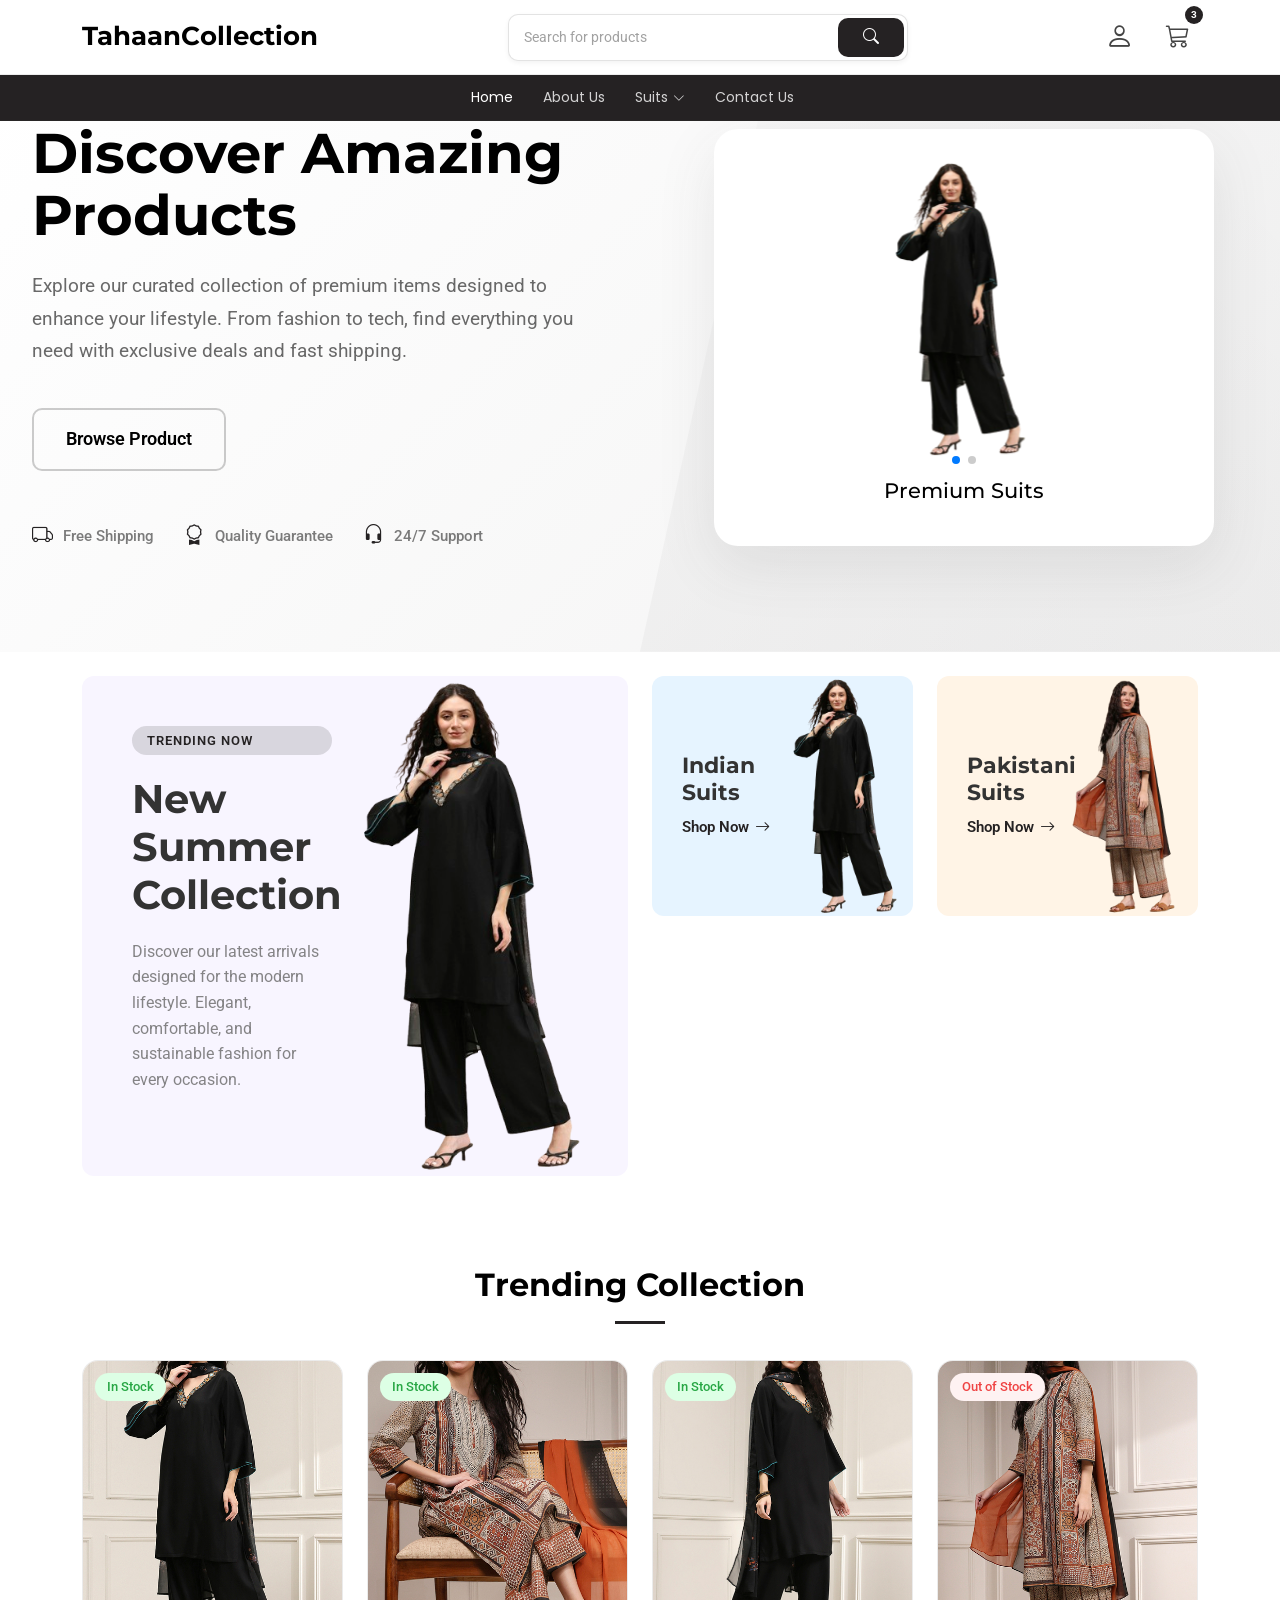
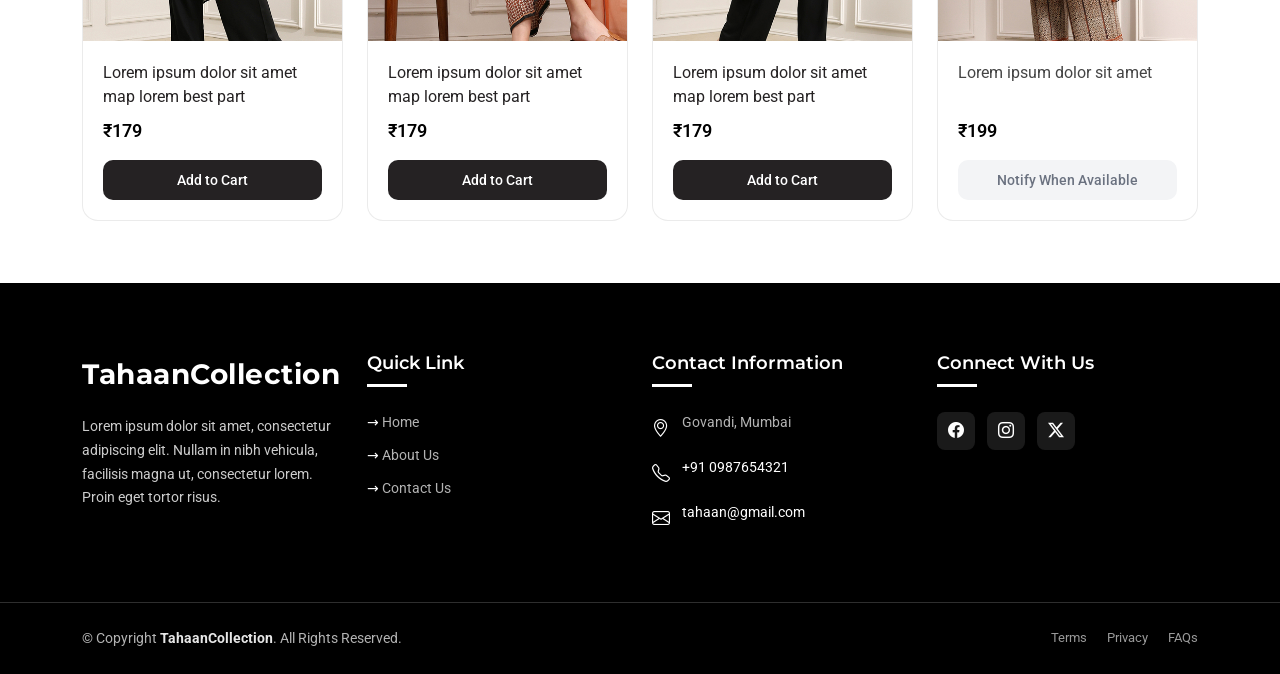
<file: index.html>
<!DOCTYPE html>
<html lang="en">

<head>
  <meta charset="utf-8">
  <meta content="width=device-width, initial-scale=1.0" name="viewport">
  <title>Welcome to Tahaancollection</title>
  <meta name="description" content="">
  <meta name="keywords" content="">

  <!-- Favicons -->
  <!-- <link href="assets/img/favicon.png" rel="icon"> -->
  <link href="assets/img/apple-touch-icon.png" rel="apple-touch-icon">

  <!-- Fonts -->
  <link href="https://fonts.googleapis.com" rel="preconnect">
  <link href="https://fonts.gstatic.com" rel="preconnect" crossorigin>
  <link href="https://fonts.googleapis.com/css2?family=Roboto:ital,wght@0,100;0,300;0,400;0,500;0,700;0,900;1,100;1,300;1,400;1,500;1,700;1,900&family=Montserrat:ital,wght@0,100;0,200;0,300;0,400;0,500;0,600;0,700;0,800;0,900;1,100;1,200;1,300;1,400;1,500;1,600;1,700;1,800;1,900&family=Poppins:ital,wght@0,100;0,200;0,300;0,400;0,500;0,600;0,700;0,800;0,900;1,100;1,200;1,300;1,400;1,500;1,600;1,700;1,800;1,900&display=swap" rel="stylesheet">

  <!-- Vendor CSS Files -->
  <link href="assets/vendor/bootstrap/css/bootstrap.min.css" rel="stylesheet">
  <link href="assets/vendor/bootstrap-icons/bootstrap-icons.css" rel="stylesheet">
  <link href="assets/vendor/swiper/swiper-bundle.min.css" rel="stylesheet">
  <link href="assets/vendor/aos/aos.css" rel="stylesheet">
  <link href="assets/vendor/glightbox/css/glightbox.min.css" rel="stylesheet">
  <link href="assets/vendor/drift-zoom/drift-basic.css" rel="stylesheet">

  <!-- Main CSS File -->
  <link href="assets/css/main.css" rel="stylesheet">
<style>
  .prd-details{
    height: 40px;
  }

  .hero-container {
  display: flex;
  align-items: center;
  justify-content: space-between;
  flex-wrap: wrap; /* allows stacking */
  gap: 2rem;
  padding: 2rem 1rem;
}

/* Left side (text) */
.hero-content {
  flex: 1 1 50%;
  min-width: 280px;
}

/* Right side (image/product showcase) */
.hero-visuals {
  flex: 1 1 45%;
  min-width: 280px;
  display: flex;
  justify-content: center;
}

.product-card {
  margin: auto;
  text-align: center;
}

/* Mobile view (less than 768px) */
@media (max-width: 768px) {
  .product-card {
    max-width: 350px;
    margin: auto;
    text-align: center;
  }
  .hero-container {
    flex-direction: column;
    text-align: center;
  }

  .hero-actions {
    justify-content: center;
  }

  .features-list {
    display: flex;
    justify-content: center;
    gap: 1rem;
    flex-wrap: wrap;
  }

  .hero-visuals {
    margin-top: 2rem;
  }
  .header-nav{
    z-index: 1000 !important;
  }
}
.header-nav {
  position: fixed; /* Keep the header in place */
  /* top: 100px; */
  width: 100%;
  z-index: -1;
  transition: transform 0.3s ease-in-out; /* Smooth transition for hiding/showing */
}

.header-nav.scroll-down {
  transform: translateY(-100%);
}

.header-nav.scroll-up {
  transform: translateY(0);
}

</style>
</head>

<body class="index-page">

  <header id="header" class="header sticky-top">
    
    <!-- Main Header -->
    <div class="main-header">
      <div class="container-fluid container-xl">
        <div class="d-flex py-2 align-items-center justify-content-between">

          <!-- Logo -->
          <a href="index.html" class="logo d-flex align-items-center">
            <!-- Uncomment the line below if you also wish to use an image logo -->
            <!-- <img src="assets/img/logo.webp" alt=""> -->
            <h1 class="sitename">TahaanCollection</h1>
          </a>

          <!-- Search -->
          <form class="search-form desktop-search-form">
            <div class="input-group">
              <input type="text" class="form-control" placeholder="Search for products">
              <button class="btn" type="submit">
                <i class="bi bi-search"></i>
              </button>
            </div>
          </form>

          <!-- Actions -->
          <div class="header-actions d-flex align-items-center justify-content-end">

            <!-- Mobile Search Toggle -->
            <button class="header-action-btn mobile-search-toggle d-xl-none" type="button" data-bs-toggle="collapse" data-bs-target="#mobileSearch" aria-expanded="false" aria-controls="mobileSearch">
              <i class="bi bi-search"></i>
            </button>

            <!-- Account -->
            <div class="dropdown account-dropdown">
              <button class="header-action-btn" data-bs-toggle="dropdown">
                <i class="bi bi-person"></i>
              </button>
              <div class="dropdown-menu">
                <div class="dropdown-header">
                  <h6>Welcome to <span class="sitename">TahaanCollection</span></h6>
                  <p class="mb-0">Access account &amp; manage orders</p>
                </div>
                <div class="dropdown-body">
                  <a class="dropdown-item d-flex align-items-center" href="account.html">
                    <i class="bi bi-person-circle me-2"></i>
                    <span>My Profile</span>
                  </a>
                  <a class="dropdown-item d-flex align-items-center" href="account.html">
                    <i class="bi bi-bag-check me-2"></i>
                    <span>My Orders</span>
                  </a>
                  <!-- <a class="dropdown-item d-flex align-items-center" href="account.html">
                    <i class="bi bi-heart me-2"></i>
                    <span>My Wishlist</span>
                  </a> -->
                  <!-- <a class="dropdown-item d-flex align-items-center" href="account.html">
                    <i class="bi bi-gear me-2"></i>
                    <span>Settings</span>
                  </a> -->
                </div>
                <div class="dropdown-footer">
                  <a href="login.html" class="btn btn-primary w-100 mb-2">Sign In</a>
                  <a href="register.html" class="btn btn-outline-primary w-100">Register</a>
                </div>
              </div>
            </div>

            <!-- Wishlist -->
            <!-- <a href="account.html" class="header-action-btn d-none d-md-block">
              <i class="bi bi-heart"></i>
              <span class="badge">0</span>
            </a> -->

            <!-- Cart -->
            <a href="cart.html" class="header-action-btn">
              <i class="bi bi-cart3"></i>
              <span class="badge">3</span>
            </a>

            <!-- Mobile Navigation Toggle -->
            <i class="mobile-nav-toggle d-xl-none bi bi-list me-0"></i>

          </div>
        </div>
      </div>
    </div>

    <!-- Navigation -->
    <div class="header-nav">
      <div class="container-fluid container-xl position-relative">
        <nav id="navmenu" class="navmenu">
          <ul style="justify-content: center;">
            <li><a href="index.html" class="active">Home</a></li>
            <li><a href="about.html">About Us</a></li>
            <!-- Products Mega Menu 2 -->
            <li class="products-megamenu-2"><a href="#"><span>Suits</span> <i class="bi bi-chevron-down toggle-dropdown"></i></a>

              <!-- Products Mega Menu 2 Mobile View -->
              <ul class="mobile-megamenu">
                <li class="dropdown"><a href="#"><span>Indian Suit</span> <i class="bi bi-chevron-down toggle-dropdown"></i></a>
                  <ul>
                    <!-- <li><a href="#">Shirts &amp; Tops</a></li> -->
                    <li><a href="#">Suit Name 1</a></li>
                    <li><a href="#">Suit Name 2</a></li>
                    <li><a href="#">Suit Name 3</a></li>
                    <li><a href="#">Suit Name 4</a></li>
                  </ul>
                </li>

                <li class="dropdown"><a href="#"><span>Pakistani Suit</span> <i class="bi bi-chevron-down toggle-dropdown"></i></a>
                  <ul>
                    <li><a href="#">Suit Name 1</a></li>
                    <li><a href="#">Suit Name 2</a></li>
                    <li><a href="#">Suit Name 3</a></li>
                    <li><a href="#">Suit Name 4</a></li>
                  </ul>
                </li>
              </ul>
              <!-- End Products Mega Menu 2 Mobile View -->

              <!-- Products Mega Menu 2 Desktop View -->
              <div class="desktop-megamenu">

                <!-- Tabs Content -->
                <div class="megamenu-content tab-content">

                  <!-- Women Tab -->
                  <div class="tab-pane fade show active" id="womens-content-1883" role="tabpanel" aria-labelledby="womens-tab">
                    <div class="category-layout">
                      <div class="categories-section">
                        <div class="category-headers">
                          <h4>Indian Suit</h4>
                          <h4>Pakistani Suit</h4>
                        </div>

                        <div class="category-links">
                          <div class="link-row">
                            <a href="#">Suit Name 1</a>
                            <a href="#">Suit Name 1</a>
                          </div>
                          <div class="link-row">
                            <a href="#">Suit Name 2</a>
                            <a href="#">Suit Name 2</a>
                          </div>
                          <div class="link-row">
                            <a href="#">Suit Name 3</a>
                            <a href="#">Suit Name 3</a>
                          </div>
                          <div class="link-row">
                            <a href="#">Suit Name 4</a>
                            <a href="#">Suit Name 4</a>
                          </div>
                        </div>
                      </div>
                    </div>
                  </div>
                </div>

              </div><!-- End Products Mega Menu 2 Desktop View -->

            </li><!-- End Products Mega Menu 2 -->

            <li><a href="contact.html">Contact Us</a></li>

          </ul>
        </nav>
      </div>
    </div>

    <!-- Mobile Search Form -->
    <div class="collapse" id="mobileSearch">
      <div class="container">
        <form class="search-form">
          <div class="input-group">
            <input type="text" class="form-control" placeholder="Search for products">
            <button class="btn" type="submit">
              <i class="bi bi-search"></i>
            </button>
          </div>
        </form>
      </div>
    </div>

  </header>

  <main class="main">

    <!-- Hero Section -->
    <section id="hero" class="hero section pt-5">

      <div class="container-fluid">
        <div class="hero-container">
          <div class="hero-content">
            <div class="content-wrapper" data-aos="fade-up" data-aos-delay="100">
              <h1 class="hero-title">Discover Amazing Products</h1>
              <p class="hero-description">Explore our curated collection of premium items designed to enhance your lifestyle. From fashion to tech, find everything you need with exclusive deals and fast shipping.</p>
              <div class="hero-actions" data-aos="fade-up" data-aos-delay="200">
                <!-- <a href="#products" class="btn-primary">Shop Now</a> -->
                <a href="#categories" class="btn-secondary">Browse Product</a>
              </div>
              <div class="features-list" data-aos="fade-up" data-aos-delay="300">
                <div class="feature-item">
                  <i class="bi bi-truck"></i>
                  <span>Free Shipping</span>
                </div>
                <div class="feature-item">
                  <i class="bi bi-award"></i>
                  <span>Quality Guarantee</span>
                </div>
                <div class="feature-item">
                  <i class="bi bi-headset"></i>
                  <span>24/7 Support</span>
                </div>
              </div>
            </div>
          </div>

          <div class="hero-visuals">
            <div class="product-showcase" data-aos="fade-left" data-aos-delay="200">
              <div class="product-card featured">
                <div class="swiper mySwiper">
                  <div class="swiper-wrapper">
                    <div class="swiper-slide"><img src="assets/img/suit/ind1-removebg.png" alt="Featured Product" class="img-fluid"></div>
                    <div class="swiper-slide"><img src="assets/img/suit/pak4-removebg.png" alt="Featured Product" class="img-fluid"></div>
                    <!-- <div class="swiper-slide"><img src="assets/img/product/product-2.webp" alt="Featured Product" class="img-fluid"></div> -->
                  </div>
                  <div class="swiper-pagination"></div>
                </div>
                
                <div class="product-info">
                  <h4>Premium Suits</h4>
                </div>
              </div>
            </div>
          </div>
        </div>
      </div>

    </section><!-- /Hero Section -->

    <!-- Promo Cards Section -->
    <section id="promo-cards" class="promo-cards section">
      <div class="container" data-aos="fade-up" data-aos-delay="100">
        <div class="row gy-4">

          <div class="col-lg-6">
            <div class="category-featured" data-aos="fade-right" data-aos-delay="200">
              <div class="category-image">
                <img src="assets/img/suit/ind1-removebg.png" alt="Women's Collection" class="img-fluid">
              </div>
              <div class="category-content">
                <span class="category-tag">Trending Now</span>
                <h2>New Summer Collection</h2>
                <p>Discover our latest arrivals designed for the modern lifestyle. Elegant, comfortable, and sustainable fashion for every occasion.</p>
                <!-- <a href="#" class="btn-shop">Explore Collection <i class="bi bi-arrow-right"></i></a> -->
              </div>
            </div>
          </div>

          <div class="col-lg-6">

            <div class="row gy-4">

              <div class="col-xl-6">
                <div class="category-card cat-men" data-aos="fade-up" data-aos-delay="300">
                  <div class="category-image">
                    <img src="assets/img/suit/ind1-removebg.png" alt="Men's Fashion" class="img-fluid">
                  </div>
                  <div class="category-content">
                    <h4>Indian Suits</h4>
                    <a href="#" class="card-link">Shop Now <i class="bi bi-arrow-right"></i></a>
                  </div>
                </div>
              </div>

              <div class="col-xl-6">
                <div class="category-card cat-kids" data-aos="fade-up" data-aos-delay="400">
                  <div class="category-image">
                    <img src="assets/img/suit/pak4-removebg.png" alt="Kid's Fashion" class="img-fluid">
                  </div>
                  <div class="category-content">
                    <h4>Pakistani Suits</h4>
                    <a href="#" class="card-link">Shop Now <i class="bi bi-arrow-right"></i></a>
                  </div>
                </div>
              </div>
            </div>
          </div>

        </div>

      </div>
    </section><!-- /Promo Cards Section -->
    <!-- Best Sellers Section -->
    <section id="best-sellers" class="best-sellers section">

      <!-- Section Title -->
      <div class="container section-title pb-3" data-aos="fade-up">
        <h2>Trending Collection</h2>
        <!-- <p>Necessitatibus eius consequatur ex aliquid fuga eum quidem sint consectetur velit</p> -->
      </div>
      <!-- End Section Title -->

      <div class="container" data-aos="fade-up" data-aos-delay="100">

        <div class="account">
          <div class="wishlist-grid">
            <!-- Product Item 1 -->
            <div class="wishlist-card" data-aos="fade-up" data-aos-delay="100">
              <div class="wishlist-image">
                <a href="product-details.html"><img src="assets/img/suit/ind1.jpg" alt="Product" loading="lazy" class="img-fluid"></a>
                <div class="sale-badge">In Stock</div>
              </div>
              <div class="wishlist-content">
                <a href="product-details.html"><p class="prd-details">Lorem ipsum dolor sit amet map lorem best part</p></a>
                <div class="product-meta">
                  <div class="price">
                    <span class="current">₹179</span>
                    <!-- <span class="original">₹99.99</span> -->
                  </div>
                </div>
                <button type="button" class="btn-add-cart">Add to Cart</button>
              </div>
            </div>

            <!-- Product Item 2 -->
            <div class="wishlist-card" data-aos="fade-up" data-aos-delay="100">
              <div class="wishlist-image">
                <a href="product-details.html"><img src="assets/img/suit/pak1.jpg" alt="Product" loading="lazy"></a>
                <div class="sale-badge">In Stock</div>
              </div>
              <div class="wishlist-content">
                <a href="product-details.html"><p class="prd-details">Lorem ipsum dolor sit amet map lorem best part</p></a>
                <div class="product-meta">
                  <div class="price">
                    <span class="current">₹179</span>
                    <!-- <span class="original">₹99.99</span> -->
                  </div>
                </div>
                <button type="button" class="btn-add-cart">Add to Cart</button>
              </div>
            </div>

            <!-- Product Item 3 -->
            <div class="wishlist-card" data-aos="fade-up" data-aos-delay="100">
              <div class="wishlist-image">
                <a href="product-details.html"><img src="assets/img/suit/ind3.jpg" alt="Product" loading="lazy"></a>
                <div class="sale-badge">In Stock</div>
              </div>
              <div class="wishlist-content">
                <a href="product-details.html"><p class="prd-details">Lorem ipsum dolor sit amet map lorem best part</p></a>
                <div class="product-meta">
                  <div class="price">
                    <span class="current">₹179</span>
                    <!-- <span class="original">₹99.99</span> -->
                  </div>
                </div>
                <button type="button" class="btn-add-cart">Add to Cart</button>
              </div>
            </div> 

            <!-- Product Item 4 -->
            <div class="wishlist-card" data-aos="fade-up" data-aos-delay="300">
              <div class="wishlist-image">
                <img src="assets/img/suit/pak4.jpg" alt="Product" loading="lazy">
                <div class="out-of-stock-badge">Out of Stock</div>
              </div>
              <div class="wishlist-content">
                <p class="prd-details">Lorem ipsum dolor sit amet</p>
                <div class="product-meta">
                  <div class="price">
                    <span class="current">₹199</span>
                  </div>
                </div>
                <button type="button" class="btn-notify">Notify When Available</button>
              </div>
            </div>
          </div>
          <!-- Product 1 -->
          
          <!-- End Product 4 -->

        </div>

      </div>

    </section>
    <!-- /Best Sellers Section -->
    
    
  </main>

  <footer id="footer" class="footer dark-background">
    <div class="footer-main">
      <div class="container">
        <div class="row gy-4">
          <div class="col-lg-3 col-md-6 col-sm-6">
            <div class="footer-widget footer-about">
              <a href="index.html" class="logo">
                <span class="sitename">TahaanCollection</span>
              </a>
              <p>Lorem ipsum dolor sit amet, consectetur adipiscing elit. Nullam in nibh vehicula, facilisis magna ut, consectetur lorem. Proin eget tortor risus.</p>

            </div>
          </div>

          <div class="col-lg-3 col-md-6 col-sm-6" style="justify-items:center">
            <div class="footer-widget">
              <h4>Quick Link</h4>
              <ul class="footer-links">
                <li><a href="index.html">Home</a></li>
                <li><a href="about.html">About Us</a></li>
                <li><a href="contact.html">Contact Us</a></li>
              </ul>
            </div>
          </div>

          <div class="col-lg-3 col-md-6">
            <div class="footer-widget">
              <h4>Contact Information</h4>
              <div class="footer-contact">
                <div class="contact-item">
                  <i class="bi bi-geo-alt"></i>
                  <span>Govandi, Mumbai</span>
                </div>
                <div class="contact-item">
                  <i class="bi bi-telephone"></i>
                  <span><a href="tel:+910987654321">+91 0987654321</a></span>
                </div>
                <div class="contact-item">
                  <i class="bi bi-envelope"></i>
                  <span><a href="mailto:tahaan@gmail.com">tahaan@gmail.com</a></span>
                </div>
              </div>
            </div>
          </div>
          <div class="col-lg-3 col-md-6 col-sm-6">
            <div class="social-links footer-widget mt-0">
                <h4>Connect With Us</h4>
                <div class="social-icons">
                  <a href="#" aria-label="Facebook"><i class="bi bi-facebook"></i></a>
                  <a href="#" aria-label="Instagram"><i class="bi bi-instagram"></i></a>
                  <a href="#" aria-label="Twitter"><i class="bi bi-twitter-x"></i></a>
                </div>
              </div>
          </div>
        </div>
      </div>
    </div>

    <div class="footer-bottom">
      <div class="container">
        <div class="row gy-3 align-items-center">
          <div class="col-lg-6 col-md-12">
            <div class="copyright">
              <p>© <span>Copyright</span> <strong class="sitename">TahaanCollection</strong>. All Rights Reserved.</p>
            </div>
          </div>

          <div class="col-lg-6 col-md-12">
            <div class="d-flex flex-wrap justify-content-lg-end justify-content-center align-items-center gap-4">
              

              <div class="legal-links">
                <a href="tos.html">Terms</a>
                <a href="privacy.html">Privacy</a>
                <a href="tos.html">FAQs</a>
              </div>
            </div>
          </div>
        </div>

      </div>
    </div>
  </footer>

  <!-- Scroll Top -->
  <a href="#" id="scroll-top" class="scroll-top d-flex align-items-center justify-content-center"><i class="bi bi-arrow-up-short"></i></a>

  <!-- Preloader -->
  <div id="preloader"></div>

  <!-- Vendor JS Files -->
  <script src="assets/vendor/bootstrap/js/bootstrap.bundle.min.js"></script>
  <script src="assets/vendor/php-email-form/validate.js"></script>
  <script src="assets/vendor/swiper/swiper-bundle.min.js"></script>
  <script src="assets/vendor/aos/aos.js"></script>
  <script src="assets/vendor/glightbox/js/glightbox.min.js"></script>
  <script src="assets/vendor/drift-zoom/Drift.min.js"></script>
  <script src="assets/vendor/purecounter/purecounter_vanilla.js"></script>
  <script src="assets/js/swiper.js"></script>
  <!-- Main JS File -->
  <script src="assets/js/main.js"></script>
  
</body>

</html>
</file>
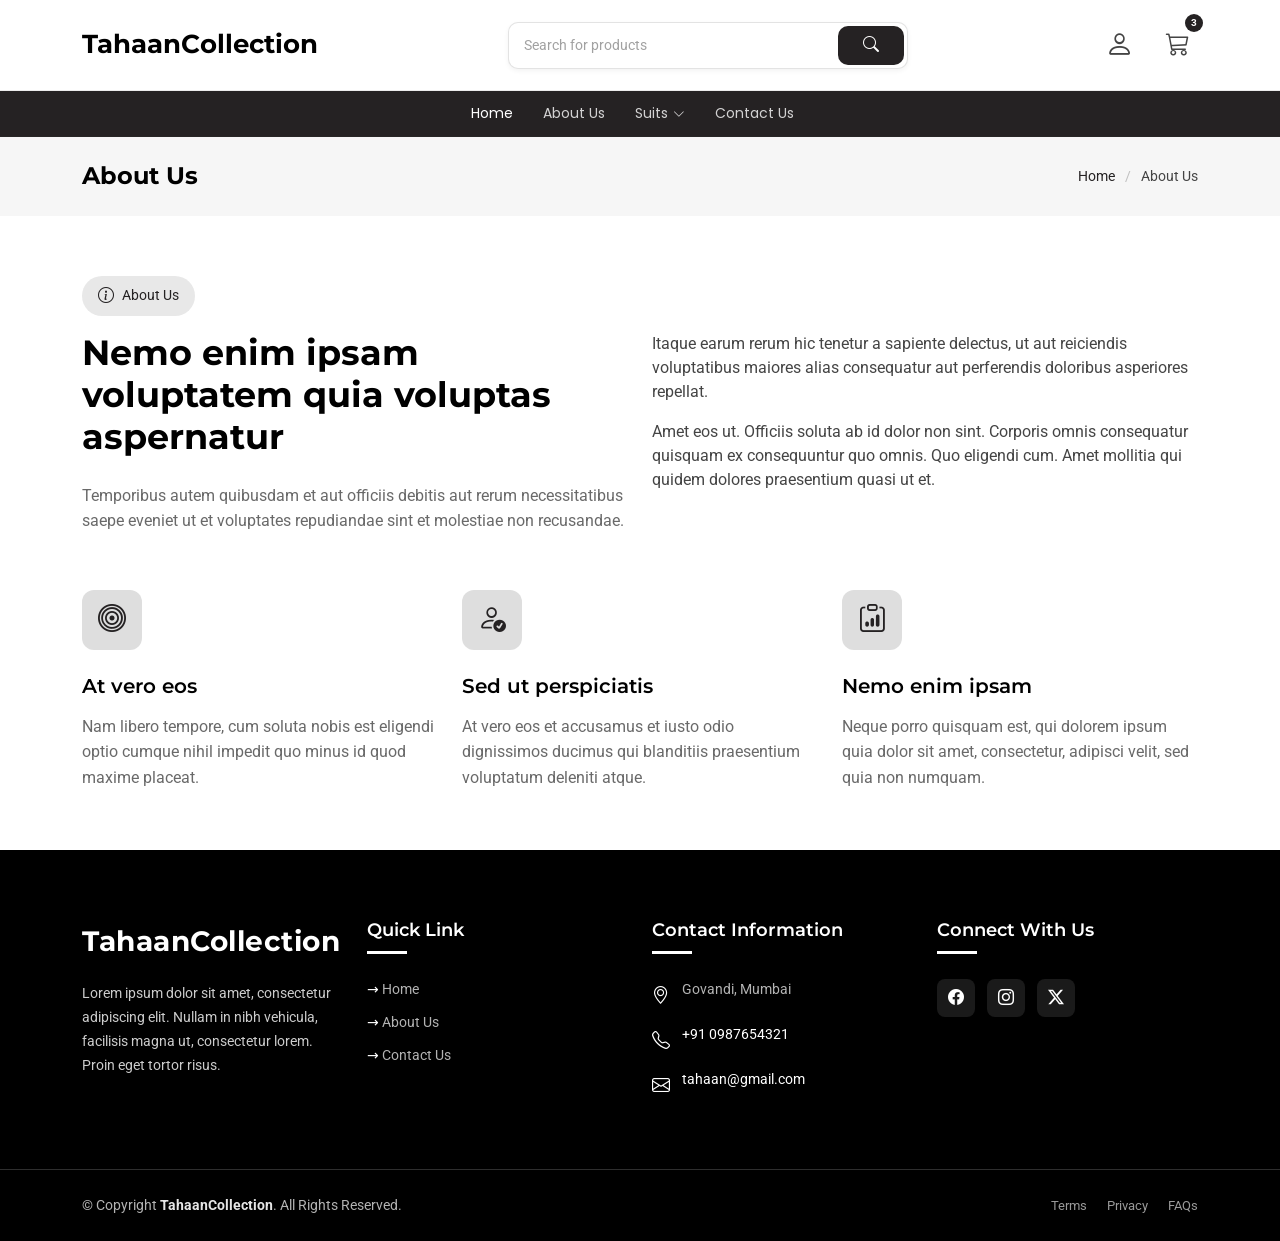
<file: about.html>
<!DOCTYPE html>
<html lang="en">

<head>
  <meta charset="utf-8">
  <meta content="width=device-width, initial-scale=1.0" name="viewport">
  <title>Product Details - TahaanCollection</title>
  <meta name="description" content="">
  <meta name="keywords" content="">

  <!-- Favicons -->
  <!-- <link href="assets/img/favicon.png" rel="icon"> -->
  <link href="assets/img/apple-touch-icon.png" rel="apple-touch-icon">

  <!-- Fonts -->
  <link href="https://fonts.googleapis.com" rel="preconnect">
  <link href="https://fonts.gstatic.com" rel="preconnect" crossorigin>
  <link href="https://fonts.googleapis.com/css2?family=Roboto:ital,wght@0,100;0,300;0,400;0,500;0,700;0,900;1,100;1,300;1,400;1,500;1,700;1,900&family=Montserrat:ital,wght@0,100;0,200;0,300;0,400;0,500;0,600;0,700;0,800;0,900;1,100;1,200;1,300;1,400;1,500;1,600;1,700;1,800;1,900&family=Poppins:ital,wght@0,100;0,200;0,300;0,400;0,500;0,600;0,700;0,800;0,900;1,100;1,200;1,300;1,400;1,500;1,600;1,700;1,800;1,900&display=swap" rel="stylesheet">

  <!-- Vendor CSS Files -->
  <link href="assets/vendor/bootstrap/css/bootstrap.min.css" rel="stylesheet">
  <link href="assets/vendor/bootstrap-icons/bootstrap-icons.css" rel="stylesheet">
  <link href="assets/vendor/swiper/swiper-bundle.min.css" rel="stylesheet">
  <link href="assets/vendor/aos/aos.css" rel="stylesheet">
  <link href="assets/vendor/glightbox/css/glightbox.min.css" rel="stylesheet">
  <link href="assets/vendor/drift-zoom/drift-basic.css" rel="stylesheet">

  <!-- Main CSS File -->
  <link href="assets/css/main.css" rel="stylesheet">

 <style>
  .contact-2 .contact-form-wrapper .form-group .input-with-icon .form-control{
    
     height: 3rem;
  }
   
    .login .auth-btn {
        padding: 8px 24px;
    }
 </style>
</head>

<body class="product-details-page">

  <header id="header" class="header sticky-top">
    
    <!-- Main Header -->
    <div class="main-header">
      <div class="container-fluid container-xl">
        <div class="d-flex py-3 align-items-center justify-content-between">

          <!-- Logo -->
          <a href="index.html" class="logo d-flex align-items-center">
            <!-- Uncomment the line below if you also wish to use an image logo -->
            <!-- <img src="assets/img/logo.webp" alt=""> -->
            <h1 class="sitename">TahaanCollection</h1>
          </a>

          <!-- Search -->
          <form class="search-form desktop-search-form">
            <div class="input-group">
              <input type="text" class="form-control" placeholder="Search for products">
              <button class="btn" type="submit">
                <i class="bi bi-search"></i>
              </button>
            </div>
          </form>

          <!-- Actions -->
          <div class="header-actions d-flex align-items-center justify-content-end">

            <!-- Mobile Search Toggle -->
            <button class="header-action-btn mobile-search-toggle d-xl-none" type="button" data-bs-toggle="collapse" data-bs-target="#mobileSearch" aria-expanded="false" aria-controls="mobileSearch">
              <i class="bi bi-search"></i>
            </button>

            <!-- Account -->
            <div class="dropdown account-dropdown">
              <button class="header-action-btn" data-bs-toggle="dropdown">
                <i class="bi bi-person"></i>
              </button>
              <div class="dropdown-menu">
                <div class="dropdown-header">
                  <h6>Welcome to <span class="sitename">TahaanCollection</span></h6>
                  <p class="mb-0">Access account &amp; manage orders</p>
                </div>
                <div class="dropdown-body">
                  <a class="dropdown-item d-flex align-items-center" href="account.html">
                    <i class="bi bi-person-circle me-2"></i>
                    <span>My Profile</span>
                  </a>
                  <a class="dropdown-item d-flex align-items-center" href="account.html">
                    <i class="bi bi-bag-check me-2"></i>
                    <span>My Orders</span>
                  </a>
                  <!-- <a class="dropdown-item d-flex align-items-center" href="account.html">
                    <i class="bi bi-heart me-2"></i>
                    <span>My Wishlist</span>
                  </a> -->
                  <!-- <a class="dropdown-item d-flex align-items-center" href="account.html">
                    <i class="bi bi-gear me-2"></i>
                    <span>Settings</span>
                  </a> -->
                </div>
                <div class="dropdown-footer">
                  <a href="login.html" class="btn btn-primary w-100 mb-2">Sign In</a>
                  <a href="register.html" class="btn btn-outline-primary w-100">Register</a>
                </div>
              </div>
            </div>

            <!-- Wishlist -->
            <!-- <a href="account.html" class="header-action-btn d-none d-md-block">
              <i class="bi bi-heart"></i>
              <span class="badge">0</span>
            </a> -->

            <!-- Cart -->
            <a href="cart.html" class="header-action-btn">
              <i class="bi bi-cart3"></i>
              <span class="badge">3</span>
            </a>

            <!-- Mobile Navigation Toggle -->
            <i class="mobile-nav-toggle d-xl-none bi bi-list me-0"></i>

          </div>
        </div>
      </div>
    </div>

    <!-- Navigation -->
    <div class="header-nav">
      <div class="container-fluid container-xl position-relative">
        <nav id="navmenu" class="navmenu">
          <ul style="justify-content: center;">
            <li><a href="index.html" class="active">Home</a></li>
            <li><a href="about.html">About Us</a></li>
            <!-- Products Mega Menu 2 -->
            <li class="products-megamenu-2"><a href="#"><span>Suits</span> <i class="bi bi-chevron-down toggle-dropdown"></i></a>

              <!-- Products Mega Menu 2 Mobile View -->
              <ul class="mobile-megamenu">
                <li class="dropdown"><a href="#"><span>Indian Suit</span> <i class="bi bi-chevron-down toggle-dropdown"></i></a>
                  <ul>
                    <!-- <li><a href="#">Shirts &amp; Tops</a></li> -->
                    <li><a href="#">Suit Name 1</a></li>
                    <li><a href="#">Suit Name 2</a></li>
                    <li><a href="#">Suit Name 3</a></li>
                    <li><a href="#">Suit Name 4</a></li>
                  </ul>
                </li>

                <li class="dropdown"><a href="#"><span>Pakistani Suit</span> <i class="bi bi-chevron-down toggle-dropdown"></i></a>
                  <ul>
                    <li><a href="#">Suit Name 1</a></li>
                    <li><a href="#">Suit Name 2</a></li>
                    <li><a href="#">Suit Name 3</a></li>
                    <li><a href="#">Suit Name 4</a></li>
                  </ul>
                </li>
              </ul>
              <!-- End Products Mega Menu 2 Mobile View -->

              <!-- Products Mega Menu 2 Desktop View -->
              <div class="desktop-megamenu">

                <!-- Tabs Content -->
                <div class="megamenu-content tab-content">

                  <!-- Women Tab -->
                  <div class="tab-pane fade show active" id="womens-content-1883" role="tabpanel" aria-labelledby="womens-tab">
                    <div class="category-layout">
                      <div class="categories-section">
                        <div class="category-headers">
                          <h4>Indian Suit</h4>
                          <h4>Pakistani Suit</h4>
                        </div>

                        <div class="category-links">
                          <div class="link-row">
                            <a href="#">Suit Name 1</a>
                            <a href="#">Suit Name 1</a>
                          </div>
                          <div class="link-row">
                            <a href="#">Suit Name 2</a>
                            <a href="#">Suit Name 2</a>
                          </div>
                          <div class="link-row">
                            <a href="#">Suit Name 3</a>
                            <a href="#">Suit Name 3</a>
                          </div>
                          <div class="link-row">
                            <a href="#">Suit Name 4</a>
                            <a href="#">Suit Name 4</a>
                          </div>
                        </div>
                      </div>
                    </div>
                  </div>
                </div>

              </div><!-- End Products Mega Menu 2 Desktop View -->

            </li><!-- End Products Mega Menu 2 -->

            <li><a href="contact.html">Contact Us</a></li>

          </ul>
        </nav>
      </div>
    </div>

    <!-- Mobile Search Form -->
    <div class="collapse" id="mobileSearch">
      <div class="container">
        <form class="search-form">
          <div class="input-group">
            <input type="text" class="form-control" placeholder="Search for products">
            <button class="btn" type="submit">
              <i class="bi bi-search"></i>
            </button>
          </div>
        </form>
      </div>
    </div>

  </header>

    <main class="main">

        <!-- Page Title -->
        <div class="page-title light-background">
        <div class="container d-lg-flex justify-content-between align-items-center">
            <h1 class="mb-2 mb-lg-0">About Us</h1>
            <nav class="breadcrumbs">
            <ol>
                <li><a href="index.html">Home</a></li>
                <li class="current">About Us</li>
            </ol>
            </nav>
        </div>
        </div><!-- End Page Title -->

        <!-- About 2 Section -->
        <section id="about-2" class="about-2 section">

        <div class="container" data-aos="fade-up" data-aos-delay="100">

            <span class="section-badge"><i class="bi bi-info-circle"></i> About Us</span>
            <div class="row">
            <div class="col-lg-6">
                <h2 class="about-title">Nemo enim ipsam voluptatem quia voluptas aspernatur</h2>
                <p class="about-description">Temporibus autem quibusdam et aut officiis debitis aut rerum necessitatibus saepe eveniet ut et voluptates repudiandae sint et molestiae non recusandae.</p>
            </div>
            <div class="col-lg-6">
                <p class="about-text">Itaque earum rerum hic tenetur a sapiente delectus, ut aut reiciendis voluptatibus maiores alias consequatur aut perferendis doloribus asperiores repellat.</p>
                <p class="about-text">Amet eos ut. Officiis soluta ab id dolor non sint. Corporis omnis consequatur quisquam ex consequuntur quo omnis. Quo eligendi cum. Amet mollitia qui quidem dolores praesentium quasi ut et.</p>
            </div>
            </div>

            <div class="row features-boxes gy-4 mt-3">
            <div class="col-lg-4" data-aos="fade-up" data-aos-delay="200">
                <div class="feature-box">
                <div class="icon-box">
                    <i class="bi bi-bullseye"></i>
                </div>
                <h3><a href="#" class="stretched-link">At vero eos</a></h3>
                <p>Nam libero tempore, cum soluta nobis est eligendi optio cumque nihil impedit quo minus id quod maxime placeat.</p>
                </div>
            </div>

            <div class="col-lg-4" data-aos="fade-up" data-aos-delay="300">
                <div class="feature-box">
                <div class="icon-box">
                    <i class="bi bi-person-check"></i>
                </div>
                <h3><a href="#" class="stretched-link">Sed ut perspiciatis</a></h3>
                <p>At vero eos et accusamus et iusto odio dignissimos ducimus qui blanditiis praesentium voluptatum deleniti atque.</p>
                </div>
            </div>

            <div class="col-lg-4" data-aos="fade-up" data-aos-delay="400">
                <div class="feature-box">
                <div class="icon-box">
                    <i class="bi bi-clipboard-data"></i>
                </div>
                <h3><a href="#" class="stretched-link">Nemo enim ipsam</a></h3>
                <p>Neque porro quisquam est, qui dolorem ipsum quia dolor sit amet, consectetur, adipisci velit, sed quia non numquam.</p>
                </div>
            </div>
            </div>

            <!-- <div class="row mt-5">
                <div class="col-lg-12" data-aos="zoom-in" data-aos-delay="200">
                    <div class="video-box">
                    <img src="assets/img/about/about-wide-1.webp" class="img-fluid" alt="Video Thumbnail">
                    <a href="https://www.youtube.com/watch?v=Y7f98aduVJ8" class="glightbox pulsating-play-btn"></a>
                    </div>
                </div>
            </div> -->

        </div>

        </section><!-- /About 2 Section -->

        

    </main>

  <footer id="footer" class="footer dark-background">
    <div class="footer-main">
      <div class="container">
        <div class="row gy-4">
          <div class="col-lg-3 col-md-6 col-sm-6">
            <div class="footer-widget footer-about">
              <a href="index.html" class="logo">
                <span class="sitename">TahaanCollection</span>
              </a>
              <p>Lorem ipsum dolor sit amet, consectetur adipiscing elit. Nullam in nibh vehicula, facilisis magna ut, consectetur lorem. Proin eget tortor risus.</p>

            </div>
          </div>

          <div class="col-lg-3 col-md-6 col-sm-6" style="justify-items:center">
            <div class="footer-widget">
              <h4>Quick Link</h4>
              <ul class="footer-links">
                <li><a href="index.html">Home</a></li>
                <li><a href="about.html">About Us</a></li>
                <li><a href="contact.html">Contact Us</a></li>
              </ul>
            </div>
          </div>

          <div class="col-lg-3 col-md-6">
            <div class="footer-widget">
              <h4>Contact Information</h4>
              <div class="footer-contact">
                <div class="contact-item">
                  <i class="bi bi-geo-alt"></i>
                  <span>Govandi, Mumbai</span>
                </div>
                <div class="contact-item">
                  <i class="bi bi-telephone"></i>
                  <span><a href="tel:+910987654321">+91 0987654321</a></span>
                </div>
                <div class="contact-item">
                  <i class="bi bi-envelope"></i>
                  <span><a href="mailto:tahaan@gmail.com">tahaan@gmail.com</a></span>
                </div>
              </div>
            </div>
          </div>
          <div class="col-lg-3 col-md-6 col-sm-6">
            <div class="social-links footer-widget mt-0">
                <h4>Connect With Us</h4>
                <div class="social-icons">
                  <a href="#" aria-label="Facebook"><i class="bi bi-facebook"></i></a>
                  <a href="#" aria-label="Instagram"><i class="bi bi-instagram"></i></a>
                  <a href="#" aria-label="Twitter"><i class="bi bi-twitter-x"></i></a>
                </div>
              </div>
          </div>
        </div>
      </div>
    </div>

    <div class="footer-bottom">
      <div class="container">
        <div class="row gy-3 align-items-center">
          <div class="col-lg-6 col-md-12">
            <div class="copyright">
              <p>© <span>Copyright</span> <strong class="sitename">TahaanCollection</strong>. All Rights Reserved.</p>
            </div>
          </div>

          <div class="col-lg-6 col-md-12">
            <div class="d-flex flex-wrap justify-content-lg-end justify-content-center align-items-center gap-4">
              

              <div class="legal-links">
                <a href="tos.html">Terms</a>
                <a href="privacy.html">Privacy</a>
                <a href="tos.html">FAQs</a>
              </div>
            </div>
          </div>
        </div>

      </div>
    </div>
  </footer>

  <!-- Scroll Top -->
  <a href="#" id="scroll-top" class="scroll-top d-flex align-items-center justify-content-center"><i class="bi bi-arrow-up-short"></i></a>

  <!-- Preloader -->
  <div id="preloader"></div>

  <!-- Vendor JS Files -->
  <script src="assets/vendor/bootstrap/js/bootstrap.bundle.min.js"></script>
  <script src="assets/vendor/php-email-form/validate.js"></script>
  <script src="assets/vendor/swiper/swiper-bundle.min.js"></script>
  <script src="assets/vendor/aos/aos.js"></script>
  <script src="assets/vendor/glightbox/js/glightbox.min.js"></script>
  <script src="assets/vendor/drift-zoom/Drift.min.js"></script>
  <script src="assets/vendor/purecounter/purecounter_vanilla.js"></script>

  <!-- Main JS File -->
  <script src="assets/js/main.js"></script>

</body>

</html>
</file>
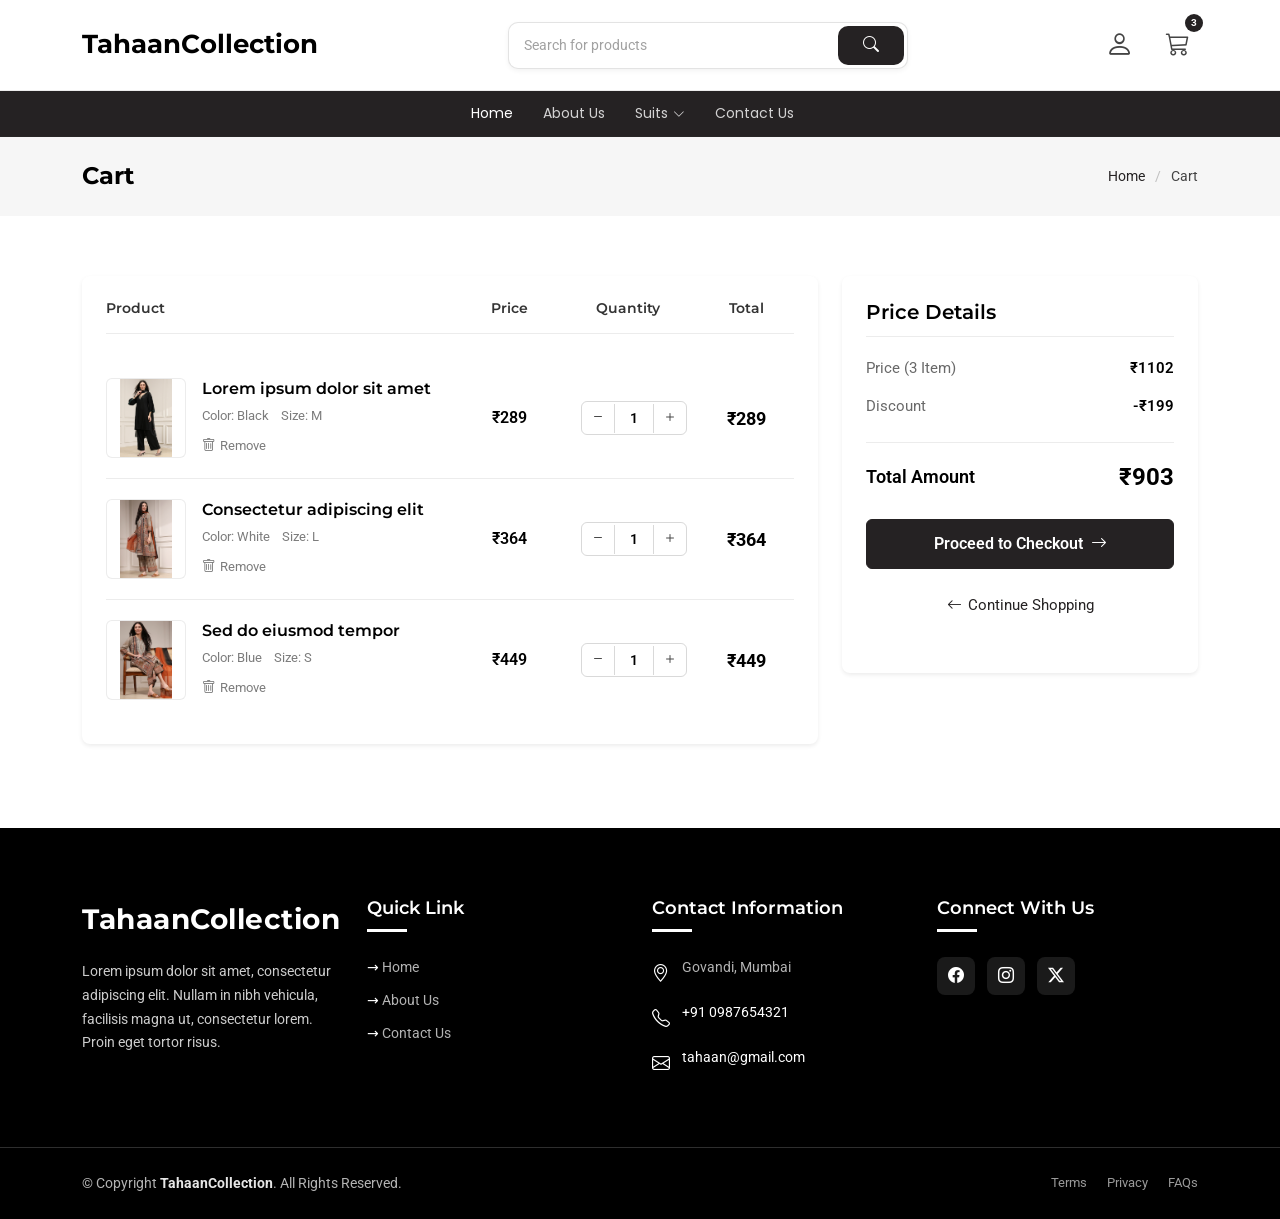
<file: cart.html>
<!DOCTYPE html>
<html lang="en">

<head>
  <meta charset="utf-8">
  <meta content="width=device-width, initial-scale=1.0" name="viewport">
  <title>Welcome to Tahaancollection</title>
  <meta name="description" content="">
  <meta name="keywords" content="">

  <!-- Favicons -->
  <!-- <link href="assets/img/favicon.png" rel="icon"> -->
  <link href="assets/img/apple-touch-icon.png" rel="apple-touch-icon">

  <!-- Fonts -->
  <link href="https://fonts.googleapis.com" rel="preconnect">
  <link href="https://fonts.gstatic.com" rel="preconnect" crossorigin>
  <link href="https://fonts.googleapis.com/css2?family=Roboto:ital,wght@0,100;0,300;0,400;0,500;0,700;0,900;1,100;1,300;1,400;1,500;1,700;1,900&family=Montserrat:ital,wght@0,100;0,200;0,300;0,400;0,500;0,600;0,700;0,800;0,900;1,100;1,200;1,300;1,400;1,500;1,600;1,700;1,800;1,900&family=Poppins:ital,wght@0,100;0,200;0,300;0,400;0,500;0,600;0,700;0,800;0,900;1,100;1,200;1,300;1,400;1,500;1,600;1,700;1,800;1,900&display=swap" rel="stylesheet">

  <!-- Vendor CSS Files -->
  <link href="assets/vendor/bootstrap/css/bootstrap.min.css" rel="stylesheet">
  <link href="assets/vendor/bootstrap-icons/bootstrap-icons.css" rel="stylesheet">
  <link href="assets/vendor/swiper/swiper-bundle.min.css" rel="stylesheet">
  <link href="assets/vendor/aos/aos.css" rel="stylesheet">
  <link href="assets/vendor/glightbox/css/glightbox.min.css" rel="stylesheet">
  <link href="assets/vendor/drift-zoom/drift-basic.css" rel="stylesheet">

  <!-- Main CSS File -->
  <link href="assets/css/main.css" rel="stylesheet">

</head>

<body class="index-page">

  <header id="header" class="header sticky-top">
    
    <!-- Main Header -->
    <div class="main-header">
      <div class="container-fluid container-xl">
        <div class="d-flex py-3 align-items-center justify-content-between">

          <!-- Logo -->
          <a href="index.html" class="logo d-flex align-items-center">
            <!-- Uncomment the line below if you also wish to use an image logo -->
            <!-- <img src="assets/img/logo.webp" alt=""> -->
            <h1 class="sitename">TahaanCollection</h1>
          </a>

          <!-- Search -->
          <form class="search-form desktop-search-form">
            <div class="input-group">
              <input type="text" class="form-control" placeholder="Search for products">
              <button class="btn" type="submit">
                <i class="bi bi-search"></i>
              </button>
            </div>
          </form>

          <!-- Actions -->
          <div class="header-actions d-flex align-items-center justify-content-end">

            <!-- Mobile Search Toggle -->
            <button class="header-action-btn mobile-search-toggle d-xl-none" type="button" data-bs-toggle="collapse" data-bs-target="#mobileSearch" aria-expanded="false" aria-controls="mobileSearch">
              <i class="bi bi-search"></i>
            </button>

            <!-- Account -->
            <div class="dropdown account-dropdown">
              <button class="header-action-btn" data-bs-toggle="dropdown">
                <i class="bi bi-person"></i>
              </button>
              <div class="dropdown-menu">
                <div class="dropdown-header">
                  <h6>Welcome to <span class="sitename">TahaanCollection</span></h6>
                  <p class="mb-0">Access account &amp; manage orders</p>
                </div>
                <div class="dropdown-body">
                  <a class="dropdown-item d-flex align-items-center" href="account.html">
                    <i class="bi bi-person-circle me-2"></i>
                    <span>My Profile</span>
                  </a>
                  <a class="dropdown-item d-flex align-items-center" href="account.html">
                    <i class="bi bi-bag-check me-2"></i>
                    <span>My Orders</span>
                  </a>
                  <!-- <a class="dropdown-item d-flex align-items-center" href="account.html">
                    <i class="bi bi-heart me-2"></i>
                    <span>My Wishlist</span>
                  </a> -->
                  <!-- <a class="dropdown-item d-flex align-items-center" href="account.html">
                    <i class="bi bi-gear me-2"></i>
                    <span>Settings</span>
                  </a> -->
                </div>
                <div class="dropdown-footer">
                  <a href="login.html" class="btn btn-primary w-100 mb-2">Sign In</a>
                  <a href="register.html" class="btn btn-outline-primary w-100">Register</a>
                </div>
              </div>
            </div>

            <!-- Wishlist -->
            <!-- <a href="account.html" class="header-action-btn d-none d-md-block">
              <i class="bi bi-heart"></i>
              <span class="badge">0</span>
            </a> -->

            <!-- Cart -->
            <a href="cart.html" class="header-action-btn">
              <i class="bi bi-cart3"></i>
              <span class="badge">3</span>
            </a>

            <!-- Mobile Navigation Toggle -->
            <i class="mobile-nav-toggle d-xl-none bi bi-list me-0"></i>

          </div>
        </div>
      </div>
    </div>

    <!-- Navigation -->
    <div class="header-nav">
      <div class="container-fluid container-xl position-relative">
        <nav id="navmenu" class="navmenu">
          <ul style="justify-content: center;">
            <li><a href="index.html" class="active">Home</a></li>
            <li><a href="about.html">About Us</a></li>
            <!-- Products Mega Menu 2 -->
            <li class="products-megamenu-2"><a href="#"><span>Suits</span> <i class="bi bi-chevron-down toggle-dropdown"></i></a>

              <!-- Products Mega Menu 2 Mobile View -->
              <ul class="mobile-megamenu">
                <li class="dropdown"><a href="#"><span>Indian Suit</span> <i class="bi bi-chevron-down toggle-dropdown"></i></a>
                  <ul>
                    <!-- <li><a href="#">Shirts &amp; Tops</a></li> -->
                    <li><a href="#">Suit Name 1</a></li>
                    <li><a href="#">Suit Name 2</a></li>
                    <li><a href="#">Suit Name 3</a></li>
                    <li><a href="#">Suit Name 4</a></li>
                  </ul>
                </li>

                <li class="dropdown"><a href="#"><span>Pakistani Suit</span> <i class="bi bi-chevron-down toggle-dropdown"></i></a>
                  <ul>
                    <li><a href="#">Suit Name 1</a></li>
                    <li><a href="#">Suit Name 2</a></li>
                    <li><a href="#">Suit Name 3</a></li>
                    <li><a href="#">Suit Name 4</a></li>
                  </ul>
                </li>
              </ul>
              <!-- End Products Mega Menu 2 Mobile View -->

              <!-- Products Mega Menu 2 Desktop View -->
              <div class="desktop-megamenu">

                <!-- Tabs Content -->
                <div class="megamenu-content tab-content">

                  <!-- Women Tab -->
                  <div class="tab-pane fade show active" id="womens-content-1883" role="tabpanel" aria-labelledby="womens-tab">
                    <div class="category-layout">
                      <div class="categories-section">
                        <div class="category-headers">
                          <h4>Indian Suit</h4>
                          <h4>Pakistani Suit</h4>
                        </div>

                        <div class="category-links">
                          <div class="link-row">
                            <a href="#">Suit Name 1</a>
                            <a href="#">Suit Name 1</a>
                          </div>
                          <div class="link-row">
                            <a href="#">Suit Name 2</a>
                            <a href="#">Suit Name 2</a>
                          </div>
                          <div class="link-row">
                            <a href="#">Suit Name 3</a>
                            <a href="#">Suit Name 3</a>
                          </div>
                          <div class="link-row">
                            <a href="#">Suit Name 4</a>
                            <a href="#">Suit Name 4</a>
                          </div>
                        </div>
                      </div>
                    </div>
                  </div>
                </div>

              </div><!-- End Products Mega Menu 2 Desktop View -->

            </li><!-- End Products Mega Menu 2 -->

            <li><a href="contact.html">Contact Us</a></li>

          </ul>
        </nav>
      </div>
    </div>

    <!-- Mobile Search Form -->
    <div class="collapse" id="mobileSearch">
      <div class="container">
        <form class="search-form">
          <div class="input-group">
            <input type="text" class="form-control" placeholder="Search for products">
            <button class="btn" type="submit">
              <i class="bi bi-search"></i>
            </button>
          </div>
        </form>
      </div>
    </div>

  </header>

    <main class="main">

        <!-- Page Title -->
        <div class="page-title light-background">
        <div class="container d-lg-flex justify-content-between align-items-center">
            <h1 class="mb-2 mb-lg-0">Cart</h1>
            <nav class="breadcrumbs">
            <ol>
                <li><a href="index.html">Home</a></li>
                <li class="current">Cart</li>
            </ol>
            </nav>
        </div>
        </div><!-- End Page Title -->

        <!-- Cart Section -->
        <section id="cart" class="cart section">

        <div class="container" data-aos="fade-up" data-aos-delay="100">

            <div class="row">
            <div class="col-lg-8" data-aos="fade-up" data-aos-delay="200">
                <div class="cart-items">
                <div class="cart-header d-none d-lg-block">
                    <div class="row align-items-center">
                    <div class="col-lg-6">
                        <h5>Product</h5>
                    </div>
                    <div class="col-lg-2 text-center">
                        <h5>Price</h5>
                    </div>
                    <div class="col-lg-2 text-center">
                        <h5>Quantity</h5>
                    </div>
                    <div class="col-lg-2 text-center">
                        <h5>Total</h5>
                    </div>
                    </div>
                </div>

                <!-- Cart Item 1 -->
                <div class="cart-item">
                    <div class="row align-items-center">
                    <div class="col-lg-6 col-12 mt-3 mt-lg-0 mb-lg-0 mb-3">
                        <div class="product-info d-flex align-items-center">
                        <div class="product-image">
                            <img src="assets/img/suit/ind1.jpg" alt="Product" class="img-fluid" loading="lazy">
                        </div>
                        <div class="product-details">
                            <h6 class="product-title">Lorem ipsum dolor sit amet</h6>
                            <div class="product-meta">
                            <span class="product-color">Color: Black</span>
                            <span class="product-size">Size: M</span>
                            </div>
                            <button class="remove-item" type="button">
                            <i class="bi bi-trash"></i> Remove
                            </button>
                        </div>
                        </div>
                    </div>
                    <div class="col-lg-2 col-12 mt-3 mt-lg-0 text-center">
                        <div class="price-tag">
                        <span class="current-price">₹289</span>
                        </div>
                    </div>
                    <div class="col-lg-2 col-12 mt-3 mt-lg-0 text-center">
                        <div class="quantity-selector">
                        <button class="quantity-btn decrease">
                            <i class="bi bi-dash"></i>
                        </button>
                        <input type="number" class="quantity-input" value="1" min="1" max="5">
                        <button class="quantity-btn increase">
                            <i class="bi bi-plus"></i>
                        </button>
                        </div>
                    </div>
                    <div class="col-lg-2 col-12 mt-3 mt-lg-0 text-center">
                        <div class="item-total">
                        <span>₹289</span>
                        </div>
                    </div>
                    </div>
                </div><!-- End Cart Item -->

                <!-- Cart Item 2 -->
                <div class="cart-item">
                    <div class="row align-items-center">
                    <div class="col-lg-6 col-12 mt-3 mt-lg-0 mb-lg-0 mb-3">
                        <div class="product-info d-flex align-items-center">
                        <div class="product-image">
                            <img src="assets/img/suit/pak4.jpg" alt="Product" class="img-fluid" loading="lazy">
                        </div>
                        <div class="product-details">
                            <h6 class="product-title">Consectetur adipiscing elit</h6>
                            <div class="product-meta">
                            <span class="product-color">Color: White</span>
                            <span class="product-size">Size: L</span>
                            </div>
                            <button class="remove-item" type="button">
                            <i class="bi bi-trash"></i> Remove
                            </button>
                        </div>
                        </div>
                    </div>
                    <div class="col-lg-2 col-12 mt-3 mt-lg-0 text-center">
                        <div class="price-tag">
                        <span class="current-price">₹364</span>
                        <!-- <span class="original-price">₹79.99</span> -->
                        </div>
                    </div>
                    <div class="col-lg-2 col-12 mt-3 mt-lg-0 text-center">
                        <div class="quantity-selector">
                        <button class="quantity-btn decrease">
                            <i class="bi bi-dash"></i>
                        </button>
                        <input type="number" class="quantity-input" value="1" min="1" max="5">
                        <button class="quantity-btn increase">
                            <i class="bi bi-plus"></i>
                        </button>
                        </div>
                    </div>
                    <div class="col-lg-2 col-12 mt-3 mt-lg-0 text-center">
                        <div class="item-total">
                        <span>₹364</span>
                        </div>
                    </div>
                    </div>
                </div><!-- End Cart Item -->

                <!-- Cart Item 3 -->
                <div class="cart-item">
                    <div class="row align-items-center">
                    <div class="col-lg-6 col-12 mt-3 mt-lg-0 mb-lg-0 mb-3">
                        <div class="product-info d-flex align-items-center">
                        <div class="product-image">
                            <img src="assets/img/suit/pak1.jpg" alt="Product" class="img-fluid" loading="lazy">
                        </div>
                        <div class="product-details">
                            <h6 class="product-title">Sed do eiusmod tempor</h6>
                            <div class="product-meta">
                            <span class="product-color">Color: Blue</span>
                            <span class="product-size">Size: S</span>
                            </div>
                            <button class="remove-item" type="button">
                            <i class="bi bi-trash"></i> Remove
                            </button>
                        </div>
                        </div>
                    </div>
                    <div class="col-lg-2 col-12 mt-3 mt-lg-0 text-center">
                        <div class="price-tag">
                        <span class="current-price">₹449</span>
                        </div>
                    </div>
                    <div class="col-lg-2 col-12 mt-3 mt-lg-0 text-center">
                        <div class="quantity-selector">
                        <button class="quantity-btn decrease">
                            <i class="bi bi-dash"></i>
                        </button>
                        <input type="number" class="quantity-input" value="1" min="1" max="5">
                        <button class="quantity-btn increase">
                            <i class="bi bi-plus"></i>
                        </button>
                        </div>
                    </div>
                    <div class="col-lg-2 col-12 mt-3 mt-lg-0 text-center">
                        <div class="item-total">
                        <span>₹449</span>
                        </div>
                    </div>
                    </div>
                </div><!-- End Cart Item -->

                    <!-- <div class="cart-actions">
                        <div class="row">
                            <div class="col-lg-6 mb-3 mb-lg-0">
                                <div class="coupon-form">
                                    <div class="input-group">
                                        <input type="text" class="form-control" placeholder="Coupon code">
                                        <button class="btn btn-outline-accent" type="button">Apply Coupon</button>
                                    </div>
                                </div>
                            </div>
                            <div class="col-lg-6 text-md-end">
                                <button class="btn btn-outline-heading me-2">
                                <i class="bi bi-arrow-clockwise"></i> Update Cart
                                </button>
                                <button class="btn btn-outline-remove">
                                <i class="bi bi-trash"></i> Clear Cart
                                </button>
                            </div>
                        </div>
                    </div> -->
                </div>
            </div>

            <div class="col-lg-4 mt-4 mt-lg-0" data-aos="fade-up" data-aos-delay="300">
                <div class="cart-summary">
                <h4 class="summary-title">Price Details</h4>
                <!-- <div class="summary-item">
                    <span class="summary-label">Free Shipping</span>
                    <span class="summary-value">(Orders over ₹499)</span>
                </div> -->
                <div class="summary-item">
                    <span class="summary-label">Price (3 Item)</span>
                    <span class="summary-value">₹1102</span>
                </div>

                <!-- <div class="summary-item shipping-item">
                    <span class="summary-label">Shipping</span>
                    <div class="shipping-options">
                    <div class="form-check text-end">
                        <input class="form-check-input" type="radio" name="shipping" id="standard" checked="">
                        <label class="form-check-label" for="standard">
                        Standard Delivery - ₹4.99
                        </label>
                    </div>
                    <div class="form-check text-end">
                        <input class="form-check-input" type="radio" name="shipping" id="express">
                        <label class="form-check-label" for="express">
                        Express Delivery - ₹12.99
                        </label>
                    </div>
                    <div class="form-check text-end">
                        <input class="form-check-input" type="radio" name="shipping" id="free">
                        <label class="form-check-label" for="free">
                        Free Shipping (Orders over ₹300)
                        </label>
                    </div>
                    </div>
                </div> -->

                <!-- <div class="summary-item">
                    <span class="summary-label">Delivery Charge</span>
                    <span class="summary-value">₹49</span>
                </div> -->

                <div class="summary-item discount">
                    <span class="summary-label">Discount</span>
                    <span class="summary-value">-₹199</span>
                </div>

                <div class="summary-total">
                    <span class="summary-label">Total Amount</span>
                    <span class="summary-value">₹903</span>
                </div>

                <div class="checkout-button">
                    <a href="checkout.html" class="btn btn-accent w-100">
                    Proceed to Checkout <i class="bi bi-arrow-right"></i>
                    </a>
                </div>

                <div class="continue-shopping">
                    <a href="index.html" class="btn btn-link w-100">
                    <i class="bi bi-arrow-left"></i> Continue Shopping
                    </a>
                </div>

                <!-- <div class="payment-methods">
                    <p class="payment-title">We Accept</p>
                    <div class="payment-icons">
                    <i class="bi bi-credit-card"></i>
                    <i class="bi bi-paypal"></i>
                    <i class="bi bi-wallet2"></i>
                    <i class="bi bi-bank"></i>
                    </div>
                </div> -->
                </div>
            </div>
            </div>

        </div>

        </section><!-- /Cart Section -->

    </main>

  <footer id="footer" class="footer dark-background">
    <div class="footer-main">
      <div class="container">
        <div class="row gy-4">
          <div class="col-lg-3 col-md-6 col-sm-6">
            <div class="footer-widget footer-about">
              <a href="index.html" class="logo">
                <span class="sitename">TahaanCollection</span>
              </a>
              <p>Lorem ipsum dolor sit amet, consectetur adipiscing elit. Nullam in nibh vehicula, facilisis magna ut, consectetur lorem. Proin eget tortor risus.</p>

            </div>
          </div>

          <div class="col-lg-3 col-md-6 col-sm-6" style="justify-items:center">
            <div class="footer-widget">
              <h4>Quick Link</h4>
              <ul class="footer-links">
                <li><a href="index.html">Home</a></li>
                <li><a href="about.html">About Us</a></li>
                <li><a href="contact.html">Contact Us</a></li>
              </ul>
            </div>
          </div>

          <div class="col-lg-3 col-md-6">
            <div class="footer-widget">
              <h4>Contact Information</h4>
              <div class="footer-contact">
                <div class="contact-item">
                  <i class="bi bi-geo-alt"></i>
                  <span>Govandi, Mumbai</span>
                </div>
                <div class="contact-item">
                  <i class="bi bi-telephone"></i>
                  <span><a href="tel:+910987654321">+91 0987654321</a></span>
                </div>
                <div class="contact-item">
                  <i class="bi bi-envelope"></i>
                  <span><a href="mailto:tahaan@gmail.com">tahaan@gmail.com</a></span>
                </div>
              </div>
            </div>
          </div>
          <div class="col-lg-3 col-md-6 col-sm-6">
            <div class="social-links footer-widget mt-0">
                <h4>Connect With Us</h4>
                <div class="social-icons">
                  <a href="#" aria-label="Facebook"><i class="bi bi-facebook"></i></a>
                  <a href="#" aria-label="Instagram"><i class="bi bi-instagram"></i></a>
                  <a href="#" aria-label="Twitter"><i class="bi bi-twitter-x"></i></a>
                </div>
              </div>
          </div>
        </div>
      </div>
    </div>

    <div class="footer-bottom">
      <div class="container">
        <div class="row gy-3 align-items-center">
          <div class="col-lg-6 col-md-12">
            <div class="copyright">
              <p>© <span>Copyright</span> <strong class="sitename">TahaanCollection</strong>. All Rights Reserved.</p>
            </div>
          </div>

          <div class="col-lg-6 col-md-12">
            <div class="d-flex flex-wrap justify-content-lg-end justify-content-center align-items-center gap-4">
              

              <div class="legal-links">
                <a href="tos.html">Terms</a>
                <a href="privacy.html">Privacy</a>
                <a href="tos.html">FAQs</a>
              </div>
            </div>
          </div>
        </div>

      </div>
    </div>
  </footer>

  <!-- Scroll Top -->
  <a href="#" id="scroll-top" class="scroll-top d-flex align-items-center justify-content-center"><i class="bi bi-arrow-up-short"></i></a>

  <!-- Preloader -->
  <div id="preloader"></div>

  <!-- Vendor JS Files -->
  <script src="assets/vendor/bootstrap/js/bootstrap.bundle.min.js"></script>
  <script src="assets/vendor/php-email-form/validate.js"></script>
  <script src="assets/vendor/swiper/swiper-bundle.min.js"></script>
  <script src="assets/vendor/aos/aos.js"></script>
  <script src="assets/vendor/glightbox/js/glightbox.min.js"></script>
  <script src="assets/vendor/drift-zoom/Drift.min.js"></script>
  <script src="assets/vendor/purecounter/purecounter_vanilla.js"></script>
  <script src="assets/js/swiper.js"></script>
  <!-- Main JS File -->
  <script src="assets/js/main.js"></script>
  
</body>

</html>
</file>
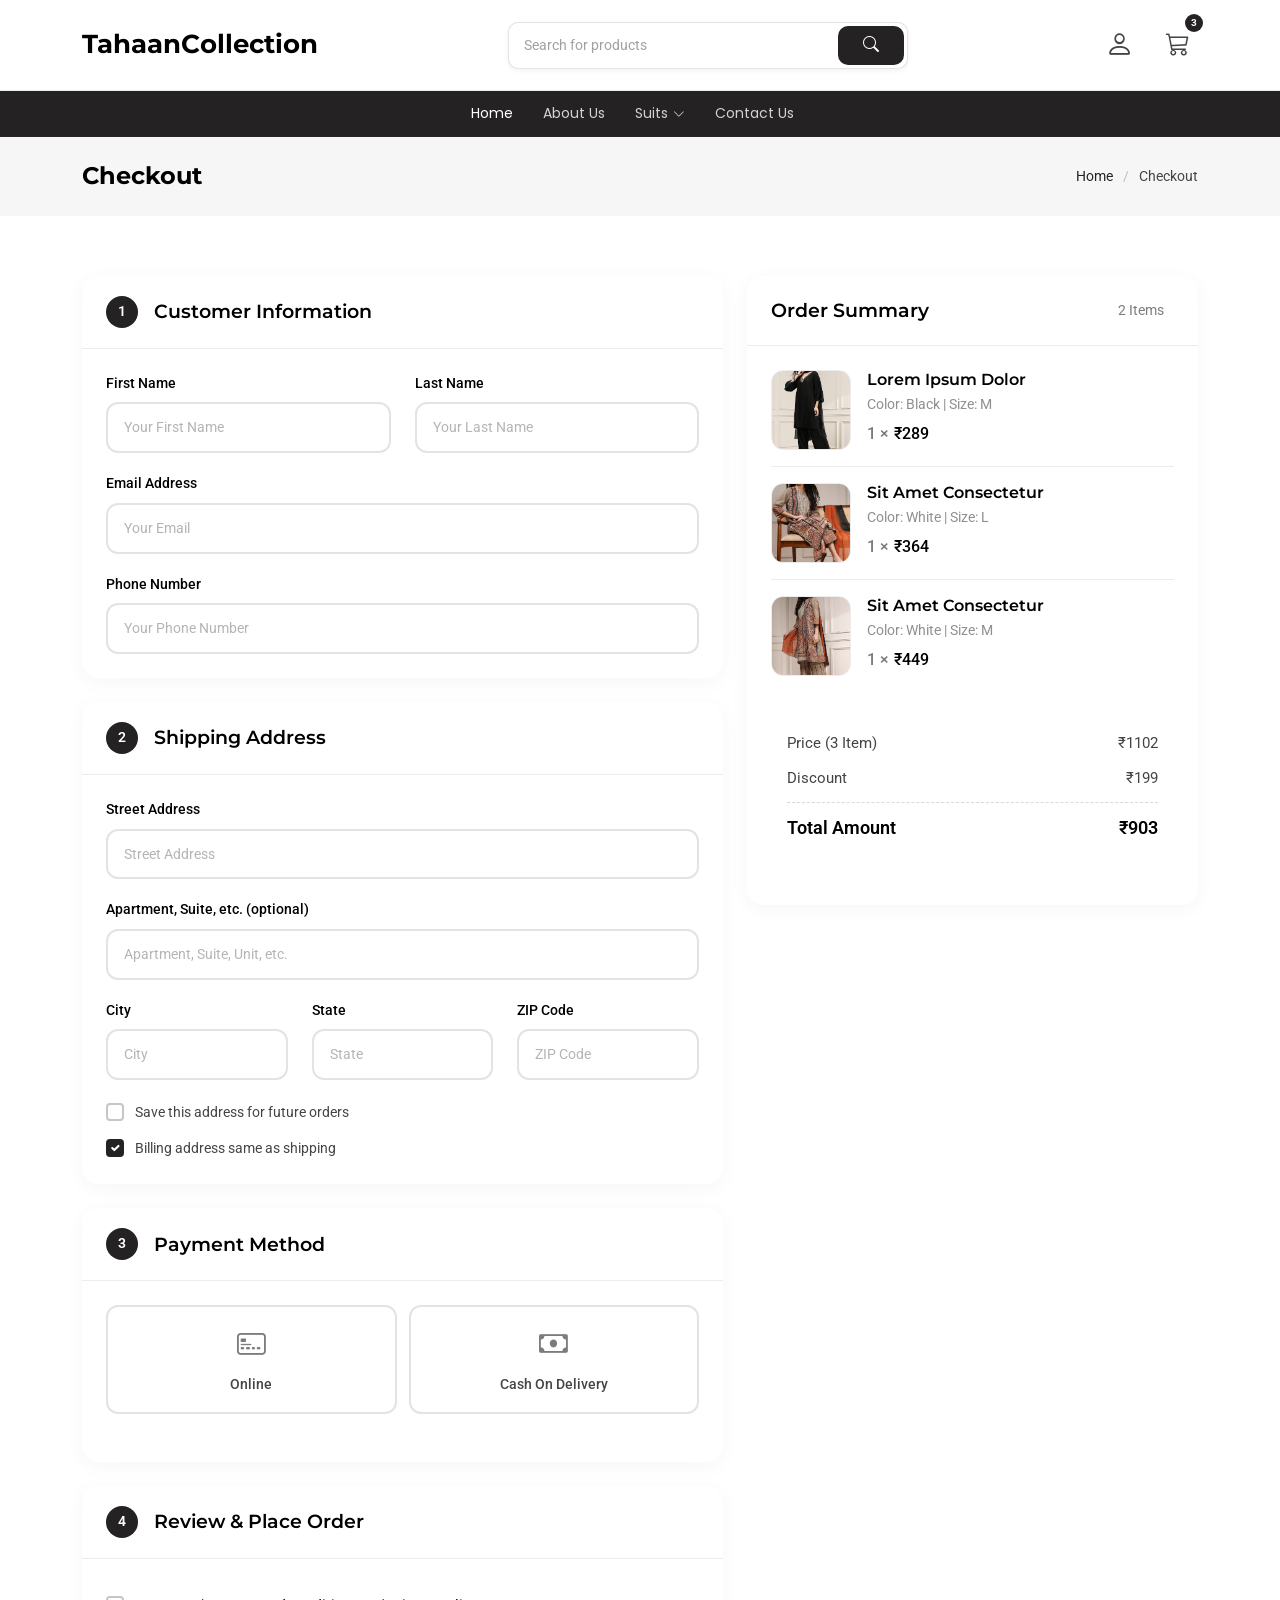
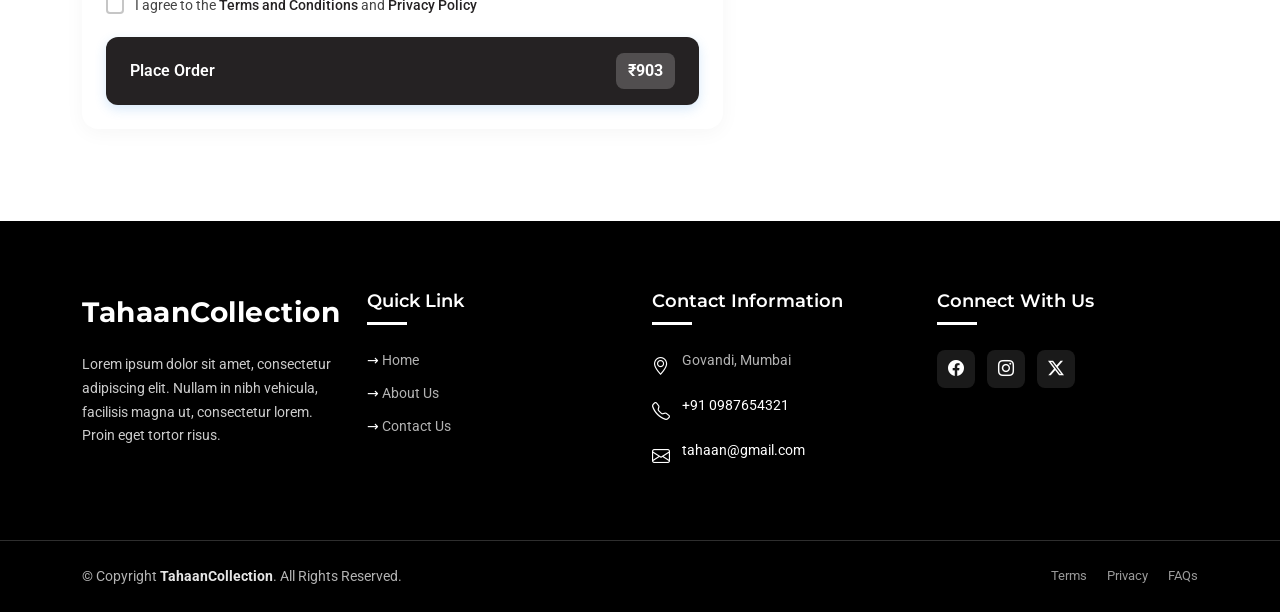
<file: checkout.html>
<!DOCTYPE html>
<html lang="en">

<head>
  <meta charset="utf-8">
  <meta content="width=device-width, initial-scale=1.0" name="viewport">
  <title>Welcome to Tahaancollection</title>
  <meta name="description" content="">
  <meta name="keywords" content="">

  <!-- Favicons -->
  <!-- <link href="assets/img/favicon.png" rel="icon"> -->
  <link href="assets/img/apple-touch-icon.png" rel="apple-touch-icon">

  <!-- Fonts -->
  <link href="https://fonts.googleapis.com" rel="preconnect">
  <link href="https://fonts.gstatic.com" rel="preconnect" crossorigin>
  <link href="https://fonts.googleapis.com/css2?family=Roboto:ital,wght@0,100;0,300;0,400;0,500;0,700;0,900;1,100;1,300;1,400;1,500;1,700;1,900&family=Montserrat:ital,wght@0,100;0,200;0,300;0,400;0,500;0,600;0,700;0,800;0,900;1,100;1,200;1,300;1,400;1,500;1,600;1,700;1,800;1,900&family=Poppins:ital,wght@0,100;0,200;0,300;0,400;0,500;0,600;0,700;0,800;0,900;1,100;1,200;1,300;1,400;1,500;1,600;1,700;1,800;1,900&display=swap" rel="stylesheet">

  <!-- Vendor CSS Files -->
  <link href="assets/vendor/bootstrap/css/bootstrap.min.css" rel="stylesheet">
  <link href="assets/vendor/bootstrap-icons/bootstrap-icons.css" rel="stylesheet">
  <link href="assets/vendor/swiper/swiper-bundle.min.css" rel="stylesheet">
  <link href="assets/vendor/aos/aos.css" rel="stylesheet">
  <link href="assets/vendor/glightbox/css/glightbox.min.css" rel="stylesheet">
  <link href="assets/vendor/drift-zoom/drift-basic.css" rel="stylesheet">

  <!-- Main CSS File -->
  <link href="assets/css/main.css" rel="stylesheet">

</head>

<body class="index-page">

  <header id="header" class="header sticky-top">
    
    <!-- Main Header -->
    <div class="main-header">
      <div class="container-fluid container-xl">
        <div class="d-flex py-3 align-items-center justify-content-between">

          <!-- Logo -->
          <a href="index.html" class="logo d-flex align-items-center">
            <!-- Uncomment the line below if you also wish to use an image logo -->
            <!-- <img src="assets/img/logo.webp" alt=""> -->
            <h1 class="sitename">TahaanCollection</h1>
          </a>

          <!-- Search -->
          <form class="search-form desktop-search-form">
            <div class="input-group">
              <input type="text" class="form-control" placeholder="Search for products">
              <button class="btn" type="submit">
                <i class="bi bi-search"></i>
              </button>
            </div>
          </form>

          <!-- Actions -->
          <div class="header-actions d-flex align-items-center justify-content-end">

            <!-- Mobile Search Toggle -->
            <button class="header-action-btn mobile-search-toggle d-xl-none" type="button" data-bs-toggle="collapse" data-bs-target="#mobileSearch" aria-expanded="false" aria-controls="mobileSearch">
              <i class="bi bi-search"></i>
            </button>

            <!-- Account -->
            <div class="dropdown account-dropdown">
              <button class="header-action-btn" data-bs-toggle="dropdown">
                <i class="bi bi-person"></i>
              </button>
              <div class="dropdown-menu">
                <div class="dropdown-header">
                  <h6>Welcome to <span class="sitename">TahaanCollection</span></h6>
                  <p class="mb-0">Access account &amp; manage orders</p>
                </div>
                <div class="dropdown-body">
                  <a class="dropdown-item d-flex align-items-center" href="account.html">
                    <i class="bi bi-person-circle me-2"></i>
                    <span>My Profile</span>
                  </a>
                  <a class="dropdown-item d-flex align-items-center" href="account.html">
                    <i class="bi bi-bag-check me-2"></i>
                    <span>My Orders</span>
                  </a>
                  <!-- <a class="dropdown-item d-flex align-items-center" href="account.html">
                    <i class="bi bi-heart me-2"></i>
                    <span>My Wishlist</span>
                  </a> -->
                  <!-- <a class="dropdown-item d-flex align-items-center" href="account.html">
                    <i class="bi bi-gear me-2"></i>
                    <span>Settings</span>
                  </a> -->
                </div>
                <div class="dropdown-footer">
                  <a href="login.html" class="btn btn-primary w-100 mb-2">Sign In</a>
                  <a href="register.html" class="btn btn-outline-primary w-100">Register</a>
                </div>
              </div>
            </div>

            <!-- Wishlist -->
            <!-- <a href="account.html" class="header-action-btn d-none d-md-block">
              <i class="bi bi-heart"></i>
              <span class="badge">0</span>
            </a> -->

            <!-- Cart -->
            <a href="cart.html" class="header-action-btn">
              <i class="bi bi-cart3"></i>
              <span class="badge">3</span>
            </a>

            <!-- Mobile Navigation Toggle -->
            <i class="mobile-nav-toggle d-xl-none bi bi-list me-0"></i>

          </div>
        </div>
      </div>
    </div>

    <!-- Navigation -->
    <div class="header-nav">
      <div class="container-fluid container-xl position-relative">
        <nav id="navmenu" class="navmenu">
          <ul style="justify-content: center;">
            <li><a href="index.html" class="active">Home</a></li>
            <li><a href="about.html">About Us</a></li>
            <!-- Products Mega Menu 2 -->
            <li class="products-megamenu-2"><a href="#"><span>Suits</span> <i class="bi bi-chevron-down toggle-dropdown"></i></a>

              <!-- Products Mega Menu 2 Mobile View -->
              <ul class="mobile-megamenu">
                <li class="dropdown"><a href="#"><span>Indian Suit</span> <i class="bi bi-chevron-down toggle-dropdown"></i></a>
                  <ul>
                    <!-- <li><a href="#">Shirts &amp; Tops</a></li> -->
                    <li><a href="#">Suit Name 1</a></li>
                    <li><a href="#">Suit Name 2</a></li>
                    <li><a href="#">Suit Name 3</a></li>
                    <li><a href="#">Suit Name 4</a></li>
                  </ul>
                </li>

                <li class="dropdown"><a href="#"><span>Pakistani Suit</span> <i class="bi bi-chevron-down toggle-dropdown"></i></a>
                  <ul>
                    <li><a href="#">Suit Name 1</a></li>
                    <li><a href="#">Suit Name 2</a></li>
                    <li><a href="#">Suit Name 3</a></li>
                    <li><a href="#">Suit Name 4</a></li>
                  </ul>
                </li>
              </ul>
              <!-- End Products Mega Menu 2 Mobile View -->

              <!-- Products Mega Menu 2 Desktop View -->
              <div class="desktop-megamenu">

                <!-- Tabs Content -->
                <div class="megamenu-content tab-content">

                  <!-- Women Tab -->
                  <div class="tab-pane fade show active" id="womens-content-1883" role="tabpanel" aria-labelledby="womens-tab">
                    <div class="category-layout">
                      <div class="categories-section">
                        <div class="category-headers">
                          <h4>Indian Suit</h4>
                          <h4>Pakistani Suit</h4>
                        </div>

                        <div class="category-links">
                          <div class="link-row">
                            <a href="#">Suit Name 1</a>
                            <a href="#">Suit Name 1</a>
                          </div>
                          <div class="link-row">
                            <a href="#">Suit Name 2</a>
                            <a href="#">Suit Name 2</a>
                          </div>
                          <div class="link-row">
                            <a href="#">Suit Name 3</a>
                            <a href="#">Suit Name 3</a>
                          </div>
                          <div class="link-row">
                            <a href="#">Suit Name 4</a>
                            <a href="#">Suit Name 4</a>
                          </div>
                        </div>
                      </div>
                    </div>
                  </div>
                </div>

              </div><!-- End Products Mega Menu 2 Desktop View -->

            </li><!-- End Products Mega Menu 2 -->

            <li><a href="contact.html">Contact Us</a></li>

          </ul>
        </nav>
      </div>
    </div>

    <!-- Mobile Search Form -->
    <div class="collapse" id="mobileSearch">
      <div class="container">
        <form class="search-form">
          <div class="input-group">
            <input type="text" class="form-control" placeholder="Search for products">
            <button class="btn" type="submit">
              <i class="bi bi-search"></i>
            </button>
          </div>
        </form>
      </div>
    </div>

  </header>

    <main class="main">

    <!-- Page Title -->
    <div class="page-title light-background">
      <div class="container d-lg-flex justify-content-between align-items-center">
        <h1 class="mb-2 mb-lg-0">Checkout</h1>
        <nav class="breadcrumbs">
          <ol>
            <li><a href="index.html">Home</a></li>
            <li class="current">Checkout</li>
          </ol>
        </nav>
      </div>
    </div><!-- End Page Title -->

    <!-- Checkout Section -->
    <section id="checkout" class="checkout section">

      <div class="container" data-aos="fade-up" data-aos-delay="100">

        <div class="row">
          <div class="col-lg-7">
            <!-- Checkout Form -->
            <div class="checkout-container" data-aos="fade-up">
              <form class="checkout-form">
                <!-- Customer Information -->
                <div class="checkout-section" id="customer-info">
                  <div class="section-header">
                    <div class="section-number">1</div>
                    <h3>Customer Information</h3>
                  </div>
                  <div class="section-content">
                    <div class="row">
                      <div class="col-md-6 form-group">
                        <label for="first-name">First Name</label>
                        <input type="text" name="first-name" class="form-control" id="first-name" placeholder="Your First Name" required="">
                      </div>
                      <div class="col-md-6 form-group">
                        <label for="last-name">Last Name</label>
                        <input type="text" name="last-name" class="form-control" id="last-name" placeholder="Your Last Name" required="">
                      </div>
                    </div>
                    <div class="form-group">
                      <label for="email">Email Address</label>
                      <input type="email" class="form-control" name="email" id="email" placeholder="Your Email" required="">
                    </div>
                    <div class="form-group">
                      <label for="phone">Phone Number</label>
                      <input type="tel" class="form-control" name="phone" id="phone" placeholder="Your Phone Number" required="">
                    </div>
                  </div>
                </div>

                <!-- Shipping Address -->
                <div class="checkout-section" id="shipping-address">
                  <div class="section-header">
                    <div class="section-number">2</div>
                    <h3>Shipping Address</h3>
                  </div>
                  <div class="section-content">
                    <div class="form-group">
                      <label for="address">Street Address</label>
                      <input type="text" class="form-control" name="address" id="address" placeholder="Street Address" required="">
                    </div>
                    <div class="form-group">
                      <label for="apartment">Apartment, Suite, etc. (optional)</label>
                      <input type="text" class="form-control" name="apartment" id="apartment" placeholder="Apartment, Suite, Unit, etc.">
                    </div>
                    <div class="row">
                      <div class="col-md-4 form-group">
                        <label for="city">City</label>
                        <input type="text" name="city" class="form-control" id="city" placeholder="City" required="">
                      </div>
                      <div class="col-md-4 form-group">
                        <label for="state">State</label>
                        <input type="text" name="state" class="form-control" id="state" placeholder="State" required="">
                      </div>
                      <div class="col-md-4 form-group">
                        <label for="zip">ZIP Code</label>
                        <input type="text" name="zip" class="form-control" id="zip" placeholder="ZIP Code" required="">
                      </div>
                    </div>
                    
                    <div class="form-check">
                      <input class="form-check-input" type="checkbox" id="save-address" name="save-address">
                      <label class="form-check-label" for="save-address">
                        Save this address for future orders
                      </label>
                    </div>
                    <div class="form-check">
                      <input class="form-check-input" type="checkbox" id="billing-same" name="billing-same" checked="">
                      <label class="form-check-label" for="billing-same">
                        Billing address same as shipping
                      </label>
                    </div>
                  </div>
                </div>

                <!-- Payment Method -->
                <div class="checkout-section" id="payment-method">
                  <div class="section-header">
                    <div class="section-number">3</div>
                    <h3>Payment Method</h3>
                  </div>
                  <div class="section-content">
                    <div class="payment-options">
                      <!-- <div class="payment-option active">
                        <input type="radio" name="payment-method" id="credit-card" checked="">
                        <label for="credit-card">
                          <span class="payment-icon"><i class="bi bi-credit-card-2-front"></i></span>
                          <span class="payment-label">Credit / Debit Card</span>
                        </label>
                      </div> -->
                      <div class="payment-option">
                        <input type="radio" name="payment-method" id="paypal">
                        <label for="paypal">
                          <span class="payment-icon"><i class="bi bi-credit-card-2-front"></i></span>
                          <span class="payment-label">Online</span>
                        </label>
                      </div>
                      <div class="payment-option">
                        <input type="radio" name="payment-method" id="apple-pay">
                        <label for="apple-pay">
                          <span class="payment-icon"><i class="bi bi-cash"></i></span>
                          <span class="payment-label">Cash On Delivery</span>
                        </label>
                      </div>
                    </div>

                    <!-- <div class="payment-details" id="credit-card-details">
                      <div class="form-group">
                        <label for="card-number">Card Number</label>
                        <div class="card-number-wrapper">
                          <input type="text" class="form-control" name="card-number" id="card-number" placeholder="1234 5678 9012 3456" required="">
                          <div class="card-icons">
                            <i class="bi bi-credit-card-2-front"></i>
                            <i class="bi bi-credit-card"></i>
                          </div>
                        </div>
                      </div>
                      <div class="row">
                        <div class="col-md-6 form-group">
                          <label for="expiry">Expiration Date</label>
                          <input type="text" class="form-control" name="expiry" id="expiry" placeholder="MM/YY" required="">
                        </div>
                        <div class="col-md-6 form-group">
                          <label for="cvv">Security Code (CVV)</label>
                          <div class="cvv-wrapper">
                            <input type="text" class="form-control" name="cvv" id="cvv" placeholder="123" required="">
                            <span class="cvv-hint" data-bs-toggle="tooltip" data-bs-placement="top" title="3-digit code on the back of your card">
                              <i class="bi bi-question-circle"></i>
                            </span>
                          </div>
                        </div>
                      </div>
                      <div class="form-group">
                        <label for="card-name">Name on Card</label>
                        <input type="text" class="form-control" name="card-name" id="card-name" placeholder="John Doe" required="">
                      </div>
                    </div> -->

                    <!-- <div class="payment-details d-none" id="paypal-details">
                      <p class="payment-info">You will be redirected to Payment to complete your purchase securely.</p>
                    </div>

                    <div class="payment-details d-none" id="apple-pay-details">
                      <p class="payment-info">You will be prompted to authorize payment with Apple Pay.</p>
                    </div> -->
                  </div>
                </div>

                <!-- Order Review -->
                <div class="checkout-section" id="order-review">
                  <div class="section-header">
                    <div class="section-number">4</div>
                    <h3>Review &amp; Place Order</h3>
                  </div>
                  <div class="section-content">
                    <div class="form-check terms-check">
                      <input class="form-check-input" type="checkbox" id="terms" name="terms" required="">
                      <label class="form-check-label" for="terms">
                        I agree to the <a href="#" data-bs-toggle="modal" data-bs-target="#termsModal">Terms and Conditions</a> and <a href="#" data-bs-toggle="modal" data-bs-target="#privacyModal">Privacy Policy</a>
                      </label>
                    </div>
                    <div class="success-message d-none">Your order has been placed successfully! Thank you for your purchase.</div>
                    <div class="place-order-container">
                      <button type="submit" class="btn btn-primary place-order-btn">
                        <span class="btn-text">Place Order</span>
                        <span class="btn-price">₹903</span>
                      </button>
                    </div>
                  </div>
                </div>
              </form>
            </div>
          </div>

          <div class="col-lg-5">
            <!-- Order Summary -->
            <div class="order-summary" data-aos="fade-left" data-aos-delay="200">
              <div class="order-summary-header">
                <h3>Order Summary</h3>
                <span class="item-count">2 Items</span>
              </div>

              <div class="order-summary-content">
                <div class="order-items">
                  <div class="order-item">
                    <div class="order-item-image">
                      <img src="assets/img/suit/ind1.jpg" alt="Product" class="img-fluid">
                    </div>
                    <div class="order-item-details">
                      <h4>Lorem Ipsum Dolor</h4>
                      <p class="order-item-variant">Color: Black | Size: M</p>
                      <div class="order-item-price">
                        <span class="quantity">1 ×</span>
                        <span class="price">₹289</span>
                      </div>
                    </div>
                  </div>

                  <div class="order-item">
                    <div class="order-item-image">
                      <img src="assets/img/suit/pak1.jpg" alt="Product" class="img-fluid">
                    </div>
                    <div class="order-item-details">
                      <h4>Sit Amet Consectetur</h4>
                      <p class="order-item-variant">Color: White | Size: L</p>
                      <div class="order-item-price">
                        <span class="quantity">1 ×</span>
                        <span class="price">₹364</span>
                      </div>
                    </div>
                  </div>

                  <div class="order-item">
                    <div class="order-item-image">
                      <img src="assets/img/suit/pak4.jpg" alt="Product" class="img-fluid">
                    </div>
                    <div class="order-item-details">
                      <h4>Sit Amet Consectetur</h4>
                      <p class="order-item-variant">Color: White | Size: M</p>
                      <div class="order-item-price">
                        <span class="quantity">1 ×</span>
                        <span class="price">₹449</span>
                      </div>
                    </div>
                  </div>
                </div>

                <!-- <div class="promo-code">
                  <div class="input-group">
                    <input type="text" class="form-control" placeholder="Promo Code" aria-label="Promo Code">
                    <button class="btn btn-outline-primary" type="button">Apply</button>
                  </div>
                </div> -->

                <div class="order-totals">
                  <div class="order-subtotal d-flex justify-content-between">
                    <span>Price (3 Item)</span>
                    <span>₹1102</span>
                  </div>
                  <div class="order-shipping d-flex justify-content-between">
                    <span>Discount</span>
                    <span>₹199</span>
                  </div>
                  <!-- <div class="order-tax d-flex justify-content-between">
                    <span>Tax</span>
                    <span>₹21.00</span>
                  </div> -->
                  <div class="order-total d-flex justify-content-between">
                    <span>Total Amount</span>
                    <span>₹903</span>
                  </div>
                </div>

                
              </div>
            </div>
          </div>
        </div>

        <!-- Terms and Privacy Modals -->
        <div class="modal fade" id="termsModal" tabindex="-1" aria-labelledby="termsModalLabel" aria-hidden="true">
          <div class="modal-dialog modal-dialog-scrollable">
            <div class="modal-content">
              <div class="modal-header">
                <h5 class="modal-title" id="termsModalLabel">Terms and Conditions</h5>
                <button type="button" class="btn-close" data-bs-dismiss="modal" aria-label="Close"></button>
              </div>
              <div class="modal-body">
                <p>Lorem ipsum dolor sit amet, consectetur adipiscing elit. Nullam in dui mauris. Vivamus hendrerit arcu sed erat molestie vehicula. Sed auctor neque eu tellus rhoncus ut eleifend nibh porttitor. Ut in nulla enim. Phasellus molestie magna non est bibendum non venenatis nisl tempor.</p>
                <p>Suspendisse in orci enim. Vivamus hendrerit arcu sed erat molestie vehicula. Sed auctor neque eu tellus rhoncus ut eleifend nibh porttitor. Ut in nulla enim. Phasellus molestie magna non est bibendum non venenatis nisl tempor.</p>
                <p>Suspendisse in orci enim. Vivamus hendrerit arcu sed erat molestie vehicula. Sed auctor neque eu tellus rhoncus ut eleifend nibh porttitor. Ut in nulla enim. Phasellus molestie magna non est bibendum non venenatis nisl tempor.</p>
              </div>
              <div class="modal-footer">
                <button type="button" class="btn btn-primary" data-bs-dismiss="modal">I Understand</button>
              </div>
            </div>
          </div>
        </div>

        <div class="modal fade" id="privacyModal" tabindex="-1" aria-labelledby="privacyModalLabel" aria-hidden="true">
          <div class="modal-dialog modal-dialog-scrollable">
            <div class="modal-content">
              <div class="modal-header">
                <h5 class="modal-title" id="privacyModalLabel">Privacy Policy</h5>
                <button type="button" class="btn-close" data-bs-dismiss="modal" aria-label="Close"></button>
              </div>
              <div class="modal-body">
                <p>Lorem ipsum dolor sit amet, consectetur adipiscing elit. Nullam in dui mauris. Vivamus hendrerit arcu sed erat molestie vehicula. Sed auctor neque eu tellus rhoncus ut eleifend nibh porttitor. Ut in nulla enim.</p>
                <p>Suspendisse in orci enim. Vivamus hendrerit arcu sed erat molestie vehicula. Sed auctor neque eu tellus rhoncus ut eleifend nibh porttitor. Ut in nulla enim. Phasellus molestie magna non est bibendum non venenatis nisl tempor.</p>
                <p>Suspendisse in orci enim. Vivamus hendrerit arcu sed erat molestie vehicula. Sed auctor neque eu tellus rhoncus ut eleifend nibh porttitor. Ut in nulla enim. Phasellus molestie magna non est bibendum non venenatis nisl tempor.</p>
              </div>
              <div class="modal-footer">
                <button type="button" class="btn btn-primary" data-bs-dismiss="modal">I Understand</button>
              </div>
            </div>
          </div>
        </div>

      </div>

    </section><!-- /Checkout Section -->

  </main>

  <footer id="footer" class="footer dark-background">
    <div class="footer-main">
      <div class="container">
        <div class="row gy-4">
          <div class="col-lg-3 col-md-6 col-sm-6">
            <div class="footer-widget footer-about">
              <a href="index.html" class="logo">
                <span class="sitename">TahaanCollection</span>
              </a>
              <p>Lorem ipsum dolor sit amet, consectetur adipiscing elit. Nullam in nibh vehicula, facilisis magna ut, consectetur lorem. Proin eget tortor risus.</p>

            </div>
          </div>

          <div class="col-lg-3 col-md-6 col-sm-6" style="justify-items:center">
            <div class="footer-widget">
              <h4>Quick Link</h4>
              <ul class="footer-links">
                <li><a href="index.html">Home</a></li>
                <li><a href="about.html">About Us</a></li>
                <li><a href="contact.html">Contact Us</a></li>
              </ul>
            </div>
          </div>

          <div class="col-lg-3 col-md-6">
            <div class="footer-widget">
              <h4>Contact Information</h4>
              <div class="footer-contact">
                <div class="contact-item">
                  <i class="bi bi-geo-alt"></i>
                  <span>Govandi, Mumbai</span>
                </div>
                <div class="contact-item">
                  <i class="bi bi-telephone"></i>
                  <span><a href="tel:+910987654321">+91 0987654321</a></span>
                </div>
                <div class="contact-item">
                  <i class="bi bi-envelope"></i>
                  <span><a href="mailto:tahaan@gmail.com">tahaan@gmail.com</a></span>
                </div>
              </div>
            </div>
          </div>
          <div class="col-lg-3 col-md-6 col-sm-6">
            <div class="social-links footer-widget mt-0">
                <h4>Connect With Us</h4>
                <div class="social-icons">
                  <a href="#" aria-label="Facebook"><i class="bi bi-facebook"></i></a>
                  <a href="#" aria-label="Instagram"><i class="bi bi-instagram"></i></a>
                  <a href="#" aria-label="Twitter"><i class="bi bi-twitter-x"></i></a>
                </div>
              </div>
          </div>
        </div>
      </div>
    </div>

    <div class="footer-bottom">
      <div class="container">
        <div class="row gy-3 align-items-center">
          <div class="col-lg-6 col-md-12">
            <div class="copyright">
              <p>© <span>Copyright</span> <strong class="sitename">TahaanCollection</strong>. All Rights Reserved.</p>
            </div>
          </div>

          <div class="col-lg-6 col-md-12">
            <div class="d-flex flex-wrap justify-content-lg-end justify-content-center align-items-center gap-4">
              

              <div class="legal-links">
                <a href="tos.html">Terms</a>
                <a href="privacy.html">Privacy</a>
                <a href="tos.html">FAQs</a>
              </div>
            </div>
          </div>
        </div>

      </div>
    </div>
  </footer>

  <!-- Scroll Top -->
  <a href="#" id="scroll-top" class="scroll-top d-flex align-items-center justify-content-center"><i class="bi bi-arrow-up-short"></i></a>

  <!-- Preloader -->
  <div id="preloader"></div>

  <!-- Vendor JS Files -->
  <script src="assets/vendor/bootstrap/js/bootstrap.bundle.min.js"></script>
  <script src="assets/vendor/php-email-form/validate.js"></script>
  <script src="assets/vendor/swiper/swiper-bundle.min.js"></script>
  <script src="assets/vendor/aos/aos.js"></script>
  <script src="assets/vendor/glightbox/js/glightbox.min.js"></script>
  <script src="assets/vendor/drift-zoom/Drift.min.js"></script>
  <script src="assets/vendor/purecounter/purecounter_vanilla.js"></script>
  <script src="assets/js/swiper.js"></script>
  <!-- Main JS File -->
  <script src="assets/js/main.js"></script>
  
</body>

</html>
</file>
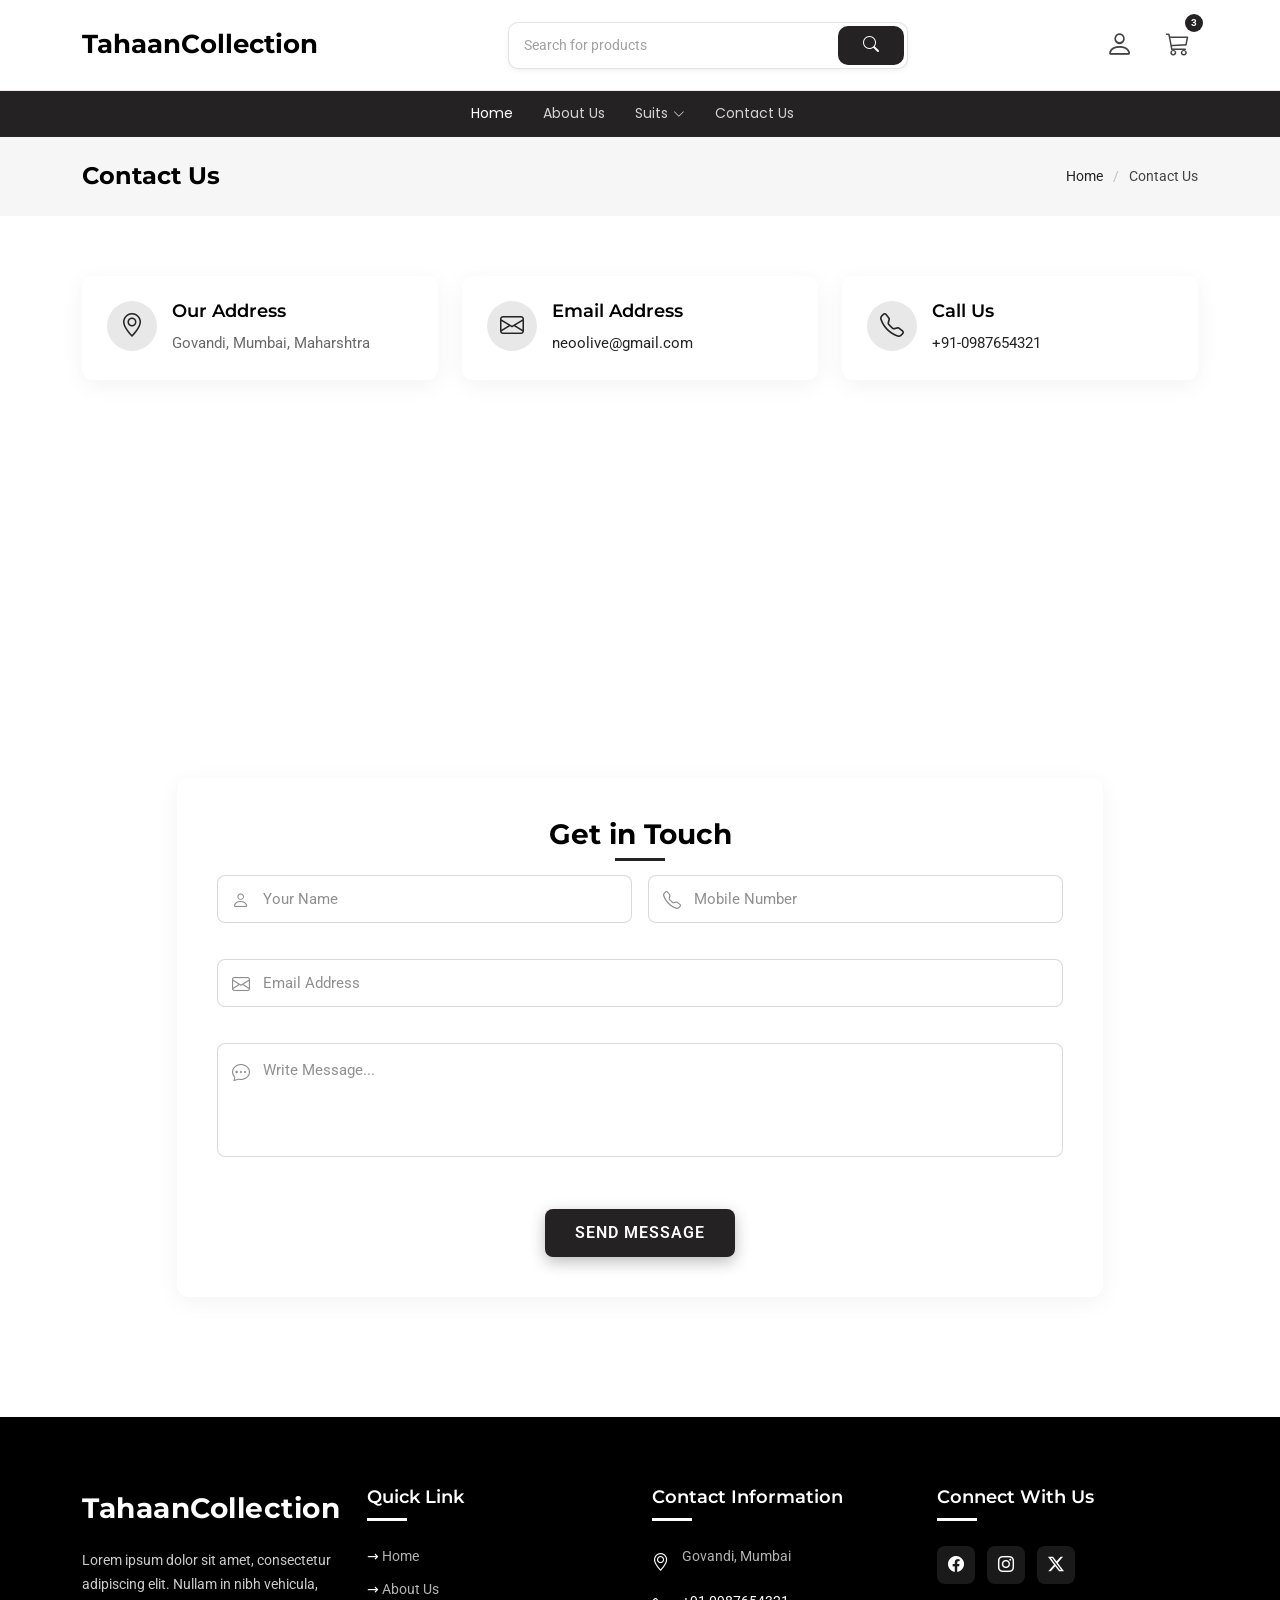
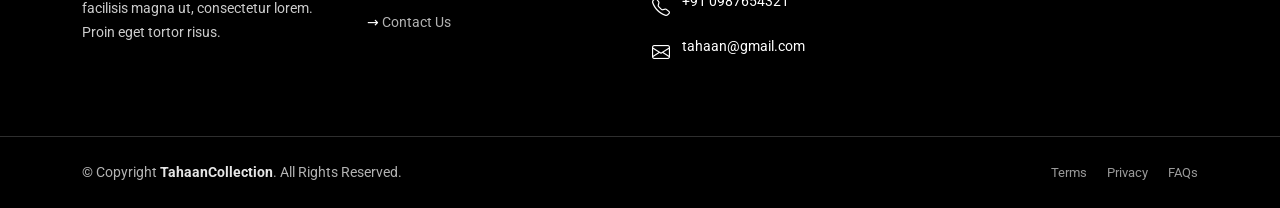
<file: contact.html>
<!DOCTYPE html>
<html lang="en">

<head>
  <meta charset="utf-8">
  <meta content="width=device-width, initial-scale=1.0" name="viewport">
  <title>Product Details - TahaanCollection</title>
  <meta name="description" content="">
  <meta name="keywords" content="">

  <!-- Favicons -->
  <!-- <link href="assets/img/favicon.png" rel="icon"> -->
  <link href="assets/img/apple-touch-icon.png" rel="apple-touch-icon">

  <!-- Fonts -->
  <link href="https://fonts.googleapis.com" rel="preconnect">
  <link href="https://fonts.gstatic.com" rel="preconnect" crossorigin>
  <link href="https://fonts.googleapis.com/css2?family=Roboto:ital,wght@0,100;0,300;0,400;0,500;0,700;0,900;1,100;1,300;1,400;1,500;1,700;1,900&family=Montserrat:ital,wght@0,100;0,200;0,300;0,400;0,500;0,600;0,700;0,800;0,900;1,100;1,200;1,300;1,400;1,500;1,600;1,700;1,800;1,900&family=Poppins:ital,wght@0,100;0,200;0,300;0,400;0,500;0,600;0,700;0,800;0,900;1,100;1,200;1,300;1,400;1,500;1,600;1,700;1,800;1,900&display=swap" rel="stylesheet">

  <!-- Vendor CSS Files -->
  <link href="assets/vendor/bootstrap/css/bootstrap.min.css" rel="stylesheet">
  <link href="assets/vendor/bootstrap-icons/bootstrap-icons.css" rel="stylesheet">
  <link href="assets/vendor/swiper/swiper-bundle.min.css" rel="stylesheet">
  <link href="assets/vendor/aos/aos.css" rel="stylesheet">
  <link href="assets/vendor/glightbox/css/glightbox.min.css" rel="stylesheet">
  <link href="assets/vendor/drift-zoom/drift-basic.css" rel="stylesheet">

  <!-- Main CSS File -->
  <link href="assets/css/main.css" rel="stylesheet">

 <style>
  .contact-2 .contact-form-wrapper .form-group .input-with-icon .form-control{
    
     height: 3rem;
  }
   
    .login .auth-btn {
        padding: 8px 24px;
    }
 </style>
</head>

<body class="product-details-page">

  <header id="header" class="header sticky-top">
    
    <!-- Main Header -->
    <div class="main-header">
      <div class="container-fluid container-xl">
        <div class="d-flex py-3 align-items-center justify-content-between">

          <!-- Logo -->
          <a href="index.html" class="logo d-flex align-items-center">
            <!-- Uncomment the line below if you also wish to use an image logo -->
            <!-- <img src="assets/img/logo.webp" alt=""> -->
            <h1 class="sitename">TahaanCollection</h1>
          </a>

          <!-- Search -->
          <form class="search-form desktop-search-form">
            <div class="input-group">
              <input type="text" class="form-control" placeholder="Search for products">
              <button class="btn" type="submit">
                <i class="bi bi-search"></i>
              </button>
            </div>
          </form>

          <!-- Actions -->
          <div class="header-actions d-flex align-items-center justify-content-end">

            <!-- Mobile Search Toggle -->
            <button class="header-action-btn mobile-search-toggle d-xl-none" type="button" data-bs-toggle="collapse" data-bs-target="#mobileSearch" aria-expanded="false" aria-controls="mobileSearch">
              <i class="bi bi-search"></i>
            </button>

            <!-- Account -->
            <div class="dropdown account-dropdown">
              <button class="header-action-btn" data-bs-toggle="dropdown">
                <i class="bi bi-person"></i>
              </button>
              <div class="dropdown-menu">
                <div class="dropdown-header">
                  <h6>Welcome to <span class="sitename">TahaanCollection</span></h6>
                  <p class="mb-0">Access account &amp; manage orders</p>
                </div>
                <div class="dropdown-body">
                  <a class="dropdown-item d-flex align-items-center" href="account.html">
                    <i class="bi bi-person-circle me-2"></i>
                    <span>My Profile</span>
                  </a>
                  <a class="dropdown-item d-flex align-items-center" href="account.html">
                    <i class="bi bi-bag-check me-2"></i>
                    <span>My Orders</span>
                  </a>
                  <!-- <a class="dropdown-item d-flex align-items-center" href="account.html">
                    <i class="bi bi-heart me-2"></i>
                    <span>My Wishlist</span>
                  </a> -->
                  <!-- <a class="dropdown-item d-flex align-items-center" href="account.html">
                    <i class="bi bi-gear me-2"></i>
                    <span>Settings</span>
                  </a> -->
                </div>
                <div class="dropdown-footer">
                  <a href="login.html" class="btn btn-primary w-100 mb-2">Sign In</a>
                  <a href="register.html" class="btn btn-outline-primary w-100">Register</a>
                </div>
              </div>
            </div>

            <!-- Wishlist -->
            <!-- <a href="account.html" class="header-action-btn d-none d-md-block">
              <i class="bi bi-heart"></i>
              <span class="badge">0</span>
            </a> -->

            <!-- Cart -->
            <a href="cart.html" class="header-action-btn">
              <i class="bi bi-cart3"></i>
              <span class="badge">3</span>
            </a>

            <!-- Mobile Navigation Toggle -->
            <i class="mobile-nav-toggle d-xl-none bi bi-list me-0"></i>

          </div>
        </div>
      </div>
    </div>

    <!-- Navigation -->
    <div class="header-nav">
      <div class="container-fluid container-xl position-relative">
        <nav id="navmenu" class="navmenu">
          <ul style="justify-content: center;">
            <li><a href="index.html" class="active">Home</a></li>
            <li><a href="about.html">About Us</a></li>
            <!-- Products Mega Menu 2 -->
            <li class="products-megamenu-2"><a href="#"><span>Suits</span> <i class="bi bi-chevron-down toggle-dropdown"></i></a>

              <!-- Products Mega Menu 2 Mobile View -->
              <ul class="mobile-megamenu">
                <li class="dropdown"><a href="#"><span>Indian Suit</span> <i class="bi bi-chevron-down toggle-dropdown"></i></a>
                  <ul>
                    <!-- <li><a href="#">Shirts &amp; Tops</a></li> -->
                    <li><a href="#">Suit Name 1</a></li>
                    <li><a href="#">Suit Name 2</a></li>
                    <li><a href="#">Suit Name 3</a></li>
                    <li><a href="#">Suit Name 4</a></li>
                  </ul>
                </li>

                <li class="dropdown"><a href="#"><span>Pakistani Suit</span> <i class="bi bi-chevron-down toggle-dropdown"></i></a>
                  <ul>
                    <li><a href="#">Suit Name 1</a></li>
                    <li><a href="#">Suit Name 2</a></li>
                    <li><a href="#">Suit Name 3</a></li>
                    <li><a href="#">Suit Name 4</a></li>
                  </ul>
                </li>
              </ul>
              <!-- End Products Mega Menu 2 Mobile View -->

              <!-- Products Mega Menu 2 Desktop View -->
              <div class="desktop-megamenu">

                <!-- Tabs Content -->
                <div class="megamenu-content tab-content">

                  <!-- Women Tab -->
                  <div class="tab-pane fade show active" id="womens-content-1883" role="tabpanel" aria-labelledby="womens-tab">
                    <div class="category-layout">
                      <div class="categories-section">
                        <div class="category-headers">
                          <h4>Indian Suit</h4>
                          <h4>Pakistani Suit</h4>
                        </div>

                        <div class="category-links">
                          <div class="link-row">
                            <a href="#">Suit Name 1</a>
                            <a href="#">Suit Name 1</a>
                          </div>
                          <div class="link-row">
                            <a href="#">Suit Name 2</a>
                            <a href="#">Suit Name 2</a>
                          </div>
                          <div class="link-row">
                            <a href="#">Suit Name 3</a>
                            <a href="#">Suit Name 3</a>
                          </div>
                          <div class="link-row">
                            <a href="#">Suit Name 4</a>
                            <a href="#">Suit Name 4</a>
                          </div>
                        </div>
                      </div>
                    </div>
                  </div>
                </div>

              </div><!-- End Products Mega Menu 2 Desktop View -->

            </li><!-- End Products Mega Menu 2 -->

            <li><a href="contact.html">Contact Us</a></li>

          </ul>
        </nav>
      </div>
    </div>

    <!-- Mobile Search Form -->
    <div class="collapse" id="mobileSearch">
      <div class="container">
        <form class="search-form">
          <div class="input-group">
            <input type="text" class="form-control" placeholder="Search for products">
            <button class="btn" type="submit">
              <i class="bi bi-search"></i>
            </button>
          </div>
        </form>
      </div>
    </div>

  </header>

  <main class="main">

    <!-- Page Title -->
    <div class="page-title light-background">
      <div class="container d-lg-flex justify-content-between align-items-center">
        <h1 class="mb-2 mb-lg-0">Contact Us</h1>
        <nav class="breadcrumbs">
          <ol>
            <li><a href="index.html">Home</a></li>
            <li class="current">Contact Us</li>
          </ol>
        </nav>
      </div>
    </div><!-- End Page Title -->

    <section id="contact-2" class="contact-2 section">

      <div class="container" data-aos="fade-up" data-aos-delay="100">

        <!-- Contact Info Boxes -->
        <div class="row gy-4 mb-5">
          <div class="col-lg-4" data-aos="fade-up" data-aos-delay="100">
            <div class="contact-info-box">
              <div class="icon-box">
                <i class="bi bi-geo-alt"></i>
              </div>
              <div class="info-content">
                <h4>Our Address</h4>
                <p>Govandi, Mumbai, Maharshtra</p>
              </div>
            </div>
          </div>

          <div class="col-lg-4" data-aos="fade-up" data-aos-delay="200">
            <div class="contact-info-box">
              <div class="icon-box">
                <i class="bi bi-envelope"></i>
              </div>
              <div class="info-content">
                <h4>Email Address</h4>
                <p><a href="mailto:neoolive@gmail.com">neoolive@gmail.com</a></p>
                <!-- <p>contact@example.com</p> -->
              </div>
            </div>
          </div>

          <div class="col-lg-4" data-aos="fade-up" data-aos-delay="300">
            <div class="contact-info-box">
              <div class="icon-box">
                <i class="bi bi-telephone"></i>
              </div>
              <div class="info-content">
                <h4>Call Us</h4>
                <p><a href="tel:+910987654321">+91-0987654321</a></p>
                <!-- <p>Saturday: 9 AM - 4 PM</p> -->
              </div>
            </div>
          </div>
        </div>

      </div>

      <!-- Google Maps (Full Width) -->
      <div class="map-section" data-aos="fade-up" data-aos-delay="200">
        <iframe src="https://www.google.com/maps/embed?pb=!1m14!1m8!1m3!1d48389.78314118045!2d-74.006138!3d40.710059!3m2!1i1024!2i768!4f13.1!3m3!1m2!1s0x89c25a22a3bda30d%3A0xb89d1fe6bc499443!2sDowntown%20Conference%20Center!5e0!3m2!1sen!2sus!4v1676961268712!5m2!1sen!2sus" width="100%" height="500" style="border:0;" allowfullscreen="" loading="lazy" referrerpolicy="no-referrer-when-downgrade"></iframe>
      </div>

      <!-- Contact Form Section (Overlapping) -->
      <div class="container form-container-overlap">
        <div class="row justify-content-center" data-aos="fade-up" data-aos-delay="300">
          <div class="col-lg-10">
            <div class="contact-form-wrapper">
              <h2 class="text-center mb-4">Get in Touch</h2>

              <form action="forms/contact.php" method="post" class="php-email-form">
                <div class="row g-3">
                  <div class="col-md-6">
                    <div class="form-group">
                      <div class="input-with-icon">
                        <i class="bi bi-person"></i>
                        <input type="text" class="form-control" name="name" placeholder="Your Name" required="">
                      </div>
                    </div>
                  </div>

                  <div class="col-md-6">
                    <div class="form-group">
                      <div class="input-with-icon">
                        <i class="bi bi-telephone"></i>
                        <input type="number" class="form-control" name="mobileno" placeholder="Mobile Number" required="">
                      </div>
                    </div>
                  </div>

                  <div class="col-md-12">
                    <div class="form-group">
                      <div class="input-with-icon">
                        <i class="bi bi-envelope"></i>
                        <input type="email" class="form-control" name="email" placeholder="Email Address" required="">
                      </div>
                    </div>
                  </div>

                  <div class="col-12">
                    <div class="form-group">
                      <div class="input-with-icon">
                        <i class="bi bi-chat-dots message-icon"></i>
                        <textarea class="form-control" name="message" placeholder="Write Message..." style="height: 114px" required=""></textarea>
                      </div>
                    </div>
                  </div>

                  <div class="col-12">
                    <div class="loading">Loading</div>
                    <div class="error-message"></div>
                    <div class="sent-message">Your message has been sent. Thank you!</div>
                  </div>

                  <div class="col-12 text-center">
                    <button type="submit" class="btn btn-primary btn-submit">SEND MESSAGE</button>
                  </div>
                </div>
              </form>
            </div>
          </div>
        </div>

      </div>

    </section><!-- /Contact 2 Section -->

  </main>

  <footer id="footer" class="footer dark-background">
    <div class="footer-main">
      <div class="container">
        <div class="row gy-4">
          <div class="col-lg-3 col-md-6 col-sm-6">
            <div class="footer-widget footer-about">
              <a href="index.html" class="logo">
                <span class="sitename">TahaanCollection</span>
              </a>
              <p>Lorem ipsum dolor sit amet, consectetur adipiscing elit. Nullam in nibh vehicula, facilisis magna ut, consectetur lorem. Proin eget tortor risus.</p>

            </div>
          </div>

          <div class="col-lg-3 col-md-6 col-sm-6" style="justify-items:center">
            <div class="footer-widget">
              <h4>Quick Link</h4>
              <ul class="footer-links">
                <li><a href="index.html">Home</a></li>
                <li><a href="about.html">About Us</a></li>
                <li><a href="contact.html">Contact Us</a></li>
              </ul>
            </div>
          </div>

          <div class="col-lg-3 col-md-6">
            <div class="footer-widget">
              <h4>Contact Information</h4>
              <div class="footer-contact">
                <div class="contact-item">
                  <i class="bi bi-geo-alt"></i>
                  <span>Govandi, Mumbai</span>
                </div>
                <div class="contact-item">
                  <i class="bi bi-telephone"></i>
                  <span><a href="tel:+910987654321">+91 0987654321</a></span>
                </div>
                <div class="contact-item">
                  <i class="bi bi-envelope"></i>
                  <span><a href="mailto:tahaan@gmail.com">tahaan@gmail.com</a></span>
                </div>
              </div>
            </div>
          </div>
          <div class="col-lg-3 col-md-6 col-sm-6">
            <div class="social-links footer-widget mt-0">
                <h4>Connect With Us</h4>
                <div class="social-icons">
                  <a href="#" aria-label="Facebook"><i class="bi bi-facebook"></i></a>
                  <a href="#" aria-label="Instagram"><i class="bi bi-instagram"></i></a>
                  <a href="#" aria-label="Twitter"><i class="bi bi-twitter-x"></i></a>
                </div>
              </div>
          </div>
        </div>
      </div>
    </div>

    <div class="footer-bottom">
      <div class="container">
        <div class="row gy-3 align-items-center">
          <div class="col-lg-6 col-md-12">
            <div class="copyright">
              <p>© <span>Copyright</span> <strong class="sitename">TahaanCollection</strong>. All Rights Reserved.</p>
            </div>
          </div>

          <div class="col-lg-6 col-md-12">
            <div class="d-flex flex-wrap justify-content-lg-end justify-content-center align-items-center gap-4">
              

              <div class="legal-links">
                <a href="tos.html">Terms</a>
                <a href="privacy.html">Privacy</a>
                <a href="tos.html">FAQs</a>
              </div>
            </div>
          </div>
        </div>

      </div>
    </div>
  </footer>

  <!-- Scroll Top -->
  <a href="#" id="scroll-top" class="scroll-top d-flex align-items-center justify-content-center"><i class="bi bi-arrow-up-short"></i></a>

  <!-- Preloader -->
  <div id="preloader"></div>

  <!-- Vendor JS Files -->
  <script src="assets/vendor/bootstrap/js/bootstrap.bundle.min.js"></script>
  <script src="assets/vendor/php-email-form/validate.js"></script>
  <script src="assets/vendor/swiper/swiper-bundle.min.js"></script>
  <script src="assets/vendor/aos/aos.js"></script>
  <script src="assets/vendor/glightbox/js/glightbox.min.js"></script>
  <script src="assets/vendor/drift-zoom/Drift.min.js"></script>
  <script src="assets/vendor/purecounter/purecounter_vanilla.js"></script>

  <!-- Main JS File -->
  <script src="assets/js/main.js"></script>

</body>

</html>
</file>
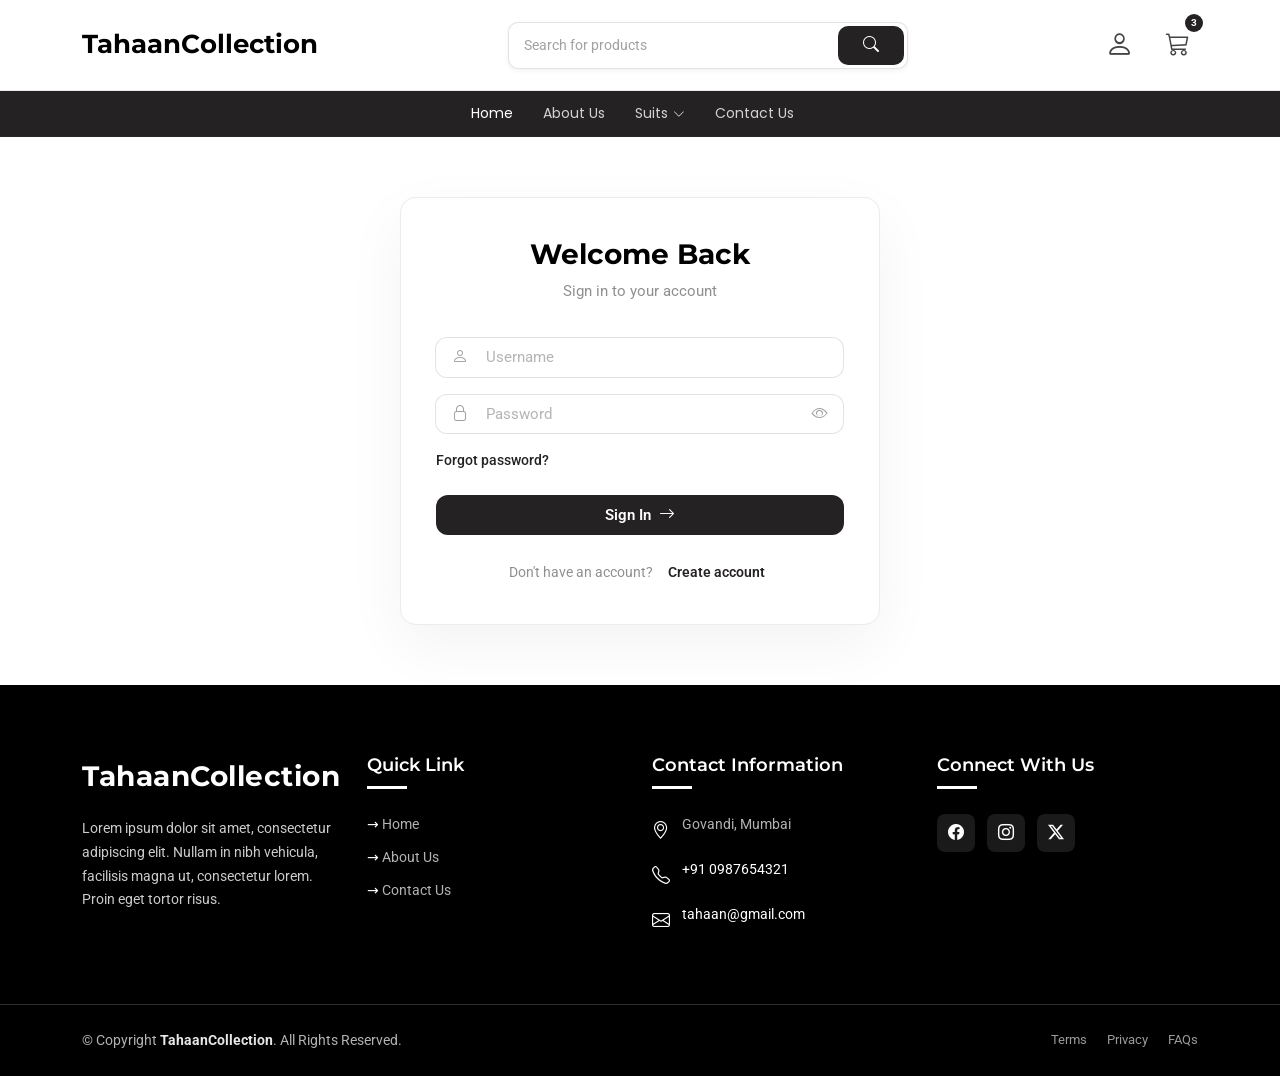
<file: login.html>
<!DOCTYPE html>
<html lang="en">

<head>
  <meta charset="utf-8">
  <meta content="width=device-width, initial-scale=1.0" name="viewport">
  <title>Welcome to Tahaancollection</title>
  <meta name="description" content="">
  <meta name="keywords" content="">

  <!-- Favicons -->
  <!-- <link href="assets/img/favicon.png" rel="icon"> -->
  <link href="assets/img/apple-touch-icon.png" rel="apple-touch-icon">

  <!-- Fonts -->
  <link href="https://fonts.googleapis.com" rel="preconnect">
  <link href="https://fonts.gstatic.com" rel="preconnect" crossorigin>
  <link href="https://fonts.googleapis.com/css2?family=Roboto:ital,wght@0,100;0,300;0,400;0,500;0,700;0,900;1,100;1,300;1,400;1,500;1,700;1,900&family=Montserrat:ital,wght@0,100;0,200;0,300;0,400;0,500;0,600;0,700;0,800;0,900;1,100;1,200;1,300;1,400;1,500;1,600;1,700;1,800;1,900&family=Poppins:ital,wght@0,100;0,200;0,300;0,400;0,500;0,600;0,700;0,800;0,900;1,100;1,200;1,300;1,400;1,500;1,600;1,700;1,800;1,900&display=swap" rel="stylesheet">

  <!-- Vendor CSS Files -->
  <link href="assets/vendor/bootstrap/css/bootstrap.min.css" rel="stylesheet">
  <link href="assets/vendor/bootstrap-icons/bootstrap-icons.css" rel="stylesheet">
  <link href="assets/vendor/swiper/swiper-bundle.min.css" rel="stylesheet">
  <link href="assets/vendor/aos/aos.css" rel="stylesheet">
  <link href="assets/vendor/glightbox/css/glightbox.min.css" rel="stylesheet">
  <link href="assets/vendor/drift-zoom/drift-basic.css" rel="stylesheet">

  <!-- Main CSS File -->
  <link href="assets/css/main.css" rel="stylesheet">

  <style>
    .login .input-group .form-control {
        padding: 8px 8px 8px 50px;
    }
    .login .auth-btn {
        padding: 8px 24px;
    }
  </style>
</head>

<body class="index-page">

  <header id="header" class="header sticky-top">
    
    <!-- Main Header -->
    <div class="main-header">
      <div class="container-fluid container-xl">
        <div class="d-flex py-3 align-items-center justify-content-between">

          <!-- Logo -->
          <a href="index.html" class="logo d-flex align-items-center">
            <!-- Uncomment the line below if you also wish to use an image logo -->
            <!-- <img src="assets/img/logo.webp" alt=""> -->
            <h1 class="sitename">TahaanCollection</h1>
          </a>

          <!-- Search -->
          <form class="search-form desktop-search-form">
            <div class="input-group">
              <input type="text" class="form-control" placeholder="Search for products">
              <button class="btn" type="submit">
                <i class="bi bi-search"></i>
              </button>
            </div>
          </form>

          <!-- Actions -->
          <div class="header-actions d-flex align-items-center justify-content-end">

            <!-- Mobile Search Toggle -->
            <button class="header-action-btn mobile-search-toggle d-xl-none" type="button" data-bs-toggle="collapse" data-bs-target="#mobileSearch" aria-expanded="false" aria-controls="mobileSearch">
              <i class="bi bi-search"></i>
            </button>

            <!-- Account -->
            <div class="dropdown account-dropdown">
              <button class="header-action-btn" data-bs-toggle="dropdown">
                <i class="bi bi-person"></i>
              </button>
              <div class="dropdown-menu">
                <div class="dropdown-header">
                  <h6>Welcome to <span class="sitename">TahaanCollection</span></h6>
                  <p class="mb-0">Access account &amp; manage orders</p>
                </div>
                <div class="dropdown-body">
                  <a class="dropdown-item d-flex align-items-center" href="account.html">
                    <i class="bi bi-person-circle me-2"></i>
                    <span>My Profile</span>
                  </a>
                  <a class="dropdown-item d-flex align-items-center" href="account.html">
                    <i class="bi bi-bag-check me-2"></i>
                    <span>My Orders</span>
                  </a>
                  <!-- <a class="dropdown-item d-flex align-items-center" href="account.html">
                    <i class="bi bi-heart me-2"></i>
                    <span>My Wishlist</span>
                  </a> -->
                  <!-- <a class="dropdown-item d-flex align-items-center" href="account.html">
                    <i class="bi bi-gear me-2"></i>
                    <span>Settings</span>
                  </a> -->
                </div>
                <div class="dropdown-footer">
                  <a href="login.html" class="btn btn-primary w-100 mb-2">Sign In</a>
                  <a href="register.html" class="btn btn-outline-primary w-100">Register</a>
                </div>
              </div>
            </div>

            <!-- Wishlist -->
            <!-- <a href="account.html" class="header-action-btn d-none d-md-block">
              <i class="bi bi-heart"></i>
              <span class="badge">0</span>
            </a> -->

            <!-- Cart -->
            <a href="cart.html" class="header-action-btn">
              <i class="bi bi-cart3"></i>
              <span class="badge">3</span>
            </a>

            <!-- Mobile Navigation Toggle -->
            <i class="mobile-nav-toggle d-xl-none bi bi-list me-0"></i>

          </div>
        </div>
      </div>
    </div>

    <!-- Navigation -->
    <div class="header-nav">
      <div class="container-fluid container-xl position-relative">
        <nav id="navmenu" class="navmenu">
          <ul style="justify-content: center;">
            <li><a href="index.html" class="active">Home</a></li>
            <li><a href="about.html">About Us</a></li>
            <!-- Products Mega Menu 2 -->
            <li class="products-megamenu-2"><a href="#"><span>Suits</span> <i class="bi bi-chevron-down toggle-dropdown"></i></a>

              <!-- Products Mega Menu 2 Mobile View -->
              <ul class="mobile-megamenu">
                <li class="dropdown"><a href="#"><span>Indian Suit</span> <i class="bi bi-chevron-down toggle-dropdown"></i></a>
                  <ul>
                    <!-- <li><a href="#">Shirts &amp; Tops</a></li> -->
                    <li><a href="#">Suit Name 1</a></li>
                    <li><a href="#">Suit Name 2</a></li>
                    <li><a href="#">Suit Name 3</a></li>
                    <li><a href="#">Suit Name 4</a></li>
                  </ul>
                </li>

                <li class="dropdown"><a href="#"><span>Pakistani Suit</span> <i class="bi bi-chevron-down toggle-dropdown"></i></a>
                  <ul>
                    <li><a href="#">Suit Name 1</a></li>
                    <li><a href="#">Suit Name 2</a></li>
                    <li><a href="#">Suit Name 3</a></li>
                    <li><a href="#">Suit Name 4</a></li>
                  </ul>
                </li>
              </ul>
              <!-- End Products Mega Menu 2 Mobile View -->

              <!-- Products Mega Menu 2 Desktop View -->
              <div class="desktop-megamenu">

                <!-- Tabs Content -->
                <div class="megamenu-content tab-content">

                  <!-- Women Tab -->
                  <div class="tab-pane fade show active" id="womens-content-1883" role="tabpanel" aria-labelledby="womens-tab">
                    <div class="category-layout">
                      <div class="categories-section">
                        <div class="category-headers">
                          <h4>Indian Suit</h4>
                          <h4>Pakistani Suit</h4>
                        </div>

                        <div class="category-links">
                          <div class="link-row">
                            <a href="#">Suit Name 1</a>
                            <a href="#">Suit Name 1</a>
                          </div>
                          <div class="link-row">
                            <a href="#">Suit Name 2</a>
                            <a href="#">Suit Name 2</a>
                          </div>
                          <div class="link-row">
                            <a href="#">Suit Name 3</a>
                            <a href="#">Suit Name 3</a>
                          </div>
                          <div class="link-row">
                            <a href="#">Suit Name 4</a>
                            <a href="#">Suit Name 4</a>
                          </div>
                        </div>
                      </div>
                    </div>
                  </div>
                </div>

              </div><!-- End Products Mega Menu 2 Desktop View -->

            </li><!-- End Products Mega Menu 2 -->

            <li><a href="contact.html">Contact Us</a></li>

          </ul>
        </nav>
      </div>
    </div>

    <!-- Mobile Search Form -->
    <div class="collapse" id="mobileSearch">
      <div class="container">
        <form class="search-form">
          <div class="input-group">
            <input type="text" class="form-control" placeholder="Search for products">
            <button class="btn" type="submit">
              <i class="bi bi-search"></i>
            </button>
          </div>
        </form>
      </div>
    </div>

  </header>

  <main class="main">
    
    <!-- Best Sellers Section -->
    <section id="login" class="login section">

      <div class="container" data-aos="fade-up" data-aos-delay="100">

        <div class="row justify-content-center">
          <div class="col-lg-8 col-md-10">
            <div class="auth-container" data-aos="fade-in" data-aos-delay="200">

              <!-- Login Form -->
              <div class="auth-form login-form active">
                <div class="form-header">
                  <h3>Welcome Back</h3>
                  <p>Sign in to your account</p>
                </div>

                <form class="auth-form-content">
                  <div class="input-group mb-3">
                    <span class="input-icon">
                      <i class="bi bi-person"></i>
                    </span>
                    <input type="email" class="form-control" placeholder="Username" required="" autocomplete="email">
                  </div>

                  <div class="input-group mb-3">
                    <span class="input-icon">
                      <i class="bi bi-lock"></i>
                    </span>
                    <input type="password" class="form-control" placeholder="Password" required="" autocomplete="current-password">
                    <span class="password-toggle">
                      <i class="bi bi-eye"></i>
                    </span>
                  </div>

                  <div class="form-options mb-4">
                    <a href="#" class="forgot-password">Forgot password?</a>
                  </div>
                    <a href="index.html" class="auth-btn primary-btn mb-3"> Sign In  <i class="bi bi-arrow-right"></i></a>
                  <!-- <button type="submit" class="auth-btn primary-btn mb-3">
                    Sign In
                    <i class="bi bi-arrow-right"></i>
                  </button> -->

                  <!-- <div class="divider">
                    <span>or</span>
                  </div> -->

                  <!-- <button type="button" class="auth-btn social-btn">
                    <i class="bi bi-google"></i>
                    Continue with Google
                  </button> -->

                  <div class="switch-form">
                    <span>Don't have an account?</span>
                    <button type="button" class="switch-btn" data-target="register">Create account</button>
                  </div>
                </form>
              </div>
          </div>
        </div>
      </div>

    </section><!-- /Login Section -->
    
    
    
  </main>

  <footer id="footer" class="footer dark-background">
    <div class="footer-main">
      <div class="container">
        <div class="row gy-4">
          <div class="col-lg-3 col-md-6 col-sm-6">
            <div class="footer-widget footer-about">
              <a href="index.html" class="logo">
                <span class="sitename">TahaanCollection</span>
              </a>
              <p>Lorem ipsum dolor sit amet, consectetur adipiscing elit. Nullam in nibh vehicula, facilisis magna ut, consectetur lorem. Proin eget tortor risus.</p>

            </div>
          </div>

          <div class="col-lg-3 col-md-6 col-sm-6" style="justify-items:center">
            <div class="footer-widget">
              <h4>Quick Link</h4>
              <ul class="footer-links">
                <li><a href="index.html">Home</a></li>
                <li><a href="about.html">About Us</a></li>
                <li><a href="contact.html">Contact Us</a></li>
              </ul>
            </div>
          </div>

          <div class="col-lg-3 col-md-6">
            <div class="footer-widget">
              <h4>Contact Information</h4>
              <div class="footer-contact">
                <div class="contact-item">
                  <i class="bi bi-geo-alt"></i>
                  <span>Govandi, Mumbai</span>
                </div>
                <div class="contact-item">
                  <i class="bi bi-telephone"></i>
                  <span><a href="tel:+910987654321">+91 0987654321</a></span>
                </div>
                <div class="contact-item">
                  <i class="bi bi-envelope"></i>
                  <span><a href="mailto:tahaan@gmail.com">tahaan@gmail.com</a></span>
                </div>
              </div>
            </div>
          </div>
          <div class="col-lg-3 col-md-6 col-sm-6">
            <div class="social-links footer-widget mt-0">
                <h4>Connect With Us</h4>
                <div class="social-icons">
                  <a href="#" aria-label="Facebook"><i class="bi bi-facebook"></i></a>
                  <a href="#" aria-label="Instagram"><i class="bi bi-instagram"></i></a>
                  <a href="#" aria-label="Twitter"><i class="bi bi-twitter-x"></i></a>
                </div>
              </div>
          </div>
        </div>
      </div>
    </div>

    <div class="footer-bottom">
      <div class="container">
        <div class="row gy-3 align-items-center">
          <div class="col-lg-6 col-md-12">
            <div class="copyright">
              <p>© <span>Copyright</span> <strong class="sitename">TahaanCollection</strong>. All Rights Reserved.</p>
            </div>
          </div>

          <div class="col-lg-6 col-md-12">
            <div class="d-flex flex-wrap justify-content-lg-end justify-content-center align-items-center gap-4">
              

              <div class="legal-links">
                <a href="tos.html">Terms</a>
                <a href="privacy.html">Privacy</a>
                <a href="tos.html">FAQs</a>
              </div>
            </div>
          </div>
        </div>

      </div>
    </div>
  </footer>

  <!-- Scroll Top -->
  <a href="#" id="scroll-top" class="scroll-top d-flex align-items-center justify-content-center"><i class="bi bi-arrow-up-short"></i></a>

  <!-- Preloader -->
  <div id="preloader"></div>

  <!-- Vendor JS Files -->
  <script src="assets/vendor/bootstrap/js/bootstrap.bundle.min.js"></script>
  <script src="assets/vendor/php-email-form/validate.js"></script>
  <script src="assets/vendor/swiper/swiper-bundle.min.js"></script>
  <script src="assets/vendor/aos/aos.js"></script>
  <script src="assets/vendor/glightbox/js/glightbox.min.js"></script>
  <script src="assets/vendor/drift-zoom/Drift.min.js"></script>
  <script src="assets/vendor/purecounter/purecounter_vanilla.js"></script>
  <script src="assets/js/swiper.js"></script>
  <!-- Main JS File -->
  <script src="assets/js/main.js"></script>
  
</body>

</html>
</file>
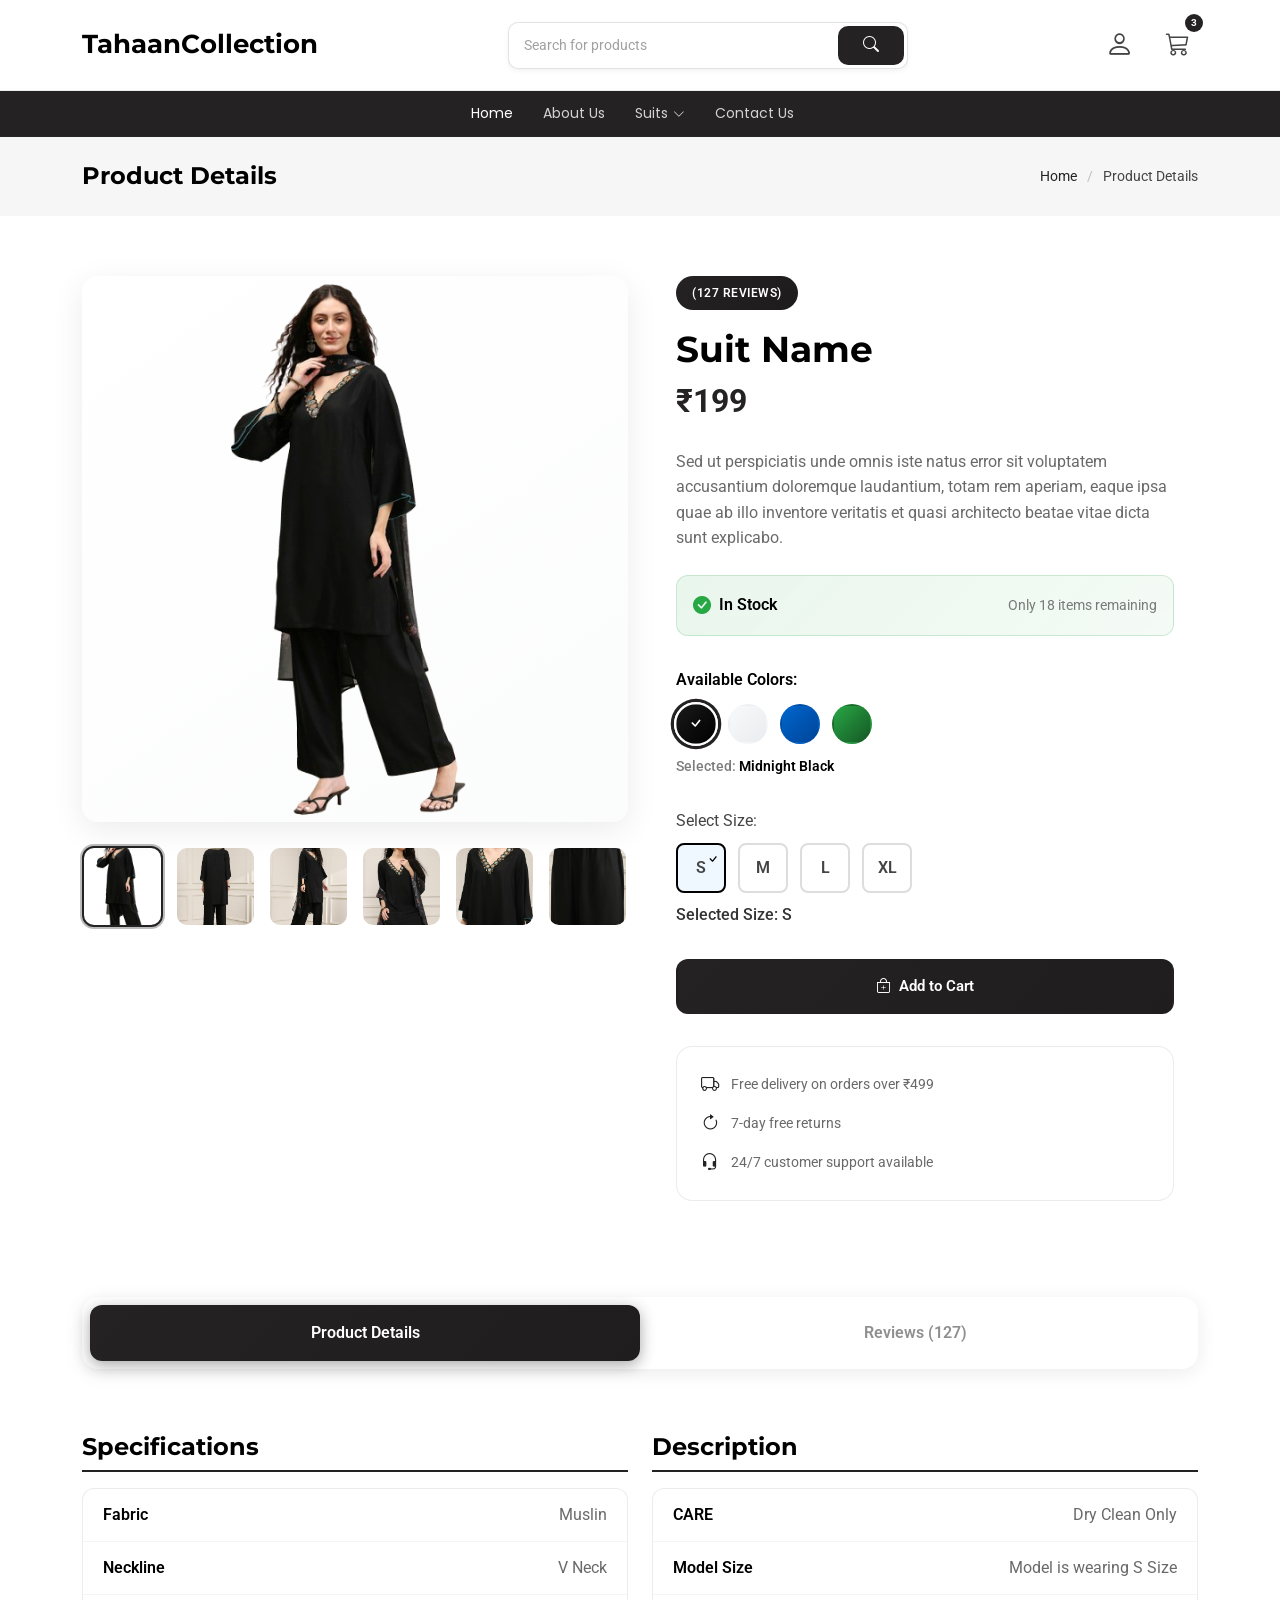
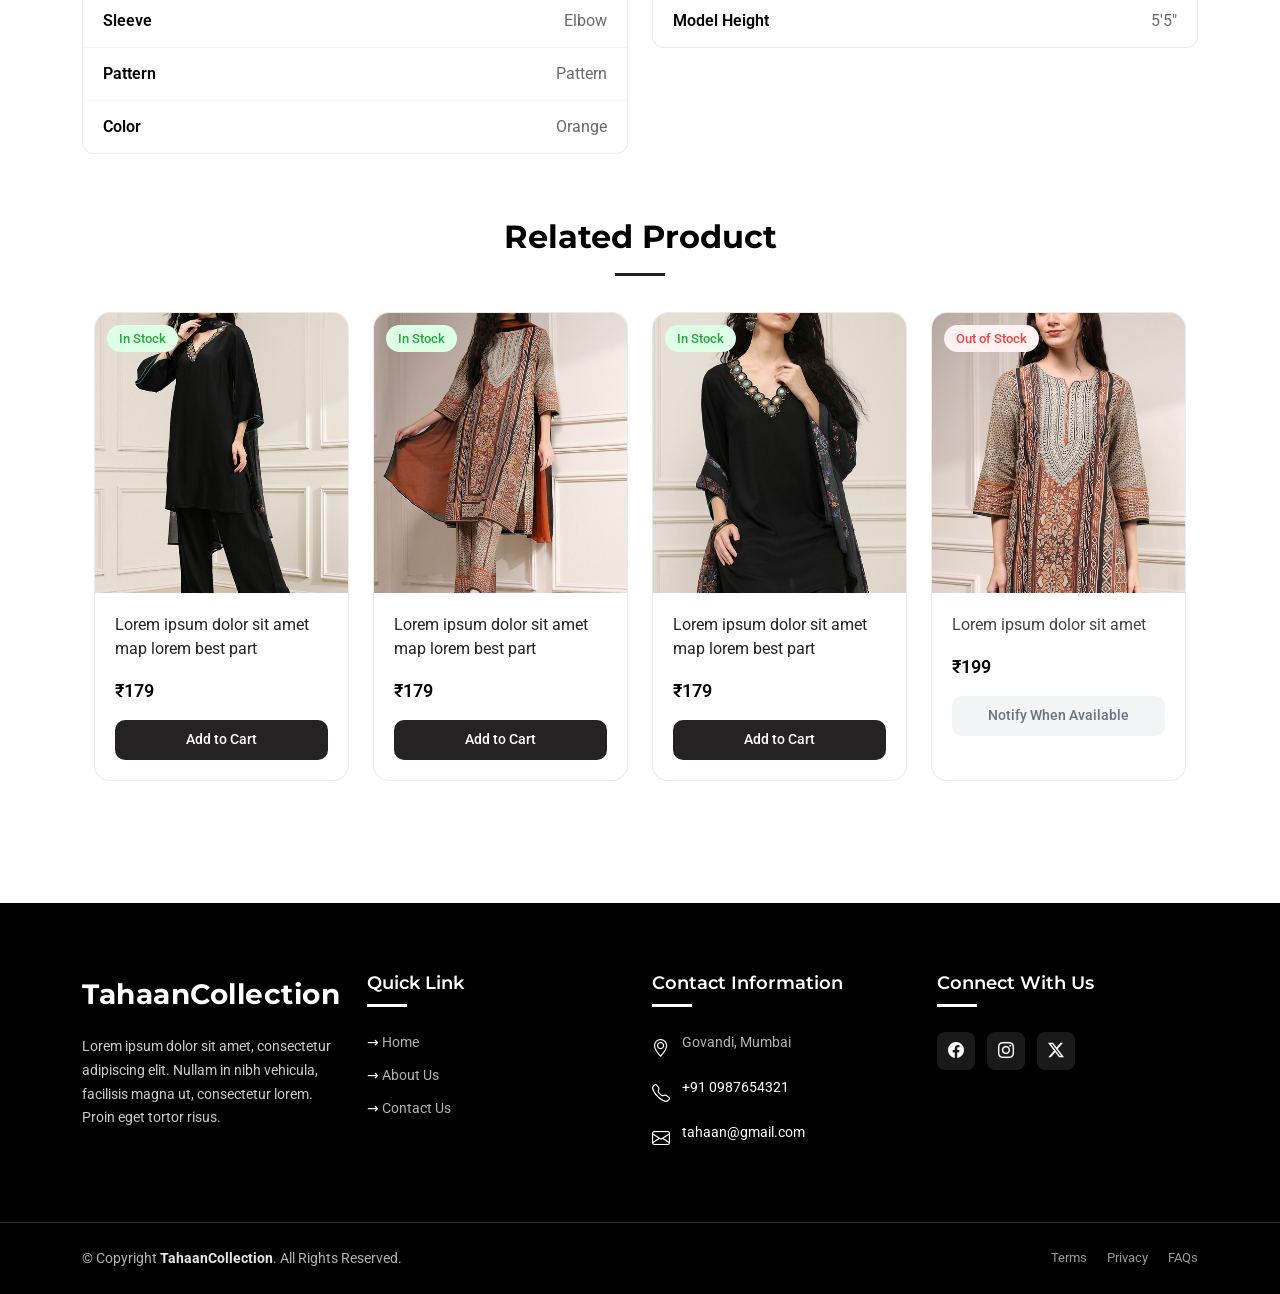
<file: product-details.html>
<!DOCTYPE html>
<html lang="en">

<head>
  <meta charset="utf-8">
  <meta content="width=device-width, initial-scale=1.0" name="viewport">
  <title>Product Details - TahaanCollection</title>
  <meta name="description" content="">
  <meta name="keywords" content="">

  <!-- Favicons -->
  <!-- <link href="assets/img/favicon.png" rel="icon"> -->
  <link href="assets/img/apple-touch-icon.png" rel="apple-touch-icon">

  <!-- Fonts -->
  <link href="https://fonts.googleapis.com" rel="preconnect">
  <link href="https://fonts.gstatic.com" rel="preconnect" crossorigin>
  <link href="https://fonts.googleapis.com/css2?family=Roboto:ital,wght@0,100;0,300;0,400;0,500;0,700;0,900;1,100;1,300;1,400;1,500;1,700;1,900&family=Montserrat:ital,wght@0,100;0,200;0,300;0,400;0,500;0,600;0,700;0,800;0,900;1,100;1,200;1,300;1,400;1,500;1,600;1,700;1,800;1,900&family=Poppins:ital,wght@0,100;0,200;0,300;0,400;0,500;0,600;0,700;0,800;0,900;1,100;1,200;1,300;1,400;1,500;1,600;1,700;1,800;1,900&display=swap" rel="stylesheet">
  
  <!-- Vendor CSS Files -->
  <link href="assets/vendor/bootstrap/css/bootstrap.min.css" rel="stylesheet">
  <link href="assets/vendor/bootstrap-icons/bootstrap-icons.css" rel="stylesheet">
  <link href="assets/vendor/swiper/swiper-bundle.min.css" rel="stylesheet">
  <link href="assets/vendor/aos/aos.css" rel="stylesheet">
  <link href="assets/vendor/glightbox/css/glightbox.min.css" rel="stylesheet">
  <link href="assets/vendor/drift-zoom/drift-basic.css" rel="stylesheet">

  <!-- Main CSS File -->
   <link rel="stylesheet" href="https://cdnjs.cloudflare.com/ajax/libs/font-awesome/6.4.0/css/all.min.css">
  <link href="assets/css/main.css" rel="stylesheet">

 <style>
  .size-grid {
  display: flex;
  gap: 12px;
  margin-top: 10px;
}

.size-chip {
  position: relative;
  width: 50px;
  height: 50px;
  border: 2px solid #ddd;
  border-radius: 8px;
  display: flex;
  align-items: center;
  justify-content: center;
  font-weight: 600;
  cursor: pointer;
  transition: all 0.3s ease;
}

.size-chip.active {
  border-color: #000;
  background-color: #f0f8ff;
}

.size-chip .selection-check {
  position: absolute;
  top: 4px;
  right: 4px;
  font-size: 14px;
  color: #000;
  display: none;
}

.size-chip.active .selection-check {
  display: block;
}

.selected-variant {
  margin-top: 10px;
  font-weight: 500;
  color: #333;
}

  /* .main-showcase{
    width: auto !important;
    height: 300px !important;
  } */
  /* .product-details .product-gallery .main-showcase .image-navigation{
    top:30% !important;
  } */
 </style>
</head>

<body class="product-details-page">

  <header id="header" class="header sticky-top">
    
    <!-- Main Header -->
    <div class="main-header">
      <div class="container-fluid container-xl">
        <div class="d-flex py-3 align-items-center justify-content-between">

          <!-- Logo -->
          <a href="index.html" class="logo d-flex align-items-center">
            <!-- Uncomment the line below if you also wish to use an image logo -->
            <!-- <img src="assets/img/logo.webp" alt=""> -->
            <h1 class="sitename">TahaanCollection</h1>
          </a>

          <!-- Search -->
          <form class="search-form desktop-search-form">
            <div class="input-group">
              <input type="text" class="form-control" placeholder="Search for products">
              <button class="btn" type="submit">
                <i class="bi bi-search"></i>
              </button>
            </div>
          </form>

          <!-- Actions -->
          <div class="header-actions d-flex align-items-center justify-content-end">

            <!-- Mobile Search Toggle -->
            <button class="header-action-btn mobile-search-toggle d-xl-none" type="button" data-bs-toggle="collapse" data-bs-target="#mobileSearch" aria-expanded="false" aria-controls="mobileSearch">
              <i class="bi bi-search"></i>
            </button>

            <!-- Account -->
            <div class="dropdown account-dropdown">
              <button class="header-action-btn" data-bs-toggle="dropdown">
                <i class="bi bi-person"></i>
              </button>
              <div class="dropdown-menu">
                <div class="dropdown-header">
                  <h6>Welcome to <span class="sitename">TahaanCollection</span></h6>
                  <p class="mb-0">Access account &amp; manage orders</p>
                </div>
                <div class="dropdown-body">
                  <a class="dropdown-item d-flex align-items-center" href="account.html">
                    <i class="bi bi-person-circle me-2"></i>
                    <span>My Profile</span>
                  </a>
                  <a class="dropdown-item d-flex align-items-center" href="account.html">
                    <i class="bi bi-bag-check me-2"></i>
                    <span>My Orders</span>
                  </a>
                  <!-- <a class="dropdown-item d-flex align-items-center" href="account.html">
                    <i class="bi bi-heart me-2"></i>
                    <span>My Wishlist</span>
                  </a> -->
                  <!-- <a class="dropdown-item d-flex align-items-center" href="account.html">
                    <i class="bi bi-gear me-2"></i>
                    <span>Settings</span>
                  </a> -->
                </div>
                <div class="dropdown-footer">
                  <a href="login.html" class="btn btn-primary w-100 mb-2">Sign In</a>
                  <a href="register.html" class="btn btn-outline-primary w-100">Register</a>
                </div>
              </div>
            </div>

            <!-- Wishlist -->
            <!-- <a href="account.html" class="header-action-btn d-none d-md-block">
              <i class="bi bi-heart"></i>
              <span class="badge">0</span>
            </a> -->

            <!-- Cart -->
            <a href="cart.html" class="header-action-btn">
              <i class="bi bi-cart3"></i>
              <span class="badge">3</span>
            </a>

            <!-- Mobile Navigation Toggle -->
            <i class="mobile-nav-toggle d-xl-none bi bi-list me-0"></i>

          </div>
        </div>
      </div>
    </div>

    <!-- Navigation -->
    <div class="header-nav">
      <div class="container-fluid container-xl position-relative">
        <nav id="navmenu" class="navmenu">
          <ul style="justify-content: center;">
            <li><a href="index.html" class="active">Home</a></li>
            <li><a href="about.html">About Us</a></li>
            <!-- Products Mega Menu 2 -->
            <li class="products-megamenu-2"><a href="#"><span>Suits</span> <i class="bi bi-chevron-down toggle-dropdown"></i></a>

              <!-- Products Mega Menu 2 Mobile View -->
              <ul class="mobile-megamenu">
                <li class="dropdown"><a href="#"><span>Indian Suit</span> <i class="bi bi-chevron-down toggle-dropdown"></i></a>
                  <ul>
                    <!-- <li><a href="#">Shirts &amp; Tops</a></li> -->
                    <li><a href="#">Suit Name 1</a></li>
                    <li><a href="#">Suit Name 2</a></li>
                    <li><a href="#">Suit Name 3</a></li>
                    <li><a href="#">Suit Name 4</a></li>
                  </ul>
                </li>

                <li class="dropdown"><a href="#"><span>Pakistani Suit</span> <i class="bi bi-chevron-down toggle-dropdown"></i></a>
                  <ul>
                    <li><a href="#">Suit Name 1</a></li>
                    <li><a href="#">Suit Name 2</a></li>
                    <li><a href="#">Suit Name 3</a></li>
                    <li><a href="#">Suit Name 4</a></li>
                  </ul>
                </li>
              </ul>
              <!-- End Products Mega Menu 2 Mobile View -->

              <!-- Products Mega Menu 2 Desktop View -->
              <div class="desktop-megamenu">

                <!-- Tabs Content -->
                <div class="megamenu-content tab-content">

                  <!-- Women Tab -->
                  <div class="tab-pane fade show active" id="womens-content-1883" role="tabpanel" aria-labelledby="womens-tab">
                    <div class="category-layout">
                      <div class="categories-section">
                        <div class="category-headers">
                          <h4>Indian Suit</h4>
                          <h4>Pakistani Suit</h4>
                        </div>

                        <div class="category-links">
                          <div class="link-row">
                            <a href="#">Suit Name 1</a>
                            <a href="#">Suit Name 1</a>
                          </div>
                          <div class="link-row">
                            <a href="#">Suit Name 2</a>
                            <a href="#">Suit Name 2</a>
                          </div>
                          <div class="link-row">
                            <a href="#">Suit Name 3</a>
                            <a href="#">Suit Name 3</a>
                          </div>
                          <div class="link-row">
                            <a href="#">Suit Name 4</a>
                            <a href="#">Suit Name 4</a>
                          </div>
                        </div>
                      </div>
                    </div>
                  </div>
                </div>

              </div><!-- End Products Mega Menu 2 Desktop View -->

            </li><!-- End Products Mega Menu 2 -->

            <li><a href="contact.html">Contact Us</a></li>

          </ul>
        </nav>
      </div>
    </div>

    <!-- Mobile Search Form -->
    <div class="collapse" id="mobileSearch">
      <div class="container">
        <form class="search-form">
          <div class="input-group">
            <input type="text" class="form-control" placeholder="Search for products">
            <button class="btn" type="submit">
              <i class="bi bi-search"></i>
            </button>
          </div>
        </form>
      </div>
    </div>

  </header>

  <main class="main">

    <!-- Page Title -->
    <div class="page-title light-background">
      <div class="container d-lg-flex justify-content-between align-items-center">
        <h1 class="mb-2 mb-lg-0">Product Details</h1>
        <nav class="breadcrumbs">
          <ol>
            <li><a href="index.html">Home</a></li>
            <li class="current">Product Details</li>
          </ol>
        </nav>
      </div>
    </div><!-- End Page Title -->

    <!-- Product Details Section -->
    <section id="product-details" class="product-details section">

      <div class="container" data-aos="fade-up" data-aos-delay="100">

        <div class="row g-4">
          <!-- Product Gallery -->
          <div class="col-lg-6" data-aos="zoom-in" data-aos-delay="150">
            <div class="product-gallery">
              <div class="main-showcase">
                <div class="image-zoom-container">
                  <img src="assets/img/suit/ind1-removebg.png" alt="Product Main" class=" main-product-image drift-zoom" id="main-product-image" data-zoom="assets/img/suit/ind1-removebg.png">

                  <div class="image-navigation">
                    <button class="nav-arrow prev-image image-nav-btn prev-image" type="button">
                      <i class="bi bi-chevron-left"></i>
                    </button>
                    <button class="nav-arrow next-image image-nav-btn next-image" type="button">
                      <i class="bi bi-chevron-right"></i>
                    </button>
                  </div>
                </div>
              </div>

              <div class="thumbnail-grid">
                <div class="thumbnail-wrapper thumbnail-item active" data-image="assets/img/suit/ind1-removebg.png">
                  <img src="assets/img/suit/ind1-removebg.png" alt="View 1" class="img-fluid">
                </div>
                <div class="thumbnail-wrapper thumbnail-item" data-image="assets/img/suit/ind2.jpg">
                  <img src="assets/img/suit/ind2.jpg" alt="View 2" class="img-fluid">
                </div>
                <div class="thumbnail-wrapper thumbnail-item" data-image="assets/img/suit/ind3.jpg">
                  <img src="assets/img/suit/ind3.jpg" alt="View 3" class="img-fluid">
                </div>
                <div class="thumbnail-wrapper thumbnail-item" data-image="assets/img/suit/ind4.jpg">
                  <img src="assets/img/suit/ind4.jpg" alt="View 4" class="img-fluid">
                </div>
                <div class="thumbnail-wrapper thumbnail-item" data-image="assets/img/suit/ind5.jpg">
                  <img src="assets/img/suit/ind5.jpg" alt="View 5" class="img-fluid">
                </div>
                <div class="thumbnail-wrapper thumbnail-item" data-image="assets/img/suit/ind6.jpg">
                  <img src="assets/img/suit/ind6.jpg" alt="View 6" class="img-fluid">
                </div>
              </div>
            </div>
          </div>

          <!-- Product Details -->
          <div class="col-lg-6" data-aos="fade-left" data-aos-delay="200">
            <div class="product-details">
              <div class="product-badge-container">
                <span class="badge-category">(127 reviews)</span>
              </div>

              <h1 class="product-name mb-1">Suit Name</h1>

              <div class="pricing-section">
                <div class="price-display">
                  <span class="sale-price">₹199</span>
                  <!-- <span class="regular-price">₹239.99</span> -->
                </div>
                
              </div>

              <div class="product-description">
                <p>Sed ut perspiciatis unde omnis iste natus error sit voluptatem accusantium doloremque laudantium, totam rem aperiam, eaque ipsa quae ab illo inventore veritatis et quasi architecto beatae vitae dicta sunt explicabo.</p>
              </div>

              <div class="availability-status">
                <div class="stock-indicator">
                  <i class="bi bi-check-circle-fill"></i>
                  <span class="stock-text">In Stock</span>
                </div>
                <div class="quantity-left">Only 18 items remaining</div>
              </div>

              <!-- Product Variants -->
              <div class="variant-section">
                <div class="color-selection">
                  <label class="variant-label">Available Colors:</label>
                  <div class="color-grid">
                    <div class="color-chip active" data-color="Midnight Black" style="background: linear-gradient(135deg, #1a1a1a, #000);">
                      <span class="selection-check"><i class="bi bi-check"></i></span>
                    </div>
                    <div class="color-chip" data-color="Pearl White" style="background: linear-gradient(135deg, #f8f9fa, #e9ecef);">
                      <span class="selection-check"><i class="bi bi-check"></i></span>
                    </div>
                    <div class="color-chip" data-color="Ocean Blue" style="background: linear-gradient(135deg, #0066cc, #004499);">
                      <span class="selection-check"><i class="bi bi-check"></i></span>
                    </div>
                    <div class="color-chip" data-color="Forest Green" style="background: linear-gradient(135deg, #28a745, #155724);">
                      <span class="selection-check"><i class="bi bi-check"></i></span>
                    </div>
                  </div>
                  <div class="selected-variant">Selected: <span>Midnight Black</span></div>
                </div>
              </div>
              <div class="variant-section">
                <div class="size-selection">
                  <label class="variant-label">Select Size:</label>
                  <div class="size-grid">
                    <div class="size-chip active" data-size="S">
                      <span>S</span>
                      <span class="selection-check"><i class="bi bi-check"></i></span>
                    </div>
                    <div class="size-chip" data-size="M">
                      <span>M</span>
                      <span class="selection-check"><i class="bi bi-check"></i></span>
                    </div>
                    <div class="size-chip" data-size="L">
                      <span>L</span>
                      <span class="selection-check"><i class="bi bi-check"></i></span>
                    </div>
                    <div class="size-chip" data-size="XL">
                      <span>XL</span>
                      <span class="selection-check"><i class="bi bi-check"></i></span>
                    </div>
                  </div>
                  <div class="selected-variant">Selected Size: <span id="selectedSize">S</span></div>
                </div>
              </div>

              <!-- Purchase Options -->
              <div class="purchase-section">
                

                <div class="action-buttons">
                  <button class="btn primary-action">
                    <i class="bi bi-bag-plus"></i>
                    Add to Cart
                  </button>
                  <!-- <button class="btn secondary-action">
                    <i class="bi bi-lightning"></i>
                    Buy Now
                  </button> -->
                  <!-- <button class="btn icon-action" title="Add to Wishlist">
                    <i class="bi bi-heart"></i>
                  </button> -->
                </div>
              </div>

              <!-- Benefits List -->
              <div class="benefits-list">
                <div class="benefit-item">
                  <i class="bi bi-truck"></i>
                  <span>Free delivery on orders over ₹499</span>
                </div>
                <div class="benefit-item">
                  <i class="bi bi-arrow-clockwise"></i>
                  <span>7-day free returns</span>
                </div>
                <!-- <div class="benefit-item">
                  <i class="bi bi-shield-check"></i>
                  <span>3-year manufacturer warranty</span>
                </div> -->
                <div class="benefit-item">
                  <i class="bi bi-headset"></i>
                  <span>24/7 customer support available</span>
                </div>
              </div>
            </div>
          </div>
        </div>

        <!-- Information Tabs -->
        <div class="row mt-5" data-aos="fade-up" data-aos-delay="300">
          <div class="col-12">
            <div class="info-tabs-container">
              <nav class="tabs-navigation nav">
                <!-- <button class="nav-link active" data-bs-toggle="tab" data-bs-target="#ecommerce-product-details-5-overview" type="button">Overview</button> -->
                <button class="nav-link active" data-bs-toggle="tab" data-bs-target="#ecommerce-product-details-5-technical" type="button">Product Details</button>
                <button class="nav-link" data-bs-toggle="tab" data-bs-target="#ecommerce-product-details-5-customer-reviews" type="button">Reviews (127)</button>
              </nav>

              <div class="tab-content">
               
                <!-- Technical Details Tab -->
                <div class="tab-pane fade show active" id="ecommerce-product-details-5-technical">
                  <div class="technical-content">
                    <div class="row g-4">
                      <div class="col-md-6">
                        <div class="tech-group">
                          <h4>Specifications</h4>
                          <div class="spec-table">
                            <div class="spec-row">
                              <span class="spec-name">Fabric</span>
                              <span class="spec-value">Muslin</span>
                            </div>
                            <div class="spec-row">
                              <span class="spec-name">Neckline</span>
                              <span class="spec-value">V Neck</span>
                            </div>
                            <div class="spec-row">
                              <span class="spec-name">Sleeve</span>
                              <span class="spec-value">Elbow</span>
                            </div>
                            <div class="spec-row">
                              <span class="spec-name">Pattern</span>
                              <span class="spec-value">Pattern</span>
                            </div>
                            <div class="spec-row">
                              <span class="spec-name">Color</span>
                              <span class="spec-value">Orange</span>
                            </div>
                          </div>
                        </div>
                      </div>

                      <div class="col-md-6">
                        <div class="tech-group">
                          <h4>Description</h4>
                          <div class="spec-table">
                            <div class="spec-row">
                              <span class="spec-name">CARE</span>
                              <span class="spec-value">Dry Clean Only</span>
                            </div>
                            <div class="spec-row">
                              <span class="spec-name">Model Size</span>
                              <span class="spec-value">Model is wearing S Size</span>
                            </div>
                            <div class="spec-row">
                              <span class="spec-name">Model Height</span>
                              <span class="spec-value">5'5"</span>
                            </div>
                            <!-- <div class="spec-row">
                              <span class="spec-name">Usage Time</span>
                              <span class="spec-value">35+ hours</span>
                            </div>
                            <div class="spec-row">
                              <span class="spec-name">Charge Time</span>
                              <span class="spec-value">2.5 hours</span>
                            </div> -->
                          </div>
                        </div>
                      </div>
                      
                    </div>
                  </div>
                </div>

                <!-- Reviews Tab -->
                <div class="tab-pane fade" id="ecommerce-product-details-5-customer-reviews">
                  <div class="reviews-content">
                    <div class="reviews-header">
                      <div class="rating-overview">
                        <div class="average-score">
                          <div class="score-display">4.6</div>
                          <div class="score-stars">
                            <i class="bi bi-star-fill"></i>
                            <i class="bi bi-star-fill"></i>
                            <i class="bi bi-star-fill"></i>
                            <i class="bi bi-star-fill"></i>
                            <i class="bi bi-star-half"></i>
                          </div>
                          <div class="total-reviews">127 customer reviews</div>
                        </div>

                        <div class="rating-distribution">
                          <div class="rating-row">
                            <span class="stars-label">5★</span>
                            <div class="progress-container">
                              <div class="progress-fill" style="width: 68%;"></div>
                            </div>
                            <span class="count-label">86</span>
                          </div>
                          <div class="rating-row">
                            <span class="stars-label">4★</span>
                            <div class="progress-container">
                              <div class="progress-fill" style="width: 22%;"></div>
                            </div>
                            <span class="count-label">28</span>
                          </div>
                          <div class="rating-row">
                            <span class="stars-label">3★</span>
                            <div class="progress-container">
                              <div class="progress-fill" style="width: 6%;"></div>
                            </div>
                            <span class="count-label">8</span>
                          </div>
                          <div class="rating-row">
                            <span class="stars-label">2★</span>
                            <div class="progress-container">
                              <div class="progress-fill" style="width: 3%;"></div>
                            </div>
                            <span class="count-label">4</span>
                          </div>
                          <div class="rating-row">
                            <span class="stars-label">1★</span>
                            <div class="progress-container">
                              <div class="progress-fill" style="width: 1%;"></div>
                            </div>
                            <span class="count-label">1</span>
                          </div>
                        </div>
                      </div>

                      <div class="write-review-cta">
                        <h4>Share Your Experience</h4>
                        <p>Help others make informed decisions</p>
                        <button class="btn review-btn" data-bs-toggle="modal" data-bs-target="#termsModal">Write Review</button>
                        <!-- Review form  -->
                         <div class="modal  fade" id="termsModal" tabindex="-1" aria-labelledby="termsModalLabel" aria-hidden="true">
                            <div class="modal-dialog modal-dialog-scrollable">
                              <div class="modal-content">
                                <div class="modal-header">
                                  <h5 class="modal-title" id="termsModalLabel"><b>Write Review</b></h5>
                                  <button type="button" class="btn-close" data-bs-dismiss="modal" aria-label="Close"></button>
                                </div>
                                <div class="modal-body login">
                                  <!-- Include Font Awesome CDN for stars -->
                                  <form action="forms/contact.php" method="post">
                                    <div class="row g-3">
                                      
                                      <!-- Review Textarea -->
                                      <div class="col-12 form-group">
                                        <textarea class="form-control" name="message" placeholder="Write Review.." style="height: 114px" required></textarea>
                                      </div>

                                      <!-- Star Rating -->
                                      <div class="col-12 form-group">
                                        <!-- <label class="form-label d-block">Rating</label> -->
                                        <div class="star-rating">
                                          <input type="radio" name="rating" id="star5" value="5"><label for="star5" title="5 stars"><i class="fas fa-star"></i></label>
                                          <input type="radio" name="rating" id="star4" value="4"><label for="star4" title="4 stars"><i class="fas fa-star"></i></label>
                                          <input type="radio" name="rating" id="star3" value="3"><label for="star3" title="3 stars"><i class="fas fa-star"></i></label>
                                          <input type="radio" name="rating" id="star2" value="2"><label for="star2" title="2 stars"><i class="fas fa-star"></i></label>
                                          <input type="radio" name="rating" id="star1" value="1" required><label for="star1" title="1 star"><i class="fas fa-star"></i></label>
                                        </div>
                                      </div>

                                      <!-- Submit Button -->
                                      <div class="col-12 text-start">
                                        <button type="submit" class="btn btn-primary btn-submit">Send Review</button>
                                      </div>

                                    </div>
                                  </form>
                                </div>
                                <div class="modal-footer">
                                  <button type="button" class="btn btn-primary" data-bs-dismiss="modal">Close</button>
                                </div>
                              </div>
                            </div>
                          </div>
                      </div>
                    </div>

                    <div class="customer-reviews-list">
                      <div class="review-card">
                        <div class="reviewer-profile">
                          <img src="assets/img/person/person-f-3.webp" alt="Customer" class="profile-pic">
                          <div class="profile-details">
                            <div class="customer-name">Sarah Martinez</div>
                            <div class="review-meta">
                              <div class="review-stars">
                                <i class="bi bi-star-fill"></i>
                                <i class="bi bi-star-fill"></i>
                                <i class="bi bi-star-fill"></i>
                                <i class="bi bi-star-fill"></i>
                                <i class="bi bi-star-fill"></i>
                              </div>
                              <span class="review-date">March 28, 2024</span>
                            </div>
                          </div>
                        </div>
                        <h5 class="review-headline">Outstanding audio quality and comfort</h5>
                        <div class="review-text">
                          <p>Sed ut perspiciatis unde omnis iste natus error sit voluptatem accusantium doloremque laudantium, totam rem aperiam. Eaque ipsa quae ab illo inventore veritatis et quasi architecto beatae vitae dicta sunt explicabo.</p>
                        </div>
                        
                      </div>

                      <div class="review-card">
                        <div class="reviewer-profile">
                          <img src="assets/img/person/person-m-5.webp" alt="Customer" class="profile-pic">
                          <div class="profile-details">
                            <div class="customer-name">David Chen</div>
                            <div class="review-meta">
                              <div class="review-stars">
                                <i class="bi bi-star-fill"></i>
                                <i class="bi bi-star-fill"></i>
                                <i class="bi bi-star-fill"></i>
                                <i class="bi bi-star-fill"></i>
                                <i class="bi bi-star"></i>
                              </div>
                              <span class="review-date">March 15, 2024</span>
                            </div>
                          </div>
                        </div>
                        <h5 class="review-headline">Great value, minor connectivity issues</h5>
                        <div class="review-text">
                          <p>Nemo enim ipsam voluptatem quia voluptas sit aspernatur aut odit aut fugit, sed quia consequuntur magni dolores eos qui ratione voluptatem sequi nesciunt. Overall satisfied with the purchase.</p>
                        </div>
                       
                      </div>

                      <div class="review-card">
                        <div class="reviewer-profile">
                          <img src="assets/img/person/person-f-7.webp" alt="Customer" class="profile-pic">
                          <div class="profile-details">
                            <div class="customer-name">Emily Rodriguez</div>
                            <div class="review-meta">
                              <div class="review-stars">
                                <i class="bi bi-star-fill"></i>
                                <i class="bi bi-star-fill"></i>
                                <i class="bi bi-star-fill"></i>
                                <i class="bi bi-star-fill"></i>
                                <i class="bi bi-star-fill"></i>
                              </div>
                              <span class="review-date">February 22, 2024</span>
                            </div>
                          </div>
                        </div>
                        <h5 class="review-headline">Perfect for work-from-home setup</h5>
                        <div class="review-text">
                          <p>At vero eos et accusamus et iusto odio dignissimos ducimus qui blanditiis praesentium voluptatum deleniti atque corrupti quos dolores et quas molestias excepturi sint occaecati cupiditate non provident.</p>
                        </div>
                        
                      </div>

                      <div class="load-more-section">
                        <button class="btn load-more-reviews">Show More Reviews</button>
                      </div>
                    </div>
                  </div>
                </div>
              </div>
            </div>
          </div>
        </div>
        <section id="best-sellers" class="best-sellers section pt-0">

          <!-- Section Title -->
          <div class="container section-title pb-3" data-aos="fade-up">
            <h2>Related Product</h2>
            <!-- <p>Necessitatibus eius consequatur ex aliquid fuga eum quidem sint consectetur velit</p> -->
          </div>
          <!-- End Section Title -->

          <div class="container" data-aos="fade-up" data-aos-delay="100">

            <div class="account">
              <div class="wishlist-grid">
                <!-- Product Item 1 -->
                <div class="wishlist-card" data-aos="fade-up" data-aos-delay="100">
                  <div class="wishlist-image">
                    <a href="product-details.html"><img src="assets/img/suit/ind1.jpg" alt="Product" loading="lazy"></a>
                    <div class="sale-badge">In Stock</div>
                  </div>
                  <div class="wishlist-content">
                    <a href="product-details.html"><p class="prd-details">Lorem ipsum dolor sit amet map lorem best part</p></a>
                    <div class="product-meta">
                      <div class="price">
                        <span class="current">₹179</span>
                        <!-- <span class="original">₹99.99</span> -->
                      </div>
                    </div>
                    <button type="button" class="btn-add-cart">Add to Cart</button>
                  </div>
                </div>

                <!-- Product Item 2 -->
                <div class="wishlist-card" data-aos="fade-up" data-aos-delay="100">
                  <div class="wishlist-image">
                    <a href="product-details.html"><img src="assets/img/suit/pak6.jpg" alt="Product" loading="lazy"></a>
                    <div class="sale-badge">In Stock</div>
                  </div>
                  <div class="wishlist-content">
                    <a href="product-details.html"><p class="prd-details">Lorem ipsum dolor sit amet map lorem best part</p></a>
                    <div class="product-meta">
                      <div class="price">
                        <span class="current">₹179</span>
                        <!-- <span class="original">₹99.99</span> -->
                      </div>
                    </div>
                    <button type="button" class="btn-add-cart">Add to Cart</button>
                  </div>
                </div>

                <!-- Product Item 3 -->
                <div class="wishlist-card" data-aos="fade-up" data-aos-delay="100">
                  <div class="wishlist-image">
                    <a href="product-details.html"><img src="assets/img/suit/ind4.jpg" alt="Product" loading="lazy"></a>
                    <div class="sale-badge">In Stock</div>
                  </div>
                  <div class="wishlist-content">
                    <a href="product-details.html"><p class="prd-details">Lorem ipsum dolor sit amet map lorem best part</p></a>
                    <div class="product-meta">
                      <div class="price">
                        <span class="current">₹179</span>
                        <!-- <span class="original">₹99.99</span> -->
                      </div>
                    </div>
                    <button type="button" class="btn-add-cart">Add to Cart</button>
                  </div>
                </div>

                <!-- Product Item 4 -->
                <div class="wishlist-card" data-aos="fade-up" data-aos-delay="300">
                  <div class="wishlist-image">
                    <img src="assets/img/suit/pak2.jpg" alt="Product" loading="lazy">
                    <div class="out-of-stock-badge">Out of Stock</div>
                  </div>
                  <div class="wishlist-content">
                    <p class="prd-details">Lorem ipsum dolor sit amet</p>
                    <div class="product-meta">
                      <div class="price">
                        <span class="current">₹199</span>
                      </div>
                    </div>
                    <button type="button" class="btn-notify">Notify When Available</button>
                  </div>
                </div>
              </div>
              <!-- Product 1 -->
              
              <!-- End Product 4 -->

            </div>

          </div>

        </section>

      </div>
    </section><!-- /Product Details Section -->

  </main>

  <footer id="footer" class="footer dark-background">
    <div class="footer-main">
      <div class="container">
        <div class="row gy-4">
          <div class="col-lg-3 col-md-6 col-sm-6">
            <div class="footer-widget footer-about">
              <a href="index.html" class="logo">
                <span class="sitename">TahaanCollection</span>
              </a>
              <p>Lorem ipsum dolor sit amet, consectetur adipiscing elit. Nullam in nibh vehicula, facilisis magna ut, consectetur lorem. Proin eget tortor risus.</p>

            </div>
          </div>

          <div class="col-lg-3 col-md-6 col-sm-6" style="justify-items:center">
            <div class="footer-widget">
              <h4>Quick Link</h4>
              <ul class="footer-links">
                <li><a href="index.html">Home</a></li>
                <li><a href="about.html">About Us</a></li>
                <li><a href="contact.html">Contact Us</a></li>
              </ul>
            </div>
          </div>

          <div class="col-lg-3 col-md-6">
            <div class="footer-widget">
              <h4>Contact Information</h4>
              <div class="footer-contact">
                <div class="contact-item">
                  <i class="bi bi-geo-alt"></i>
                  <span>Govandi, Mumbai</span>
                </div>
                <div class="contact-item">
                  <i class="bi bi-telephone"></i>
                  <span><a href="tel:+910987654321">+91 0987654321</a></span>
                </div>
                <div class="contact-item">
                  <i class="bi bi-envelope"></i>
                  <span><a href="mailto:tahaan@gmail.com">tahaan@gmail.com</a></span>
                </div>
              </div>
            </div>
          </div>
          <div class="col-lg-3 col-md-6 col-sm-6">
            <div class="social-links footer-widget mt-0">
                <h4>Connect With Us</h4>
                <div class="social-icons">
                  <a href="#" aria-label="Facebook"><i class="bi bi-facebook"></i></a>
                  <a href="#" aria-label="Instagram"><i class="bi bi-instagram"></i></a>
                  <a href="#" aria-label="Twitter"><i class="bi bi-twitter-x"></i></a>
                </div>
              </div>
          </div>
        </div>
      </div>
    </div>

    <div class="footer-bottom">
      <div class="container">
        <div class="row gy-3 align-items-center">
          <div class="col-lg-6 col-md-12">
            <div class="copyright">
              <p>© <span>Copyright</span> <strong class="sitename">TahaanCollection</strong>. All Rights Reserved.</p>
            </div>
          </div>

          <div class="col-lg-6 col-md-12">
            <div class="d-flex flex-wrap justify-content-lg-end justify-content-center align-items-center gap-4">
              

              <div class="legal-links">
                <a href="tos.html">Terms</a>
                <a href="privacy.html">Privacy</a>
                <a href="tos.html">FAQs</a>
              </div>
            </div>
          </div>
        </div>

      </div>
    </div>
  </footer>

  <!-- Scroll Top -->
  <a href="#" id="scroll-top" class="scroll-top d-flex align-items-center justify-content-center"><i class="bi bi-arrow-up-short"></i></a>

  <!-- Preloader -->
  <div id="preloader"></div>

  <!-- Vendor JS Files -->
  <script src="assets/vendor/bootstrap/js/bootstrap.bundle.min.js"></script>
  <script src="assets/vendor/php-email-form/validate.js"></script>
  <script src="assets/vendor/swiper/swiper-bundle.min.js"></script>
  <script src="assets/vendor/aos/aos.js"></script>
  <script src="assets/vendor/glightbox/js/glightbox.min.js"></script>
  <script src="assets/vendor/drift-zoom/Drift.min.js"></script>
  <script src="assets/vendor/purecounter/purecounter_vanilla.js"></script>

  <!-- Main JS File -->
  <script src="assets/js/main.js"></script>

  <script>
  const sizeChips = document.querySelectorAll(".size-chip");
  const selectedSizeText = document.getElementById("selectedSize");

  sizeChips.forEach(chip => {
    chip.addEventListener("click", () => {
      document.querySelector(".size-chip.active").classList.remove("active");
      chip.classList.add("active");
      selectedSizeText.textContent = chip.getAttribute("data-size");
    });
  });
</script>


</body>

</html>
</file>
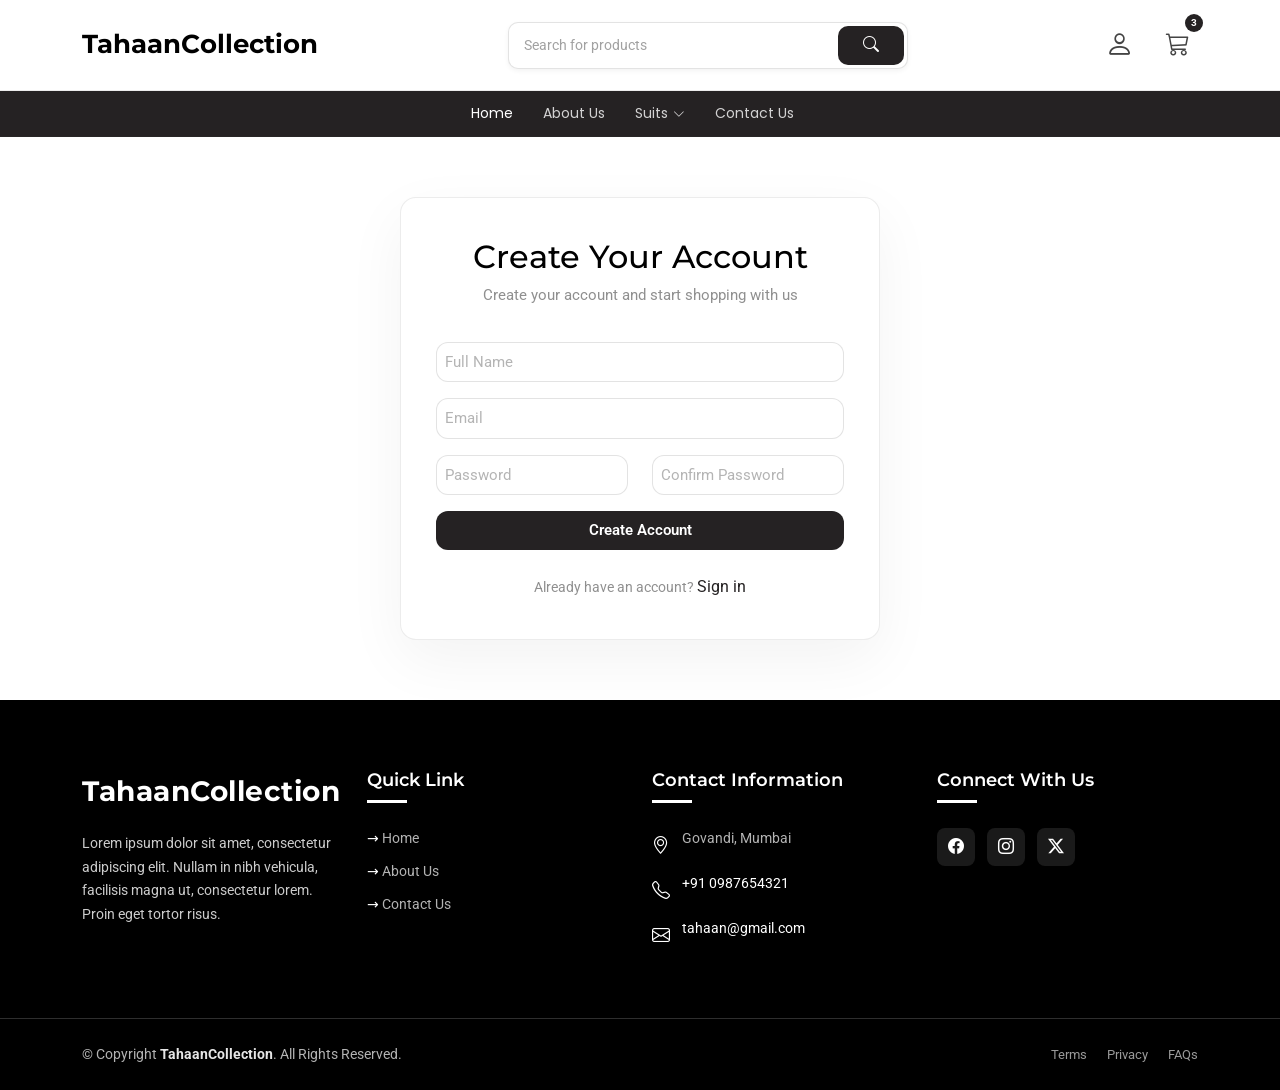
<file: register.html>
<!DOCTYPE html>
<html lang="en">

<head>
  <meta charset="utf-8">
  <meta content="width=device-width, initial-scale=1.0" name="viewport">
  <title>Welcome to Tahaancollection</title>
  <meta name="description" content="">
  <meta name="keywords" content="">

  <!-- Favicons -->
  <!-- <link href="assets/img/favicon.png" rel="icon"> -->
  <link href="assets/img/apple-touch-icon.png" rel="apple-touch-icon">

  <!-- Fonts -->
  <link href="https://fonts.googleapis.com" rel="preconnect">
  <link href="https://fonts.gstatic.com" rel="preconnect" crossorigin>
  <link href="https://fonts.googleapis.com/css2?family=Roboto:ital,wght@0,100;0,300;0,400;0,500;0,700;0,900;1,100;1,300;1,400;1,500;1,700;1,900&family=Montserrat:ital,wght@0,100;0,200;0,300;0,400;0,500;0,600;0,700;0,800;0,900;1,100;1,200;1,300;1,400;1,500;1,600;1,700;1,800;1,900&family=Poppins:ital,wght@0,100;0,200;0,300;0,400;0,500;0,600;0,700;0,800;0,900;1,100;1,200;1,300;1,400;1,500;1,600;1,700;1,800;1,900&display=swap" rel="stylesheet">

  <!-- Vendor CSS Files -->
  <link href="assets/vendor/bootstrap/css/bootstrap.min.css" rel="stylesheet">
  <link href="assets/vendor/bootstrap-icons/bootstrap-icons.css" rel="stylesheet">
  <link href="assets/vendor/swiper/swiper-bundle.min.css" rel="stylesheet">
  <link href="assets/vendor/aos/aos.css" rel="stylesheet">
  <link href="assets/vendor/glightbox/css/glightbox.min.css" rel="stylesheet">
  <link href="assets/vendor/drift-zoom/drift-basic.css" rel="stylesheet">

  <!-- Main CSS File -->
  <link href="assets/css/main.css" rel="stylesheet">

  <style>
    .login .input-group .form-control {
        padding:8px 8px;
    }
    .login .auth-btn {
        padding: 8px 24px;
    }
  </style>
</head>

<body class="index-page">

  <header id="header" class="header sticky-top">
    
    <!-- Main Header -->
    <div class="main-header">
      <div class="container-fluid container-xl">
        <div class="d-flex py-3 align-items-center justify-content-between">

          <!-- Logo -->
          <a href="index.html" class="logo d-flex align-items-center">
            <!-- Uncomment the line below if you also wish to use an image logo -->
            <!-- <img src="assets/img/logo.webp" alt=""> -->
            <h1 class="sitename">TahaanCollection</h1>
          </a>

          <!-- Search -->
          <form class="search-form desktop-search-form">
            <div class="input-group">
              <input type="text" class="form-control" placeholder="Search for products">
              <button class="btn" type="submit">
                <i class="bi bi-search"></i>
              </button>
            </div>
          </form>

          <!-- Actions -->
          <div class="header-actions d-flex align-items-center justify-content-end">

            <!-- Mobile Search Toggle -->
            <button class="header-action-btn mobile-search-toggle d-xl-none" type="button" data-bs-toggle="collapse" data-bs-target="#mobileSearch" aria-expanded="false" aria-controls="mobileSearch">
              <i class="bi bi-search"></i>
            </button>

            <!-- Account -->
            <div class="dropdown account-dropdown">
              <button class="header-action-btn" data-bs-toggle="dropdown">
                <i class="bi bi-person"></i>
              </button>
              <div class="dropdown-menu">
                <div class="dropdown-header">
                  <h6>Welcome to <span class="sitename">TahaanCollection</span></h6>
                  <p class="mb-0">Access account &amp; manage orders</p>
                </div>
                <div class="dropdown-body">
                  <a class="dropdown-item d-flex align-items-center" href="account.html">
                    <i class="bi bi-person-circle me-2"></i>
                    <span>My Profile</span>
                  </a>
                  <a class="dropdown-item d-flex align-items-center" href="account.html">
                    <i class="bi bi-bag-check me-2"></i>
                    <span>My Orders</span>
                  </a>
                  <!-- <a class="dropdown-item d-flex align-items-center" href="account.html">
                    <i class="bi bi-heart me-2"></i>
                    <span>My Wishlist</span>
                  </a> -->
                  <!-- <a class="dropdown-item d-flex align-items-center" href="account.html">
                    <i class="bi bi-gear me-2"></i>
                    <span>Settings</span>
                  </a> -->
                </div>
                <div class="dropdown-footer">
                  <a href="login.html" class="btn btn-primary w-100 mb-2">Sign In</a>
                  <a href="register.html" class="btn btn-outline-primary w-100">Register</a>
                </div>
              </div>
            </div>

            <!-- Wishlist -->
            <!-- <a href="account.html" class="header-action-btn d-none d-md-block">
              <i class="bi bi-heart"></i>
              <span class="badge">0</span>
            </a> -->

            <!-- Cart -->
            <a href="cart.html" class="header-action-btn">
              <i class="bi bi-cart3"></i>
              <span class="badge">3</span>
            </a>

            <!-- Mobile Navigation Toggle -->
            <i class="mobile-nav-toggle d-xl-none bi bi-list me-0"></i>

          </div>
        </div>
      </div>
    </div>

    <!-- Navigation -->
    <div class="header-nav">
      <div class="container-fluid container-xl position-relative">
        <nav id="navmenu" class="navmenu">
          <ul style="justify-content: center;">
            <li><a href="index.html" class="active">Home</a></li>
            <li><a href="about.html">About Us</a></li>
            <!-- Products Mega Menu 2 -->
            <li class="products-megamenu-2"><a href="#"><span>Suits</span> <i class="bi bi-chevron-down toggle-dropdown"></i></a>

              <!-- Products Mega Menu 2 Mobile View -->
              <ul class="mobile-megamenu">
                <li class="dropdown"><a href="#"><span>Indian Suit</span> <i class="bi bi-chevron-down toggle-dropdown"></i></a>
                  <ul>
                    <!-- <li><a href="#">Shirts &amp; Tops</a></li> -->
                    <li><a href="#">Suit Name 1</a></li>
                    <li><a href="#">Suit Name 2</a></li>
                    <li><a href="#">Suit Name 3</a></li>
                    <li><a href="#">Suit Name 4</a></li>
                  </ul>
                </li>

                <li class="dropdown"><a href="#"><span>Pakistani Suit</span> <i class="bi bi-chevron-down toggle-dropdown"></i></a>
                  <ul>
                    <li><a href="#">Suit Name 1</a></li>
                    <li><a href="#">Suit Name 2</a></li>
                    <li><a href="#">Suit Name 3</a></li>
                    <li><a href="#">Suit Name 4</a></li>
                  </ul>
                </li>
              </ul>
              <!-- End Products Mega Menu 2 Mobile View -->

              <!-- Products Mega Menu 2 Desktop View -->
              <div class="desktop-megamenu">

                <!-- Tabs Content -->
                <div class="megamenu-content tab-content">

                  <!-- Women Tab -->
                  <div class="tab-pane fade show active" id="womens-content-1883" role="tabpanel" aria-labelledby="womens-tab">
                    <div class="category-layout">
                      <div class="categories-section">
                        <div class="category-headers">
                          <h4>Indian Suit</h4>
                          <h4>Pakistani Suit</h4>
                        </div>

                        <div class="category-links">
                          <div class="link-row">
                            <a href="#">Suit Name 1</a>
                            <a href="#">Suit Name 1</a>
                          </div>
                          <div class="link-row">
                            <a href="#">Suit Name 2</a>
                            <a href="#">Suit Name 2</a>
                          </div>
                          <div class="link-row">
                            <a href="#">Suit Name 3</a>
                            <a href="#">Suit Name 3</a>
                          </div>
                          <div class="link-row">
                            <a href="#">Suit Name 4</a>
                            <a href="#">Suit Name 4</a>
                          </div>
                        </div>
                      </div>
                    </div>
                  </div>
                </div>

              </div><!-- End Products Mega Menu 2 Desktop View -->

            </li><!-- End Products Mega Menu 2 -->

            <li><a href="contact.html">Contact Us</a></li>

          </ul>
        </nav>
      </div>
    </div>

    <!-- Mobile Search Form -->
    <div class="collapse" id="mobileSearch">
      <div class="container">
        <form class="search-form">
          <div class="input-group">
            <input type="text" class="form-control" placeholder="Search for products">
            <button class="btn" type="submit">
              <i class="bi bi-search"></i>
            </button>
          </div>
        </form>
      </div>
    </div>

  </header>

  <main class="main">
        <section id="login" class="login section">

            <div class="container" data-aos="fade-up" data-aos-delay="100">

                <div class="row justify-content-center">
                    <div class="col-lg-8 col-md-10">
                        <div class="auth-container" data-aos="fade-in" data-aos-delay="200">

                        <!-- Register Form -->
                        <div class="auth-form login-form active">
                            <div class="form-header">
                                <h2>Create Your Account</h2>
                                <p>Create your account and start shopping with us</p>
                            </div>

                            <form class="auth-form-content">
                                <div class="input-group mb-3">
                                    <input type="text" class="form-control" id="fullName" name="fullName" placeholder="Full Name" required autocomplete="name">
                                </div>

                                <div class="input-group mb-3">
                                    <input type="email" class="form-control" id="email" name="email" placeholder="Email" required autocomplete="email">
                                </div>
                                <div class="row">
                                    <div class="col-lg-6">
                                        <div class="input-group mb-3">
                                            <input type="password" class="form-control" id="password" name="password" placeholder="Password" required minlength="8" autocomplete="new-password">
                                        </div>
                                    </div>
                                    <div class="col-lg-6">
                                        <div  class="input-group mb-3">
                                            <input type="password" class="form-control" id="confirmPassword" name="confirmPassword" placeholder="Confirm Password" required minlength="8" autocomplete="new-password">
                                        </div>
                                    </div>
                                </div>
                                <a href="login.html" class="auth-btn primary-btn mb-3"> Create Account </a>
                                <div class="switch-form">
                                    <span>Already have an account? </span>
                                    <a href="login.html">Sign in</a>
                                </div>
                            </form>
                        </div>
                    </div>
                </div>
            </div>

        </section>
   
    </main>

  <footer id="footer" class="footer dark-background">
    <div class="footer-main">
      <div class="container">
        <div class="row gy-4">
          <div class="col-lg-3 col-md-6 col-sm-6">
            <div class="footer-widget footer-about">
              <a href="index.html" class="logo">
                <span class="sitename">TahaanCollection</span>
              </a>
              <p>Lorem ipsum dolor sit amet, consectetur adipiscing elit. Nullam in nibh vehicula, facilisis magna ut, consectetur lorem. Proin eget tortor risus.</p>

            </div>
          </div>

          <div class="col-lg-3 col-md-6 col-sm-6" style="justify-items:center">
            <div class="footer-widget">
              <h4>Quick Link</h4>
              <ul class="footer-links">
                <li><a href="index.html">Home</a></li>
                <li><a href="about.html">About Us</a></li>
                <li><a href="contact.html">Contact Us</a></li>
              </ul>
            </div>
          </div>

          <div class="col-lg-3 col-md-6">
            <div class="footer-widget">
              <h4>Contact Information</h4>
              <div class="footer-contact">
                <div class="contact-item">
                  <i class="bi bi-geo-alt"></i>
                  <span>Govandi, Mumbai</span>
                </div>
                <div class="contact-item">
                  <i class="bi bi-telephone"></i>
                  <span><a href="tel:+910987654321">+91 0987654321</a></span>
                </div>
                <div class="contact-item">
                  <i class="bi bi-envelope"></i>
                  <span><a href="mailto:tahaan@gmail.com">tahaan@gmail.com</a></span>
                </div>
              </div>
            </div>
          </div>
          <div class="col-lg-3 col-md-6 col-sm-6">
            <div class="social-links footer-widget mt-0">
                <h4>Connect With Us</h4>
                <div class="social-icons">
                  <a href="#" aria-label="Facebook"><i class="bi bi-facebook"></i></a>
                  <a href="#" aria-label="Instagram"><i class="bi bi-instagram"></i></a>
                  <a href="#" aria-label="Twitter"><i class="bi bi-twitter-x"></i></a>
                </div>
              </div>
          </div>
        </div>
      </div>
    </div>

    <div class="footer-bottom">
      <div class="container">
        <div class="row gy-3 align-items-center">
          <div class="col-lg-6 col-md-12">
            <div class="copyright">
              <p>© <span>Copyright</span> <strong class="sitename">TahaanCollection</strong>. All Rights Reserved.</p>
            </div>
          </div>

          <div class="col-lg-6 col-md-12">
            <div class="d-flex flex-wrap justify-content-lg-end justify-content-center align-items-center gap-4">
              

              <div class="legal-links">
                <a href="tos.html">Terms</a>
                <a href="privacy.html">Privacy</a>
                <a href="tos.html">FAQs</a>
              </div>
            </div>
          </div>
        </div>

      </div>
    </div>
  </footer>

  <!-- Scroll Top -->
  <a href="#" id="scroll-top" class="scroll-top d-flex align-items-center justify-content-center"><i class="bi bi-arrow-up-short"></i></a>

  <!-- Preloader -->
  <div id="preloader"></div>

  <!-- Vendor JS Files -->
  <script src="assets/vendor/bootstrap/js/bootstrap.bundle.min.js"></script>
  <script src="assets/vendor/php-email-form/validate.js"></script>
  <script src="assets/vendor/swiper/swiper-bundle.min.js"></script>
  <script src="assets/vendor/aos/aos.js"></script>
  <script src="assets/vendor/glightbox/js/glightbox.min.js"></script>
  <script src="assets/vendor/drift-zoom/Drift.min.js"></script>
  <script src="assets/vendor/purecounter/purecounter_vanilla.js"></script>
  <script src="assets/js/swiper.js"></script>
  <!-- Main JS File -->
  <script src="assets/js/main.js"></script>
  
</body>

</html>
</file>
<file: assets/vendor/drift-zoom/drift-basic.css>
@keyframes drift-fadeZoomIn {
  0% {
    transform: scale(1.5);
    opacity: 0;
  }
  100% {
    transform: scale(1);
    opacity: 1;
  }
}

@keyframes drift-fadeZoomOut {
  0% {
    transform: scale(1);
    opacity: 1;
  }
  15% {
    transform: scale(1.1);
    opacity: 1;
  }
  100% {
    transform: scale(0.5);
    opacity: 0;
  }
}

@keyframes drift-loader-rotate {
  0% {
    transform: translate(-50%, -50%) rotate(0);
  }
  50% {
    transform: translate(-50%, -50%) rotate(-180deg);
  }
  100% {
    transform: translate(-50%, -50%) rotate(-360deg);
  }
}

@keyframes drift-loader-before {
  0% {
    transform: scale(1);
  }
  10% {
    transform: scale(1.2) translateX(6px);
  }
  25% {
    transform: scale(1.3) translateX(8px);
  }
  40% {
    transform: scale(1.2) translateX(6px);
  }
  50% {
    transform: scale(1);
  }
  60% {
    transform: scale(0.8) translateX(6px);
  }
  75% {
    transform: scale(0.7) translateX(8px);
  }
  90% {
    transform: scale(0.8) translateX(6px);
  }
  100% {
    transform: scale(1);
  }
}

@keyframes drift-loader-after {
  0% {
    transform: scale(1);
  }
  10% {
    transform: scale(1.2) translateX(-6px);
  }
  25% {
    transform: scale(1.3) translateX(-8px);
  }
  40% {
    transform: scale(1.2) translateX(-6px);
  }
  50% {
    transform: scale(1);
  }
  60% {
    transform: scale(0.8) translateX(-6px);
  }
  75% {
    transform: scale(0.7) translateX(-8px);
  }
  90% {
    transform: scale(0.8) translateX(-6px);
  }
  100% {
    transform: scale(1);
  }
}

@-webkit-keyframes drift-fadeZoomIn {
  0% {
    -webkit-transform: scale(1.5);
    opacity: 0;
  }
  100% {
    -webkit-transform: scale(1);
    opacity: 1;
  }
}

@-webkit-keyframes drift-fadeZoomOut {
  0% {
    -webkit-transform: scale(1);
    opacity: 1;
  }
  15% {
    -webkit-transform: scale(1.1);
    opacity: 1;
  }
  100% {
    -webkit-transform: scale(0.5);
    opacity: 0;
  }
}

@-webkit-keyframes drift-loader-rotate {
  0% {
    -webkit-transform: translate(-50%, -50%) rotate(0);
  }
  50% {
    -webkit-transform: translate(-50%, -50%) rotate(-180deg);
  }
  100% {
    -webkit-transform: translate(-50%, -50%) rotate(-360deg);
  }
}

@-webkit-keyframes drift-loader-before {
  0% {
    -webkit-transform: scale(1);
  }
  10% {
    -webkit-transform: scale(1.2) translateX(6px);
  }
  25% {
    -webkit-transform: scale(1.3) translateX(8px);
  }
  40% {
    -webkit-transform: scale(1.2) translateX(6px);
  }
  50% {
    -webkit-transform: scale(1);
  }
  60% {
    -webkit-transform: scale(0.8) translateX(6px);
  }
  75% {
    -webkit-transform: scale(0.7) translateX(8px);
  }
  90% {
    -webkit-transform: scale(0.8) translateX(6px);
  }
  100% {
    -webkit-transform: scale(1);
  }
}

@-webkit-keyframes drift-loader-after {
  0% {
    -webkit-transform: scale(1);
  }
  10% {
    -webkit-transform: scale(1.2) translateX(-6px);
  }
  25% {
    -webkit-transform: scale(1.3) translateX(-8px);
  }
  40% {
    -webkit-transform: scale(1.2) translateX(-6px);
  }
  50% {
    -webkit-transform: scale(1);
  }
  60% {
    -webkit-transform: scale(0.8) translateX(-6px);
  }
  75% {
    -webkit-transform: scale(0.7) translateX(-8px);
  }
  90% {
    -webkit-transform: scale(0.8) translateX(-6px);
  }
  100% {
    -webkit-transform: scale(1);
  }
}

.drift-zoom-pane {
  background: rgba(0, 0, 0, 0.5);
  /* This is required because of a bug that causes border-radius to not
  work with child elements in certain cases. */
  transform: translate3d(0, 0, 0);
  -webkit-transform: translate3d(0, 0, 0);
}

.drift-zoom-pane.drift-opening {
  animation: drift-fadeZoomIn 180ms ease-out;
  -webkit-animation: drift-fadeZoomIn 180ms ease-out;
}

.drift-zoom-pane.drift-closing {
  animation: drift-fadeZoomOut 210ms ease-in;
  -webkit-animation: drift-fadeZoomOut 210ms ease-in;
}

.drift-zoom-pane.drift-inline {
  position: absolute;
  width: 150px;
  height: 150px;
  border-radius: 75px;
  box-shadow: 0 6px 18px rgba(0, 0, 0, 0.3);
}

.drift-loading .drift-zoom-pane-loader {
  display: block;
  position: absolute;
  top: 50%;
  left: 50%;
  transform: translate(-50%, -50%);
  -webkit-transform: translate(-50%, -50%);
  width: 66px;
  height: 20px;
  animation: drift-loader-rotate 1800ms infinite linear;
  -webkit-animation: drift-loader-rotate 1800ms infinite linear;
}

.drift-zoom-pane-loader:before,
.drift-zoom-pane-loader:after {
  content: "";
  display: block;
  width: 20px;
  height: 20px;
  position: absolute;
  top: 50%;
  margin-top: -10px;
  border-radius: 20px;
  background: rgba(255, 255, 255, 0.9);
}

.drift-zoom-pane-loader:before {
  left: 0;
  animation: drift-loader-before 1800ms infinite linear;
  -webkit-animation: drift-loader-before 1800ms infinite linear;
}

.drift-zoom-pane-loader:after {
  right: 0;
  animation: drift-loader-after 1800ms infinite linear;
  -webkit-animation: drift-loader-after 1800ms infinite linear;
  animation-delay: -900ms;
  -webkit-animation-delay: -900ms;
}

.drift-bounding-box {
  background-color: rgba(0, 0, 0, 0.4);
}
</file>
<file: assets/css/main.css>
/**
* Template Name: NiceShop
* Template URL: https://bootstrapmade.com/niceshop-bootstrap-ecommerce-template/
* Updated: Aug 26 2025 with Bootstrap v5.3.7
* Author: BootstrapMade.com
* License: https://bootstrapmade.com/license/
*/

@charset "UTF-8";

/*--------------------------------------------------------------
# Font & Color Variables
# Help: https://bootstrapmade.com/color-system/
--------------------------------------------------------------*/
/* Fonts */
:root {
  --default-font: "Roboto",  system-ui, -apple-system, "Segoe UI", Roboto, "Helvetica Neue", Arial, "Noto Sans", "Liberation Sans", sans-serif, "Apple Color Emoji", "Segoe UI Emoji", "Segoe UI Symbol", "Noto Color Emoji";
  --heading-font: "Montserrat",  sans-serif;
  --nav-font: "Poppins",  sans-serif;
}

/* Global Colors - The following color variables are used throughout the website. Updating them here will change the color scheme of the entire website */
:root { 
  --background-color: #ffffff; /* Background color for the entire website, including individual sections */
  --default-color: #444444; /* Default color used for the majority of the text content across the entire website */
  --heading-color: #000000; /* Color for headings, subheadings and title throughout the website */
  --accent-color: #252223; /* Accent color that represents your brand on the website. It's used for buttons, links, and other elements that need to stand out */
  --surface-color: #ffffff; /* The surface color is used as a background of boxed elements within sections, such as cards, icon boxes, or other elements that require a visual separation from the global background. */
  --contrast-color: #ffffff; /* Contrast color for text, ensuring readability against backgrounds of accent, heading, or default colors. */
}

/* Nav Menu Colors - The following color variables are used specifically for the navigation menu. They are separate from the global colors to allow for more customization options */
:root {
  --nav-color: rgba(255, 255, 255, 0.8);  /* The default color of the main navmenu links */
  --nav-hover-color: #ffffff; /* Applied to main navmenu links when they are hovered over or active */
  --nav-mobile-background-color: #ffffff; /* Used as the background color for mobile navigation menu */
  --nav-dropdown-background-color: #ffffff; /* Used as the background color for dropdown items that appear when hovering over primary navigation items */
  --nav-dropdown-color: #444444; /* Used for navigation links of the dropdown items in the navigation menu. */
  --nav-dropdown-hover-color: #252223; /* Similar to --nav-hover-color, this color is applied to dropdown navigation links when they are hovered over. */
}

/* Color Presets - These classes override global colors when applied to any section or element, providing reuse of the sam color scheme. */

.light-background {
  --background-color: #f6f6f6;
  --surface-color: #ffffff;
}

.dark-background {
  --background-color: #000000;
  --default-color: #ffffff;
  --heading-color: #ffffff;
  --accent-color: #ffffff;
  --surface-color: #232424;
  --contrast-color: #ffffff;
}

/* Smooth scroll */
:root {
  scroll-behavior: smooth;
}

/*--------------------------------------------------------------
# General Styling & Shared Classes
--------------------------------------------------------------*/
body {
  color: var(--default-color);
  background-color: var(--background-color);
  font-family: var(--default-font);
}

a {
  color: var(--accent-color);
  text-decoration: none;
  transition: 0.3s;
}

a:hover {
  color: color-mix(in srgb, var(--accent-color), transparent 25%);
  text-decoration: none;
}

h1,
h2,
h3,
h4,
h5,
h6 {
  color: var(--heading-color);
  font-family: var(--heading-font);
}

/* rating star */
 .star-rating {
    direction: rtl;
    display: inline-flex;
    gap: 5px;
    font-size: 24px;
    float: left;
  }

  .star-rating input[type="radio"] {
    display: none;
  }

  .star-rating label {
    color: #ddd;
    cursor: pointer;
    transition: color 0.2s;
  }

  .star-rating input:checked ~ label i,
  .star-rating label:hover ~ label i,
  .star-rating label:hover i {
    color: #ffc107; /* Gold color */
  }
/* Pulsating Play Button
------------------------------*/
.btn-primary{
  background-color: #000;
  color:#fff;
  border: #000;
  padding: 10px 20px;
}
.btn-primary:hover{
   background-color: #000;
  color:#fff;
  border: #000;
}
.pulsating-play-btn {
  width: 94px;
  height: 94px;
  background: radial-gradient(var(--accent-color) 50%, color-mix(in srgb, var(--accent-color), transparent 75%) 52%);
  border-radius: 50%;
  display: block;
  position: relative;
  overflow: hidden;
}

.pulsating-play-btn:before {
  content: "";
  position: absolute;
  width: 120px;
  height: 120px;
  animation-delay: 0s;
  animation: pulsate-play-btn 2s;
  animation-direction: forwards;
  animation-iteration-count: infinite;
  animation-timing-function: steps;
  opacity: 1;
  border-radius: 50%;
  border: 5px solid color-mix(in srgb, var(--accent-color), transparent 30%);
  top: -15%;
  left: -15%;
  background: rgba(198, 16, 0, 0);
}

.pulsating-play-btn:after {
  content: "";
  position: absolute;
  left: 50%;
  top: 50%;
  transform: translateX(-40%) translateY(-50%);
  width: 0;
  height: 0;
  border-top: 10px solid transparent;
  border-bottom: 10px solid transparent;
  border-left: 15px solid #fff;
  z-index: 100;
  transition: all 400ms cubic-bezier(0.55, 0.055, 0.675, 0.19);
}

.pulsating-play-btn:hover:before {
  content: "";
  position: absolute;
  left: 50%;
  top: 50%;
  transform: translateX(-40%) translateY(-50%);
  width: 0;
  height: 0;
  border: none;
  border-top: 10px solid transparent;
  border-bottom: 10px solid transparent;
  border-left: 15px solid #fff;
  z-index: 200;
  animation: none;
  border-radius: 0;
}

.pulsating-play-btn:hover:after {
  border-left: 15px solid var(--accent-color);
  transform: scale(20);
}

@keyframes pulsate-play-btn {
  0% {
    transform: scale(0.6, 0.6);
    opacity: 1;
  }

  100% {
    transform: scale(1, 1);
    opacity: 0;
  }
}

/* PHP Email Form Messages
------------------------------*/
.php-email-form .error-message {
  display: none;
  background: #df1529;
  color: #ffffff;
  text-align: left;
  padding: 15px;
  margin-bottom: 24px;
  font-weight: 600;
}

.php-email-form .sent-message {
  display: none;
  color: #ffffff;
  background: #059652;
  text-align: center;
  padding: 15px;
  margin-bottom: 24px;
  font-weight: 600;
}

.php-email-form .loading {
  display: none;
  background: var(--surface-color);
  text-align: center;
  padding: 15px;
  margin-bottom: 24px;
}

.php-email-form .loading:before {
  content: "";
  display: inline-block;
  border-radius: 50%;
  width: 24px;
  height: 24px;
  margin: 0 10px -6px 0;
  border: 3px solid var(--accent-color);
  border-top-color: var(--surface-color);
  animation: php-email-form-loading 1s linear infinite;
}

@keyframes php-email-form-loading {
  0% {
    transform: rotate(0deg);
  }

  100% {
    transform: rotate(360deg);
  }
}

/*--------------------------------------------------------------
# Global Header
--------------------------------------------------------------*/
.header {
  color: var(--default-color);
  background-color: var(--background-color);
  transition: all 0.5s;
  z-index: 997;
}

.header .top-bar {
  background-color: color-mix(in srgb, var(--default-color), transparent 96%);
  font-size: 14px;
}

.header .top-bar .top-bar-item {
  color: var(--default-color);
}

.header .top-bar .top-bar-item a {
  color: var(--accent-color);
  text-decoration: none;
}

.header .top-bar .top-bar-item a:hover {
  text-decoration: underline;
}

.header .top-bar .top-bar-item .selected-icon {
  color: var(--accent-color);
  opacity: 1;
  width: 16px;
}

.header .top-bar .announcement-slider {
  color: var(--accent-color);
  font-weight: 500;
  height: 24px;
  overflow: hidden;
}

.header .top-bar .announcement-slider .swiper-wrapper {
  height: auto !important;
}

.header .top-bar .announcement-slider .swiper-slide {
  text-align: center;
  height: 24px;
  line-height: 24px;
}

.header .top-bar .dropdown-menu {
  min-width: 150px;
  padding: 0.5rem 0;
  margin-top: 0.5rem;
  background-color: var(--surface-color);
  border: 1px solid color-mix(in srgb, var(--default-color), transparent 90%);
  border-radius: 4px;
  box-shadow: 0 2px 15px rgba(0, 0, 0, 0.1);
}

.header .top-bar .dropdown-menu .dropdown-item {
  padding: 0.5rem 1rem;
  font-size: 14px;
  color: var(--default-color);
  display: flex;
  align-items: center;
}

.header .top-bar .dropdown-menu .dropdown-item .selected-icon {
  opacity: 1;
  color: var(--accent-color);
  width: 16px;
}

.header .top-bar .dropdown-menu .dropdown-item:hover {
  background-color: color-mix(in srgb, var(--accent-color), transparent 90%);
  color: var(--accent-color);
}

.header .main-header {
  border-bottom: 1px solid color-mix(in srgb, var(--default-color), transparent 90%);
  background: #fff;
}

.header .main-header .logo {
  line-height: 1;
}

.header .main-header .logo img {
  max-height: 32px;
  margin-right: 8px;
}

.header .main-header .logo h1 {
  font-size: 26px;
  margin: 0;
  font-weight: 700;
  color: var(--heading-color);
}

@media (max-width: 768px) {
  .header .main-header .logo h1 {
    font-size: 24px;
  }
}

.header .main-header .desktop-search-form {
  min-width: 400px;
}

@media (max-width: 1200px) {
  .header .main-header .desktop-search-form {
    display: none;
  }
}

.header .main-header .header-actions {
  gap: 16px;
}

.header .main-header .header-actions .header-action-btn {
  position: relative;
  background: none;
  border: none;
  padding: 0.5rem;
  color: var(--default-color);
  font-size: 15px;
  cursor: pointer;
  transition: color 0.3s ease;
}

.header .main-header .header-actions .header-action-btn i {
  font-size: 24px;
}

.header .main-header .header-actions .header-action-btn i.bi-person {
  font-size: 28px;
}

.header .main-header .header-actions .header-action-btn:hover {
  color: var(--accent-color);
}

.header .main-header .header-actions .header-action-btn .badge {
  position: absolute;
  top: -5px;
  right: -5px;
  background-color: var(--accent-color);
  color: var(--contrast-color);
  font-size: 10px;
  padding: 2px 6px;
  border-radius: 10px;
  min-width: 18px;
  height: 18px;
  display: flex;
  align-items: center;
  justify-content: center;
}

.header .main-header .account-dropdown .dropdown-menu {
  background-color: var(--surface-color);
  min-width: 280px;
  padding: 0;
  border-radius: 6px;
  margin-top: 0.75rem;
  box-shadow: 0 5px 30px rgba(0, 0, 0, 0.15);
  border: 1px solid color-mix(in srgb, var(--default-color), transparent 90%);
}

.header .main-header .account-dropdown .dropdown-menu .dropdown-header {
  padding: 1.25rem;
  border-bottom: 1px solid color-mix(in srgb, var(--default-color), transparent 90%);
}

.header .main-header .account-dropdown .dropdown-menu .dropdown-header h6 {
  margin: 0 0 0.25rem;
  color: var(--heading-color);
  font-size: 16px;
}

.header .main-header .account-dropdown .dropdown-menu .dropdown-header p {
  font-size: 13px;
  color: color-mix(in srgb, var(--default-color), transparent 40%);
}

.header .main-header .account-dropdown .dropdown-menu .dropdown-body {
  padding: 1rem 0;
}

.header .main-header .account-dropdown .dropdown-menu .dropdown-body .dropdown-item {
  padding: 0.5rem 1.25rem;
  font-size: 14px;
  color: var(--default-color);
  transition: all 0.2s ease;
}

.header .main-header .account-dropdown .dropdown-menu .dropdown-body .dropdown-item i {
  color: color-mix(in srgb, var(--default-color), transparent 30%);
  transition: color 0.2s ease;
  font-size: 16px;
}

.header .main-header .account-dropdown .dropdown-menu .dropdown-body .dropdown-item:hover {
  background-color: color-mix(in srgb, var(--accent-color), transparent 90%);
  color: var(--accent-color);
}

.header .main-header .account-dropdown .dropdown-menu .dropdown-body .dropdown-item:hover i {
  color: var(--accent-color);
}

.header .main-header .account-dropdown .dropdown-menu .dropdown-footer {
  padding: 1.25rem;
  background-color: color-mix(in srgb, var(--default-color), transparent 97%);
  border-top: 1px solid color-mix(in srgb, var(--default-color), transparent 90%);
}

.header .main-header .account-dropdown .dropdown-menu .dropdown-footer .btn {
  font-size: 14px;
  padding: 0.5rem 1rem;
  background-color: var(--accent-color);
  border-color: var(--accent-color);
  color: var(--contrast-color);
  transition: 0.3s;
  border-radius: 50px;
}

.header .main-header .account-dropdown .dropdown-menu .dropdown-footer .btn-outline-primary {
  border-color: var(--accent-color);
  background-color: transparent;
  color: var(--accent-color);
}

.header .main-header .account-dropdown .dropdown-menu .dropdown-footer .btn-outline-primary:hover {
  background-color: var(--accent-color);
  color: var(--contrast-color);
}

.header .search-form {
  margin: 0;
}

.header .search-form .input-group {
  border: 1px solid color-mix(in srgb, var(--default-color), transparent 85%);
  border-radius: 10px;
  overflow: visible;
  background-color: var(--surface-color);
  box-shadow: 0 2px 5px rgba(0, 0, 0, 0.05);
  transition: all 0.3s ease;
}

.header .search-form .input-group:focus-within {
  border-color: var(--accent-color);
  box-shadow: 0 3px 8px rgba(0, 0, 0, 0.1);
}

.header .search-form .input-group .form-control {
  border: none;
  padding: 12px 15px;
  font-size: 14px;
  background-color: transparent;
  color: var(--default-color);
}

.header .search-form .input-group .form-control::placeholder {
  color: color-mix(in srgb, var(--default-color), transparent 50%);
  font-size: 14px;
}
.form-control:focus{
  border-color: var(--accent-color);
  box-shadow: 0 0 0 4px color-mix(in srgb, var(--accent-color), transparent 85%);
  outline: none;
}
.header .search-form .input-group .form-control:focus {
  box-shadow: none;
}

.header .search-form .input-group .btn {
  background-color: var(--accent-color);
  color: var(--contrast-color);
  padding: 0 25px;
  border: none;
  transition: all 0.3s ease;
  border-radius: 10px !important;
  margin: 3px;
}

.header .search-form .input-group .btn:hover {
  background-color: color-mix(in srgb, var(--accent-color), transparent 20%);
}

.header .search-form .input-group .btn i {
  font-size: 16px;
}

.header .header-nav {
  background-color: var(--accent-color);
}

@media (min-width: 1200px) {
  .header .header-nav {
    border-bottom: 1px solid color-mix(in srgb, var(--default-color), transparent 90%);
  }
}

.header #mobileSearch {
  background-color: color-mix(in srgb, var(--default-color), transparent 96%);
  z-index: 1000;
}

.header #mobileSearch .search-form {
  padding: 10px 0;
}

@media (max-width: 991.98px) {
  .header .main-header .header-actions {
    gap: 0.5rem;
  }

  .header .main-header .header-actions .header-action-btn {
    padding: 0.25rem;
  }

  .header .main-header .header-actions .header-action-btn i {
    font-size: 20px;
  }
}

/*--------------------------------------------------------------
# Navigation Menu
--------------------------------------------------------------*/
/* Navmenu - Desktop */
@media (min-width: 1200px) {
  .navmenu {
    padding: 0;
  }

  .navmenu ul {
    margin: 0;
    padding: 0;
    display: flex;
    list-style: none;
    align-items: center;
  }

  .navmenu li {
    position: relative;
  }

  .navmenu a,
  .navmenu a:focus {
    color: var(--nav-color);
    padding: 12px 15px;
    font-size: 14px;
    font-family: var(--nav-font);
    font-weight: 400;
    display: flex;
    align-items: center;
    justify-content: space-between;
    white-space: nowrap;
    transition: 0.3s;
  }

  .navmenu a i,
  .navmenu a:focus i {
    font-size: 12px;
    line-height: 0;
    margin-left: 5px;
    transition: 0.3s;
  }

  .navmenu li:first-child a {
    padding-left: 0;
  }

  .navmenu li:hover>a,
  .navmenu .active,
  .navmenu .active:focus {
    color: var(--nav-hover-color);
  }

  .navmenu .dropdown ul {
    margin: 0;
    padding: 10px 0;
    background: var(--nav-dropdown-background-color);
    display: block;
    position: absolute;
    visibility: hidden;
    left: 14px;
    top: 130%;
    opacity: 0;
    transition: 0.3s;
    border-radius: 4px;
    z-index: 99;
    box-shadow: 0px 0px 30px rgba(0, 0, 0, 0.1);
  }

  .navmenu .dropdown ul li {
    min-width: 200px;
  }

  .navmenu .dropdown ul a {
    padding: 10px 20px;
    font-size: 15px;
    text-transform: none;
    color: var(--nav-dropdown-color);
  }

  .navmenu .dropdown ul a i {
    font-size: 12px;
  }

  .navmenu .dropdown ul a:hover,
  .navmenu .dropdown ul .active:hover,
  .navmenu .dropdown ul li:hover>a {
    color: var(--nav-dropdown-hover-color);
  }

  .navmenu .dropdown:hover>ul {
    opacity: 1;
    top: 100%;
    visibility: visible;
  }

  .navmenu .dropdown .dropdown ul {
    top: 0;
    left: -90%;
    visibility: hidden;
  }

  .navmenu .dropdown .dropdown:hover>ul {
    opacity: 1;
    top: 0;
    left: -100%;
    visibility: visible;
  }
}

/* Navmenu - Mobile */
@media (max-width: 1199px) {
  .mobile-nav-toggle {
    color: var(--default-color);
    font-size: 28px;
    line-height: 0;
    margin-right: 10px;
    cursor: pointer;
    transition: color 0.3s;
  }

  .navmenu {
    padding: 0;
    z-index: 9997;
  }

  .navmenu ul {
    display: none;
    list-style: none;
    position: absolute;
    inset: 60px 20px 20px 20px;
    padding: 10px 0;
    margin: 0;
    border-radius: 6px;
    background-color: var(--nav-mobile-background-color);
    overflow-y: auto;
    transition: 0.3s;
    z-index: 9998;
    box-shadow: 0px 0px 30px rgba(0, 0, 0, 0.1);
  }

  .navmenu a,
  .navmenu a:focus {
    color: var(--nav-dropdown-color);
    padding: 10px 20px;
    font-family: var(--nav-font);
    font-size: 17px;
    font-weight: 500;
    display: flex;
    align-items: center;
    justify-content: space-between;
    white-space: nowrap;
    transition: 0.3s;
  }

  .navmenu a i,
  .navmenu a:focus i {
    font-size: 12px;
    line-height: 0;
    margin-left: 5px;
    width: 30px;
    height: 30px;
    display: flex;
    align-items: center;
    justify-content: center;
    border-radius: 50%;
    transition: 0.3s;
    background-color: color-mix(in srgb, var(--accent-color), transparent 90%);
  }

  .navmenu a i:hover,
  .navmenu a:focus i:hover {
    background-color: var(--accent-color);
    color: var(--contrast-color);
  }

  .navmenu a:hover,
  .navmenu .active,
  .navmenu .active:focus {
    color: var(--nav-dropdown-hover-color);
  }

  .navmenu .active i,
  .navmenu .active:focus i {
    background-color: var(--accent-color);
    color: var(--contrast-color);
    transform: rotate(180deg);
  }

  .navmenu .dropdown ul {
    position: static;
    display: none;
    z-index: 99;
    padding: 10px 0;
    margin: 10px 20px;
    background-color: var(--nav-dropdown-background-color);
    border: 1px solid color-mix(in srgb, var(--default-color), transparent 90%);
    box-shadow: none;
    transition: all 0.5s ease-in-out;
  }

  .navmenu .dropdown ul ul {
    background-color: rgba(33, 37, 41, 0.1);
  }

  .navmenu .dropdown>.dropdown-active {
    display: block;
    background-color: rgba(33, 37, 41, 0.03);
  }

  .mobile-nav-active {
    overflow: hidden;
  }

  .mobile-nav-active .mobile-nav-toggle {
    color: #fff;
    position: absolute;
    font-size: 32px;
    top: 15px;
    right: 15px;
    margin-right: 0;
    z-index: 9999;
  }

  .mobile-nav-active .navmenu {
    position: fixed;
    overflow: hidden;
    inset: 0;
    background: rgba(33, 37, 41, 0.8);
    transition: 0.3s;
  }

  .mobile-nav-active .navmenu>ul {
    display: block;
  }
}

/* Products Mega Menu 1 - Desktop */
@media (min-width: 1200px) {
  .navmenu .products-megamenu-1 {
    position: static;
    /*  Hide Desktop Mega Menu 1 in Desktop */
    /* Bootstrap Tabs Navigation */
    /* Tab Content */
  }

  .navmenu .products-megamenu-1 .mobile-megamenu {
    display: none;
  }

  .navmenu .products-megamenu-1 .desktop-megamenu,
  .navmenu .products-megamenu-1 .active,
  .navmenu .products-megamenu-1 .active:focus {
    background-color: var(--nav-dropdown-background-color);
  }

  .navmenu .products-megamenu-1 .desktop-megamenu {
    box-shadow: 0px 5px 20px rgba(0, 0, 0, 0.1);
    position: absolute;
    top: 130%;
    left: 0;
    right: 0;
    visibility: hidden;
    opacity: 0;
    transition: 0.3s;
    border-radius: 6px;
    z-index: 99;
    padding: 20px;
    display: flex;
    flex-direction: column;
    max-height: 80vh;
    overflow: hidden;
  }

  .navmenu .products-megamenu-1:hover>.desktop-megamenu {
    opacity: 1;
    top: 100%;
    visibility: visible;
  }

  .navmenu .products-megamenu-1 .megamenu-tabs {
    margin-bottom: 15px;
  }

  .navmenu .products-megamenu-1 .megamenu-tabs .nav-tabs {
    border-bottom: 1px solid color-mix(in srgb, var(--default-color), transparent 90%);
  }

  .navmenu .products-megamenu-1 .megamenu-tabs .nav-tabs .nav-item {
    margin-bottom: 0;
  }

  .navmenu .products-megamenu-1 .megamenu-tabs .nav-tabs .nav-link {
    border: none;
    padding: 10px 20px;
    color: var(--nav-dropdown-color);
    font-weight: 500;
    font-size: 15px;
    transition: 0.3s;
    background-color: transparent;
    border-bottom: 2px solid transparent;
  }

  .navmenu .products-megamenu-1 .megamenu-tabs .nav-tabs .nav-link:hover {
    color: var(--nav-dropdown-hover-color);
    border-color: transparent;
  }

  .navmenu .products-megamenu-1 .megamenu-tabs .nav-tabs .nav-link.active {
    color: var(--accent-color);
    background-color: transparent;
    border-bottom: 2px solid var(--accent-color);
  }

  .navmenu .products-megamenu-1 .megamenu-content {
    flex: 1;
    overflow-y: auto;
    padding-right: 5px;
    /* Hide scrollbar for Chrome, Safari and Opera */
    /* Category Grid */
    /* Product Grid */
  }

  .navmenu .products-megamenu-1 .megamenu-content::-webkit-scrollbar {
    width: 5px;
  }

  .navmenu .products-megamenu-1 .megamenu-content::-webkit-scrollbar-track {
    background: color-mix(in srgb, var(--default-color), transparent 95%);
    border-radius: 10px;
  }

  .navmenu .products-megamenu-1 .megamenu-content::-webkit-scrollbar-thumb {
    background: color-mix(in srgb, var(--default-color), transparent 80%);
    border-radius: 10px;
  }

  .navmenu .products-megamenu-1 .megamenu-content .tab-content {
    display: none;
  }

  .navmenu .products-megamenu-1 .megamenu-content .tab-content.active {
    display: block;
  }

  .navmenu .products-megamenu-1 .megamenu-content .category-grid {
    display: grid;
    grid-template-columns: repeat(4, 1fr);
    gap: 25px;
  }

  .navmenu .products-megamenu-1 .megamenu-content .category-grid .category-column {
    background-color: color-mix(in srgb, var(--surface-color), var(--accent-color) 3%);
    border-radius: 8px;
    padding: 15px;
    transition: 0.3s;
  }

  .navmenu .products-megamenu-1 .megamenu-content .category-grid .category-column h4 {
    color: var(--heading-color);
    font-size: 16px;
    margin-bottom: 15px;
    font-weight: 600;
    padding-bottom: 10px;
    border-bottom: 1px solid color-mix(in srgb, var(--default-color), transparent 90%);
    position: relative;
  }

  .navmenu .products-megamenu-1 .megamenu-content .category-grid .category-column h4:after {
    content: "";
    position: absolute;
    bottom: -1px;
    left: 0;
    width: 40px;
    height: 2px;
    background-color: var(--accent-color);
  }

  .navmenu .products-megamenu-1 .megamenu-content .category-grid .category-column ul {
    list-style: none;
    padding: 0;
    margin: 0;
    display: flex;
    flex-direction: column;
  }

  .navmenu .products-megamenu-1 .megamenu-content .category-grid .category-column ul li {
    margin-bottom: 10px;
    background-color: none !important;
    position: relative;
    display: flex;
    align-items: center;
    justify-content: start !important;
    width: 100%;
  }

  .navmenu .products-megamenu-1 .megamenu-content .category-grid .category-column ul li:last-child {
    margin-bottom: 0;
  }

  .navmenu .products-megamenu-1 .megamenu-content .category-grid .category-column ul li a {
    color: var(--nav-dropdown-color);
    font-size: 14px;
    transition: 0.3s;
    padding: 0 0 0 20px;
    display: block;
    position: relative;
  }

  .navmenu .products-megamenu-1 .megamenu-content .category-grid .category-column ul li a:before {
    content: "\f285";
    font-family: "bootstrap-icons";
    position: absolute;
    left: 0;
    top: 2px;
    font-size: 12px;
    color: var(--accent-color);
    opacity: 0.7;
  }

  .navmenu .products-megamenu-1 .megamenu-content .category-grid .category-column ul li a:hover {
    color: var(--nav-dropdown-hover-color);
    transform: translateX(3px);
  }

  .navmenu .products-megamenu-1 .megamenu-content .category-grid .category-column ul li a:hover:before {
    opacity: 1;
  }

  .navmenu .products-megamenu-1 .megamenu-content .category-grid .category-column .active {
    background-color: none;
  }

  .navmenu .products-megamenu-1 .megamenu-content .product-grid {
    display: grid;
    grid-template-columns: repeat(4, 1fr);
    gap: 20px;
    padding-top: 10px;
  }

  .navmenu .products-megamenu-1 .megamenu-content .product-grid .product-card {
    background-color: var(--surface-color);
    overflow: hidden;
  }

  .navmenu .products-megamenu-1 .megamenu-content .product-grid .product-card:hover .product-image img {
    transform: scale(1.1);
  }

  .navmenu .products-megamenu-1 .megamenu-content .product-grid .product-card .product-image {
    height: 160px;
    position: relative;
    overflow: hidden;
  }

  .navmenu .products-megamenu-1 .megamenu-content .product-grid .product-card .product-image img {
    width: 100%;
    height: 100%;
    object-fit: cover;
    transition: 0.5s;
  }

  .navmenu .products-megamenu-1 .megamenu-content .product-grid .product-card .product-image .badge-new,
  .navmenu .products-megamenu-1 .megamenu-content .product-grid .product-card .product-image .badge-sale {
    position: absolute;
    top: 10px;
    right: 10px;
    padding: 3px 8px;
    font-size: 11px;
    font-weight: 600;
    border-radius: 3px;
    z-index: 1;
  }

  .navmenu .products-megamenu-1 .megamenu-content .product-grid .product-card .product-image .badge-new {
    background-color: #28a745;
    color: white;
  }

  .navmenu .products-megamenu-1 .megamenu-content .product-grid .product-card .product-image .badge-sale {
    background-color: #dc3545;
    color: white;
  }

  .navmenu .products-megamenu-1 .megamenu-content .product-grid .product-card .product-info {
    padding: 15px;
  }

  .navmenu .products-megamenu-1 .megamenu-content .product-grid .product-card .product-info h5 {
    margin: 0 0 5px;
    font-size: 15px;
    font-weight: 600;
    color: var(--heading-color);
  }

  .navmenu .products-megamenu-1 .megamenu-content .product-grid .product-card .product-info .price {
    color: var(--accent-color);
    font-weight: 600;
    margin-bottom: 10px;
    font-size: 14px;
  }

  .navmenu .products-megamenu-1 .megamenu-content .product-grid .product-card .product-info .price .original-price {
    text-decoration: line-through;
    color: color-mix(in srgb, var(--default-color), transparent 40%);
    margin-right: 5px;
    font-weight: normal;
  }

  .navmenu .products-megamenu-1 .megamenu-content .product-grid .product-card .product-info .btn-view {
    display: inline-block;
    padding: 5px 12px;
    background-color: color-mix(in srgb, var(--accent-color), transparent 85%);
    color: var(--accent-color);
    border-radius: 4px;
    font-size: 12px;
    font-weight: 500;
    transition: 0.3s;
  }

  .navmenu .products-megamenu-1 .megamenu-content .product-grid .product-card .product-info .btn-view:hover {
    background-color: var(--accent-color);
    color: var(--contrast-color);
  }
}

/* Products Mega Menu 1 - Mobile */
@media (max-width: 1199px) {
  .navmenu .products-megamenu-1 {
    /* Hide Desktop Mega Menu 1 in Mobile */
  }

  .navmenu .products-megamenu-1 .desktop-megamenu {
    display: none;
  }

  .navmenu .products-megamenu-1 .mobile-megamenu {
    position: static;
    display: none;
    z-index: 99;
    padding: 0;
    margin: 10px 20px;
    background-color: var(--nav-dropdown-background-color);
    border: 1px solid color-mix(in srgb, var(--default-color), transparent 90%);
    box-shadow: none;
    transition: all 0.5s ease-in-out;
    border-radius: 4px;
    overflow: hidden;
  }

  .navmenu .products-megamenu-1 .mobile-megamenu li {
    position: relative;
    border-bottom: 1px solid color-mix(in srgb, var(--default-color), transparent 90%);
  }

  .navmenu .products-megamenu-1 .mobile-megamenu li:last-child {
    border-bottom: none;
  }

  .navmenu .products-megamenu-1 .mobile-megamenu li a {
    padding: 12px 15px;
    display: flex;
    align-items: center;
    justify-content: space-between;
    color: var(--nav-dropdown-color);
    font-size: 15px;
    transition: 0.3s;
  }

  .navmenu .products-megamenu-1 .mobile-megamenu li a:hover {
    color: var(--nav-dropdown-hover-color);
    background-color: color-mix(in srgb, var(--default-color), transparent 97%);
  }

  .navmenu .products-megamenu-1 .mobile-megamenu li ul {
    padding: 0;
  }

  .navmenu .products-megamenu-1 .mobile-megamenu.dropdown-active {
    display: block;
  }
}

/* Products Mega Menu 2 - Desktop */
@media (min-width: 1200px) {
  .navmenu .products-megamenu-2 {
    position: static;
    /* Hide Mobile Mega Menu in Desktop */
    /* Tabs Navigation */
    /* Tab Content */
  }

  .navmenu .products-megamenu-2 .mobile-megamenu {
    display: none;
  }

  .navmenu .products-megamenu-2 .desktop-megamenu
  /* .navmenu .products-megamenu-2 .active, */
  /* .navmenu .products-megamenu-2 .active:focus */
   {
    background-color: var(--nav-dropdown-background-color);
  }

  .navmenu .products-megamenu-2 .desktop-megamenu {
    box-shadow: 0px 5px 20px rgba(0, 0, 0, 0.1);
    position: absolute;
    top: 130%;
    left: 30%;
    right: 0;
    visibility: hidden;
    opacity: 0;
    transition: 0.3s;
    border-radius: 6px;
    z-index: 99;
    padding: 10px 0 0 0;
    display: flex;
    flex-direction: column;
    max-height: 80vh;
    overflow: hidden;
    width: 40%;
  }

  .navmenu .products-megamenu-2:hover>.desktop-megamenu {
    opacity: 1;
    top: 100%;
    visibility: visible;
  }

  .navmenu .products-megamenu-2 .megamenu-tabs {
    padding: 0;
    border-bottom: 1px solid color-mix(in srgb, var(--default-color), transparent 90%);
  }

  .navmenu .products-megamenu-2 .megamenu-tabs .nav-tabs {
    border-bottom: none;
    display: flex;
    justify-content: center;
  }

  .navmenu .products-megamenu-2 .megamenu-tabs .nav-tabs .nav-item {
    margin: 0;
  }

  .navmenu .products-megamenu-2 .megamenu-tabs .nav-tabs .nav-link {
    border: none;
    padding: 15px 30px;
    color: var(--nav-dropdown-color);
    font-weight: 600;
    font-size: 14px;
    transition: 0.3s;
    background-color: transparent;
    border-bottom: 2px solid transparent;
    letter-spacing: 0.5px;
  }

  .navmenu .products-megamenu-2 .megamenu-tabs .nav-tabs .nav-link:hover {
    color: var(--nav-dropdown-hover-color);
  }

  .navmenu .products-megamenu-2 .megamenu-tabs .nav-tabs .nav-link.active {
    color: var(--accent-color);
    background-color: transparent;
    border-bottom: 2px solid var(--accent-color);
  }

  .navmenu .products-megamenu-2 .megamenu-content {
    flex: 1;
    overflow-y: auto;
    /* Hide scrollbar for Chrome, Safari and Opera */
    /* Category Layout */
    /* Categories Section */
    /* Featured Section */
  }

  .navmenu .products-megamenu-2 .megamenu-content::-webkit-scrollbar {
    width: 5px;
  }

  .navmenu .products-megamenu-2 .megamenu-content::-webkit-scrollbar-track {
    background: color-mix(in srgb, var(--default-color), transparent 95%);
    border-radius: 10px;
  }

  .navmenu .products-megamenu-2 .megamenu-content::-webkit-scrollbar-thumb {
    background: color-mix(in srgb, var(--default-color), transparent 80%);
    border-radius: 10px;
  }

  .navmenu .products-megamenu-2 .megamenu-content .tab-pane {
    padding: 25px;
  }

  .navmenu .products-megamenu-2 .megamenu-content .category-layout {
    display: flex;
    gap: 30px;
  }

  .navmenu .products-megamenu-2 .megamenu-content .categories-section {
    flex: 1;
    /* Category Headers */
    /* Category Links */
  }

  .navmenu .products-megamenu-2 .megamenu-content .categories-section .category-headers {
    display: grid;
    grid-template-columns: repeat(2, 1fr);
    gap: 30px;
    margin-bottom: 15px;
  }

  .navmenu .products-megamenu-2 .megamenu-content .categories-section .category-headers h4 {
    color: var(--heading-color);
    font-size: 16px;
    font-weight: 600;
    position: relative;
    margin: 0;
    padding-bottom: 10px;
    border-bottom: 1px solid color-mix(in srgb, var(--default-color), transparent 90%);
  }

  .navmenu .products-megamenu-2 .megamenu-content .categories-section .category-links {
    display: flex;
    flex-direction: column;
    gap: 12px;
  }

  .navmenu .products-megamenu-2 .megamenu-content .categories-section .category-links .link-row {
    display: grid;
    grid-template-columns: repeat(2, 1fr);
    gap: 30px;
  }

  .navmenu .products-megamenu-2 .megamenu-content .categories-section .category-links .link-row a {
    color: var(--nav-dropdown-color);
    font-size: 14px;
    transition: 0.3s;
    display: block;
    white-space: nowrap;
    overflow: hidden;
    text-overflow: ellipsis;
    padding: 0;
  }

  .navmenu .products-megamenu-2 .megamenu-content .categories-section .category-links .link-row a:hover {
    color: var(--nav-dropdown-hover-color);
    transform: translateX(3px);
  }

  .navmenu .products-megamenu-2 .megamenu-content .featured-section {
    width: 300px;
  }

  .navmenu .products-megamenu-2 .megamenu-content .featured-section .featured-image {
    position: relative;
    height: 100%;
    background-color: #f5f5f5;
    border-radius: 6px;
    overflow: hidden;
  }

  .navmenu .products-megamenu-2 .megamenu-content .featured-section .featured-image img {
    width: 100%;
    height: 100%;
    object-fit: cover;
    opacity: 0.9;
  }

  .navmenu .products-megamenu-2 .megamenu-content .featured-section .featured-image .featured-content {
    position: absolute;
    top: 0;
    left: 0;
    width: 100%;
    height: 100%;
    display: flex;
    flex-direction: column;
    justify-content: center;
    padding: 30px;
  }

  .navmenu .products-megamenu-2 .megamenu-content .featured-section .featured-image .featured-content h3 {
    color: var(--heading-color);
    font-size: 28px;
    font-weight: 700;
    margin-bottom: 20px;
    line-height: 1.2;
  }

  .navmenu .products-megamenu-2 .megamenu-content .featured-section .featured-image .featured-content .btn-shop {
    display: inline-block;
    padding: 8px 20px;
    background-color: var(--accent-color);
    color: var(--contrast-color);
    border-radius: 4px;
    font-size: 14px;
    font-weight: 500;
    transition: 0.3s;
    width: fit-content;
  }

  .navmenu .products-megamenu-2 .megamenu-content .featured-section .featured-image .featured-content .btn-shop:hover {
    background-color: color-mix(in srgb, var(--accent-color), black 15%);
    transform: translateY(-2px);
  }
}

/* Products Mega Menu 2 - Mobile */
@media (max-width: 1199px) {
  .navmenu .products-megamenu-2 {
    /* Hide Desktop Mega Menu in Mobile */
  }

  .navmenu .products-megamenu-2 .desktop-megamenu {
    display: none;
  }

  .navmenu .products-megamenu-2 .mobile-megamenu {
    position: static;
    display: none;
    z-index: 99;
    padding: 0;
    margin: 10px 20px;
    background-color: var(--nav-dropdown-background-color);
    border: 1px solid color-mix(in srgb, var(--default-color), transparent 90%);
    box-shadow: none;
    transition: all 0.5s ease-in-out;
    border-radius: 4px;
    overflow: hidden;
  }

  .navmenu .products-megamenu-2 .mobile-megamenu li {
    position: relative;
    border-bottom: 1px solid color-mix(in srgb, var(--default-color), transparent 90%);
  }

  .navmenu .products-megamenu-2 .mobile-megamenu li:last-child {
    border-bottom: none;
  }

  .navmenu .products-megamenu-2 .mobile-megamenu li a {
    padding: 12px 15px;
    display: flex;
    align-items: center;
    justify-content: space-between;
    color: var(--nav-dropdown-color);
    font-size: 15px;
    transition: 0.3s;
  }

  .navmenu .products-megamenu-2 .mobile-megamenu li a:hover {
    color: var(--nav-dropdown-hover-color);
    background-color: color-mix(in srgb, var(--default-color), transparent 97%);
  }

  .navmenu .products-megamenu-2 .mobile-megamenu li ul {
    padding: 0;
  }

  .navmenu .products-megamenu-2 .mobile-megamenu.dropdown-active {
    display: block;
  }
}

/*--------------------------------------------------------------
# Global Footer
--------------------------------------------------------------*/
.footer {
  color: var(--default-color);
  background-color: var(--background-color);
  font-size: 14px;
  position: relative;
}

.footer .footer-main {
  padding: 70px 0 40px;
  border-bottom: 1px solid color-mix(in srgb, var(--default-color), transparent 82%);
}

.footer .footer-main .footer-widget {
  margin-bottom: 30px;
}

.footer .footer-main .footer-widget .logo {
  display: inline-block;
  margin-bottom: 20px;
}

.footer .footer-main .footer-widget .logo span {
  color: var(--heading-color);
  font-size: 28px;
  font-weight: 700;
  letter-spacing: 0.5px;
  font-family: var(--heading-font);
}

.footer .footer-main .footer-widget p {
  margin-bottom: 20px;
  line-height: 1.7;
  color: color-mix(in srgb, var(--default-color), transparent 20%);
}

.footer .footer-main .footer-widget h4 {
  font-size: 18px;
  font-weight: 600;
  margin-bottom: 25px;
  position: relative;
  padding-bottom: 12px;
}

.footer .footer-main .footer-widget h4:after {
  content: "";
  position: absolute;
  width: 40px;
  height: 3px;
  background-color: var(--accent-color);
  bottom: 0;
  left: 0;
}

.footer .footer-main .footer-widget h5 {
  color: color-mix(in srgb, var(--default-color), transparent 20%);
  font-size: 16px;
  font-weight: 500;
  margin-bottom: 15px;
}

.footer .footer-main .footer-contact .contact-item {
  display: flex;
  align-items: flex-start;
  margin-bottom: 15px;
}

.footer .footer-main .footer-contact .contact-item i {
  color: var(--accent-color);
  font-size: 18px;
  margin-right: 12px;
  margin-top: 3px;
}

.footer .footer-main .footer-contact .contact-item span {
  color: color-mix(in srgb, var(--default-color), transparent 30%);
  line-height: 1.5;
}

.footer .footer-main .footer-links {
  list-style: none;
  padding: 0;
  margin: 0;
}

.footer .footer-main .footer-links li {
  margin-bottom: 12px;
  position: relative;
  padding-left: 15px;
}

.footer .footer-main .footer-links li:before {
  content: "→";
  position: absolute;
  left: 0;
  top: 0;
  color: var(--accent-color);
  font-size: 14px;
  transition: all 0.3s ease;
}

.footer .footer-main .footer-links a {
  color: color-mix(in srgb, var(--default-color), transparent 30%);
  transition: all 0.3s ease;
}

.footer .footer-main .footer-links a:hover {
  color: var(--accent-color);
}

.footer .footer-main .app-buttons {
  display: flex;
  gap: 10px;
  margin-top: 15px;
}

.footer .footer-main .app-buttons .app-btn {
  display: flex;
  align-items: center;
  background-color: color-mix(in srgb, var(--default-color), transparent 90%);
  color: var(--default-color);
  padding: 10px 15px;
  border-radius: 8px;
  transition: all 0.3s ease;
}

.footer .footer-main .app-buttons .app-btn i {
  font-size: 20px;
  margin-right: 8px;
}

.footer .footer-main .app-buttons .app-btn span {
  font-size: 13px;
  font-weight: 500;
}

.footer .footer-main .app-buttons .app-btn:hover {
  background-color: var(--accent-color);
  color: var(--contrast-color);
  box-shadow: 0 5px 15px rgba(0, 0, 0, 0.1);
}

.footer .footer-main .social-links {
  margin-top: 25px;
}

.footer .footer-main .social-links h5 {
  margin-bottom: 15px;
}

.footer .footer-main .social-links .social-icons {
  display: flex;
  gap: 12px;
  flex-wrap: wrap;
}

.footer .footer-main .social-links .social-icons a {
  display: flex;
  align-items: center;
  justify-content: center;
  width: 38px;
  height: 38px;
  border-radius: 8px;
  background-color: color-mix(in srgb, var(--default-color), transparent 90%);
  color: var(--default-color);
  font-size: 16px;
  transition: all 0.3s ease;
}

.footer .footer-main .social-links .social-icons a:hover {
  background-color: var(--accent-color);
  color: var(--contrast-color);
  transform: translateY(-3px);
  box-shadow: 0 5px 15px rgba(0, 0, 0, 0.1);
}

.footer .footer-bottom {
  padding: 25px 0;
}

.footer .footer-bottom .payment-methods .payment-icons {
  display: flex;
  gap: 12px;
}

.footer .footer-bottom .payment-methods .payment-icons i {
  font-size: 22px;
  color: color-mix(in srgb, var(--default-color), transparent 30%);
  transition: color 0.3s ease;
}

.footer .footer-bottom .payment-methods .payment-icons i:hover {
  color: var(--accent-color);
}

.footer .footer-bottom .copyright p {
  margin-bottom: 0;
  color: color-mix(in srgb, var(--default-color), transparent 30%);
}

.footer .footer-bottom .copyright p strong {
  color: color-mix(in srgb, var(--default-color), transparent 10%);
}

.footer .footer-bottom .credits {
  font-size: 13px;
  color: color-mix(in srgb, var(--default-color), transparent 40%);
}

.footer .footer-bottom .credits a {
  color: var(--accent-color);
}

.footer .footer-bottom .legal-links {
  display: flex;
  flex-wrap: wrap;
  gap: 20px;
}

.footer .footer-bottom .legal-links a {
  color: color-mix(in srgb, var(--default-color), transparent 40%);
  font-size: 13px;
  transition: color 0.3s ease;
}

.footer .footer-bottom .legal-links a:hover {
  color: var(--accent-color);
}

@media (max-width: 991.98px) {
  .footer .footer-main {
    padding: 60px 0 30px;
  }

  .footer .footer-widget h4 {
    margin-bottom: 20px;
  }
}

@media (max-width: 767.98px) {
  .footer .footer-main {
    padding: 50px 0 20px;
  }

  .footer .footer-main .footer-widget {
    text-align: center;
  }

  .footer .footer-main .footer-widget h4:after {
    left: 50%;
    transform: translateX(-50%);
  }

  .footer .footer-main .footer-contact .contact-item {
    justify-content: center;
  }

  .footer .footer-main .footer-links li {
    padding-left: 0;
  }

  .footer .footer-main .footer-links li:before {
    display: none;
  }

  .footer .footer-main .app-buttons {
    justify-content: center;
  }

  .footer .footer-main .social-icons {
    justify-content: center;
  }

  .footer .footer-bottom .copyright,
  .footer .footer-bottom .credits {
    text-align: center;
  }
}

/*--------------------------------------------------------------
# Preloader
--------------------------------------------------------------*/
#preloader {
  position: fixed;
  inset: 0;
  z-index: 999999;
  overflow: hidden;
  background: var(--background-color);
  transition: all 0.6s ease-out;
}

#preloader:before {
  content: "";
  position: fixed;
  top: calc(50% - 30px);
  left: calc(50% - 30px);
  border: 6px solid #ffffff;
  border-color: var(--accent-color) transparent var(--accent-color) transparent;
  border-radius: 50%;
  width: 60px;
  height: 60px;
  animation: animate-preloader 1.5s linear infinite;
}

@keyframes animate-preloader {
  0% {
    transform: rotate(0deg);
  }

  100% {
    transform: rotate(360deg);
  }
}

/*--------------------------------------------------------------
# Scroll Top Button
--------------------------------------------------------------*/
.scroll-top {
  position: fixed;
  visibility: hidden;
  opacity: 0;
  right: 15px;
  bottom: 15px;
  z-index: 99999;
  background-color: var(--accent-color);
  width: 40px;
  height: 40px;
  border-radius: 4px;
  transition: all 0.4s;
}

.scroll-top i {
  font-size: 24px;
  color: var(--contrast-color);
  line-height: 0;
}

.scroll-top:hover {
  background-color: color-mix(in srgb, var(--accent-color), transparent 20%);
  color: var(--contrast-color);
}

.scroll-top.active {
  visibility: visible;
  opacity: 1;
}

/*--------------------------------------------------------------
# Disable aos animation delay on mobile devices
--------------------------------------------------------------*/
@media screen and (max-width: 768px) {
  [data-aos-delay] {
    transition-delay: 0 !important;
  }
}

/*--------------------------------------------------------------
# Global Page Titles & Breadcrumbs
--------------------------------------------------------------*/
.page-title {
  color: var(--default-color);
  background-color: var(--background-color);
  padding: 25px 0;
  position: relative;
}

.page-title h1 {
  font-size: 24px;
  font-weight: 700;
}

.page-title .breadcrumbs ol {
  display: flex;
  flex-wrap: wrap;
  list-style: none;
  padding: 0;
  margin: 0;
  font-size: 14px;
  font-weight: 400;
}

.page-title .breadcrumbs ol li+li {
  padding-left: 10px;
}

.page-title .breadcrumbs ol li+li::before {
  content: "/";
  display: inline-block;
  padding-right: 10px;
  color: color-mix(in srgb, var(--default-color), transparent 70%);
}

/*--------------------------------------------------------------
# Global Sections
--------------------------------------------------------------*/
section,
.section {
  color: var(--default-color);
  background-color: var(--background-color);
  padding: 60px 0;
  scroll-margin-top: 90px;
  overflow: clip;
}

@media (max-width: 1199px) {

  section,
  .section {
    scroll-margin-top: 66px;
  }
}

/*--------------------------------------------------------------
# Global Section Titles
--------------------------------------------------------------*/
.section-title {
  text-align: center;
  padding-bottom: 60px;
  position: relative;
}

.section-title h2 {
  font-size: 32px;
  font-weight: 700;
  margin-bottom: 20px;
  padding-bottom: 20px;
  position: relative;
}

.section-title h2:after {
  content: "";
  position: absolute;
  display: block;
  width: 50px;
  height: 3px;
  background: var(--accent-color);
  left: 0;
  right: 0;
  bottom: 0;
  margin: auto;
}

.section-title p {
  margin-bottom: 0;
}

/*--------------------------------------------------------------
# Hero Section
--------------------------------------------------------------*/
.hero {
  padding-top: 100px;
  background: linear-gradient(135deg, var(--surface-color) 0%, color-mix(in srgb, var(--accent-color), transparent 95%) 100%);
  position: relative;
  overflow: hidden;
  display: flex;
  align-items: center;
  padding-bottom: 100px;
}

.hero::before {
  content: "";
  position: absolute;
  top: 0;
  right: 0;
  width: 50%;
  height: 100%;
  background: linear-gradient(45deg, color-mix(in srgb, var(--accent-color), transparent 94%) 0%, color-mix(in srgb, var(--heading-color), transparent 98%) 100%);
  clip-path: polygon(20% 0%, 100% 0%, 100% 100%, 0% 100%);
  z-index: -1;
}

.hero .hero-container {
  display: grid;
  grid-template-columns: 1fr 1fr;
  gap: 80px;
  align-items: center;
  max-width: 1400px;
  margin: 0 auto;
  padding: 0 20px;
}

@media (max-width: 992px) {
  .hero .hero-container {
    grid-template-columns: 1fr;
    gap: 60px;
  }
}

.hero .hero-content {
  z-index: 2;
}

.hero .hero-content .content-wrapper {
  max-width: 600px;
}

.hero .hero-content .hero-title {
  font-size: 3.5rem;
  font-weight: 700;
  line-height: 1.1;
  margin-bottom: 24px;
}

@media (max-width: 768px) {
  .hero .hero-content .hero-title {
    font-size: 2.8rem;
  }
}

.hero .hero-content .hero-description {
  font-size: 1.2rem;
  color: color-mix(in srgb, var(--default-color), transparent 20%);
  line-height: 1.7;
  margin-bottom: 40px;
}

@media (max-width: 768px) {
  .hero .hero-content .hero-description {
    font-size: 1.1rem;
  }
}

.hero .hero-content .hero-actions {
  display: flex;
  gap: 20px;
  margin-bottom: 50px;
  flex-wrap: wrap;
}

.hero .hero-content .hero-actions .btn-primary,
.hero .hero-content .hero-actions .btn-secondary {
  padding: 16px 32px;
  font-size: 1.1rem;
  font-weight: 600;
  border-radius: 10px;
  text-decoration: none;
  transition: all 0.3s ease;
  display: inline-flex;
  align-items: center;
  position: relative;
  overflow: hidden;
}

.hero .hero-content .hero-actions .btn-primary::before,
.hero .hero-content .hero-actions .btn-secondary::before {
  content: "";
  position: absolute;
  top: 0;
  left: -100%;
  width: 100%;
  height: 100%;
  background: linear-gradient(90deg, transparent, rgba(255, 255, 255, 0.2), transparent);
  transition: left 0.6s ease;
}

.hero .hero-content .hero-actions .btn-primary:hover::before,
.hero .hero-content .hero-actions .btn-secondary:hover::before {
  left: 100%;
}

.hero .hero-content .hero-actions .btn-primary {
  background: linear-gradient(135deg, var(--accent-color) 0%, color-mix(in srgb, var(--accent-color), #000 20%) 100%);
  color: var(--contrast-color);
  border: none;
  box-shadow: 0 8px 25px color-mix(in srgb, var(--accent-color), transparent 70%);
}

.hero .hero-content .hero-actions .btn-primary:hover {
  transform: translateY(-3px);
  box-shadow: 0 12px 35px color-mix(in srgb, var(--accent-color), transparent 60%);
}

.hero .hero-content .hero-actions .btn-secondary {
  background: transparent;
  color: var(--heading-color);
  border: 2px solid color-mix(in srgb, var(--heading-color), transparent 80%);
}

.hero .hero-content .hero-actions .btn-secondary:hover {
  background: var(--accent-color);
  border-color: var(--accent-color);
  color: var(--contrast-color);
  transform: translateY(-3px);
}

.hero .hero-content .features-list {
  display: flex;
  gap: 30px;
  flex-wrap: wrap;
}

.hero .hero-content .features-list .feature-item {
  display: flex;
  align-items: center;
  gap: 10px;
  color: color-mix(in srgb, var(--default-color), transparent 30%);
}

.hero .hero-content .features-list .feature-item i {
  font-size: 1.3rem;
  color: var(--accent-color);
}

.hero .hero-content .features-list .feature-item span {
  font-size: 0.95rem;
  font-weight: 500;
}

.hero .hero-visuals {
  position: relative;
  display: flex;
  justify-content: center;
  align-items: center;
}

.hero .hero-visuals .product-showcase {
  position: relative;
  max-width: 500px;
}

.hero .hero-visuals .product-showcase .product-card {
  background: var(--surface-color);
  border-radius: 24px;
  padding: 30px;
  box-shadow: 0 20px 60px color-mix(in srgb, var(--default-color), transparent 90%);
  position: relative;
  overflow: hidden;
  transition: all 0.3s ease;
}

.hero .hero-visuals .product-showcase .product-card::before {
  content: "";
  position: absolute;
  top: 0;
  left: 0;
  right: 0;
  bottom: 0;
  background: linear-gradient(135deg, color-mix(in srgb, var(--accent-color), transparent 98%) 0%, transparent 50%);
  border-radius: 24px;
  z-index: -1;
}

.hero .hero-visuals .product-showcase .product-card:hover {
  transform: translateY(-10px);
  box-shadow: 0 30px 80px color-mix(in srgb, var(--default-color), transparent 85%);
}

.hero .hero-visuals .product-showcase .product-card img {
  width: 100%;
  height: 300px;
  object-fit: contain;
  margin-bottom: 20px;
}

.hero .hero-visuals .product-showcase .product-card .product-badge {
  position: absolute;
  top: 20px;
  right: 20px;
  background: linear-gradient(135deg, var(--accent-color) 0%, color-mix(in srgb, var(--accent-color), #000 20%) 100%);
  color: var(--contrast-color);
  padding: 8px 16px;
  border-radius: 50px;
  font-size: 0.85rem;
  font-weight: 600;
}

.hero .hero-visuals .product-showcase .product-card .product-info h4 {
  font-size: 1.3rem;
  margin-bottom: 12px;
  color: var(--heading-color);
}

.hero .hero-visuals .product-showcase .product-card .product-info .price {
  display: flex;
  align-items: center;
  gap: 12px;
}

.hero .hero-visuals .product-showcase .product-card .product-info .price .sale-price {
  font-size: 1.8rem;
  font-weight: 700;
  color: var(--accent-color);
}

.hero .hero-visuals .product-showcase .product-card .product-info .price .original-price {
  font-size: 1.2rem;
  color: color-mix(in srgb, var(--default-color), transparent 50%);
  text-decoration: line-through;
}

.hero .hero-visuals .product-showcase .product-grid {
  position: absolute;
  right: -60px;
  top: 50%;
  transform: translateY(-50%);
  display: flex;
  flex-direction: column;
  gap: 20px;
}

@media (max-width: 992px) {
  .hero .hero-visuals .product-showcase .product-grid {
    position: static;
    flex-direction: row;
    justify-content: center;
    margin-top: 30px;
    transform: none;
  }
}

.hero .hero-visuals .product-showcase .product-grid .product-mini {
  width: 120px;
  height: 120px;
  background: var(--surface-color);
  border-radius: 16px;
  padding: 15px;
  box-shadow: 0 10px 30px color-mix(in srgb, var(--default-color), transparent 92%);
  display: flex;
  flex-direction: column;
  align-items: center;
  justify-content: center;
  position: relative;
  transition: all 0.3s ease;
}

.hero .hero-visuals .product-showcase .product-grid .product-mini:hover {
  transform: scale(1.1);
}

.hero .hero-visuals .product-showcase .product-grid .product-mini img {
  width: 60px;
  height: 60px;
  object-fit: contain;
  margin-bottom: 8px;
}

.hero .hero-visuals .product-showcase .product-grid .product-mini .mini-price {
  font-size: 0.9rem;
  font-weight: 600;
  color: var(--accent-color);
}

.hero .hero-visuals .floating-elements {
  position: absolute;
  top: 0;
  left: 0;
  width: 100%;
  height: 100%;
  pointer-events: none;
}

.hero .hero-visuals .floating-elements .floating-icon {
  position: absolute;
  width: 60px;
  height: 60px;
  background: var(--surface-color);
  border-radius: 50%;
  display: flex;
  align-items: center;
  justify-content: center;
  box-shadow: 0 10px 30px color-mix(in srgb, var(--default-color), transparent 90%);
  transition: all 0.3s ease;
  animation: float 3s ease-in-out infinite;
}

.hero .hero-visuals .floating-elements .floating-icon i {
  font-size: 1.4rem;
  color: var(--accent-color);
}

.hero .hero-visuals .floating-elements .floating-icon .notification-dot {
  position: absolute;
  top: -5px;
  right: -5px;
  width: 20px;
  height: 20px;
  background: #ff4757;
  color: white;
  border-radius: 50%;
  display: flex;
  align-items: center;
  justify-content: center;
  font-size: 0.7rem;
  font-weight: 600;
}

.hero .hero-visuals .floating-elements .floating-icon.cart {
  top: 20%;
  left: -50px;
  animation-delay: 0s;
}

.hero .hero-visuals .floating-elements .floating-icon.wishlist {
  top: 60%;
  right: -50px;
  animation-delay: 1s;
}

.hero .hero-visuals .floating-elements .floating-icon.search {
  bottom: 20%;
  left: -30px;
  animation-delay: 2s;
}

.hero .hero-visuals .floating-elements .floating-icon:hover {
  transform: translateY(-5px);
}

@media (max-width: 992px) {
  .hero .hero-visuals .floating-elements .floating-icon {
    display: none;
  }
}

@keyframes float {

  0%,
  100% {
    transform: translateY(0px);
  }

  50% {
    transform: translateY(-20px);
  }
}

@media (max-width: 768px) {
  .hero {
    padding: 80px 0;
  }

  .hero .hero-container {
    padding: 0 15px;
  }

  .hero .hero-content .hero-actions .btn-primary,
  .hero .hero-content .hero-actions .btn-secondary {
    padding: 14px 24px;
    font-size: 1rem;
  }

  .hero .hero-content .features-list {
    gap: 20px;
  }

  .hero .hero-content .features-list .feature-item span {
    font-size: 0.9rem;
  }
}

/*--------------------------------------------------------------
# Promo Cards Section
--------------------------------------------------------------*/
.promo-cards {
  padding-top: 24px;
  --default-color: #666;
  --heading-color: #333;
  padding-bottom: 30px;
}

.promo-cards .category-featured {
  position: relative;
  border-radius: 12px;
  min-height: 500px;
  overflow: hidden;
  background-color: #f8f5ff;
  transition: all 0.4s ease;
}

.promo-cards .category-featured:hover {
  transform: translateY(-5px);
}

.promo-cards .category-featured:hover .category-image img {
  transform: scale(1.05);
}

.promo-cards .category-featured:hover .btn-shop {
  background-color: color-mix(in srgb, var(--accent-color), transparent 15%);
}

.promo-cards .category-featured:hover .btn-shop i {
  transform: translateX(5px);
}

.promo-cards .category-featured .category-image {
  position: absolute;
  top: 0;
  right: 0;
  width: 55%;
  height: 100%;
  z-index: 1;
}

.promo-cards .category-featured .category-image img {
  width: 100%;
  height: 100%;
  object-fit: cover;
  object-position: top;
  transition: transform 0.6s ease;
}

.promo-cards .category-featured .category-content {
  position: relative;
  z-index: 2;
  padding: 50px;
  max-width: 55%;
  height: 100%;
  display: flex;
  flex-direction: column;
  justify-content: center;
}

.promo-cards .category-featured .category-content .category-tag {
  display: inline-block;
  background-color: color-mix(in srgb, var(--accent-color), transparent 85%);
  color: var(--accent-color);
  padding: 5px 15px;
  border-radius: 20px;
  font-size: 0.8rem;
  font-weight: 600;
  margin-bottom: 20px;
  text-transform: uppercase;
  letter-spacing: 1px;
}

.promo-cards .category-featured .category-content h2 {
  font-size: 2.5rem;
  font-weight: 700;
  margin-bottom: 20px;
  color: var(--heading-color);
}

.promo-cards .category-featured .category-content p {
  font-size: 1rem;
  margin-bottom: 30px;
  color: color-mix(in srgb, var(--default-color), transparent 20%);
  line-height: 1.6;
}

.promo-cards .category-featured .category-content .btn-shop {
  display: inline-flex;
  align-items: center;
  background-color: var(--accent-color);
  color: var(--contrast-color);
  padding: 12px 25px;
  border-radius: 30px;
  font-weight: 600;
  transition: all 0.3s ease;
}

.promo-cards .category-featured .category-content .btn-shop i {
  margin-left: 8px;
  transition: transform 0.3s ease;
}

.promo-cards .category-card {
  position: relative;
  height: 240px;
  border-radius: 12px;
  overflow: hidden;
  transition: all 0.4s ease;
}

.promo-cards .category-card.cat-men {
  background-color: #e6f4ff;
}

.promo-cards .category-card.cat-kids {
  background-color: #fff4e6;
}

.promo-cards .category-card.cat-cosmetics {
  background-color: #ffe6eb;
}

.promo-cards .category-card.cat-accessories {
  background-color: #e6ffe8;
}

.promo-cards .category-card:hover {
  transform: translateY(-5px);
}

.promo-cards .category-card:hover .category-image img {
  transform: scale(1.05);
}

.promo-cards .category-card:hover .card-link {
  color: color-mix(in srgb, var(--accent-color), transparent 15%);
}

.promo-cards .category-card:hover .card-link i {
  transform: translateX(5px);
}

.promo-cards .category-card .category-image {
  position: absolute;
  top: 0;
  right: 0;
  width: 50%;
  height: 100%;
  z-index: 1;
}

.promo-cards .category-card .category-image img {
  width: 100%;
  height: 100%;
  object-fit: cover;
  transition: transform 0.6s ease;
}

.promo-cards .category-card .category-content {
  position: relative;
  z-index: 2;
  padding: 30px;
  width: 60%;
  height: 100%;
  display: flex;
  flex-direction: column;
  justify-content: center;
}

.promo-cards .category-card .category-content h4 {
  font-size: 1.4rem;
  font-weight: 700;
  margin-bottom: 10px;
  color: var(--heading-color);
}

.promo-cards .category-card .category-content p {
  font-size: 0.9rem;
  margin-bottom: 20px;
  color: color-mix(in srgb, var(--default-color), transparent 20%);
}

.promo-cards .category-card .category-content .card-link {
  display: inline-flex;
  align-items: center;
  color: var(--accent-color);
  font-weight: 600;
  font-size: 0.95rem;
  transition: all 0.3s ease;
}

.promo-cards .category-card .category-content .card-link i {
  margin-left: 6px;
  transition: transform 0.3s ease;
}

@media (max-width: 991.98px) {
  .promo-cards .category-featured {
    height: 420px;
  }

  .promo-cards .category-featured .category-content {
    padding: 30px;
  }

  .promo-cards .category-featured .category-content h2 {
    font-size: 2rem;
  }
}

@media (max-width: 767.98px) {
  .promo-cards .category-featured {
    height: auto;
  }

  .promo-cards .category-featured .category-image {
    position: relative;
    width: 100%;
    height: 250px;
  }

  .promo-cards .category-featured .category-content {
    max-width: 100%;
    padding: 30px;
  }

  .promo-cards .category-featured .category-content h2 {
    font-size: 1.8rem;
  }

  .promo-cards .category-card {
    height: 200px;
  }

  .promo-cards .category-card .category-content {
    width: 65%;
    padding: 20px;
  }

  .promo-cards .category-card .category-content h4 {
    font-size: 1.2rem;
  }
}

@media (max-width: 575.98px) {
  .promo-cards .category-card {
    height: 180px;
  }

  .promo-cards .category-card .category-content {
    width: 70%;
  }

  .promo-cards .category-card .category-content h4 {
    font-size: 1.1rem;
  }
}

/*--------------------------------------------------------------
# Best Sellers Section
--------------------------------------------------------------*/
.best-sellers {
  padding-top: 60px;
  padding-bottom: 30px;
}

.best-sellers .product-item {
  height: 100%;
  background-color: var(--surface-color);
  border-radius: 2px;
  overflow: hidden;
  transition: all 0.4s ease;
}

.best-sellers .product-item:hover {
  transform: translateY(-4px);
  box-shadow: 0 20px 40px rgba(0, 0, 0, 0.06);
}

.best-sellers .product-item:hover .product-image img {
  transform: scale(1.02);
}

.best-sellers .product-item:hover .product-actions {
  opacity: 1;
  transform: translateY(0);
}

.best-sellers .product-item:hover .cart-btn {
  opacity: 1;
  transform: translateY(0);
}

.best-sellers .product-image {
  position: relative;
  overflow: hidden;
  aspect-ratio: 1;
  background-color: color-mix(in srgb, var(--default-color), transparent 96%);
}

.best-sellers .product-image img {
  width: 100%;
  height: 100%;
  object-fit: cover;
  transition: transform 0.5s ease;
}

.best-sellers .product-badge {
  position: absolute;
  top: 20px;
  left: 20px;
  z-index: 2;
  background-color: var(--heading-color);
  color: var(--contrast-color);
  font-size: 0.75rem;
  font-weight: 500;
  font-family: var(--heading-font);
  padding: 0.4em 1em;
  border-radius: 0;
  letter-spacing: 0.5px;
  text-transform: uppercase;
}

.best-sellers .product-badge.sale-badge {
  background-color: #dc2626;
}

.best-sellers .product-badge.trending-badge {
  background-color: var(--accent-color);
}

.best-sellers .product-actions {
  position: absolute;
  top: 20px;
  right: 20px;
  display: flex;
  flex-direction: column;
  gap: 8px;
  opacity: 0;
  transform: translateY(-10px);
  transition: all 0.3s ease;
}

.best-sellers .action-btn {
  width: 40px;
  height: 40px;
  border: none;
  background-color: var(--contrast-color);
  color: var(--heading-color);
  border-radius: 10px;
  display: flex;
  align-items: center;
  justify-content: center;
  cursor: pointer;
  transition: all 0.3s ease;
  font-size: 0.9rem;
  box-shadow: 0 2px 8px rgba(0, 0, 0, 0.08);
}

.best-sellers .action-btn:hover {
  background-color: var(--heading-color);
  color: var(--contrast-color);
}

.best-sellers .action-btn.active {
  background-color: var(--accent-color);
  color: var(--contrast-color);
}

.best-sellers .cart-btn {
  position: absolute;
  bottom: 20px;
  left: 20px;
  right: 20px;
  padding: 12px 24px;
  background-color: var(--contrast-color);
  color: var(--heading-color);
  border: 1px solid color-mix(in srgb, var(--default-color), transparent 90%);
  font-weight: 500;
  font-size: 0.85rem;
  letter-spacing: 0.5px;
  text-transform: uppercase;
  cursor: pointer;
  opacity: 0;
  transform: translateY(20px);
  transition: all 0.3s ease;
  border-radius: 10px;
}

.best-sellers .cart-btn:hover {
  background-color: var(--heading-color);
  color: var(--contrast-color);
  border-color: var(--heading-color);
}

.best-sellers .product-info {
  padding: 30px 20px 25px;
}

.best-sellers .product-category {
  color: color-mix(in srgb, var(--default-color), transparent 40%);
  font-size: 0.75rem;
  font-weight: 500;
  letter-spacing: 0.8px;
  text-transform: uppercase;
  margin-bottom: 8px;
}

.best-sellers .product-name {
  font-size: 1rem;
  font-weight: 300;
  line-height: 1.4;
  margin-bottom: 12px;
  height: 2.8rem;
  overflow: hidden;
  display: -webkit-box;
  -webkit-box-orient: vertical;
  -webkit-line-clamp: 2;
}

.best-sellers .product-name a {
  color: var(--heading-color);
}

.best-sellers .product-name a:hover {
  color: var(--accent-color);
}

.best-sellers .product-rating {
  display: flex;
  align-items: center;
  gap: 8px;
  margin-bottom: 15px;
}

.best-sellers .stars {
  color: #f59e0b;
  font-size: 0.8rem;
}

.best-sellers .stars i {
  margin-right: 1px;
}

.best-sellers .rating-count {
  font-size: 0.75rem;
  color: color-mix(in srgb, var(--default-color), transparent 50%);
  font-weight: 400;
}

.best-sellers .product-price {
  margin-bottom: 15px;
}

.best-sellers .product-price .old-price {
  font-size: 0.9rem;
  color: color-mix(in srgb, var(--default-color), transparent 50%);
  text-decoration: line-through;
  margin-right: 8px;
}

.best-sellers .product-price .current-price {
  font-size: 1.1rem;
  font-weight: 500;
  color: var(--heading-color);
}

.best-sellers .product-price:not(:has(.old-price)) {
  font-size: 1.1rem;
  font-weight: 500;
  color: var(--heading-color);
}

.best-sellers .color-swatches {
  display: flex;
  gap: 6px;
}

.best-sellers .swatch {
  width: 16px;
  height: 16px;
  border-radius: 50%;
  cursor: pointer;
  position: relative;
  transition: all 0.2s ease;
}

.best-sellers .swatch:hover {
  transform: scale(1.15);
}

.best-sellers .swatch.active:after {
  content: "";
  position: absolute;
  top: -3px;
  left: -3px;
  right: -3px;
  bottom: -3px;
  border: 1px solid var(--heading-color);
  border-radius: 50%;
}

@media (max-width: 1199.98px) {
  .best-sellers .product-info {
    padding: 25px 18px 22px;
  }

  .best-sellers .product-name {
    font-size: 0.95rem;
  }
}

@media (max-width: 991.98px) {
  .best-sellers .product-item {
    max-width: 320px;
    margin: 0 auto;
  }
}

@media (max-width: 767.98px) {
  .best-sellers .row {
    --bs-gutter-x: 2rem;
    --bs-gutter-y: 3rem;
  }

  .best-sellers .product-actions {
    opacity: 1;
    transform: translateY(0);
  }

  .best-sellers .cart-btn {
    opacity: 1;
    transform: translateY(0);
  }

  .best-sellers .product-info {
    padding: 22px 16px 20px;
  }
}

@media (max-width: 575.98px) {
  .best-sellers .row {
    --bs-gutter-x: 1.5rem;
    --bs-gutter-y: 2.5rem;
  }

  .best-sellers .product-badge {
    top: 15px;
    left: 15px;
    font-size: 0.7rem;
    padding: 0.35em 0.8em;
  }

  .best-sellers .product-actions {
    top: 15px;
    right: 15px;
  }

  .best-sellers .action-btn {
    width: 36px;
    height: 36px;
    font-size: 0.85rem;
  }

  .best-sellers .cart-btn {
    bottom: 15px;
    left: 15px;
    right: 15px;
    padding: 10px 20px;
    font-size: 0.8rem;
  }
}

/*--------------------------------------------------------------
# Cards Section
--------------------------------------------------------------*/
.cards {
  padding-top: 30px;
  padding-bottom: 60px;
}

.cards .product-category {
  height: 100%;
  padding: 25px 20px;
  background-color: color-mix(in srgb, var(--default-color), transparent 98%);
  border-radius: 10px;
  transition: transform 0.3s, box-shadow 0.3s;
}

.cards .product-category:hover {
  transform: translateY(-10px);
}

.cards .product-category .category-title {
  font-size: 1.3rem;
  color: var(--heading-color);
  margin-bottom: 1.5rem;
  padding-bottom: 0.75rem;
  position: relative;
  font-weight: 600;
  display: flex;
  align-items: center;
  gap: 10px;
}

.cards .product-category .category-title i {
  color: var(--accent-color);
  font-size: 1.4rem;
}

.cards .product-category .category-title:after {
  content: "";
  position: absolute;
  left: 0;
  bottom: 0;
  height: 2px;
  width: 50px;
  background-color: var(--accent-color);
}

.cards .product-category .product-list {
  display: flex;
  flex-direction: column;
  gap: 25px;
}

.cards .product-card {
  display: flex;
  align-items: center;
  gap: 15px;
  transition: transform 0.3s;
}

.cards .product-card:hover {
  transform: translateX(5px);
}

.cards .product-card:hover .product-name {
  color: var(--accent-color);
}

.cards .product-card .product-image {
  flex: 0 0 85px;
  height: 85px;
  position: relative;
  overflow: hidden;
  border-radius: 8px;
}

.cards .product-card .product-image img {
  width: 100%;
  height: 100%;
  object-fit: cover;
  transition: transform 0.5s;
}

.cards .product-card .product-image:hover img {
  transform: scale(1.1);
}

.cards .product-card .product-image .product-badges {
  position: absolute;
  top: 5px;
  left: 5px;
  display: flex;
  flex-direction: column;
  gap: 3px;
}

.cards .product-card .product-image .product-badges [class^=badge-] {
  padding: 3px 6px;
  font-size: 0.65rem;
  border-radius: 4px;
  font-weight: 600;
  text-transform: uppercase;
}

.cards .product-card .product-image .product-badges .badge-new {
  background-color: color-mix(in srgb, var(--accent-color), transparent 70%);
  color: var(--accent-color);
}

.cards .product-card .product-image .product-badges .badge-sale {
  background-color: #ffebee;
  color: #f44336;
}

.cards .product-card .product-image .product-badges .badge-hot {
  background-color: #fff3e0;
  color: #ff9800;
}

.cards .product-card .product-image .product-badges .badge-limited {
  background-color: #e0f7fa;
  color: #00acc1;
}

.cards .product-card .product-info {
  flex: 1;
}

.cards .product-card .product-name {
  font-size: 0.95rem;
  font-weight: 500;
  margin-bottom: 5px;
  color: var(--heading-color);
  transition: color 0.3s;
  line-height: 1.3;
  display: -webkit-box;
  -webkit-line-clamp: 2;
  -webkit-box-orient: vertical;
  overflow: hidden;
}

.cards .product-card .product-rating {
  display: flex;
  align-items: center;
  font-size: 0.75rem;
  margin-bottom: 6px;
}

.cards .product-card .product-rating i {
  color: #ffc107;
  margin-right: -1px;
}

.cards .product-card .product-rating span {
  color: #9e9e9e;
  margin-left: 5px;
  font-size: 0.7rem;
}

.cards .product-card .product-price {
  display: flex;
  align-items: center;
  gap: 7px;
}

.cards .product-card .product-price .current-price {
  color: var(--heading-color);
  font-weight: 600;
  font-size: 1rem;
}

.cards .product-card .product-price .old-price {
  color: #9e9e9e;
  text-decoration: line-through;
  font-size: 0.8rem;
}

@media (max-width: 991px) {
  .cards .product-category {
    margin-bottom: 30px;
  }
}

@media (max-width: 767px) {
  .cards .product-card .product-image {
    flex: 0 0 70px;
    height: 70px;
  }

  .cards .product-card .product-name {
    font-size: 0.9rem;
  }
}

@media (max-width: 575px) {
  .cards {
    padding: 50px 0;
  }

  .cards .product-category {
    padding: 20px 15px;
  }

  .cards .product-category .category-title {
    font-size: 1.2rem;
  }
}

/*--------------------------------------------------------------
# Call To Action Section
--------------------------------------------------------------*/
.call-to-action {
  background: radial-gradient(ellipse at top, color-mix(in srgb, var(--accent-color), transparent 96%) 0%, var(--surface-color) 50%);
  position: relative;
  overflow: hidden;
}

.call-to-action::before {
  content: "";
  position: absolute;
  top: -50%;
  left: -50%;
  width: 200%;
  height: 200%;
  background: conic-gradient(from 0deg, transparent 0deg, color-mix(in srgb, var(--accent-color), transparent 98%) 90deg, transparent 180deg, color-mix(in srgb, var(--heading-color), transparent 98%) 270deg, transparent 360deg);
  animation: rotate 20s linear infinite;
  z-index: 1;
}

.call-to-action::after {
  content: "";
  position: absolute;
  top: 20%;
  right: 10%;
  width: 300px;
  height: 300px;
  background: radial-gradient(circle, color-mix(in srgb, var(--accent-color), transparent 90%) 0%, transparent 60%);
  border-radius: 50%;
  z-index: 1;
  animation: pulse 4s ease-in-out infinite;
}

.call-to-action .container {
  position: relative;
  z-index: 2;
}

.call-to-action .main-content {
  padding: 60px 0;
}

@media (max-width: 768px) {
  .call-to-action .main-content {
    padding: 40px 0;
  }
}

.call-to-action .offer-badge {
  display: inline-flex;
  align-items: center;
  gap: 12px;
  background: linear-gradient(135deg, var(--accent-color), color-mix(in srgb, var(--accent-color), black 15%));
  padding: 12px 24px;
  border-radius: 50px;
  margin-bottom: 32px;
  box-shadow: 0 8px 32px color-mix(in srgb, var(--accent-color), transparent 70%);
  transform: rotate(-2deg);
}

.call-to-action .offer-badge .limited-time {
  font-size: 12px;
  font-weight: 600;
  color: color-mix(in srgb, var(--contrast-color), transparent 20%);
  text-transform: uppercase;
  letter-spacing: 0.8px;
}

.call-to-action .offer-badge .offer-text {
  font-size: 18px;
  font-weight: 700;
  color: var(--contrast-color);
  letter-spacing: 1px;
}

.call-to-action h2 {
  font-size: 3.5rem;
  font-weight: 800;
  font-family: var(--heading-font);
  line-height: 1.1;
  margin-bottom: 24px;
  background: linear-gradient(135deg, var(--heading-color), var(--accent-color));
  background-clip: text;
  -webkit-background-clip: text;
  -webkit-text-fill-color: transparent;
}

@media (max-width: 992px) {
  .call-to-action h2 {
    font-size: 3rem;
  }
}

@media (max-width: 768px) {
  .call-to-action h2 {
    font-size: 2.5rem;
  }
}

@media (max-width: 576px) {
  .call-to-action h2 {
    font-size: 2rem;
  }
}

.call-to-action .subtitle {
  font-size: 18px;
  line-height: 1.6;
  color: color-mix(in srgb, var(--default-color), transparent 30%);
  margin-bottom: 48px;
  max-width: 600px;
  margin-left: auto;
  margin-right: auto;
}

@media (max-width: 768px) {
  .call-to-action .subtitle {
    font-size: 16px;
  }
}

.call-to-action .countdown-wrapper {
  margin-bottom: 48px;
}

.call-to-action .countdown-wrapper .countdown {
  gap: 24px;
}

@media (max-width: 576px) {
  .call-to-action .countdown-wrapper .countdown {
    gap: 16px;
  }
}

.call-to-action .countdown-wrapper .countdown>div {
  background: color-mix(in srgb, var(--surface-color), transparent 10%);
  backdrop-filter: blur(10px);
  border: 2px solid color-mix(in srgb, var(--accent-color), transparent 85%);
  border-radius: 16px;
  padding: 20px 16px;
  min-width: 80px;
}

@media (max-width: 576px) {
  .call-to-action .countdown-wrapper .countdown>div {
    padding: 16px 12px;
    min-width: 70px;
  }
}

.call-to-action .countdown-wrapper .countdown>div h3 {
  font-size: 2.5rem;
  font-weight: 700;
  color: var(--accent-color);
  margin-bottom: 8px;
  font-family: var(--heading-font);
}

@media (max-width: 576px) {
  .call-to-action .countdown-wrapper .countdown>div h3 {
    font-size: 2rem;
  }
}

.call-to-action .countdown-wrapper .countdown>div h4 {
  font-size: 12px;
  font-weight: 500;
  color: color-mix(in srgb, var(--default-color), transparent 40%);
  text-transform: uppercase;
  letter-spacing: 0.5px;
  margin: 0;
}

.call-to-action .action-buttons {
  display: flex;
  gap: 20px;
  justify-content: center;
  align-items: center;
  margin-bottom: 80px;
}

@media (max-width: 576px) {
  .call-to-action .action-buttons {
    flex-direction: column;
    gap: 16px;
  }
}

.call-to-action .action-buttons .btn-shop-now {
  display: inline-block;
  padding: 16px 40px;
  background: var(--accent-color);
  color: var(--contrast-color);
  text-decoration: none;
  border-radius: 10px;
  font-weight: 600;
  font-size: 16px;
  text-transform: uppercase;
  letter-spacing: 0.5px;
  transition: all 0.3s ease;
  position: relative;
  overflow: hidden;
  box-shadow: 0 8px 32px color-mix(in srgb, var(--accent-color), transparent 60%);
}

.call-to-action .action-buttons .btn-shop-now::before {
  content: "";
  position: absolute;
  top: 0;
  left: -100%;
  width: 100%;
  height: 100%;
  background: linear-gradient(90deg, transparent, white, transparent);
  opacity: 0.3;
  transition: left 0.5s ease;
}

.call-to-action .action-buttons .btn-shop-now:hover {
  background: color-mix(in srgb, var(--accent-color), black 10%);
  transform: translateY(-2px);
  box-shadow: 0 12px 40px color-mix(in srgb, var(--accent-color), transparent 50%);
}

.call-to-action .action-buttons .btn-shop-now:hover::before {
  left: 100%;
}

@media (max-width: 576px) {
  .call-to-action .action-buttons .btn-shop-now {
    width: 100%;
    max-width: 280px;
  }
}

.call-to-action .action-buttons .btn-view-deals {
  display: inline-flex;
  align-items: center;
  gap: 8px;
  padding: 16px 32px;
  background: transparent;
  color: var(--heading-color);
  text-decoration: none;
  border: 2px solid color-mix(in srgb, var(--default-color), transparent 80%);
  border-radius: 10px;
  font-weight: 500;
  font-size: 16px;
  transition: all 0.3s ease;
}

.call-to-action .action-buttons .btn-view-deals:hover {
  border-color: var(--accent-color);
  color: var(--accent-color);
}

.call-to-action .action-buttons .btn-view-deals:hover::after {
  transform: translateX(4px);
}

@media (max-width: 576px) {
  .call-to-action .action-buttons .btn-view-deals {
    width: 100%;
    max-width: 280px;
    justify-content: center;
  }
}

.call-to-action .featured-products-row {
  margin-top: 60px;
}

@media (max-width: 768px) {
  .call-to-action .featured-products-row {
    margin-top: 40px;
  }
}

.call-to-action .product-showcase {
  background: var(--surface-color);
  border-radius: 10px;
  padding: 20px;
  margin-bottom: 30px;
  box-shadow: 0 10px 40px color-mix(in srgb, var(--default-color), transparent 92%);
  transition: all 0.3s ease;
  border: 1px solid color-mix(in srgb, var(--default-color), transparent 95%);
  height: 100%;
}

.call-to-action .product-showcase:hover {
  transform: translateY(-8px);
  box-shadow: 0 20px 60px color-mix(in srgb, var(--default-color), transparent 85%);
}

.call-to-action .product-showcase .product-image {
  position: relative;
  margin-bottom: 16px;
}

.call-to-action .product-showcase .product-image img {
  width: 100%;
  height: 180px;
  object-fit: cover;
  border-radius: 12px;
}

@media (max-width: 768px) {
  .call-to-action .product-showcase .product-image img {
    height: 150px;
  }
}

.call-to-action .product-showcase .product-image .discount-badge {
  position: absolute;
  top: 12px;
  left: 12px;
  background: #dc3545;
  color: white;
  padding: 6px 12px;
  border-radius: 20px;
  font-size: 12px;
  font-weight: 600;
}

.call-to-action .product-showcase .product-details h6 {
  font-size: 16px;
  font-weight: 600;
  color: var(--heading-color);
  margin-bottom: 12px;
  line-height: 1.3;
}

.call-to-action .product-showcase .product-details .price-section {
  display: flex;
  align-items: center;
  gap: 8px;
  margin-bottom: 12px;
}

.call-to-action .product-showcase .product-details .price-section .original-price {
  font-size: 14px;
  color: color-mix(in srgb, var(--default-color), transparent 50%);
  text-decoration: line-through;
}

.call-to-action .product-showcase .product-details .price-section .sale-price {
  font-size: 18px;
  font-weight: 700;
  color: var(--accent-color);
}

.call-to-action .product-showcase .product-details .rating-stars {
  display: flex;
  align-items: center;
  gap: 4px;
}

.call-to-action .product-showcase .product-details .rating-stars i {
  color: #ffc107;
  font-size: 14px;
}

.call-to-action .product-showcase .product-details .rating-stars .rating-count {
  font-size: 12px;
  color: color-mix(in srgb, var(--default-color), transparent 40%);
  margin-left: 8px;
}

@keyframes rotate {
  from {
    transform: rotate(0deg);
  }

  to {
    transform: rotate(360deg);
  }
}

@keyframes pulse {

  0%,
  100% {
    transform: scale(1);
    opacity: 0.3;
  }

  50% {
    transform: scale(1.1);
    opacity: 0.1;
  }
}

/*--------------------------------------------------------------
# Product Details Section
--------------------------------------------------------------*/
.product-details .product-gallery .main-showcase {
  position: relative;
  margin-bottom: 1.5rem;
  border-radius: 16px;
  overflow: hidden;
  background: linear-gradient(145deg, var(--surface-color), color-mix(in srgb, var(--surface-color), #f8f9fa 50%));
  box-shadow: 0 8px 32px rgba(0, 0, 0, 0.08);
}

.product-details .product-gallery .main-showcase .image-zoom-container {
  position: relative;
  aspect-ratio: 1;
  overflow: hidden;
}

.product-details .product-gallery .main-showcase .image-zoom-container .main-product-image {
  width: 100%;
  height: 100%;
  object-fit: contain;
  transition: transform 0.4s ease;
  cursor: crosshair;
}

.product-details .product-gallery .main-showcase .image-zoom-container .main-product-image:hover {
  transform: scale(1.05);
}

.product-details .product-gallery .main-showcase .image-navigation {
  position: absolute;
  top: 50%;
  left: 0;
  right: 0;
  transform: translateY(-50%);
  display: flex;
  justify-content: space-between;
  padding: 0 1rem;
  opacity: 0;
  transition: opacity 0.3s ease;
}

.product-details .product-gallery .main-showcase .image-navigation .nav-arrow {
  width: 44px;
  height: 44px;
  border-radius: 50%;
  background: rgba(255, 255, 255, 0.95);
  border: none;
  display: flex;
  align-items: center;
  justify-content: center;
  box-shadow: 0 4px 20px rgba(0, 0, 0, 0.15);
  color: var(--heading-color);
  transition: all 0.3s ease;
}

.product-details .product-gallery .main-showcase .image-navigation .nav-arrow:hover {
  background: var(--accent-color);
  color: var(--contrast-color);
  transform: scale(1.1);
}

.product-details .product-gallery .main-showcase .image-navigation .nav-arrow i {
  font-size: 1.25rem;
}

.product-details .product-gallery .main-showcase:hover .image-navigation {
  opacity: 1;
}

.product-details .product-gallery .thumbnail-grid {
  display: grid;
  grid-template-columns: repeat(6, 1fr);
  gap: 0.75rem;
}

@media (max-width: 768px) {
  .product-details .product-gallery .thumbnail-grid {
    grid-template-columns: repeat(4, 1fr);
  }
}

.product-details .product-gallery .thumbnail-grid .thumbnail-wrapper {
  aspect-ratio: 1;
  border-radius: 12px;
  overflow: hidden;
  border: 2px solid transparent;
  cursor: pointer;
  transition: all 0.3s ease;
  background: var(--surface-color);
}

.product-details .product-gallery .thumbnail-grid .thumbnail-wrapper:hover {
  transform: translateY(-2px);
  box-shadow: 0 8px 25px rgba(0, 0, 0, 0.12);
}

.product-details .product-gallery .thumbnail-grid .thumbnail-wrapper.active {
  border-color: var(--accent-color);
  box-shadow: 0 0 0 2px color-mix(in srgb, var(--accent-color), transparent 70%);
}

.product-details .product-gallery .thumbnail-grid .thumbnail-wrapper img {
  width: 100%;
  height: 100%;
  object-fit: cover;
}

.product-details .product-details {
  padding: 0 1rem;
}

@media (min-width: 992px) {
  .product-details .product-details {
    padding: 0 1.5rem;
  }
}

.product-details .product-details .product-badge-container {
  display: flex;
  justify-content: space-between;
  align-items: center;
  margin-bottom: 1rem;
}

.product-details .product-details .product-badge-container .badge-category {
  display: inline-block;
  padding: 0.5rem 1rem;
  background: linear-gradient(135deg, var(--accent-color), color-mix(in srgb, var(--accent-color), #000 20%));
  color: var(--contrast-color);
  font-size: 0.75rem;
  font-weight: 600;
  text-transform: uppercase;
  letter-spacing: 0.5px;
  border-radius: 20px;
}

.product-details .product-details .product-badge-container .rating-group {
  display: flex;
  align-items: center;
  gap: 0.5rem;
}

.product-details .product-details .product-badge-container .rating-group .stars {
  display: flex;
}

.product-details .product-details .product-badge-container .rating-group .stars i {
  color: #ffd700;
  font-size: 1rem;
  margin-right: 1px;
}

.product-details .product-details .product-badge-container .rating-group .review-text {
  font-size: 0.875rem;
  color: color-mix(in srgb, var(--default-color), transparent 40%);
}

.product-details .product-details .product-name {
  font-size: 1.875rem;
  font-weight: 700;
  line-height: 1.3;
  margin-bottom: 1.5rem;
  color: var(--heading-color);
}

@media (min-width: 768px) {
  .product-details .product-details .product-name {
    font-size: 2.25rem;
  }
}

.product-details .product-details .pricing-section {
  margin-bottom: 1.5rem;
}

.product-details .product-details .pricing-section .price-display {
  display: flex;
  align-items: baseline;
  gap: 1rem;
  margin-bottom: 0.5rem;
}

.product-details .product-details .pricing-section .price-display .sale-price {
  font-size: 2rem;
  font-weight: 700;
  color: var(--accent-color);
}

.product-details .product-details .pricing-section .price-display .regular-price {
  font-size: 1.25rem;
  text-decoration: line-through;
  color: color-mix(in srgb, var(--default-color), transparent 50%);
}

.product-details .product-details .pricing-section .savings-info {
  display: flex;
  align-items: center;
  gap: 0.75rem;
}

.product-details .product-details .pricing-section .savings-info .save-amount {
  color: #28a745;
  font-weight: 600;
  font-size: 0.875rem;
}

.product-details .product-details .pricing-section .savings-info .discount-percent {
  background: linear-gradient(135deg, #dc3545, #a72024);
  color: var(--contrast-color);
  padding: 0.25rem 0.5rem;
  border-radius: 12px;
  font-size: 0.75rem;
  font-weight: 600;
}

.product-details .product-details .product-description {
  margin-bottom: 1.5rem;
}

.product-details .product-details .product-description p {
  color: color-mix(in srgb, var(--default-color), transparent 20%);
  line-height: 1.6;
  font-size: 1rem;
}

.product-details .product-details .availability-status {
  display: flex;
  justify-content: space-between;
  align-items: center;
  padding: 1rem;
  background: linear-gradient(135deg, color-mix(in srgb, #28a745, transparent 90%), color-mix(in srgb, #28a745, transparent 95%));
  border-radius: 12px;
  margin-bottom: 2rem;
  border: 1px solid color-mix(in srgb, #28a745, transparent 80%);
}

.product-details .product-details .availability-status .stock-indicator {
  display: flex;
  align-items: center;
  gap: 0.5rem;
}

.product-details .product-details .availability-status .stock-indicator i {
  color: #28a745;
  font-size: 1.125rem;
}

.product-details .product-details .availability-status .stock-indicator .stock-text {
  font-weight: 600;
  color: var(--heading-color);
}

.product-details .product-details .availability-status .quantity-left {
  font-size: 0.875rem;
  color: color-mix(in srgb, var(--default-color), transparent 30%);
}

.product-details .product-details .variant-section {
  margin-bottom: 2rem;
}

.product-details .product-details .variant-section .color-selection .variant-label {
  display: block;
  font-weight: 600;
  color: var(--heading-color);
  margin-bottom: 0.75rem;
}

.product-details .product-details .variant-section .color-selection .color-grid {
  display: flex;
  gap: 0.75rem;
  margin-bottom: 0.75rem;
}

.product-details .product-details .variant-section .color-selection .color-grid .color-chip {
  width: 40px;
  height: 40px;
  border-radius: 50%;
  cursor: pointer;
  position: relative;
  border: 2px solid transparent;
  transition: all 0.3s ease;
}

.product-details .product-details .variant-section .color-selection .color-grid .color-chip:hover {
  transform: scale(1.15);
  box-shadow: 0 4px 20px rgba(0, 0, 0, 0.2);
}

.product-details .product-details .variant-section .color-selection .color-grid .color-chip.active {
  border-color: var(--contrast-color);
  transform: scale(1.1);
  box-shadow: 0 0 0 3px var(--accent-color);
}

.product-details .product-details .variant-section .color-selection .color-grid .color-chip.active .selection-check {
  opacity: 1;
}

.product-details .product-details .variant-section .color-selection .color-grid .color-chip .selection-check {
  position: absolute;
  top: 50%;
  left: 50%;
  transform: translate(-50%, -50%);
  color: var(--contrast-color);
  font-size: 1rem;
  opacity: 0;
  transition: opacity 0.3s ease;
  text-shadow: 0 1px 3px rgba(0, 0, 0, 0.5);
}

.product-details .product-details .variant-section .color-selection .selected-variant {
  font-size: 0.875rem;
  color: color-mix(in srgb, var(--default-color), transparent 30%);
}

.product-details .product-details .variant-section .color-selection .selected-variant span {
  font-weight: 600;
  color: var(--heading-color);
}

.product-details .product-details .purchase-section {
  margin-bottom: 2rem;
}

.product-details .product-details .purchase-section .quantity-control {
  display: flex;
  align-items: center;
  gap: 1rem;
  margin-bottom: 1.5rem;
}

.product-details .product-details .purchase-section .quantity-control .control-label {
  font-weight: 600;
  color: var(--heading-color);
  margin: 0;
}

.product-details .product-details .purchase-section .quantity-control .quantity-selector {
  display: flex;
  align-items: center;
  background: var(--surface-color);
  border-radius: 12px;
  border: 2px solid color-mix(in srgb, var(--default-color), transparent 85%);
  overflow: hidden;
}

.product-details .product-details .purchase-section .quantity-control .quantity-selector .quantity-btn {
  width: 40px;
  height: 40px;
  background: none;
  border: none;
  display: flex;
  align-items: center;
  justify-content: center;
  color: var(--heading-color);
  transition: all 0.3s ease;
  cursor: pointer;
}

.product-details .product-details .purchase-section .quantity-control .quantity-selector .quantity-btn:hover {
  background: color-mix(in srgb, var(--accent-color), transparent 90%);
  color: var(--accent-color);
}

.product-details .product-details .purchase-section .quantity-control .quantity-selector .quantity-btn i {
  font-size: 1rem;
}

.product-details .product-details .purchase-section .quantity-control .quantity-selector .quantity-input {
  width: 60px;
  height: 40px;
  text-align: center;
  border: none;
  background: none;
  color: var(--heading-color);
  font-weight: 600;
}

.product-details .product-details .purchase-section .quantity-control .quantity-selector .quantity-input:focus {
  outline: none;
}

.product-details .product-details .purchase-section .action-buttons {
  display: flex;
  gap: 0.75rem;
}

@media (max-width: 576px) {
  .product-details .product-details .purchase-section .action-buttons {
    flex-direction: column;
  }
}

.product-details .product-details .purchase-section .action-buttons .btn {
  display: flex;
  align-items: center;
  justify-content: center;
  gap: 0.5rem;
  padding: 0.875rem 1.5rem;
  border-radius: 12px;
  font-weight: 600;
  font-size: 0.95rem;
  transition: all 0.3s ease;
  border: 2px solid transparent;
}

.product-details .product-details .purchase-section .action-buttons .btn.primary-action {
  flex: 2;
  background: linear-gradient(135deg, var(--accent-color), color-mix(in srgb, var(--accent-color), #000 15%));
  color: var(--contrast-color);
}

.product-details .product-details .purchase-section .action-buttons .btn.primary-action:hover {
  transform: translateY(-2px);
  box-shadow: 0 8px 25px color-mix(in srgb, var(--accent-color), transparent 60%);
}

.product-details .product-details .purchase-section .action-buttons .btn.secondary-action {
  flex: 2;
  background: var(--surface-color);
  color: var(--accent-color);
  border-color: var(--accent-color);
}

.product-details .product-details .purchase-section .action-buttons .btn.secondary-action:hover {
  background: var(--accent-color);
  color: var(--contrast-color);
  transform: translateY(-2px);
}

.product-details .product-details .purchase-section .action-buttons .btn.icon-action {
  width: 50px;
  padding: 0.875rem;
  background: var(--surface-color);
  color: color-mix(in srgb, var(--default-color), transparent 30%);
  border-color: color-mix(in srgb, var(--default-color), transparent 80%);
}

.product-details .product-details .purchase-section .action-buttons .btn.icon-action:hover {
  background: #dc3545;
  color: var(--contrast-color);
  border-color: #dc3545;
  transform: translateY(-2px);
}

.product-details .product-details .purchase-section .action-buttons .btn.icon-action i {
  font-size: 1.125rem;
}

.product-details .product-details .benefits-list {
  padding: 1.5rem;
  background: var(--surface-color);
  border-radius: 16px;
  border: 1px solid color-mix(in srgb, var(--default-color), transparent 90%);
}

.product-details .product-details .benefits-list .benefit-item {
  display: flex;
  align-items: center;
  gap: 0.75rem;
  margin-bottom: 0.75rem;
}

.product-details .product-details .benefits-list .benefit-item:last-child {
  margin-bottom: 0;
}

.product-details .product-details .benefits-list .benefit-item i {
  color: var(--accent-color);
  font-size: 1.125rem;
  flex-shrink: 0;
}

.product-details .product-details .benefits-list .benefit-item span {
  font-size: 0.875rem;
  color: color-mix(in srgb, var(--default-color), transparent 20%);
}

.product-details .info-tabs-container {
  margin-top: 3rem;
}

.product-details .info-tabs-container .tabs-navigation {
  display: flex;
  background: var(--surface-color);
  border-radius: 16px;
  padding: 0.5rem;
  margin-bottom: 2rem;
  box-shadow: 0 4px 20px rgba(0, 0, 0, 0.08);
}

.product-details .info-tabs-container .tabs-navigation .nav-link {
  flex: 1;
  padding: 1rem 1.5rem;
  background: none;
  border: none;
  border-radius: 12px;
  font-weight: 600;
  color: color-mix(in srgb, var(--default-color), transparent 40%);
  transition: all 0.3s ease;
  cursor: pointer;
}

.product-details .info-tabs-container .tabs-navigation .nav-link:hover {
  color: var(--accent-color);
}

.product-details .info-tabs-container .tabs-navigation .nav-link.active {
  background: linear-gradient(135deg, var(--accent-color), color-mix(in srgb, var(--accent-color), #000 15%));
  color: var(--contrast-color);
  box-shadow: 0 4px 15px color-mix(in srgb, var(--accent-color), transparent 60%);
}

.product-details .info-tabs-container .tab-content .tab-pane {
  padding: 2rem 0;
}

.product-details .info-tabs-container .overview-content .content-section h3 {
  color: var(--heading-color);
  font-size: 1.5rem;
  margin-bottom: 1rem;
  font-weight: 700;
}

.product-details .info-tabs-container .overview-content .content-section h4 {
  color: var(--heading-color);
  font-size: 1.25rem;
  margin: 2rem 0 1rem;
  font-weight: 600;
}

.product-details .info-tabs-container .overview-content .content-section p {
  color: color-mix(in srgb, var(--default-color), transparent 20%);
  line-height: 1.6;
  margin-bottom: 1.5rem;
}

.product-details .info-tabs-container .overview-content .highlights-grid {
  display: grid;
  grid-template-columns: repeat(auto-fit, minmax(250px, 1fr));
  gap: 1.5rem;
  margin-top: 1.5rem;
}

.product-details .info-tabs-container .overview-content .highlights-grid .highlight-card {
  padding: 1.5rem;
  background: var(--surface-color);
  border-radius: 16px;
  text-align: center;
  border: 1px solid color-mix(in srgb, var(--default-color), transparent 90%);
  transition: all 0.3s ease;
}

.product-details .info-tabs-container .overview-content .highlights-grid .highlight-card:hover {
  transform: translateY(-4px);
  box-shadow: 0 12px 40px rgba(0, 0, 0, 0.1);
}

.product-details .info-tabs-container .overview-content .highlights-grid .highlight-card i {
  font-size: 2.5rem;
  color: var(--accent-color);
  margin-bottom: 1rem;
}

.product-details .info-tabs-container .overview-content .highlights-grid .highlight-card h5 {
  color: var(--heading-color);
  font-weight: 600;
  margin-bottom: 0.5rem;
}

.product-details .info-tabs-container .overview-content .highlights-grid .highlight-card p {
  color: color-mix(in srgb, var(--default-color), transparent 30%);
  font-size: 0.875rem;
  margin: 0;
}

.product-details .info-tabs-container .overview-content .package-contents {
  padding: 2rem;
  background: linear-gradient(135deg, var(--surface-color), color-mix(in srgb, var(--surface-color), #f8f9fa 50%));
  border-radius: 16px;
  border: 1px solid color-mix(in srgb, var(--default-color), transparent 90%);
}

.product-details .info-tabs-container .overview-content .package-contents h4 {
  color: var(--heading-color);
  font-weight: 700;
  margin-bottom: 1.5rem;
}

.product-details .info-tabs-container .overview-content .package-contents .contents-list {
  list-style: none;
  padding: 0;
  margin: 0;
}

.product-details .info-tabs-container .overview-content .package-contents .contents-list li {
  display: flex;
  align-items: center;
  gap: 0.75rem;
  padding: 0.75rem 0;
  color: color-mix(in srgb, var(--default-color), transparent 20%);
}

.product-details .info-tabs-container .overview-content .package-contents .contents-list li i {
  color: #28a745;
  font-size: 1rem;
}

.product-details .info-tabs-container .technical-content .tech-group {
  margin-bottom: 2rem;
}

.product-details .info-tabs-container .technical-content .tech-group h4 {
  color: var(--heading-color);
  font-weight: 700;
  margin-bottom: 1rem;
  padding-bottom: 0.5rem;
  border-bottom: 2px solid var(--accent-color);
}

.product-details .info-tabs-container .technical-content .tech-group .spec-table {
  background: var(--surface-color);
  border-radius: 12px;
  overflow: hidden;
  border: 1px solid color-mix(in srgb, var(--default-color), transparent 90%);
}

.product-details .info-tabs-container .technical-content .tech-group .spec-table .spec-row {
  display: flex;
  padding: 0.875rem 1.25rem;
  border-bottom: 1px solid color-mix(in srgb, var(--default-color), transparent 95%);
}

.product-details .info-tabs-container .technical-content .tech-group .spec-table .spec-row:last-child {
  border-bottom: none;
}

.product-details .info-tabs-container .technical-content .tech-group .spec-table .spec-row .spec-name {
  flex: 1;
  font-weight: 600;
  color: var(--heading-color);
}

.product-details .info-tabs-container .technical-content .tech-group .spec-table .spec-row .spec-value {
  flex: 1;
  color: color-mix(in srgb, var(--default-color), transparent 20%);
  text-align: right;
}

.product-details .info-tabs-container .reviews-content .reviews-header {
  display: flex;
  gap: 3rem;
  margin-bottom: 3rem;
  padding: 2rem;
  background: var(--surface-color);
  border-radius: 16px;
  border: 1px solid color-mix(in srgb, var(--default-color), transparent 90%);
}

@media (max-width: 768px) {
  .product-details .info-tabs-container .reviews-content .reviews-header {
    flex-direction: column;
    gap: 2rem;
  }
}

.product-details .info-tabs-container .reviews-content .reviews-header .rating-overview {
  flex: 1;
}

.product-details .info-tabs-container .reviews-content .reviews-header .rating-overview .average-score {
  text-align: center;
}

.product-details .info-tabs-container .reviews-content .reviews-header .rating-overview .average-score .score-display {
  font-size: 3.5rem;
  font-weight: 700;
  color: var(--heading-color);
  line-height: 1;
  margin-bottom: 0.5rem;
}

.product-details .info-tabs-container .reviews-content .reviews-header .rating-overview .average-score .score-stars {
  margin-bottom: 0.5rem;
}

.product-details .info-tabs-container .reviews-content .reviews-header .rating-overview .average-score .score-stars i {
  color: #ffd700;
  font-size: 1.5rem;
  margin: 0 1px;
}

.product-details .info-tabs-container .reviews-content .reviews-header .rating-overview .average-score .total-reviews {
  color: color-mix(in srgb, var(--default-color), transparent 40%);
  font-size: 0.875rem;
}

.product-details .info-tabs-container .reviews-content .reviews-header .rating-overview .rating-distribution {
  margin-top: 2rem;
}

.product-details .info-tabs-container .reviews-content .reviews-header .rating-overview .rating-distribution .rating-row {
  display: flex;
  align-items: center;
  gap: 1rem;
  margin-bottom: 0.75rem;
}

.product-details .info-tabs-container .reviews-content .reviews-header .rating-overview .rating-distribution .rating-row .stars-label {
  width: 30px;
  font-size: 0.875rem;
  color: color-mix(in srgb, var(--default-color), transparent 30%);
}

.product-details .info-tabs-container .reviews-content .reviews-header .rating-overview .rating-distribution .rating-row .progress-container {
  flex: 1;
  height: 8px;
  background: color-mix(in srgb, var(--default-color), transparent 92%);
  border-radius: 4px;
  overflow: hidden;
}

.product-details .info-tabs-container .reviews-content .reviews-header .rating-overview .rating-distribution .rating-row .progress-container .progress-fill {
  height: 100%;
  background: linear-gradient(90deg, #ffd700, #ffed4e);
  border-radius: 4px;
  transition: width 0.3s ease;
}

.product-details .info-tabs-container .reviews-content .reviews-header .rating-overview .rating-distribution .rating-row .count-label {
  width: 30px;
  text-align: right;
  font-size: 0.875rem;
  color: color-mix(in srgb, var(--default-color), transparent 30%);
}

.product-details .info-tabs-container .reviews-content .reviews-header .write-review-cta {
  flex: 1;
  text-align: center;
}

.product-details .info-tabs-container .reviews-content .reviews-header .write-review-cta h4 {
  color: var(--heading-color);
  font-weight: 700;
  margin-bottom: 0.5rem;
}

.product-details .info-tabs-container .reviews-content .reviews-header .write-review-cta p {
  color: color-mix(in srgb, var(--default-color), transparent 30%);
  margin-bottom: 1.5rem;
}

.product-details .info-tabs-container .reviews-content .reviews-header .write-review-cta .review-btn {
  background: linear-gradient(135deg, var(--accent-color), color-mix(in srgb, var(--accent-color), #000 15%));
  color: var(--contrast-color);
  border: none;
  padding: 0.875rem 2rem;
  border-radius: 12px;
  font-weight: 600;
  transition: all 0.3s ease;
}

.product-details .info-tabs-container .reviews-content .reviews-header .write-review-cta .review-btn:hover {
  transform: translateY(-2px);
  box-shadow: 0 8px 25px color-mix(in srgb, var(--accent-color), transparent 60%);
}

.product-details .info-tabs-container .reviews-content .customer-reviews-list .review-card {
  background: var(--surface-color);
  border-radius: 16px;
  padding: 2rem;
  margin-bottom: 1.5rem;
  border: 1px solid color-mix(in srgb, var(--default-color), transparent 90%);
  transition: all 0.3s ease;
}

.product-details .info-tabs-container .reviews-content .customer-reviews-list .review-card:hover {
  box-shadow: 0 8px 30px rgba(0, 0, 0, 0.1);
  transform: translateY(-2px);
}

.product-details .info-tabs-container .reviews-content .customer-reviews-list .review-card .reviewer-profile {
  display: flex;
  align-items: center;
  gap: 1rem;
  margin-bottom: 1rem;
}

.product-details .info-tabs-container .reviews-content .customer-reviews-list .review-card .reviewer-profile .profile-pic {
  width: 50px;
  height: 50px;
  border-radius: 50%;
  object-fit: cover;
  border: 2px solid color-mix(in srgb, var(--accent-color), transparent 80%);
}

.product-details .info-tabs-container .reviews-content .customer-reviews-list .review-card .reviewer-profile .profile-details {
  flex: 1;
}

.product-details .info-tabs-container .reviews-content .customer-reviews-list .review-card .reviewer-profile .profile-details .customer-name {
  font-weight: 600;
  color: var(--heading-color);
  margin-bottom: 0.25rem;
}

.product-details .info-tabs-container .reviews-content .customer-reviews-list .review-card .reviewer-profile .profile-details .review-meta {
  display: flex;
  align-items: center;
  gap: 1rem;
}

.product-details .info-tabs-container .reviews-content .customer-reviews-list .review-card .reviewer-profile .profile-details .review-meta .review-stars i {
  color: #ffd700;
  font-size: 0.875rem;
  margin-right: 1px;
}

.product-details .info-tabs-container .reviews-content .customer-reviews-list .review-card .reviewer-profile .profile-details .review-meta .review-date {
  font-size: 0.875rem;
  color: color-mix(in srgb, var(--default-color), transparent 40%);
}

.product-details .info-tabs-container .reviews-content .customer-reviews-list .review-card .review-headline {
  color: var(--heading-color);
  font-weight: 600;
  margin-bottom: 1rem;
  font-size: 1.125rem;
}

.product-details .info-tabs-container .reviews-content .customer-reviews-list .review-card .review-text p {
  color: color-mix(in srgb, var(--default-color), transparent 20%);
  line-height: 1.6;
  margin-bottom: 1.5rem;
}

.product-details .info-tabs-container .reviews-content .customer-reviews-list .review-card .review-actions {
  display: flex;
  gap: 1rem;
}

.product-details .info-tabs-container .reviews-content .customer-reviews-list .review-card .review-actions .action-btn {
  background: none;
  border: 1px solid color-mix(in srgb, var(--default-color), transparent 80%);
  color: color-mix(in srgb, var(--default-color), transparent 30%);
  padding: 0.5rem 1rem;
  border-radius: 8px;
  font-size: 0.875rem;
  display: flex;
  align-items: center;
  gap: 0.5rem;
  transition: all 0.3s ease;
}

.product-details .info-tabs-container .reviews-content .customer-reviews-list .review-card .review-actions .action-btn:hover {
  border-color: var(--accent-color);
  color: var(--accent-color);
}

.product-details .info-tabs-container .reviews-content .customer-reviews-list .load-more-section {
  text-align: center;
  margin-top: 2rem;
}

.product-details .info-tabs-container .reviews-content .customer-reviews-list .load-more-section .load-more-reviews {
  background: var(--surface-color);
  border: 2px solid var(--accent-color);
  color: var(--accent-color);
  padding: 0.875rem 2rem;
  border-radius: 12px;
  font-weight: 600;
  transition: all 0.3s ease;
}

.product-details .info-tabs-container .reviews-content .customer-reviews-list .load-more-section .load-more-reviews:hover {
  background: var(--accent-color);
  color: var(--contrast-color);
}

.product-details .drift-zoom-pane {
  background: var(--surface-color);
  border: 1px solid color-mix(in srgb, var(--default-color), transparent 80%);
  border-radius: 12px;
  box-shadow: 0 8px 32px rgba(0, 0, 0, 0.15);
}

.product-details .drift-zoom-pane.drift-opening {
  animation: driftFadeIn 200ms ease-out;
}

.product-details .drift-zoom-pane.drift-closing {
  animation: driftFadeOut 200ms ease-in;
}

@keyframes driftFadeIn {
  0% {
    transform: scale(0.9);
    opacity: 0;
  }

  100% {
    transform: scale(1);
    opacity: 1;
  }
}

@keyframes driftFadeOut {
  0% {
    transform: scale(1);
    opacity: 1;
  }

  100% {
    transform: scale(0.9);
    opacity: 0;
  }
}

/*--------------------------------------------------------------
# Category Header Section
--------------------------------------------------------------*/
.category-header {
  padding-bottom: 0;
}

.category-header .filter-container {
  background-color: var(--surface-color);
  border-radius: 12px;
  padding: 1.75rem;
  box-shadow: 0 0.25rem 0.5rem rgba(0, 0, 0, 0.05);
  margin-bottom: 2rem;
}

.category-header .filter-container .filter-item {
  margin-bottom: 0.75rem;
}

.category-header .filter-container .filter-item .form-label {
  font-weight: 600;
  font-size: 0.875rem;
  margin-bottom: 0.5rem;
  color: var(--heading-color);
  letter-spacing: 0.01em;
}

.category-header .filter-container .filter-item.search-form .input-group {
  border-radius: 8px;
  overflow: hidden;
  box-shadow: 0 2px 5px rgba(0, 0, 0, 0.03);
  overflow: hidden;
}

.category-header .filter-container .filter-item.search-form .input-group .form-control {
  border-right: none;
  padding: 0.5rem 1rem;
  font-size: 0.95rem;
  height: 44px;
  color: var(--default-color);
  background-color: var(--surface-color);
  border-color: color-mix(in srgb, var(--default-color), transparent 85%);
  border-radius: 8px 0 0 8px;
}

.category-header .filter-container .filter-item.search-form .input-group .form-control:focus {
  border-color: var(--accent-color);
  box-shadow: none;
}

.category-header .filter-container .filter-item.search-form .input-group .form-control::placeholder {
  color: color-mix(in srgb, var(--default-color), transparent 60%);
  font-size: 0.9rem;
}

.category-header .filter-container .filter-item.search-form .input-group .search-btn {
  background-color: var(--accent-color);
  color: var(--contrast-color);
  border: none;
  padding: 0.5rem 1rem;
  transition: all 0.3s ease;
}

.category-header .filter-container .filter-item.search-form .input-group .search-btn:hover {
  background-color: color-mix(in srgb, var(--accent-color), var(--heading-color) 15%);
}

.category-header .filter-container .filter-item.search-form .input-group .search-btn i {
  font-size: 1rem;
}

.category-header .filter-container .filter-item .form-select {
  color: var(--default-color);
  background-color: var(--surface-color);
  font-size: 0.95rem;
  border-color: color-mix(in srgb, var(--default-color), transparent 85%);
  padding: 0.625rem 2.25rem 0.625rem 1rem;
  height: 46px;
  border-radius: 8px;
  box-shadow: 0 2px 5px rgba(0, 0, 0, 0.03);
  background-image: url("data:image/svg+xml,%3csvg xmlns='http://www.w3.org/2000/svg' viewBox='0 0 16 16'%3e%3cpath fill='none' stroke='%233690e7' stroke-linecap='round' stroke-linejoin='round' stroke-width='2' d='m2 5 6 6 6-6'/%3e%3c/svg%3e");
}

.category-header .filter-container .filter-item .form-select:focus {
  border-color: var(--accent-color);
  box-shadow: 0 0 0 0.25rem color-mix(in srgb, var(--accent-color), transparent 85%);
}

.category-header .filter-container .filter-item .form-select.form-select-sm {
  height: 38px;
  font-size: 0.85rem;
  padding: 0.4rem 2rem 0.4rem 0.75rem;
}

.category-header .filter-container .filter-item .view-options {
  display: flex;
  gap: 0.5rem;
}

.category-header .filter-container .filter-item .view-options .view-btn {
  display: flex;
  align-items: center;
  justify-content: center;
  width: 42px;
  height: 42px;
  border-radius: 6px;
  background-color: var(--surface-color);
  border: 1px solid color-mix(in srgb, var(--default-color), transparent 85%);
  color: var(--default-color);
  transition: all 0.3s ease;
  box-shadow: 0 2px 5px rgba(0, 0, 0, 0.03);
}

.category-header .filter-container .filter-item .view-options .view-btn:hover {
  background-color: color-mix(in srgb, var(--accent-color), transparent 90%);
  border-color: var(--accent-color);
  color: var(--accent-color);
}

.category-header .filter-container .filter-item .view-options .view-btn.active {
  background-color: var(--accent-color);
  border-color: var(--accent-color);
  color: var(--contrast-color);
  box-shadow: 0 2px 8px color-mix(in srgb, var(--accent-color), transparent 60%);
}

.category-header .filter-container .filter-item .view-options .view-btn i {
  font-size: 1.1rem;
}

.category-header .filter-container .filter-item .items-per-page {
  min-width: 110px;
}

.category-header .filter-container .active-filters {
  display: flex;
  align-items: center;
  flex-wrap: wrap;
  gap: 0.75rem;
  margin-top: 1.25rem;
  padding-top: 1.25rem;
  border-top: 1px solid color-mix(in srgb, var(--default-color), transparent 90%);
}

.category-header .filter-container .active-filters .active-filter-label {
  font-weight: 600;
  font-size: 0.875rem;
  color: var(--heading-color);
  letter-spacing: 0.01em;
}

.category-header .filter-container .active-filters .filter-tags {
  display: flex;
  flex-wrap: wrap;
  gap: 0.5rem;
  flex: 1;
}

.category-header .filter-container .active-filters .filter-tag {
  display: inline-flex;
  align-items: center;
  background-color: color-mix(in srgb, var(--accent-color), transparent 90%);
  color: var(--accent-color);
  font-size: 0.875rem;
  padding: 0.35rem 0.85rem;
  border-radius: 50px;
  box-shadow: 0 2px 5px rgba(0, 0, 0, 0.03);
  font-weight: 500;
}

.category-header .filter-container .active-filters .filter-tag .filter-remove {
  background: none;
  border: none;
  color: var(--accent-color);
  margin-left: 0.35rem;
  padding: 0;
  display: inline-flex;
  align-items: center;
  justify-content: center;
  cursor: pointer;
  transition: all 0.3s ease;
  width: 20px;
  height: 20px;
  border-radius: 50%;
}

.category-header .filter-container .active-filters .filter-tag .filter-remove:hover {
  color: color-mix(in srgb, var(--accent-color), var(--heading-color) 30%);
  background-color: color-mix(in srgb, var(--accent-color), transparent 80%);
  transform: scale(1.1);
}

.category-header .filter-container .active-filters .clear-all-btn {
  background: none;
  border: 1px solid color-mix(in srgb, var(--accent-color), transparent 70%);
  color: var(--accent-color);
  font-size: 0.875rem;
  font-weight: 600;
  padding: 0.35rem 0.85rem;
  cursor: pointer;
  transition: all 0.3s ease;
  margin-left: auto;
  border-radius: 50px;
}

.category-header .filter-container .active-filters .clear-all-btn:hover {
  background-color: color-mix(in srgb, var(--accent-color), transparent 90%);
  color: color-mix(in srgb, var(--accent-color), var(--heading-color) 15%);
  border-color: var(--accent-color);
}

@media (max-width: 767.98px) {
  .category-header .filter-container {
    padding: 1rem;
  }

  .category-header .filter-container .active-filters {
    flex-direction: column;
    align-items: flex-start;
  }

  .category-header .filter-container .active-filters .filter-tags {
    width: 100%;
  }

  .category-header .filter-container .active-filters .clear-all-btn {
    margin-left: 0;
    margin-top: 0.5rem;
  }
}

/*--------------------------------------------------------------
# Category Product List Section
--------------------------------------------------------------*/
.category-product-list {
  padding-top: 30px;
  padding-bottom: 60px;
}

.category-product-list .product-card {
  position: relative;
  background: var(--surface-color);
  border-radius: 12px;
  overflow: hidden;
  transition: transform 0.3s ease;
}

.category-product-list .product-card:hover {
  transform: translateY(-4px);
}

.category-product-list .product-card:hover .product-overlay {
  opacity: 1;
  visibility: visible;
}

.category-product-list .product-card:hover .hover-image {
  transform: scale(1);
  opacity: 1;
}

.category-product-list .product-card:hover .main-image {
  transform: scale(1.1);
  opacity: 0;
}

.category-product-list .product-image {
  position: relative;
  padding-top: 125%;
  background: color-mix(in srgb, var(--surface-color), transparent 97%);
  overflow: hidden;
}

.category-product-list .product-image img {
  position: absolute;
  top: 0;
  left: 0;
  width: 100%;
  height: 100%;
  object-fit: cover;
  transition: all 0.5s ease;
}

.category-product-list .product-image .main-image {
  transform: scale(1);
  opacity: 1;
}

.category-product-list .product-image .hover-image {
  transform: scale(1.1);
  opacity: 0;
}

.category-product-list .product-overlay {
  position: absolute;
  top: 0;
  left: 0;
  width: 100%;
  height: 100%;
  background: color-mix(in srgb, var(--background-color), transparent 75%);
  opacity: 0;
  visibility: hidden;
  transition: all 0.3s ease;
}

.category-product-list .product-actions {
  position: absolute;
  right: 1rem;
  top: 50%;
  transform: translateY(-50%);
  display: flex;
  flex-direction: column;
  gap: 0.75rem;
}

.category-product-list .product-actions .action-btn {
  width: 3rem;
  height: 3rem;
  border-radius: 50%;
  background: var(--surface-color);
  border: none;
  color: var(--accent-color);
  display: flex;
  align-items: center;
  justify-content: center;
  transition: all 0.3s ease;
  transform: translateX(20px);
  animation: slideIn 0.3s ease forwards;
  opacity: 0;
}

.category-product-list .product-actions .action-btn:nth-child(2) {
  animation-delay: 0.1s;
}

.category-product-list .product-actions .action-btn:hover {
  background: var(--accent-color);
  color: var(--contrast-color);
  transform: translateY(-2px);
}

.category-product-list .product-actions .action-btn i {
  font-size: 1.25rem;
}

.category-product-list .product-badge {
  position: absolute;
  top: 1rem;
  left: 1rem;
  padding: 0.35rem 0.75rem;
  border-radius: 6px;
  font-size: 0.875rem;
  font-weight: 500;
  text-transform: uppercase;
  z-index: 1;
}

.category-product-list .product-badge.new {
  background: var(--accent-color);
  color: var(--contrast-color);
}

.category-product-list .product-badge.sale {
  background: #ffa007;
  color: var(--contrast-color);
}

.category-product-list .product-details {
  padding: 1.5rem;
  background: var(--surface-color);
}

.category-product-list .product-category {
  font-size: 0.875rem;
  color: color-mix(in srgb, var(--default-color), transparent 40%);
  margin-bottom: 0.5rem;
}

.category-product-list .product-title {
  font-size: 1.125rem;
  margin-bottom: 1rem;
}

.category-product-list .product-title a {
  color: var(--heading-color);
  text-decoration: none;
  transition: color 0.3s ease;
}

.category-product-list .product-title a:hover {
  color: var(--accent-color);
}

.category-product-list .product-meta {
  display: flex;
  justify-content: space-between;
  align-items: center;
}

.category-product-list .product-price {
  font-weight: 600;
  font-size: 1.125rem;
  color: var(--accent-color);
  display: flex;
  gap: 0.5rem;
  align-items: center;
}

.category-product-list .product-price .original-price {
  font-size: 0.875rem;
  color: color-mix(in srgb, var(--default-color), transparent 40%);
  text-decoration: line-through;
  font-weight: normal;
}

.category-product-list .product-rating {
  display: flex;
  align-items: center;
  gap: 0.25rem;
  color: var(--heading-color);
  font-weight: 500;
}

.category-product-list .product-rating i {
  color: #ffc107;
  margin-right: 0.25rem;
}

.category-product-list .product-rating span {
  color: color-mix(in srgb, var(--default-color), transparent 40%);
  font-size: 0.875rem;
  font-weight: normal;
}

@keyframes slideIn {
  to {
    transform: translateX(0);
    opacity: 1;
  }
}

@media (max-width: 991.98px) {
  .category-product-list .product-image {
    padding-top: 100%;
  }

  .category-product-list .product-details {
    padding: 1.25rem;
  }

  .category-product-list .product-title {
    font-size: 1rem;
    margin-bottom: 0.75rem;
  }

  .category-product-list .product-price {
    font-size: 1rem;
  }

  .category-product-list .product-actions .action-btn {
    width: 2.5rem;
    height: 2.5rem;
  }

  .category-product-list .product-actions .action-btn i {
    font-size: 1.125rem;
  }
}

/*--------------------------------------------------------------
# Category Pagination Section
--------------------------------------------------------------*/
.category-pagination {
  padding-top: 0;
}

.category-pagination nav {
  position: relative;
}

.category-pagination ul {
  display: flex;
  flex-wrap: wrap;
  align-items: center;
  justify-content: center;
  gap: 8px;
  padding: 0;
  margin: 0;
  list-style: none;
}

.category-pagination li {
  margin: 0;
  transition: all 0.3s ease-in-out;
}

.category-pagination li.ellipsis {
  color: color-mix(in srgb, var(--default-color), transparent 40%);
  padding: 8px 16px;
  user-select: none;
}

.category-pagination li a {
  display: flex;
  align-items: center;
  justify-content: center;
  min-width: 40px;
  height: 40px;
  padding: 8px 16px;
  color: var(--default-color);
  background-color: var(--surface-color);
  border-radius: 8px;
  text-decoration: none;
  transition: all 0.3s ease-in-out;
  box-shadow: 0 2px 4px color-mix(in srgb, var(--default-color), transparent 90%);
}

.category-pagination li a.active {
  background-color: var(--accent-color);
  color: var(--contrast-color);
  transform: translateY(-2px);
  box-shadow: 0 4px 8px color-mix(in srgb, var(--accent-color), transparent 70%);
}

.category-pagination li a:hover:not(.active) {
  background-color: color-mix(in srgb, var(--accent-color), transparent 90%);
  transform: translateY(-1px);
  box-shadow: 0 3px 6px color-mix(in srgb, var(--default-color), transparent 85%);
}

.category-pagination li a i {
  font-size: 14px;
}

.category-pagination li a span {
  margin: 0 4px;
}

@media (max-width: 575px) {
  .category-pagination ul {
    gap: 4px;
  }

  .category-pagination li a {
    min-width: 36px;
    height: 36px;
    padding: 8px 12px;
    font-size: 14px;
  }
}

/*--------------------------------------------------------------
# Cart Section
--------------------------------------------------------------*/
.cart .cart-items {
  background-color: var(--surface-color);
  border-radius: 0.5rem;
  box-shadow: 0 0.125rem 0.25rem rgba(0, 0, 0, 0.075);
  padding: 1.5rem;
  margin-bottom: 1.5rem;
}

.cart .cart-items .cart-header {
  border-bottom: 1px solid color-mix(in srgb, var(--default-color), transparent 90%);
  padding-bottom: 1rem;
  margin-bottom: 1.5rem;
}

.cart .cart-items .cart-header h5 {
  font-size: 0.9rem;
  font-weight: 600;
  margin-bottom: 0;
  color: color-mix(in srgb, var(--heading-color), transparent 20%);
}

.cart .cart-items .cart-item {
  padding: 1.25rem 0;
  border-bottom: 1px solid color-mix(in srgb, var(--default-color), transparent 90%);
  transition: background-color 0.3s ease;
}

.cart .cart-items .cart-item:last-child {
  border-bottom: none;
}

.cart .cart-items .cart-item:hover {
  background-color: color-mix(in srgb, var(--background-color), transparent 70%);
}

.cart .cart-items .cart-item .product-info .product-image {
  width: 5rem;
  height: 5rem;
  min-width: 5rem;
  border-radius: 0.375rem;
  overflow: hidden;
  margin-right: 1rem;
  border: 1px solid color-mix(in srgb, var(--default-color), transparent 90%);
  background-color: var(--surface-color);
  display: flex;
  align-items: center;
  justify-content: center;
}

.cart .cart-items .cart-item .product-info .product-image img {
  max-width: 100%;
  max-height: 100%;
  object-fit: contain;
}

@media (max-width: 767.98px) {
  .cart .cart-items .cart-item .product-info .product-image {
    width: 4rem;
    height: 4rem;
    min-width: 4rem;
  }
}

.cart .cart-items .cart-item .product-info .product-details {
  flex: 1;
}

.cart .cart-items .cart-item .product-info .product-details .product-title {
  font-weight: 600;
  margin-bottom: 0.5rem;
  font-size: 1rem;
  color: var(--heading-color);
}

.cart .cart-items .cart-item .product-info .product-details .product-meta {
  display: flex;
  flex-wrap: wrap;
  gap: 0.75rem;
  margin-bottom: 0.5rem;
  font-size: 0.8125rem;
  color: color-mix(in srgb, var(--default-color), transparent 30%);
}

.cart .cart-items .cart-item .product-info .product-details .product-meta span {
  display: inline-block;
}

.cart .cart-items .cart-item .product-info .product-details .remove-item {
  background: none;
  border: none;
  padding: 0;
  font-size: 0.8125rem;
  color: color-mix(in srgb, var(--default-color), transparent 30%);
  display: inline-flex;
  align-items: center;
  gap: 0.25rem;
  transition: color 0.3s ease;
}

.cart .cart-items .cart-item .product-info .product-details .remove-item:hover {
  color: #dc3545;
}

.cart .cart-items .cart-item .product-info .product-details .remove-item i {
  font-size: 0.875rem;
}

.cart .cart-items .cart-item .price-tag .current-price {
  font-weight: 600;
  color: var(--heading-color);
  font-size: 1rem;
}

.cart .cart-items .cart-item .price-tag .original-price {
  text-decoration: line-through;
  color: color-mix(in srgb, var(--default-color), transparent 40%);
  font-size: 0.875rem;
  margin-left: 0.5rem;
}

.cart .cart-items .cart-item .quantity-selector {
  display: inline-flex;
  align-items: center;
  border: 1px solid color-mix(in srgb, var(--default-color), transparent 80%);
  border-radius: 0.375rem;
  overflow: hidden;
}

.cart .cart-items .cart-item .quantity-selector .quantity-btn {
  background: none;
  border: none;
  width: 2rem;
  height: 2rem;
  display: flex;
  align-items: center;
  justify-content: center;
  color: var(--default-color);
  transition: background-color 0.3s ease;
}

.cart .cart-items .cart-item .quantity-selector .quantity-btn:hover {
  background-color: color-mix(in srgb, var(--accent-color), transparent 90%);
  color: var(--accent-color);
}

.cart .cart-items .cart-item .quantity-selector .quantity-btn:active {
  background-color: color-mix(in srgb, var(--accent-color), transparent 80%);
}

.cart .cart-items .cart-item .quantity-selector .quantity-input {
  width: 2.5rem;
  text-align: center;
  border: none;
  border-left: 1px solid color-mix(in srgb, var(--default-color), transparent 80%);
  border-right: 1px solid color-mix(in srgb, var(--default-color), transparent 80%);
  font-size: 0.875rem;
  color: var(--heading-color);
  font-weight: 600;
  padding: 0.25rem 0;
  background-color: var(--surface-color);
}

.cart .cart-items .cart-item .quantity-selector .quantity-input:focus {
  outline: none;
}

.cart .cart-items .cart-item .quantity-selector .quantity-input::-webkit-inner-spin-button,
.cart .cart-items .cart-item .quantity-selector .quantity-input::-webkit-outer-spin-button {
  -webkit-appearance: none;
  margin: 0;
}

.cart .cart-items .cart-item .item-total {
  font-weight: 700;
  color: var(--heading-color);
  font-size: 1.125rem;
}

@media (max-width: 767.98px) {
  .cart .cart-items .cart-item {
    padding: 1rem 0.5rem;
    margin-bottom: 0.5rem;
    border-radius: 0.375rem;
    border: 1px solid color-mix(in srgb, var(--default-color), transparent 90%);
  }

  .cart .cart-items .cart-item .price-tag,
  .cart .cart-items .cart-item .item-total {
    font-size: 0.9375rem;
  }
}

.cart .cart-items .cart-actions {
  padding-top: 1.5rem;
  margin-top: 1rem;
  border-top: 1px solid color-mix(in srgb, var(--default-color), transparent 90%);
}

.cart .cart-items .cart-actions .coupon-form .input-group {
  max-width: 24rem;
}

.cart .cart-items .cart-actions .coupon-form .input-group .form-control {
  border-right: none;
  color: var(--default-color);
  background-color: var(--surface-color);
  font-size: 0.875rem;
  border-color: color-mix(in srgb, var(--default-color), transparent 80%);
}

.cart .cart-items .cart-actions .coupon-form .input-group .form-control:focus {
  border-color: var(--accent-color);
  box-shadow: none;
}

.cart .cart-items .cart-actions .coupon-form .input-group .form-control::placeholder {
  color: color-mix(in srgb, var(--default-color), transparent 70%);
}

.cart .cart-items .cart-actions .coupon-form .input-group .btn {
  border-color: color-mix(in srgb, var(--default-color), transparent 80%);
  border-left: none;
  font-size: 0.875rem;
  background-color: color-mix(in srgb, var(--default-color), transparent 10%);
  color: var(--contrast-color);
}

.cart .cart-items .cart-actions .coupon-form .input-group .btn:hover {
  background-color: color-mix(in srgb, var(--accent-color), transparent 10%);
  border-color: var(--accent-color);
}

.cart .cart-items .cart-actions .btn {
  font-size: 0.875rem;
  padding: 0.5rem 1rem;
  display: inline-flex;
  align-items: center;
  gap: 0.375rem;
  transition: all 0.3s ease;
}

.cart .cart-summary {
  background-color: var(--surface-color);
  border-radius: 0.5rem;
  box-shadow: 0 0.125rem 0.25rem rgba(0, 0, 0, 0.075);
  padding: 1.5rem;
  position: sticky;
  top: 6.5rem;
}

.cart .cart-summary .summary-title {
  font-size: 1.25rem;
  font-weight: 600;
  margin-bottom: 1.25rem;
  padding-bottom: 0.75rem;
  border-bottom: 1px solid color-mix(in srgb, var(--default-color), transparent 90%);
}

.cart .cart-summary .summary-item {
  display: flex;
  justify-content: space-between;
  align-items: flex-start;
  margin-bottom: 1rem;
  font-size: 0.9375rem;
}

.cart .cart-summary .summary-item.discount {
  color: #28a745;
}

.cart .cart-summary .summary-item .summary-label {
  color: color-mix(in srgb, var(--default-color), transparent 20%);
}

.cart .cart-summary .summary-item .summary-value {
  font-weight: 600;
  color: var(--heading-color);
}

.cart .cart-summary .summary-item .shipping-options {
  width: 100%;
  margin-top: 0.5rem;
}

.cart .cart-summary .summary-item .shipping-options .form-check {
  margin-bottom: 0.5rem;
  display: flex;
  justify-content: flex-end;
  align-items: center;
}

.cart .cart-summary .summary-item .shipping-options .form-check:last-child {
  margin-bottom: 0;
}

.cart .cart-summary .summary-item .shipping-options .form-check .form-check-input {
  margin-top: 0;
  margin-left: 0;
  margin-right: 0.5rem;
  float: none;
}

.cart .cart-summary .summary-item .shipping-options .form-check .form-check-input:checked {
  background-color: var(--accent-color);
  border-color: var(--accent-color);
}

.cart .cart-summary .summary-item .shipping-options .form-check .form-check-input:focus {
  box-shadow: 0 0 0 0.25rem color-mix(in srgb, var(--accent-color), transparent 75%);
}

.cart .cart-summary .summary-item .shipping-options .form-check .form-check-label {
  font-size: 0.875rem;
  color: var(--default-color);
  padding-left: 0;
}

.cart .cart-summary .summary-total {
  display: flex;
  justify-content: space-between;
  align-items: center;
  margin: 1.5rem 0;
  padding-top: 1rem;
  border-top: 1px solid color-mix(in srgb, var(--default-color), transparent 90%);
}

.cart .cart-summary .summary-total .summary-label {
  font-size: 1.125rem;
  font-weight: 600;
  color: var(--heading-color);
}

.cart .cart-summary .summary-total .summary-value {
  font-size: 1.5rem;
  font-weight: 700;
  color: var(--heading-color);
}

.cart .cart-summary .checkout-button {
  margin-bottom: 1rem;
}

.cart .cart-summary .checkout-button .btn {
  padding: 0.75rem 1.5rem;
  font-weight: 600;
  font-size: 1rem;
  transition: all 0.3s ease;
  display: flex;
  align-items: center;
  justify-content: center;
  gap: 0.5rem;
}

.cart .cart-summary .checkout-button .btn i {
  transition: transform 0.3s ease;
}

.cart .cart-summary .checkout-button .btn:hover i {
  transform: translateX(0.25rem);
}

.cart .cart-summary .continue-shopping {
  margin-bottom: 1.5rem;
}

.cart .cart-summary .continue-shopping .btn-link {
  color: var(--accent-color);
  text-decoration: none;
  font-size: 0.9375rem;
  padding: 0.5rem;
  display: flex;
  align-items: center;
  justify-content: center;
  gap: 0.375rem;
  transition: all 0.3s ease;
}

.cart .cart-summary .continue-shopping .btn-link i {
  transition: transform 0.3s ease;
}

.cart .cart-summary .continue-shopping .btn-link:hover {
  color: color-mix(in srgb, var(--accent-color), transparent 25%);
}

.cart .cart-summary .continue-shopping .btn-link:hover i {
  transform: translateX(-0.25rem);
}

.cart .cart-summary .payment-methods {
  border-top: 1px solid color-mix(in srgb, var(--default-color), transparent 90%);
  padding-top: 1rem;
}

.cart .cart-summary .payment-methods .payment-title {
  font-size: 0.875rem;
  color: color-mix(in srgb, var(--default-color), transparent 30%);
  margin-bottom: 0.5rem;
  text-align: center;
}

.cart .cart-summary .payment-methods .payment-icons {
  display: flex;
  justify-content: center;
  gap: 1rem;
}

.cart .cart-summary .payment-methods .payment-icons i {
  font-size: 1.5rem;
  color: color-mix(in srgb, var(--default-color), transparent 40%);
  transition: color 0.3s ease;
}

.cart .cart-summary .payment-methods .payment-icons i:hover {
  color: var(--accent-color);
}

.cart .btn-outline-accent {
  color: var(--accent-color);
  border-color: var(--accent-color);
  background-color: transparent;
}

.cart .btn-outline-accent:hover,
.cart .btn-outline-accent:focus,
.cart .btn-outline-accent:active {
  color: var(--contrast-color);
  background-color: var(--accent-color);
  border-color: var(--accent-color);
}

.cart .btn-outline-heading {
  color: var(--heading-color);
  border-color: var(--heading-color);
  background-color: transparent;
}

.cart .btn-outline-heading:hover,
.cart .btn-outline-heading:focus,
.cart .btn-outline-heading:active {
  color: var(--contrast-color);
  background-color: var(--heading-color);
  border-color: var(--heading-color);
}

.cart .btn-outline-remove {
  color: #dc3545;
  border-color: #dc3545;
  background-color: transparent;
}

.cart .btn-outline-remove:hover,
.cart .btn-outline-remove:focus,
.cart .btn-outline-remove:active {
  color: var(--contrast-color);
  background-color: #dc3545;
  border-color: #dc3545;
}

.cart .btn-accent {
  color: var(--contrast-color);
  background-color: var(--accent-color);
  border-color: var(--accent-color);
}

.cart .btn-accent:hover,
.cart .btn-accent:focus,
.cart .btn-accent:active {
  color: var(--contrast-color);
  background-color: color-mix(in srgb, var(--accent-color), #000 15%);
  border-color: color-mix(in srgb, var(--accent-color), #000 15%);
}

@media (max-width: 991.98px) {
  .cart .cart-summary {
    position: static;
  }
}

/*--------------------------------------------------------------
# Checkout Section
--------------------------------------------------------------*/
.checkout {
  padding: 60px 0;
}

.checkout .checkout-container {
  margin-bottom: 2rem;
}

.checkout .checkout-container .checkout-form {
  position: relative;
}

.checkout .checkout-section {
  background-color: var(--surface-color);
  border-radius: 16px;
  box-shadow: 0 4px 20px rgba(0, 0, 0, 0.04);
  margin-bottom: 24px;
  overflow: hidden;
  transition: all 0.3s ease;
}

.checkout .checkout-section:hover {
  box-shadow: 0 8px 25px rgba(0, 0, 0, 0.08);
}

.checkout .checkout-section .section-header {
  padding: 20px 24px;
  background-color: color-mix(in srgb, var(--surface-color), var(--background-color) 30%);
  display: flex;
  align-items: center;
  gap: 16px;
  border-bottom: 1px solid color-mix(in srgb, var(--default-color), transparent 90%);
}

.checkout .checkout-section .section-header .section-number {
  width: 32px;
  height: 32px;
  border-radius: 50%;
  background-color: var(--accent-color);
  color: var(--contrast-color);
  display: flex;
  align-items: center;
  justify-content: center;
  font-weight: 600;
  font-size: 0.9rem;
  flex-shrink: 0;
}

.checkout .checkout-section .section-header h3 {
  margin: 0;
  font-size: 1.2rem;
  font-weight: 600;
  color: var(--heading-color);
}

.checkout .checkout-section .section-content {
  padding: 24px;
}

.checkout .checkout-section .section-content .form-group {
  margin-bottom: 20px;
}

.checkout .checkout-section .section-content .form-group:last-child {
  margin-bottom: 0;
}

.checkout .checkout-section .section-content .form-group label {
  display: block;
  margin-bottom: 8px;
  font-size: 0.9rem;
  font-weight: 500;
  color: var(--heading-color);
}

.checkout .checkout-section .section-content .form-group .form-control,
.checkout .checkout-section .section-content .form-group .form-select {
  border: 2px solid color-mix(in srgb, var(--default-color), transparent 85%);
  border-radius: 12px;
  padding: 12px 16px;
  font-size: 0.95rem;
  height: auto;
  background-color: var(--surface-color);
  transition: all 0.25s ease;
}

.checkout .checkout-section .section-content .form-group .form-control:hover,
.checkout .checkout-section .section-content .form-group .form-select:hover {
  border-color: color-mix(in srgb, var(--accent-color), transparent 60%);
}

.checkout .checkout-section .section-content .form-group .form-control:focus,
.checkout .checkout-section .section-content .form-group .form-select:focus {
  border-color: var(--accent-color);
  box-shadow: 0 0 0 4px color-mix(in srgb, var(--accent-color), transparent 85%);
  outline: none;
}

.checkout .checkout-section .section-content .form-group .form-control::placeholder,
.checkout .checkout-section .section-content .form-group .form-select::placeholder {
  color: color-mix(in srgb, var(--default-color), transparent 60%);
  font-size: 0.9rem;
}

.checkout .checkout-section .section-content .form-group .form-control.is-invalid,
.checkout .checkout-section .section-content .form-group .form-select.is-invalid {
  border-color: #dc3545;
  background-image: none;
}

.checkout .checkout-section .section-content .form-group .form-control.is-invalid:focus,
.checkout .checkout-section .section-content .form-group .form-select.is-invalid:focus {
  box-shadow: 0 0 0 4px rgba(220, 53, 69, 0.15);
}

.checkout .checkout-section .section-content .form-group .form-select {
  background-position: right 16px center;
  padding-right: 40px;
}

.checkout .checkout-section .section-content .form-group .card-number-wrapper {
  position: relative;
}

.checkout .checkout-section .section-content .form-group .card-number-wrapper .card-icons {
  position: absolute;
  right: 16px;
  top: 50%;
  transform: translateY(-50%);
  display: flex;
  gap: 8px;
}

.checkout .checkout-section .section-content .form-group .card-number-wrapper .card-icons i {
  font-size: 1.2rem;
  color: color-mix(in srgb, var(--default-color), transparent 40%);
}

.checkout .checkout-section .section-content .form-group .card-number-wrapper input {
  padding-right: 80px;
}

.checkout .checkout-section .section-content .form-group .cvv-wrapper {
  position: relative;
}

.checkout .checkout-section .section-content .form-group .cvv-wrapper .cvv-hint {
  position: absolute;
  right: 16px;
  top: 50%;
  transform: translateY(-50%);
  color: color-mix(in srgb, var(--default-color), transparent 40%);
  cursor: pointer;
  transition: color 0.2s ease;
}

.checkout .checkout-section .section-content .form-group .cvv-wrapper .cvv-hint:hover {
  color: var(--accent-color);
}

.checkout .checkout-section .section-content .form-check {
  margin-bottom: 12px;
  padding-left: 1.8rem;
}

.checkout .checkout-section .section-content .form-check:last-child {
  margin-bottom: 0;
}

.checkout .checkout-section .section-content .form-check .form-check-input {
  width: 18px;
  height: 18px;
  margin-left: -1.8rem;
  margin-top: 0.2rem;
  border: 2px solid color-mix(in srgb, var(--default-color), transparent 70%);
  background-color: var(--surface-color);
  cursor: pointer;
}

.checkout .checkout-section .section-content .form-check .form-check-input:checked {
  background-color: var(--accent-color);
  border-color: var(--accent-color);
}

.checkout .checkout-section .section-content .form-check .form-check-input:focus {
  border-color: var(--accent-color);
  box-shadow: 0 0 0 3px color-mix(in srgb, var(--accent-color), transparent 85%);
}

.checkout .checkout-section .section-content .form-check .form-check-label {
  font-size: 0.9rem;
  cursor: pointer;
}

.checkout .checkout-section .section-content .form-check .form-check-label a {
  color: var(--accent-color);
  text-decoration: none;
  font-weight: 500;
}

.checkout .checkout-section .section-content .form-check .form-check-label a:hover {
  text-decoration: underline;
}

.checkout .checkout-section .section-content .form-check.terms-check {
  margin-top: 10px;
  margin-bottom: 20px;
}

.checkout .checkout-section .section-content .form-check.terms-check .form-check-label {
  font-size: 0.85rem;
}

.checkout .checkout-section .section-content .payment-options {
  display: flex;
  flex-wrap: wrap;
  gap: 12px;
  margin-bottom: 24px;
}

.checkout .checkout-section .section-content .payment-options .payment-option {
  flex: 1;
  min-width: 120px;
  position: relative;
}

.checkout .checkout-section .section-content .payment-options .payment-option input[type=radio] {
  position: absolute;
  opacity: 0;
  width: 0;
  height: 0;
}

.checkout .checkout-section .section-content .payment-options .payment-option input[type=radio]:checked+label {
  border-color: var(--accent-color);
  background-color: color-mix(in srgb, var(--accent-color), transparent 95%);
}

.checkout .checkout-section .section-content .payment-options .payment-option input[type=radio]:checked+label .payment-icon {
  color: var(--accent-color);
}

.checkout .checkout-section .section-content .payment-options .payment-option input[type=radio]:focus+label {
  box-shadow: 0 0 0 3px color-mix(in srgb, var(--accent-color), transparent 85%);
}

.checkout .checkout-section .section-content .payment-options .payment-option label {
  display: flex;
  flex-direction: column;
  align-items: center;
  justify-content: center;
  padding: 16px;
  border: 2px solid color-mix(in srgb, var(--default-color), transparent 85%);
  border-radius: 12px;
  cursor: pointer;
  transition: all 0.25s ease;
  text-align: center;
  height: 100%;
}

.checkout .checkout-section .section-content .payment-options .payment-option label:hover {
  border-color: color-mix(in srgb, var(--accent-color), transparent 60%);
}

.checkout .checkout-section .section-content .payment-options .payment-option label .payment-icon {
  font-size: 1.8rem;
  margin-bottom: 8px;
  color: color-mix(in srgb, var(--default-color), transparent 30%);
  transition: color 0.25s ease;
}

.checkout .checkout-section .section-content .payment-options .payment-option label .payment-label {
  font-size: 0.9rem;
  font-weight: 500;
}

.checkout .checkout-section .section-content .payment-options .payment-option.active label {
  border-color: var(--accent-color);
  background-color: color-mix(in srgb, var(--accent-color), transparent 95%);
}

.checkout .checkout-section .section-content .payment-options .payment-option.active label .payment-icon {
  color: var(--accent-color);
}

@media (max-width: 575.98px) {
  .checkout .checkout-section .section-content .payment-options .payment-option {
    min-width: 100%;
  }

  .checkout .checkout-section .section-content .payment-options .payment-option label {
    flex-direction: row;
    justify-content: flex-start;
    gap: 12px;
  }

  .checkout .checkout-section .section-content .payment-options .payment-option label .payment-icon {
    margin-bottom: 0;
  }
}

.checkout .checkout-section .section-content .payment-details {
  padding-top: 8px;
}

.checkout .checkout-section .section-content .payment-details.d-none {
  display: none;
}

.checkout .checkout-section .section-content .payment-details .payment-info {
  padding: 16px;
  background-color: color-mix(in srgb, var(--surface-color), var(--background-color) 50%);
  border-radius: 12px;
  font-size: 0.9rem;
  margin-bottom: 0;
}

.checkout .checkout-section .section-content .success-message {
  padding: 16px;
  background-color: rgba(40, 167, 69, 0.1);
  border: 1px solid rgba(40, 167, 69, 0.2);
  border-radius: 12px;
  color: #28a745;
  font-weight: 500;
  margin-bottom: 20px;
  text-align: center;
}

.checkout .checkout-section .section-content .success-message.d-none {
  display: none;
}

.checkout .checkout-section .section-content .place-order-container .place-order-btn {
  width: 100%;
  display: flex;
  justify-content: space-between;
  align-items: center;
  padding: 16px 24px;
  font-size: 1rem;
  font-weight: 600;
  border-radius: 12px;
  background-color: var(--accent-color);
  border: none;
  box-shadow: 0 4px 12px rgba(54, 144, 231, 0.2);
  transition: all 0.3s ease;
}

.checkout .checkout-section .section-content .place-order-container .place-order-btn:hover {
  background-color: color-mix(in srgb, var(--accent-color), #000 10%);
  transform: translateY(-2px);
  box-shadow: 0 6px 15px rgba(54, 144, 231, 0.25);
}

.checkout .checkout-section .section-content .place-order-container .place-order-btn:active {
  transform: translateY(0);
  box-shadow: 0 2px 8px rgba(54, 144, 231, 0.2);
}

.checkout .checkout-section .section-content .place-order-container .place-order-btn .btn-price {
  background-color: rgba(255, 255, 255, 0.2);
  padding: 6px 12px;
  border-radius: 8px;
  font-weight: 700;
}

.checkout .order-summary {
  background-color: var(--surface-color);
  border-radius: 16px;
  box-shadow: 0 4px 20px rgba(0, 0, 0, 0.04);
  position: sticky;
  top: 100px;
}

.checkout .order-summary .order-summary-header {
  padding: 20px 24px;
  border-bottom: 1px solid color-mix(in srgb, var(--default-color), transparent 90%);
  display: flex;
  justify-content: space-between;
  align-items: center;
}

.checkout .order-summary .order-summary-header h3 {
  margin: 0;
  font-size: 1.2rem;
  font-weight: 600;
}

.checkout .order-summary .order-summary-header .item-count {
  font-size: 0.9rem;
  color: color-mix(in srgb, var(--default-color), transparent 30%);
  background-color: color-mix(in srgb, var(--surface-color), var(--background-color) 50%);
  padding: 4px 10px;
  border-radius: 20px;
}

.checkout .order-summary .order-summary-content {
  padding: 24px;
}

.checkout .order-summary .order-summary-content .order-items {
  margin-bottom: 24px;
}

.checkout .order-summary .order-summary-content .order-items .order-item {
  display: flex;
  gap: 16px;
  padding-bottom: 16px;
  margin-bottom: 16px;
  border-bottom: 1px solid color-mix(in srgb, var(--default-color), transparent 90%);
}

.checkout .order-summary .order-summary-content .order-items .order-item:last-child {
  margin-bottom: 0;
  border-bottom: none;
}

.checkout .order-summary .order-summary-content .order-items .order-item .order-item-image {
  width: 80px;
  height: 80px;
  border-radius: 12px;
  overflow: hidden;
  flex-shrink: 0;
  border: 1px solid color-mix(in srgb, var(--default-color), transparent 90%);
}

.checkout .order-summary .order-summary-content .order-items .order-item .order-item-image img {
  width: 100%;
  height: 100%;
  object-fit: cover;
}

.checkout .order-summary .order-summary-content .order-items .order-item .order-item-details {
  flex: 1;
}

.checkout .order-summary .order-summary-content .order-items .order-item .order-item-details h4 {
  font-size: 1rem;
  margin-bottom: 4px;
  font-weight: 600;
}

.checkout .order-summary .order-summary-content .order-items .order-item .order-item-details .order-item-variant {
  font-size: 0.85rem;
  color: color-mix(in srgb, var(--default-color), transparent 40%);
  margin-bottom: 8px;
}

.checkout .order-summary .order-summary-content .order-items .order-item .order-item-details .order-item-price {
  display: flex;
  align-items: center;
  gap: 5px;
  font-weight: 500;
}

.checkout .order-summary .order-summary-content .order-items .order-item .order-item-details .order-item-price .quantity {
  color: color-mix(in srgb, var(--default-color), transparent 30%);
}

.checkout .order-summary .order-summary-content .order-items .order-item .order-item-details .order-item-price .price {
  color: var(--heading-color);
}

.checkout .order-summary .order-summary-content .promo-code {
  margin-bottom: 24px;
}

.checkout .order-summary .order-summary-content .promo-code .input-group .form-control {
  border: 2px solid color-mix(in srgb, var(--default-color), transparent 85%);
  border-right: none;
  border-top-left-radius: 12px;
  border-bottom-left-radius: 12px;
  padding: 12px 16px;
  font-size: 0.95rem;
  transition: all 0.25s ease;
}

.checkout .order-summary .order-summary-content .promo-code .input-group .form-control:focus {
  border-color: var(--accent-color);
  box-shadow: none;
  outline: none;
}

.checkout .order-summary .order-summary-content .promo-code .input-group .form-control::placeholder {
  color: color-mix(in srgb, var(--default-color), transparent 60%);
  font-size: 0.9rem;
}

.checkout .order-summary .order-summary-content .promo-code .input-group .btn {
  border: 2px solid color-mix(in srgb, var(--default-color), transparent 85%);
  border-left: none;
  border-top-right-radius: 12px;
  border-bottom-right-radius: 12px;
  padding: 0 16px;
  font-weight: 500;
  color: var(--accent-color);
  background-color: var(--surface-color);
  transition: all 0.25s ease;
}

.checkout .order-summary .order-summary-content .promo-code .input-group .btn:hover {
  background-color: var(--accent-color);
  border-color: var(--accent-color);
  color: var(--contrast-color);
}

.checkout .order-summary .order-summary-content .promo-code .input-group .btn:focus {
  box-shadow: none;
}

.checkout .order-summary .order-summary-content .order-totals {
  background-color: color-mix(in srgb, var(--surface-color), var(--background-color) 30%);
  border-radius: 12px;
  padding: 16px;
  margin-bottom: 24px;
}

.checkout .order-summary .order-summary-content .order-totals>div {
  margin-bottom: 12px;
  font-size: 0.95rem;
}

.checkout .order-summary .order-summary-content .order-totals>div:last-child {
  margin-bottom: 0;
  margin-top: 12px;
  padding-top: 12px;
  border-top: 1px dashed color-mix(in srgb, var(--default-color), transparent 80%);
  font-size: 1.1rem;
  font-weight: 600;
  color: var(--heading-color);
}

.checkout .order-summary .order-summary-content .secure-checkout {
  text-align: center;
}

.checkout .order-summary .order-summary-content .secure-checkout .secure-checkout-header {
  display: flex;
  align-items: center;
  justify-content: center;
  gap: 8px;
  color: var(--heading-color);
  font-weight: 500;
  font-size: 0.9rem;
  margin-bottom: 12px;
}

.checkout .order-summary .order-summary-content .secure-checkout .secure-checkout-header i {
  color: #28a745;
  font-size: 1.1rem;
}

.checkout .order-summary .order-summary-content .secure-checkout .payment-icons {
  display: flex;
  justify-content: center;
  gap: 12px;
}

.checkout .order-summary .order-summary-content .secure-checkout .payment-icons i {
  font-size: 1.5rem;
  color: color-mix(in srgb, var(--default-color), transparent 40%);
}

@media (max-width: 991.98px) {
  .checkout .order-summary {
    position: relative;
    top: 0;
    margin-top: 2rem;
  }
}

.checkout .modal-content {
  border-radius: 16px;
  border: none;
  box-shadow: 0 10px 30px rgba(0, 0, 0, 0.1);
}

.checkout .modal-content .modal-header {
  border-bottom-color: color-mix(in srgb, var(--default-color), transparent 90%);
}

.checkout .modal-content .modal-header .modal-title {
  font-weight: 600;
}

.checkout .modal-content .modal-footer {
  border-top-color: color-mix(in srgb, var(--default-color), transparent 90%);
}

@keyframes fadeInUp {
  from {
    opacity: 0;
    transform: translateY(20px);
  }

  to {
    opacity: 1;
    transform: translateY(0);
  }
}

@media (max-width: 767.98px) {
  .checkout .checkout-section .section-header h3 {
    font-size: 1.1rem;
  }

  .checkout .order-summary .order-summary-header h3 {
    font-size: 1.1rem;
  }
}

.checkout .swiper-wrapper {
  height: auto !important;
}

/*--------------------------------------------------------------
# Order Confirmation Section
--------------------------------------------------------------*/
.order-confirmation {
  position: relative;
  /* ===== Sidebar Styles ===== */
  /* ===== Main Content Styles ===== */
}

.order-confirmation .sidebar {
  background: linear-gradient(145deg, var(--accent-color), color-mix(in srgb, var(--accent-color), #000 60%));
  color: var(--contrast-color);
  border-radius: 16px 0 0 16px;
  /* Success Animation */
  /* Order ID */
  /* Stepper */
  /* Price Summary */
  /* Delivery Info */
  /* Customer Service */
}

.order-confirmation .sidebar .sidebar-content {
  padding: 2.5rem 1.5rem;
  position: sticky;
  top: 100px;
}

.order-confirmation .sidebar .sidebar-content h4,
.order-confirmation .sidebar .sidebar-content h5 {
  color: var(--contrast-color);
}

@media (max-width: 991.98px) {
  .order-confirmation .sidebar .sidebar-content {
    position: relative;
    top: 0;
    border-radius: 16px 16px 0 0;
  }
}

.order-confirmation .sidebar .success-animation {
  width: 100px;
  height: 100px;
  background-color: rgba(255, 255, 255, 0.2);
  border-radius: 50%;
  margin: 0 auto 1.5rem;
  display: flex;
  align-items: center;
  justify-content: center;
  position: relative;
}

.order-confirmation .sidebar .success-animation::before {
  content: "";
  position: absolute;
  width: 90px;
  height: 90px;
  border-radius: 50%;
  background-color: rgba(255, 255, 255, 0.4);
  animation: pulse 2s infinite;
}

.order-confirmation .sidebar .success-animation i {
  font-size: 3rem;
  color: white;
  position: relative;
  z-index: 2;
}

@keyframes pulse {
  0% {
    transform: scale(0.9);
    opacity: 0.7;
  }

  50% {
    transform: scale(1.1);
    opacity: 0.4;
  }

  100% {
    transform: scale(0.9);
    opacity: 0.7;
  }
}

.order-confirmation .sidebar .order-id {
  text-align: center;
  margin-bottom: 2rem;
  padding-bottom: 1.5rem;
  border-bottom: 1px solid rgba(255, 255, 255, 0.2);
}

.order-confirmation .sidebar .order-id h4 {
  font-size: 1.3rem;
  margin-bottom: 0.5rem;
}

.order-confirmation .sidebar .order-id .order-date {
  opacity: 0.8;
  font-size: 0.95rem;
}

.order-confirmation .sidebar .order-progress {
  margin-bottom: 2rem;
}

.order-confirmation .sidebar .order-progress .stepper-container {
  display: flex;
  flex-direction: column;
}

.order-confirmation .sidebar .order-progress .stepper-item {
  display: flex;
  align-items: center;
  position: relative;
  padding-bottom: 1.5rem;
}

.order-confirmation .sidebar .order-progress .stepper-item:not(:last-child)::after {
  content: "";
  position: absolute;
  top: 20px;
  left: 14px;
  width: 2px;
  height: calc(100% - 10px);
  background-color: rgba(255, 255, 255, 0.3);
  z-index: 1;
}

.order-confirmation .sidebar .order-progress .stepper-item .stepper-icon {
  width: 30px;
  height: 30px;
  border-radius: 50%;
  background-color: rgba(255, 255, 255, 0.2);
  display: flex;
  align-items: center;
  justify-content: center;
  font-size: 0.9rem;
  margin-right: 0.75rem;
  position: relative;
  z-index: 2;
  transition: all 0.3s ease;
}

.order-confirmation .sidebar .order-progress .stepper-item .stepper-text {
  font-weight: 500;
  opacity: 0.7;
  transition: all 0.3s ease;
}

.order-confirmation .sidebar .order-progress .stepper-item.completed .stepper-icon,
.order-confirmation .sidebar .order-progress .stepper-item.current .stepper-icon {
  background-color: white;
  color: var(--accent-color);
}

.order-confirmation .sidebar .order-progress .stepper-item.completed .stepper-text,
.order-confirmation .sidebar .order-progress .stepper-item.current .stepper-text {
  opacity: 1;
}

.order-confirmation .sidebar .order-progress .stepper-item.current .stepper-icon {
  box-shadow: 0 0 0 4px rgba(255, 255, 255, 0.25);
}

.order-confirmation .sidebar .price-summary {
  margin-bottom: 2rem;
}

.order-confirmation .sidebar .price-summary h5 {
  font-size: 1.1rem;
  margin-bottom: 1rem;
}

.order-confirmation .sidebar .price-summary .summary-list {
  list-style: none;
  padding: 0;
  margin: 0;
}

.order-confirmation .sidebar .price-summary .summary-list li {
  display: flex;
  justify-content: space-between;
  margin-bottom: 0.75rem;
  font-size: 0.95rem;
}

.order-confirmation .sidebar .price-summary .summary-list li.total {
  margin-top: 0.75rem;
  padding-top: 0.75rem;
  border-top: 1px solid rgba(255, 255, 255, 0.2);
  font-weight: 600;
  font-size: 1.1rem;
}

.order-confirmation .sidebar .delivery-info {
  margin-bottom: 2rem;
}

.order-confirmation .sidebar .delivery-info h5 {
  font-size: 1.1rem;
  margin-bottom: 1rem;
}

.order-confirmation .sidebar .delivery-info p {
  display: flex;
  align-items: center;
  margin-bottom: 0.75rem;
  font-size: 0.9rem;
}

.order-confirmation .sidebar .delivery-info p i {
  margin-right: 0.5rem;
  font-size: 1rem;
}

.order-confirmation .sidebar .customer-service h5 {
  font-size: 1.1rem;
  margin-bottom: 1rem;
}

.order-confirmation .sidebar .customer-service .help-link {
  display: flex;
  align-items: center;
  color: var(--contrast-color);
  text-decoration: none;
  padding: 0.5rem 0;
  font-size: 0.95rem;
  transition: opacity 0.2s ease;
}

.order-confirmation .sidebar .customer-service .help-link i {
  margin-right: 0.5rem;
}

.order-confirmation .sidebar .customer-service .help-link:hover {
  opacity: 0.8;
}

@media (max-width: 991.98px) {
  .order-confirmation .sidebar {
    border-radius: 16px 16px 0 0;
  }
}

.order-confirmation .main-content {
  background-color: var(--surface-color);
  border-radius: 0 16px 16px 0;
  padding: 3rem 2.5rem;
  /* Thank You Message */
  /* Details Cards */
  /* Action Area */
  /* Recommended Products */
}

@media (max-width: 991.98px) {
  .order-confirmation .main-content {
    border-radius: 0 0 16px 16px;
    padding: 2rem 1.5rem;
  }
}

.order-confirmation .main-content .thank-you-message {
  margin-bottom: 2.5rem;
}

.order-confirmation .main-content .thank-you-message h1 {
  font-size: 2.2rem;
  font-weight: 700;
  margin-bottom: 1rem;
  color: var(--heading-color);
}

.order-confirmation .main-content .thank-you-message p {
  font-size: 1.1rem;
  color: color-mix(in srgb, var(--default-color), transparent 30%);
  max-width: 600px;
}

.order-confirmation .main-content .details-card {
  margin-bottom: 1.5rem;
  border: 1px solid color-mix(in srgb, var(--default-color), transparent 90%);
  border-radius: 12px;
  overflow: hidden;
}

.order-confirmation .main-content .details-card .card-header {
  background-color: color-mix(in srgb, var(--default-color), transparent 97%);
  padding: 1rem 1.25rem;
  cursor: pointer;
  display: flex;
  align-items: center;
  justify-content: space-between;
  transition: background-color 0.2s ease;
}

.order-confirmation .main-content .details-card .card-header:hover {
  background-color: color-mix(in srgb, var(--default-color), transparent 95%);
}

.order-confirmation .main-content .details-card .card-header h3 {
  font-size: 1.15rem;
  margin: 0;
  display: flex;
  align-items: center;
}

.order-confirmation .main-content .details-card .card-header h3 i {
  margin-right: 0.75rem;
  color: var(--accent-color);
}

.order-confirmation .main-content .details-card .card-header .toggle-icon {
  color: color-mix(in srgb, var(--default-color), transparent 50%);
  transition: transform 0.2s ease;
}

.order-confirmation .main-content .details-card .card-header.collapsed .toggle-icon {
  transform: rotate(180deg);
}

.order-confirmation .main-content .details-card .card-body {
  padding: 1.5rem;
  /* Payment Styles */
  /* Order Items */
}

.order-confirmation .main-content .details-card .card-body label {
  display: block;
  font-size: 0.9rem;
  font-weight: 600;
  color: color-mix(in srgb, var(--default-color), transparent 40%);
  margin-bottom: 0.5rem;
  text-transform: uppercase;
}

.order-confirmation .main-content .details-card .card-body address {
  font-style: normal;
  line-height: 1.6;
  margin-bottom: 0;
}

.order-confirmation .main-content .details-card .card-body .contact-info p {
  margin-bottom: 0.5rem;
  display: flex;
  align-items: center;
}

.order-confirmation .main-content .details-card .card-body .contact-info p i {
  width: 20px;
  margin-right: 0.5rem;
  color: var(--accent-color);
}

.order-confirmation .main-content .details-card .card-body .payment-method {
  display: flex;
  align-items: center;
}

.order-confirmation .main-content .details-card .card-body .payment-method .payment-icon {
  width: 48px;
  height: 48px;
  border-radius: 10px;
  background-color: color-mix(in srgb, var(--accent-color), transparent 90%);
  display: flex;
  align-items: center;
  justify-content: center;
  margin-right: 1rem;
}

.order-confirmation .main-content .details-card .card-body .payment-method .payment-icon i {
  color: var(--accent-color);
  font-size: 1.5rem;
}

.order-confirmation .main-content .details-card .card-body .payment-method .payment-details .card-type {
  font-weight: 600;
  margin-bottom: 0.25rem;
}

.order-confirmation .main-content .details-card .card-body .payment-method .payment-details .card-number {
  font-size: 0.9rem;
  color: color-mix(in srgb, var(--default-color), transparent 30%);
}

.order-confirmation .main-content .details-card .card-body .billing-address h5 {
  font-size: 1rem;
  margin-bottom: 0.5rem;
}

.order-confirmation .main-content .details-card .card-body .billing-address p {
  color: color-mix(in srgb, var(--default-color), transparent 30%);
  font-size: 0.95rem;
  margin-bottom: 0;
}

.order-confirmation .main-content .details-card .card-body .item {
  display: flex;
  padding: 1rem 0;
  border-bottom: 1px solid color-mix(in srgb, var(--default-color), transparent 92%);
}

.order-confirmation .main-content .details-card .card-body .item:last-child {
  border-bottom: none;
  padding-bottom: 0;
}

.order-confirmation .main-content .details-card .card-body .item .item-image {
  flex: 0 0 70px;
  margin-right: 1rem;
}

.order-confirmation .main-content .details-card .card-body .item .item-image img {
  width: 70px;
  height: 70px;
  object-fit: contain;
  border-radius: 8px;
  background-color: color-mix(in srgb, var(--default-color), transparent 95%);
}

.order-confirmation .main-content .details-card .card-body .item .item-details {
  flex: 1;
}

.order-confirmation .main-content .details-card .card-body .item .item-details h4 {
  font-size: 1.05rem;
  margin-bottom: 0.5rem;
}

.order-confirmation .main-content .details-card .card-body .item .item-details .item-meta {
  font-size: 0.85rem;
  color: color-mix(in srgb, var(--default-color), transparent 40%);
  margin-bottom: 0.5rem;
}

.order-confirmation .main-content .details-card .card-body .item .item-details .item-meta span {
  display: inline-block;
  margin-right: 1rem;
}

.order-confirmation .main-content .details-card .card-body .item .item-details .item-price {
  font-size: 0.95rem;
}

.order-confirmation .main-content .details-card .card-body .item .item-details .item-price .quantity {
  color: color-mix(in srgb, var(--default-color), transparent 30%);
}

.order-confirmation .main-content .details-card .card-body .item .item-details .item-price .price {
  font-weight: 600;
}

.order-confirmation .main-content .action-area {
  margin-bottom: 3rem;
}

.order-confirmation .main-content .action-area .btn {
  width: 100%;
  padding: 0.75rem 1.5rem;
  border-radius: 8px;
  display: flex;
  align-items: center;
  transition: all 0.3s ease;
}

.order-confirmation .main-content .action-area .btn.btn-back {
  border: 1px solid color-mix(in srgb, var(--default-color), transparent 80%);
  color: var(--default-color);
  justify-content: flex-start;
}

.order-confirmation .main-content .action-area .btn.btn-back i {
  margin-right: 0.75rem;
}

.order-confirmation .main-content .action-area .btn.btn-back:hover {
  background-color: color-mix(in srgb, var(--default-color), transparent 95%);
  transform: translateY(-2px);
}

.order-confirmation .main-content .action-area .btn.btn-account {
  background-color: var(--accent-color);
  color: var(--contrast-color);
  justify-content: space-between;
}

.order-confirmation .main-content .action-area .btn.btn-account i {
  margin-left: 0.75rem;
}

.order-confirmation .main-content .action-area .btn.btn-account:hover {
  background-color: color-mix(in srgb, var(--accent-color), #000 10%);
  transform: translateY(-2px);
}

.order-confirmation .main-content .recommended h3 {
  font-size: 1.4rem;
  margin-bottom: 1.5rem;
  position: relative;
}

.order-confirmation .main-content .recommended h3::after {
  content: "";
  position: absolute;
  left: 0;
  bottom: -10px;
  width: 40px;
  height: 3px;
  background-color: var(--accent-color);
}

.order-confirmation .main-content .recommended .product-card {
  border-radius: 12px;
  overflow: hidden;
  background-color: var(--surface-color);
  box-shadow: 0 8px 20px rgba(0, 0, 0, 0.05);
  transition: transform 0.3s ease;
  text-align: center;
  padding-bottom: 2rem;
}

.order-confirmation .main-content .recommended .product-card:hover {
  transform: translateY(-5px);
}

.order-confirmation .main-content .recommended .product-card .product-image {
  height: 150px;
  margin-bottom: 1rem;
  overflow: hidden;
}

.order-confirmation .main-content .recommended .product-card .product-image img {
  width: 100%;
  height: 100%;
  object-fit: contain;
  padding: 1rem;
}

.order-confirmation .main-content .recommended .product-card h5 {
  font-size: 1rem;
  margin-bottom: 0.5rem;
  padding: 0 0.75rem;
}

.order-confirmation .main-content .recommended .product-card .product-price {
  color: var(--accent-color);
  font-weight: 600;
  margin-bottom: 1rem;
}

.order-confirmation .main-content .recommended .product-card .btn-add-cart {
  background-color: color-mix(in srgb, var(--accent-color), transparent 90%);
  color: var(--accent-color);
  border: none;
  border-radius: 6px;
  padding: 0.5rem 1rem;
  font-size: 0.9rem;
  display: inline-flex;
  align-items: center;
  transition: all 0.2s ease;
}

.order-confirmation .main-content .recommended .product-card .btn-add-cart i {
  margin-right: 0.5rem;
}

.order-confirmation .main-content .recommended .product-card .btn-add-cart:hover {
  background-color: var(--accent-color);
  color: var(--contrast-color);
}

@media (max-width: 767.98px) {
  .order-confirmation .main-content {
    padding: 2rem 1.5rem;
  }

  .order-confirmation .main-content .thank-you-message h1 {
    font-size: 1.8rem;
  }

  .order-confirmation .main-content .thank-you-message p {
    font-size: 1rem;
  }
}

/*--------------------------------------------------------------
# Search Results Header Section
--------------------------------------------------------------*/
.search-results-header .results-count h2 {
  font-size: 1.75rem;
  margin-bottom: 0.5rem;
  font-weight: 700;
}

.search-results-header .results-count p {
  font-size: 1.1rem;
  margin-bottom: 0;
}

.search-results-header .results-count .results-number,
.search-results-header .results-count .search-term {
  font-weight: 600;
  color: var(--accent-color);
}

.search-results-header .search-form {
  position: relative;
}

.search-results-header .search-form .input-group {
  box-shadow: 0 5px 15px rgba(0, 0, 0, 0.05);
  border-radius: 50px;
  overflow: hidden;
}

.search-results-header .search-form .form-control {
  color: var(--default-color);
  background-color: var(--surface-color);
  font-size: 14px;
  border-color: color-mix(in srgb, var(--default-color), transparent 80%);
  padding: 12px 20px;
  border-radius: 50px 0 0 50px;
  border-right: none;
  height: auto;
}

.search-results-header .search-form .form-control:focus {
  border-color: var(--accent-color);
  box-shadow: none;
}

.search-results-header .search-form .form-control::placeholder {
  color: color-mix(in srgb, var(--default-color), transparent 70%);
}

.search-results-header .search-form .search-btn {
  background-color: var(--accent-color);
  color: var(--contrast-color);
  border: none;
  padding: 0 25px;
  border-radius: 0 50px 50px 0;
  transition: all 0.3s ease;
}

.search-results-header .search-form .search-btn:hover {
  background-color: color-mix(in srgb, var(--accent-color), #000 15%);
}

.search-results-header .search-filters .filter-label {
  font-weight: 600;
  margin-right: 10px;
  color: var(--heading-color);
}

.search-results-header .search-filters .tags-wrapper {
  display: inline-flex;
  flex-wrap: wrap;
  gap: 8px;
}

.search-results-header .search-filters .filter-tag {
  display: inline-flex;
  align-items: center;
  background-color: color-mix(in srgb, var(--accent-color), transparent 90%);
  color: var(--accent-color);
  font-size: 0.85rem;
  padding: 5px 12px;
  border-radius: 30px;
  transition: all 0.3s ease;
}

.search-results-header .search-filters .filter-tag i {
  margin-left: 5px;
  cursor: pointer;
  transition: all 0.3s ease;
}

.search-results-header .search-filters .filter-tag:hover {
  background-color: color-mix(in srgb, var(--accent-color), transparent 80%);
}

.search-results-header .search-filters .filter-tag:hover i {
  transform: scale(1.1);
}

.search-results-header .search-filters .sort-options label {
  color: var(--heading-color);
  font-weight: 500;
}

.search-results-header .search-filters .sort-options .form-select {
  border-color: color-mix(in srgb, var(--default-color), transparent 80%);
  color: var(--default-color);
  background-color: var(--surface-color);
  font-size: 0.9rem;
  transition: all 0.3s ease;
}

.search-results-header .search-filters .sort-options .form-select:focus {
  border-color: var(--accent-color);
  box-shadow: none;
}

@media (max-width: 991.98px) {
  .search-results-header .filter-tags {
    margin-bottom: 15px;
  }

  .search-results-header .sort-options {
    text-align: left;
  }
}

@media (max-width: 767.98px) {
  .search-results-header .results-count h2 {
    font-size: 1.5rem;
  }

  .search-results-header .results-count p {
    font-size: 1rem;
  }

  .search-results-header .filter-label {
    display: block;
    margin-bottom: 8px;
  }

  .search-results-header .tags-wrapper {
    margin-top: 5px;
  }
}

/*--------------------------------------------------------------
# Search Product List Section
--------------------------------------------------------------*/
.search-product-list .product-card {
  position: relative;
  background: var(--surface-color);
  border-radius: 12px;
  overflow: hidden;
  transition: transform 0.3s ease;
}

.search-product-list .product-card:hover {
  transform: translateY(-4px);
}

.search-product-list .product-card:hover .product-overlay {
  opacity: 1;
  visibility: visible;
}

.search-product-list .product-card:hover .hover-image {
  transform: scale(1);
  opacity: 1;
}

.search-product-list .product-card:hover .main-image {
  transform: scale(1.1);
  opacity: 0;
}

.search-product-list .product-image {
  position: relative;
  padding-top: 125%;
  background: color-mix(in srgb, var(--surface-color), transparent 97%);
  overflow: hidden;
}

.search-product-list .product-image img {
  position: absolute;
  top: 0;
  left: 0;
  width: 100%;
  height: 100%;
  object-fit: cover;
  transition: all 0.5s ease;
}

.search-product-list .product-image .main-image {
  transform: scale(1);
  opacity: 1;
}

.search-product-list .product-image .hover-image {
  transform: scale(1.1);
  opacity: 0;
}

.search-product-list .product-overlay {
  position: absolute;
  top: 0;
  left: 0;
  width: 100%;
  height: 100%;
  background: color-mix(in srgb, var(--background-color), transparent 75%);
  opacity: 0;
  visibility: hidden;
  transition: all 0.3s ease;
}

.search-product-list .product-actions {
  position: absolute;
  right: 1rem;
  top: 50%;
  transform: translateY(-50%);
  display: flex;
  flex-direction: column;
  gap: 0.75rem;
}

.search-product-list .product-actions .action-btn {
  width: 3rem;
  height: 3rem;
  border-radius: 50%;
  background: var(--surface-color);
  border: none;
  color: var(--accent-color);
  display: flex;
  align-items: center;
  justify-content: center;
  transition: all 0.3s ease;
  transform: translateX(20px);
  animation: slideIn 0.3s ease forwards;
  opacity: 0;
}

.search-product-list .product-actions .action-btn:nth-child(2) {
  animation-delay: 0.1s;
}

.search-product-list .product-actions .action-btn:hover {
  background: var(--accent-color);
  color: var(--contrast-color);
  transform: translateY(-2px);
}

.search-product-list .product-actions .action-btn i {
  font-size: 1.25rem;
}

.search-product-list .product-badge {
  position: absolute;
  top: 1rem;
  left: 1rem;
  padding: 0.35rem 0.75rem;
  border-radius: 6px;
  font-size: 0.875rem;
  font-weight: 500;
  text-transform: uppercase;
  z-index: 1;
}

.search-product-list .product-badge.new {
  background: var(--accent-color);
  color: var(--contrast-color);
}

.search-product-list .product-badge.sale {
  background: #ffa007;
  color: var(--contrast-color);
}

.search-product-list .product-details {
  padding: 1.5rem;
  background: var(--surface-color);
}

.search-product-list .product-category {
  font-size: 0.875rem;
  color: color-mix(in srgb, var(--default-color), transparent 40%);
  margin-bottom: 0.5rem;
}

.search-product-list .product-title {
  font-size: 1.125rem;
  margin-bottom: 1rem;
}

.search-product-list .product-title a {
  color: var(--heading-color);
  text-decoration: none;
  transition: color 0.3s ease;
}

.search-product-list .product-title a:hover {
  color: var(--accent-color);
}

.search-product-list .product-meta {
  display: flex;
  justify-content: space-between;
  align-items: center;
}

.search-product-list .product-price {
  font-weight: 600;
  font-size: 1.125rem;
  color: var(--accent-color);
  display: flex;
  gap: 0.5rem;
  align-items: center;
}

.search-product-list .product-price .original-price {
  font-size: 0.875rem;
  color: color-mix(in srgb, var(--default-color), transparent 40%);
  text-decoration: line-through;
  font-weight: normal;
}

.search-product-list .product-rating {
  display: flex;
  align-items: center;
  gap: 0.25rem;
  color: var(--heading-color);
  font-weight: 500;
}

.search-product-list .product-rating i {
  color: #ffc107;
  margin-right: 0.25rem;
}

.search-product-list .product-rating span {
  color: color-mix(in srgb, var(--default-color), transparent 40%);
  font-size: 0.875rem;
  font-weight: normal;
}

@keyframes slideIn {
  to {
    transform: translateX(0);
    opacity: 1;
  }
}

@media (max-width: 991.98px) {
  .search-product-list .product-image {
    padding-top: 100%;
  }

  .search-product-list .product-details {
    padding: 1.25rem;
  }

  .search-product-list .product-title {
    font-size: 1rem;
    margin-bottom: 0.75rem;
  }

  .search-product-list .product-price {
    font-size: 1rem;
  }

  .search-product-list .product-actions .action-btn {
    width: 2.5rem;
    height: 2.5rem;
  }

  .search-product-list .product-actions .action-btn i {
    font-size: 1.125rem;
  }
}

/*--------------------------------------------------------------
# Account Section
--------------------------------------------------------------*/
.account .mobile-menu .mobile-menu-toggle {
  width: 100%;
  background-color: var(--surface-color);
  border: 1px solid rgba(0, 0, 0, 0.08);
  border-radius: 16px;
  padding: 14px 20px;
  display: flex;
  align-items: center;
  justify-content: center;
  gap: 10px;
  font-weight: 500;
  color: var(--heading-color);
  transition: all 0.3s ease;
}

.account .mobile-menu .mobile-menu-toggle i {
  font-size: 20px;
}

.account .mobile-menu .mobile-menu-toggle:hover {
  background-color: color-mix(in srgb, var(--accent-color), transparent 92%);
}

.account .profile-menu {
  background-color: var(--surface-color);
  border-radius: 24px;
  padding: 24px;
  height: 100%;
  box-shadow: 0 8px 24px rgba(0, 0, 0, 0.04);
}

.account .profile-menu .user-info {
  text-align: center;
  padding-bottom: 24px;
  margin-bottom: 24px;
  border-bottom: 1px solid rgba(0, 0, 0, 0.06);
}

.account .profile-menu .user-info .user-avatar {
  position: relative;
  width: 96px;
  height: 96px;
  margin: 0 auto 16px;
}

.account .profile-menu .user-info .user-avatar img {
  width: 100%;
  height: 100%;
  border-radius: 50%;
  object-fit: cover;
  border: 4px solid var(--surface-color);
  box-shadow: 0 4px 12px rgba(0, 0, 0, 0.08);
}

.account .profile-menu .user-info .user-avatar .status-badge {
  position: absolute;
  bottom: 0;
  right: 0;
  width: 32px;
  height: 32px;
  background-color: var(--accent-color);
  border-radius: 50%;
  display: flex;
  align-items: center;
  justify-content: center;
  border: 4px solid var(--surface-color);
}

.account .profile-menu .user-info .user-avatar .status-badge i {
  color: var(--contrast-color);
  font-size: 14px;
}

.account .profile-menu .user-info h4 {
  margin: 0 0 8px;
  font-size: 18px;
  font-weight: 600;
}

.account .profile-menu .user-info .user-status {
  display: inline-flex;
  align-items: center;
  gap: 6px;
  padding: 6px 12px;
  background-color: color-mix(in srgb, var(--accent-color), transparent 92%);
  color: var(--accent-color);
  border-radius: 20px;
  font-size: 13px;
}

.account .profile-menu .user-info .user-status i {
  font-size: 14px;
}

.account .profile-menu .menu-nav .nav-link {
  display: flex;
  align-items: center;
  padding: 12px 16px;
  border-radius: 12px;
  color: var(--default-color);
  margin-bottom: 4px;
  transition: all 0.3s ease;
}

.account .profile-menu .menu-nav .nav-link i {
  font-size: 20px;
  margin-right: 12px;
  color: color-mix(in srgb, var(--default-color), transparent 40%);
  transition: all 0.3s ease;
}

.account .profile-menu .menu-nav .nav-link span {
  flex: 1;
}

.account .profile-menu .menu-nav .nav-link .badge {
  font-size: 14px;
  font-weight: 600;
  display: flex;
  align-items: center;
  justify-content: center;
  margin-left: auto;
  flex: 0;
}

.account .profile-menu .menu-nav .nav-link .badge {
  background-color: var(--accent-color);
  color: var(--contrast-color);
}

.account .profile-menu .menu-nav .nav-link:hover {
  background-color: color-mix(in srgb, var(--accent-color), transparent 92%);
  color: var(--accent-color);
}

.account .profile-menu .menu-nav .nav-link:hover i {
  color: var(--accent-color);
}

.account .profile-menu .menu-nav .nav-link.active {
  background-color: var(--accent-color);
  color: var(--contrast-color);
  font-weight: 500;
}

.account .profile-menu .menu-nav .nav-link.active i {
  color: var(--contrast-color);
}

.account .profile-menu .menu-nav .nav-link.active .badge {
  background-color: var(--contrast-color);
  color: var(--accent-color);
}

.account .profile-menu .menu-footer {
  margin-top: 32px;
  padding-top: 24px;
  border-top: 1px solid rgba(0, 0, 0, 0.06);
}

.account .profile-menu .menu-footer a {
  display: flex;
  align-items: center;
  padding: 12px 16px;
  color: var(--default-color);
  border-radius: 12px;
  margin-bottom: 4px;
  transition: all 0.3s ease;
}

.account .profile-menu .menu-footer a i {
  font-size: 20px;
  margin-right: 12px;
  color: color-mix(in srgb, var(--default-color), transparent 40%);
  transition: all 0.3s ease;
}

.account .profile-menu .menu-footer a:hover {
  background-color: color-mix(in srgb, var(--accent-color), transparent 92%);
  color: var(--accent-color);
}

.account .profile-menu .menu-footer a:hover i {
  color: var(--accent-color);
}

.account .profile-menu .menu-footer a.logout-link {
  color: #ef4444;
}

.account .profile-menu .menu-footer a.logout-link i {
  color: #ef4444;
}

.account .profile-menu .menu-footer a.logout-link:hover {
  background-color: rgba(239, 68, 68, 0.08);
}

.account .content-area {
  background-color: var(--surface-color);
  border-radius: 24px;
  padding: 24px;
  height: 100%;
  box-shadow: 0 8px 24px rgba(0, 0, 0, 0.04);
}

.account .content-area .section-header {
  display: flex;
  justify-content: space-between;
  align-items: center;
  margin-bottom: 24px;
  flex-wrap: wrap;
  gap: 16px;
}

.account .content-area .section-header h2 {
  margin: 0;
  font-size: 24px;
  font-weight: 600;
}

.account .content-area .section-header .header-actions {
  display: flex;
  gap: 12px;
  flex-wrap: wrap;
}

.account .content-area .section-header .header-actions .search-box {
  position: relative;
}

.account .content-area .section-header .header-actions .search-box i {
  position: absolute;
  left: 16px;
  top: 50%;
  transform: translateY(-50%);
  color: color-mix(in srgb, var(--default-color), transparent 40%);
  font-size: 16px;
}

.account .content-area .section-header .header-actions .search-box input {
  width: 240px;
  height: 44px;
  padding: 0 16px 0 44px;
  border: 1px solid rgba(0, 0, 0, 0.08);
  border-radius: 12px;
  font-size: 14px;
  transition: all 0.3s ease;
}

.account .content-area .section-header .header-actions .search-box input:focus {
  outline: none;
  border-color: var(--accent-color);
  box-shadow: 0 0 0 4px color-mix(in srgb, var(--accent-color), transparent 90%);
}

.account .content-area .section-header .header-actions .filter-btn {
  height: 44px;
  padding: 0 20px;
  background-color: var(--surface-color);
  border: 1px solid rgba(0, 0, 0, 0.08);
  border-radius: 12px;
  display: flex;
  align-items: center;
  gap: 8px;
  font-size: 14px;
  color: var(--default-color);
  transition: all 0.3s ease;
}

.account .content-area .section-header .header-actions .filter-btn i {
  font-size: 16px;
}

.account .content-area .section-header .header-actions .filter-btn:hover {
  background-color: color-mix(in srgb, var(--accent-color), transparent 92%);
  color: var(--accent-color);
}

.account .content-area .orders-grid {
  display: grid;
  gap: 20px;
  margin-bottom: 32px;
}

.account .content-area .orders-grid .order-card {
  background-color: var(--surface-color);
  border: 1px solid rgba(0, 0, 0, 0.08);
  border-radius: 16px;
  padding: 20px;
  transition: all 0.3s ease;
}

.account .content-area .orders-grid .order-card:hover {
  border-color: var(--accent-color);
  box-shadow: 0 8px 24px rgba(0, 0, 0, 0.08);
}

.account .content-area .orders-grid .order-card .order-header {
  display: flex;
  justify-content: space-between;
  margin-bottom: 20px;
  padding-bottom: 16px;
  border-bottom: 1px dashed rgba(0, 0, 0, 0.08);
}

.account .content-area .orders-grid .order-card .order-header .order-id .label {
  font-size: 13px;
  color: color-mix(in srgb, var(--default-color), transparent 40%);
  margin-right: 6px;
}

.account .content-area .orders-grid .order-card .order-header .order-id .value {
  font-weight: 500;
  font-family: var(--heading-font);
}

.account .content-area .orders-grid .order-card .order-header .order-date {
  font-size: 13px;
  color: color-mix(in srgb, var(--default-color), transparent 40%);
}

.account .content-area .orders-grid .order-card .tracking-info,
.account .content-area .orders-grid .order-card .order-details {
  margin-top: 20px;
  background-color: #fafafa;
  border-radius: 12px;
  overflow: hidden;
  transition: all 0.3s ease;
}

.account .content-area .orders-grid .order-card .tracking-info.collapse:not(.show),
.account .content-area .orders-grid .order-card .order-details.collapse:not(.show) {
  display: none;
}

.account .content-area .orders-grid .order-card .tracking-info.collapsing,
.account .content-area .orders-grid .order-card .order-details.collapsing {
  height: 0;
  overflow: hidden;
  transition: height 0.35s ease;
}

.account .content-area .orders-grid .order-card .tracking-info .tracking-timeline {
  position: relative;
  padding: 24px 24px 24px 56px;
}

.account .content-area .orders-grid .order-card .tracking-info .tracking-timeline:before {
  content: "";
  position: absolute;
  left: 39px;
  top: 24px;
  bottom: 24px;
  width: 2px;
  background-color: #e5e7eb;
}

.account .content-area .orders-grid .order-card .tracking-info .tracking-timeline .timeline-item {
  position: relative;
  padding-bottom: 24px;
}

.account .content-area .orders-grid .order-card .tracking-info .tracking-timeline .timeline-item:last-child {
  padding-bottom: 0;
}

.account .content-area .orders-grid .order-card .tracking-info .tracking-timeline .timeline-item .timeline-icon {
  position: absolute;
  left: -32px;
  width: 32px;
  height: 32px;
  background-color: #ffffff;
  border: 2px solid #e5e7eb;
  border-radius: 50%;
  display: flex;
  align-items: center;
  justify-content: center;
  z-index: 1;
}

.account .content-area .orders-grid .order-card .tracking-info .tracking-timeline .timeline-item .timeline-icon i {
  font-size: 14px;
  color: #9ca3af;
}

.account .content-area .orders-grid .order-card .tracking-info .tracking-timeline .timeline-item .timeline-content {
  padding-left: 16px;
}

.account .content-area .orders-grid .order-card .tracking-info .tracking-timeline .timeline-item .timeline-content h5 {
  margin: 0 0 4px;
  font-size: 16px;
  font-weight: 600;
}

.account .content-area .orders-grid .order-card .tracking-info .tracking-timeline .timeline-item .timeline-content p {
  margin: 0 0 4px;
  font-size: 14px;
  color: color-mix(in srgb, var(--default-color), transparent 30%);
}

.account .content-area .orders-grid .order-card .tracking-info .tracking-timeline .timeline-item .timeline-content .timeline-date {
  font-size: 13px;
  color: color-mix(in srgb, var(--default-color), transparent 40%);
}

.account .content-area .orders-grid .order-card .tracking-info .tracking-timeline .timeline-item .timeline-content .shipping-info {
  margin-top: 8px;
  padding: 8px 12px;
  background-color: #ffffff;
  border-radius: 8px;
  font-size: 13px;
}

.account .content-area .orders-grid .order-card .tracking-info .tracking-timeline .timeline-item .timeline-content .shipping-info .tracking-number {
  font-family: var(--heading-font);
  font-weight: 500;
}

.account .content-area .orders-grid .order-card .tracking-info .tracking-timeline .timeline-item.completed .timeline-icon {
  background-color: #f0fdf4;
  border-color: #22c55e;
}

.account .content-area .orders-grid .order-card .tracking-info .tracking-timeline .timeline-item.completed .timeline-icon i {
  color: #22c55e;
}

.account .content-area .orders-grid .order-card .tracking-info .tracking-timeline .timeline-item.active .timeline-icon {
  background-color: #fff7ed;
  border-color: #f97316;
}

.account .content-area .orders-grid .order-card .tracking-info .tracking-timeline .timeline-item.active .timeline-icon i {
  color: #f97316;
}

.account .content-area .orders-grid .order-card .tracking-info .tracking-timeline .timeline-item.active .timeline-content h5 {
  color: #f97316;
}

.account .content-area .orders-grid .order-card .order-details .details-content {
  padding: 24px;
}

.account .content-area .orders-grid .order-card .order-details .details-content .detail-section {
  margin-bottom: 24px;
  padding-bottom: 24px;
  border-bottom: 1px solid rgba(0, 0, 0, 0.06);
}

.account .content-area .orders-grid .order-card .order-details .details-content .detail-section:last-child {
  margin-bottom: 0;
  padding-bottom: 0;
  border-bottom: none;
}

.account .content-area .orders-grid .order-card .order-details .details-content .detail-section h5 {
  margin: 0 0 16px;
  font-size: 16px;
  font-weight: 600;
}

.account .content-area .orders-grid .order-card .order-details .details-content .detail-section .info-grid {
  display: grid;
  grid-template-columns: repeat(auto-fit, minmax(200px, 1fr));
  gap: 16px;
}

.account .content-area .orders-grid .order-card .order-details .details-content .detail-section .info-grid .info-item .label {
  display: block;
  font-size: 13px;
  color: color-mix(in srgb, var(--default-color), transparent 40%);
  margin-bottom: 4px;
}

.account .content-area .orders-grid .order-card .order-details .details-content .detail-section .info-grid .info-item .value {
  font-size: 14px;
  font-weight: 500;
}

.account .content-area .orders-grid .order-card .order-details .details-content .detail-section .order-items .item {
  display: flex;
  align-items: center;
  gap: 16px;
  padding: 16px;
  background-color: #ffffff;
  border-radius: 12px;
  margin-bottom: 12px;
}

.account .content-area .orders-grid .order-card .order-details .details-content .detail-section .order-items .item:last-child {
  margin-bottom: 0;
}

.account .content-area .orders-grid .order-card .order-details .details-content .detail-section .order-items .item img {
  width: 64px;
  height: 64px;
  border-radius: 8px;
  object-fit: cover;
}

.account .content-area .orders-grid .order-card .order-details .details-content .detail-section .order-items .item .item-info {
  flex: 1;
  min-width: 0;
}

.account .content-area .orders-grid .order-card .order-details .details-content .detail-section .order-items .item .item-info h6 {
  margin: 0 0 4px;
  font-size: 14px;
  font-weight: 500;
}

.account .content-area .orders-grid .order-card .order-details .details-content .detail-section .order-items .item .item-info .item-meta {
  display: flex;
  gap: 12px;
  font-size: 13px;
  color: color-mix(in srgb, var(--default-color), transparent 40%);
}

.account .content-area .orders-grid .order-card .order-details .details-content .detail-section .order-items .item .item-price {
  font-size: 14px;
  font-weight: 600;
  color: var(--heading-color);
}

.account .content-area .orders-grid .order-card .order-details .details-content .detail-section .price-breakdown {
  background-color: #ffffff;
  border-radius: 12px;
  padding: 16px;
}

.account .content-area .orders-grid .order-card .order-details .details-content .detail-section .price-breakdown .price-row {
  display: flex;
  justify-content: space-between;
  padding: 8px 0;
  font-size: 14px;
}

.account .content-area .orders-grid .order-card .order-details .details-content .detail-section .price-breakdown .price-row:not(.total) {
  color: color-mix(in srgb, var(--default-color), transparent 30%);
}

.account .content-area .orders-grid .order-card .order-details .details-content .detail-section .price-breakdown .price-row.total {
  padding-top: 12px;
  margin-top: 4px;
  border-top: 1px solid rgba(0, 0, 0, 0.06);
  font-weight: 600;
  color: var(--accent-color);
}

.account .content-area .orders-grid .order-card .order-details .details-content .detail-section .address-info {
  background-color: #ffffff;
  border-radius: 12px;
  padding: 16px;
}

.account .content-area .orders-grid .order-card .order-details .details-content .detail-section .address-info p {
  margin: 0;
  font-size: 14px;
  line-height: 1.6;
}

.account .content-area .orders-grid .order-card .order-details .details-content .detail-section .address-info p.contact {
  margin-top: 8px;
  color: color-mix(in srgb, var(--default-color), transparent 30%);
}

.account .content-area .orders-grid .order-card .order-content {
  margin-bottom: 20px;
}

.account .content-area .orders-grid .order-card .order-content .product-grid {
  display: flex;
  gap: 12px;
  margin-bottom: 16px;
  overflow-x: auto;
  padding-bottom: 4px;
  -ms-overflow-style: none;
  scrollbar-width: none;
}

.account .content-area .orders-grid .order-card .order-content .product-grid::-webkit-scrollbar {
  display: none;
}

.account .content-area .orders-grid .order-card .order-content .product-grid img {
  width: 64px;
  height: 64px;
  border-radius: 8px;
  object-fit: cover;
  border: 1px solid rgba(0, 0, 0, 0.04);
}

.account .content-area .orders-grid .order-card .order-content .product-grid .more-items {
  min-width: 64px;
  height: 64px;
  border-radius: 8px;
  background-color: rgba(0, 0, 0, 0.04);
  display: flex;
  align-items: center;
  justify-content: center;
  font-size: 13px;
  font-weight: 500;
  color: color-mix(in srgb, var(--default-color), transparent 20%);
}

.account .content-area .orders-grid .order-card .order-content .order-info .info-row {
  display: flex;
  justify-content: space-between;
  align-items: center;
  font-size: 14px;
  margin-bottom: 8px;
}

.account .content-area .orders-grid .order-card .order-content .order-info .info-row:last-child {
  margin-bottom: 0;
}

.account .content-area .orders-grid .order-card .order-content .order-info .info-row span:first-child {
  color: color-mix(in srgb, var(--default-color), transparent 40%);
}

.account .content-area .orders-grid .order-card .order-content .order-info .info-row .status {
  padding: 4px 12px;
  border-radius: 20px;
  font-weight: 500;
}

.account .content-area .orders-grid .order-card .order-content .order-info .info-row .status.processing {
  background-color: #fff7ed;
  color: #f97316;
}

.account .content-area .orders-grid .order-card .order-content .order-info .info-row .status.shipped {
  background-color: #ecfeff;
  color: #06b6d4;
}

.account .content-area .orders-grid .order-card .order-content .order-info .info-row .status.delivered {
  background-color: #f0fdf4;
  color: #22c55e;
}

.account .content-area .orders-grid .order-card .order-content .order-info .info-row .status.cancelled {
  background-color: #fef2f2;
  color: #ef4444;
}

.account .content-area .orders-grid .order-card .order-content .order-info .info-row .price {
  font-weight: 600;
  color: var(--heading-color);
}

.account .content-area .orders-grid .order-card .order-footer {
  display: flex;
  gap: 12px;
}

.account .content-area .orders-grid .order-card .order-footer button {
  flex: 1;
  height: 40px;
  border-radius: 10px;
  font-size: 14px;
  font-weight: 500;
  transition: all 0.3s ease;
}

.account .content-area .orders-grid .order-card .order-footer button.btn-track {
  background-color: var(--accent-color);
  color: var(--contrast-color);
  border: none;
}

.account .content-area .orders-grid .order-card .order-footer button.btn-track:hover {
  background-color: color-mix(in srgb, var(--accent-color), transparent 15%);
}

.account .content-area .orders-grid .order-card .order-footer button.btn-details {
  background-color: color-mix(in srgb, var(--accent-color), transparent 92%);
  color: var(--accent-color);
  border: none;
}

.account .content-area .orders-grid .order-card .order-footer button.btn-details:hover {
  background-color: color-mix(in srgb, var(--accent-color), transparent 88%);
}

.account .content-area .orders-grid .order-card .order-footer button.btn-review {
  background-color: #f0fdf4;
  color: #22c55e;
  border: none;
}

.account .content-area .orders-grid .order-card .order-footer button.btn-review:hover {
  background-color: #dcfce7;
}

.account .content-area .orders-grid .order-card .order-footer button.btn-reorder {
  background-color: #fef2f2;
  color: #ef4444;
  border: none;
}

.account .content-area .orders-grid .order-card .order-footer button.btn-reorder:hover {
  background-color: #fee2e2;
}

.account .content-area .pagination-wrapper {
  display: flex;
  align-items: center;
  justify-content: center;
  gap: 8px;
}

.account .content-area .pagination-wrapper button {
  min-width: 40px;
  height: 40px;
  border-radius: 10px;
  display: flex;
  align-items: center;
  justify-content: center;
  font-size: 14px;
  font-weight: 500;
  border: none;
  transition: all 0.3s ease;
  background-color: transparent;
  color: var(--default-color);
}

.account .content-area .pagination-wrapper button:hover:not(:disabled) {
  background-color: color-mix(in srgb, var(--accent-color), transparent 92%);
  color: var(--accent-color);
}

.account .content-area .pagination-wrapper button.active {
  background-color: var(--accent-color);
  color: var(--contrast-color);
}

.account .content-area .pagination-wrapper button:disabled {
  color: color-mix(in srgb, var(--default-color), transparent 60%);
  cursor: not-allowed;
}

.account .content-area .pagination-wrapper button i {
  font-size: 18px;
}

.account .content-area .pagination-wrapper .page-numbers {
  display: flex;
  align-items: center;
  gap: 8px;
}

.account .content-area .pagination-wrapper .page-numbers span {
  color: color-mix(in srgb, var(--default-color), transparent 40%);
}

@media (max-width: 991.98px) {
  .account .profile-menu {
    margin-bottom: 24px;
  }
}

@media (max-width: 767.98px) {
  .account .content-area {
    padding: 20px;
  }

  .account .content-area .section-header .header-actions {
    width: 100%;
  }

  .account .content-area .section-header .header-actions .search-box {
    flex: 1;
  }

  .account .content-area .section-header .header-actions .search-box input {
    width: 100%;
  }
}

.account .wishlist-grid {
  display: grid;
  grid-template-columns: repeat(auto-fill, minmax(250px, 1fr));
  gap: 24px;
  margin-bottom: 32px;
}

.account .wishlist-grid .wishlist-card {
  background-color: var(--surface-color);
  border: 1px solid rgba(0, 0, 0, 0.08);
  border-radius: 16px;
  overflow: hidden;
  transition: all 0.3s ease;
}

.account .wishlist-grid .wishlist-card:hover {
  border-color: var(--accent-color);
  box-shadow: 0 8px 24px rgba(0, 0, 0, 0.08);
}

.account .wishlist-grid .wishlist-card:hover .wishlist-image img {
  transform: scale(1.05);
}

.account .wishlist-grid .wishlist-card:hover .wishlist-image .btn-remove {
  opacity: 1;
  transform: translateY(0);
}

.account .wishlist-grid .wishlist-card .wishlist-image {
  position: relative;
  height: 280px;
  overflow: hidden;
}

.account .wishlist-grid .wishlist-card .wishlist-image img {
  width: 100%;
  height: 100%;
  object-fit: cover;
  transition: transform 0.5s ease;
}

.account .wishlist-grid .wishlist-card .wishlist-image .btn-remove {
  position: absolute;
  top: 12px;
  right: 12px;
  width: 32px;
  height: 32px;
  border-radius: 50%;
  background-color: rgba(255, 255, 255, 0.9);
  border: none;
  display: flex;
  align-items: center;
  justify-content: center;
  color: #ef4444;
  opacity: 0;
  transform: translateY(-10px);
  transition: all 0.3s ease;
  z-index: 1;
}

.account .wishlist-grid .wishlist-card .wishlist-image .btn-remove:hover {
  background-color: #ef4444;
  color: #ffffff;
}

.account .wishlist-grid .wishlist-card .wishlist-image .sale-badge,
.account .wishlist-grid .wishlist-card .wishlist-image .out-of-stock-badge {
  position: absolute;
  top: 12px;
  left: 12px;
  padding: 4px 12px;
  border-radius: 20px;
  font-size: 13px;
  font-weight: 500;
}

/* .account .wishlist-grid .wishlist-card .wishlist-image .sale-badge {
  background-color: #fef2f2;
  color: #ef4444;
} */
.sale-badge {
  background-color: #ddffe5;
  color: #28a745;
}

.out-of-stock-badge {
  background-color: #fef2f2;
  color: #ef4444;
}
/* .account .wishlist-grid .wishlist-card .wishlist-image .out-of-stock-badge {
  background-color: #f3f4f6;
  color: #6b7280;
} */

.account .wishlist-grid .wishlist-card .wishlist-content {
  padding: 20px;
}

.account .wishlist-grid .wishlist-card .wishlist-content h4 {
  margin: 0 0 12px;
  font-size: 16px;
  font-weight: 600;
  line-height: 1.4;
  display: -webkit-box;
  -webkit-box-orient: vertical;
  overflow: hidden;
}

.account .wishlist-grid .wishlist-card .wishlist-content .product-meta {
  margin-bottom: 16px;
}

.account .wishlist-grid .wishlist-card .wishlist-content .product-meta .rating {
  display: flex;
  align-items: center;
  gap: 4px;
  margin-bottom: 8px;
}

.account .wishlist-grid .wishlist-card .wishlist-content .product-meta .rating i {
  color: #f59e0b;
  font-size: 14px;
}

.account .wishlist-grid .wishlist-card .wishlist-content .product-meta .rating span {
  font-size: 13px;
  color: color-mix(in srgb, var(--default-color), transparent 40%);
}

.account .wishlist-grid .wishlist-card .wishlist-content .product-meta .price {
  display: flex;
  align-items: center;
  gap: 8px;
}

.account .wishlist-grid .wishlist-card .wishlist-content .product-meta .price .current {
  font-size: 18px;
  font-weight: 600;
  color: var(--heading-color);
}

.account .wishlist-grid .wishlist-card .wishlist-content .product-meta .price .original {
  font-size: 14px;
  color: color-mix(in srgb, var(--default-color), transparent 40%);
  text-decoration: line-through;
}

.account .wishlist-grid .wishlist-card .wishlist-content .btn-add-cart,
.account .wishlist-grid .wishlist-card .wishlist-content .btn-notify {
  width: 100%;
  height: 40px;
  border-radius: 10px;
  font-size: 14px;
  font-weight: 500;
  transition: all 0.3s ease;
}

.account .wishlist-grid .wishlist-card .wishlist-content .btn-add-cart {
  background-color: var(--accent-color);
  color: var(--contrast-color);
  border: none;
}

.account .wishlist-grid .wishlist-card .wishlist-content .btn-add-cart:hover {
  background-color: color-mix(in srgb, var(--accent-color), transparent 15%);
}

.account .wishlist-grid .wishlist-card .wishlist-content .btn-notify {
  background-color: #f3f4f6;
  color: #6b7280;
  border: none;
}

.account .wishlist-grid .wishlist-card .wishlist-content .btn-notify:hover {
  background-color: #e5e7eb;
}

.account .payment-cards-grid {
  display: grid;
  grid-template-columns: repeat(auto-fill, minmax(300px, 1fr));
  gap: 24px;
  margin-bottom: 32px;
}

.account .payment-cards-grid .payment-card {
  background-color: var(--surface-color);
  border: 1px solid rgba(0, 0, 0, 0.08);
  border-radius: 16px;
  padding: 20px;
  transition: all 0.3s ease;
}

.account .payment-cards-grid .payment-card:hover {
  border-color: var(--accent-color);
  box-shadow: 0 8px 24px rgba(0, 0, 0, 0.08);
}

.account .payment-cards-grid .payment-card.default {
  border-color: var(--accent-color);
}

.account .payment-cards-grid .payment-card .card-header {
  display: flex;
  align-items: center;
  justify-content: space-between;
  margin-bottom: 16px;
}

.account .payment-cards-grid .payment-card .card-header i {
  font-size: 24px;
  color: var(--accent-color);
}

.account .payment-cards-grid .payment-card .card-header .card-badges {
  display: flex;
  align-items: center;
  gap: 8px;
}

.account .payment-cards-grid .payment-card .card-header .card-badges span {
  padding: 4px 12px;
  border-radius: 20px;
  font-size: 13px;
  font-weight: 500;
}

.account .payment-cards-grid .payment-card .card-header .card-badges .default-badge {
  background-color: color-mix(in srgb, var(--accent-color), transparent 92%);
  color: var(--accent-color);
}

.account .payment-cards-grid .payment-card .card-header .card-badges .card-type {
  background-color: #f3f4f6;
  color: #6b7280;
}

.account .payment-cards-grid .payment-card .card-body {
  margin-bottom: 16px;
}

.account .payment-cards-grid .payment-card .card-body .card-number {
  font-family: var(--heading-font);
  font-size: 18px;
  font-weight: 500;
  letter-spacing: 1px;
  margin-bottom: 8px;
}

.account .payment-cards-grid .payment-card .card-body .card-info {
  font-size: 13px;
  color: color-mix(in srgb, var(--default-color), transparent 40%);
}

.account .payment-cards-grid .payment-card .card-actions {
  display: flex;
  flex-wrap: wrap;
  gap: 8px;
}

.account .payment-cards-grid .payment-card .card-actions button {
  height: 36px;
  padding: 0 16px;
  border-radius: 8px;
  font-size: 13px;
  font-weight: 500;
  display: flex;
  align-items: center;
  gap: 6px;
  transition: all 0.3s ease;
}

.account .payment-cards-grid .payment-card .card-actions button i {
  font-size: 14px;
}

.account .payment-cards-grid .payment-card .card-actions button.btn-edit {
  background-color: #f3f4f6;
  color: #6b7280;
  border: none;
}

.account .payment-cards-grid .payment-card .card-actions button.btn-edit:hover {
  background-color: #e5e7eb;
}

.account .payment-cards-grid .payment-card .card-actions button.btn-remove {
  background-color: #fef2f2;
  color: #ef4444;
  border: none;
}

.account .payment-cards-grid .payment-card .card-actions button.btn-remove:hover {
  background-color: #fee2e2;
}

.account .payment-cards-grid .payment-card .card-actions button.btn-make-default {
  background-color: color-mix(in srgb, var(--accent-color), transparent 92%);
  color: var(--accent-color);
  border: none;
}

.account .payment-cards-grid .payment-card .card-actions button.btn-make-default:hover {
  background-color: color-mix(in srgb, var(--accent-color), transparent 88%);
}

.account .reviews-grid {
  display: grid;
  gap: 24px;
  margin-bottom: 32px;
}

.account .reviews-grid .review-card {
  background-color: var(--surface-color);
  border: 1px solid rgba(0, 0, 0, 0.08);
  border-radius: 16px;
  padding: 20px;
  transition: all 0.3s ease;
}

.account .reviews-grid .review-card:hover {
  border-color: var(--accent-color);
  box-shadow: 0 8px 24px rgba(0, 0, 0, 0.08);
}

.account .reviews-grid .review-card .review-header {
  display: flex;
  gap: 16px;
  margin-bottom: 16px;
}

.account .reviews-grid .review-card .review-header .product-image {
  width: 80px;
  height: 80px;
  border-radius: 12px;
  object-fit: cover;
}

.account .reviews-grid .review-card .review-header .review-meta {
  flex: 1;
}

.account .reviews-grid .review-card .review-header .review-meta h4 {
  margin: 0 0 8px;
  font-size: 16px;
  font-weight: 600;
}

.account .reviews-grid .review-card .review-header .review-meta .rating {
  display: flex;
  align-items: center;
  gap: 4px;
  margin-bottom: 8px;
}

.account .reviews-grid .review-card .review-header .review-meta .rating i {
  color: #f59e0b;
  font-size: 14px;
}

.account .reviews-grid .review-card .review-header .review-meta .rating span {
  font-size: 13px;
  color: color-mix(in srgb, var(--default-color), transparent 40%);
}

.account .reviews-grid .review-card .review-header .review-meta .review-date {
  font-size: 13px;
  color: color-mix(in srgb, var(--default-color), transparent 40%);
}

.account .reviews-grid .review-card .review-content {
  margin-bottom: 16px;
  padding-bottom: 16px;
  border-bottom: 1px solid rgba(0, 0, 0, 0.06);
}

.account .reviews-grid .review-card .review-content p {
  margin: 0;
  font-size: 14px;
  line-height: 1.6;
}

.account .reviews-grid .review-card .review-footer {
  display: flex;
  gap: 12px;
}

.account .reviews-grid .review-card .review-footer button {
  height: 36px;
  padding: 0 16px;
  border-radius: 8px;
  font-size: 13px;
  font-weight: 500;
  transition: all 0.3s ease;
}

.account .reviews-grid .review-card .review-footer button.btn-edit {
  background-color: #f3f4f6;
  color: #6b7280;
  border: none;
}

.account .reviews-grid .review-card .review-footer button.btn-edit:hover {
  background-color: #e5e7eb;
}

.account .reviews-grid .review-card .review-footer button.btn-delete {
  background-color: #fef2f2;
  color: #ef4444;
  border: none;
}

.account .reviews-grid .review-card .review-footer button.btn-delete:hover {
  background-color: #fee2e2;
}

.account .addresses-grid {
  display: grid;
  grid-template-columns: repeat(auto-fill, minmax(300px, 1fr));
  gap: 24px;
  margin-bottom: 32px;
}

.account .addresses-grid .address-card {
  background-color: var(--surface-color);
  border: 1px solid rgba(0, 0, 0, 0.08);
  border-radius: 16px;
  padding: 20px;
  transition: all 0.3s ease;
}

.account .addresses-grid .address-card:hover {
  border-color: var(--accent-color);
  box-shadow: 0 8px 24px rgba(0, 0, 0, 0.08);
}

.account .addresses-grid .address-card.default {
  border-color: var(--accent-color);
}

.account .addresses-grid .address-card .card-header {
  display: flex;
  align-items: center;
  justify-content: space-between;
  margin-bottom: 16px;
}

.account .addresses-grid .address-card .card-header h4 {
  margin: 0;
  font-size: 18px;
  font-weight: 600;
}

.account .addresses-grid .address-card .card-header .default-badge {
  padding: 4px 12px;
  border-radius: 20px;
  font-size: 13px;
  font-weight: 500;
  background-color: color-mix(in srgb, var(--accent-color), transparent 92%);
  color: var(--accent-color);
}

.account .addresses-grid .address-card .card-body {
  margin-bottom: 16px;
}

.account .addresses-grid .address-card .card-body .address-text {
  margin: 0 0 12px;
  font-size: 14px;
  line-height: 1.6;
}

.account .addresses-grid .address-card .card-body .contact-info div {
  display: flex;
  align-items: center;
  gap: 8px;
  font-size: 13px;
  color: color-mix(in srgb, var(--default-color), transparent 30%);
  margin-bottom: 4px;
}

.account .addresses-grid .address-card .card-body .contact-info div:last-child {
  margin-bottom: 0;
}

.account .addresses-grid .address-card .card-body .contact-info div i {
  font-size: 14px;
}

.account .addresses-grid .address-card .card-actions {
  display: flex;
  flex-wrap: wrap;
  gap: 8px;
}

.account .addresses-grid .address-card .card-actions button {
  height: 36px;
  padding: 0 16px;
  border-radius: 8px;
  font-size: 13px;
  font-weight: 500;
  display: flex;
  align-items: center;
  gap: 6px;
  transition: all 0.3s ease;
}

.account .addresses-grid .address-card .card-actions button i {
  font-size: 14px;
}

.account .addresses-grid .address-card .card-actions button.btn-edit {
  background-color: #f3f4f6;
  color: #6b7280;
  border: none;
}

.account .addresses-grid .address-card .card-actions button.btn-edit:hover {
  background-color: #e5e7eb;
}

.account .addresses-grid .address-card .card-actions button.btn-remove {
  background-color: #fef2f2;
  color: #ef4444;
  border: none;
}

.account .addresses-grid .address-card .card-actions button.btn-remove:hover {
  background-color: #fee2e2;
}

.account .addresses-grid .address-card .card-actions button.btn-make-default {
  background-color: color-mix(in srgb, var(--accent-color), transparent 92%);
  color: var(--accent-color);
  border: none;
}

.account .addresses-grid .address-card .card-actions button.btn-make-default:hover {
  background-color: color-mix(in srgb, var(--accent-color), transparent 88%);
}

.account .settings-content .settings-section {
  background-color: var(--surface-color);
  border: 1px solid rgba(0, 0, 0, 0.08);
  border-radius: 16px;
  padding: 24px;
  margin-bottom: 24px;
}

.account .settings-content .settings-section:last-child {
  margin-bottom: 0;
}

.account .settings-content .settings-section h3 {
  margin: 0 0 20px;
  font-size: 18px;
  font-weight: 600;
}

.account .settings-content .settings-section.danger-zone {
  border-color: #fee2e2;
}

.account .settings-content .settings-section.danger-zone h3 {
  color: #ef4444;
}

.account .settings-content .settings-section.danger-zone .danger-zone-content p {
  margin: 0 0 16px;
  font-size: 14px;
  line-height: 1.6;
  color: color-mix(in srgb, var(--default-color), transparent 20%);
}

.account .settings-content .settings-section.danger-zone .danger-zone-content .btn-danger {
  height: 40px;
  padding: 0 20px;
  background-color: #ef4444;
  color: #ffffff;
  border: none;
  border-radius: 10px;
  font-size: 14px;
  font-weight: 500;
  transition: all 0.3s ease;
}

.account .settings-content .settings-section.danger-zone .danger-zone-content .btn-danger:hover {
  background-color: #dc2626;
}

.account .settings-content .settings-form .form-label {
  font-size: 14px;
  font-weight: 500;
  margin-bottom: 8px;
}

.account .settings-content .settings-form .form-control {
  height: 44px;
  padding: 0 16px;
  border: 1px solid rgba(0, 0, 0, 0.08);
  border-radius: 10px;
  font-size: 14px;
  transition: all 0.3s ease;
}

.account .settings-content .settings-form .form-control:focus {
  border-color: var(--accent-color);
  box-shadow: 0 0 0 4px color-mix(in srgb, var(--accent-color), transparent 90%);
}

.account .settings-content .settings-form .form-buttons {
  display: flex;
  justify-content: flex-end;
  margin-top: 24px;
}

.account .settings-content .settings-form .form-buttons .btn-save {
  height: 40px;
  padding: 0 24px;
  background-color: var(--accent-color);
  color: var(--contrast-color);
  border: none;
  border-radius: 10px;
  font-size: 14px;
  font-weight: 500;
  transition: all 0.3s ease;
}

.account .settings-content .settings-form .form-buttons .btn-save:hover {
  background-color: color-mix(in srgb, var(--accent-color), transparent 15%);
}

.account .settings-content .preferences-list .preference-item {
  display: flex;
  align-items: flex-start;
  justify-content: space-between;
  padding: 16px 0;
  border-bottom: 1px solid rgba(0, 0, 0, 0.06);
}

.account .settings-content .preferences-list .preference-item:first-child {
  padding-top: 0;
}

.account .settings-content .preferences-list .preference-item:last-child {
  padding-bottom: 0;
  border-bottom: none;
}

.account .settings-content .preferences-list .preference-item .preference-info {
  margin-right: 16px;
}

.account .settings-content .preferences-list .preference-item .preference-info h4 {
  margin: 0 0 4px;
  font-size: 16px;
  font-weight: 500;
}

.account .settings-content .preferences-list .preference-item .preference-info p {
  margin: 0;
  font-size: 14px;
  color: color-mix(in srgb, var(--default-color), transparent 40%);
}

.account .settings-content .preferences-list .preference-item .form-check {
  margin: 0;
  min-height: auto;
}

.account .settings-content .preferences-list .preference-item .form-check .form-check-input {
  width: 3rem;
  height: 1.5rem;
  margin: 0;
}

.account .settings-content .preferences-list .preference-item .form-check .form-check-input:checked {
  background-color: var(--accent-color);
  border-color: var(--accent-color);
}

.account .settings-content .preferences-list .preference-item .form-check .form-check-input:focus {
  border-color: var(--accent-color);
  box-shadow: 0 0 0 0.2rem color-mix(in srgb, var(--accent-color), transparent 75%);
}

@media (max-width: 575.98px) {
  .account .orders-grid .order-card .order-header {
    flex-direction: column;
    gap: 8px;
  }

  .account .section-header .header-actions {
    width: 100%;
    justify-content: stretch;
  }

  .account .section-header .header-actions .search-box,
  .account .section-header .header-actions .dropdown,
  .account .section-header .header-actions button {
    width: 100%;
  }

  .account .payment-cards-grid,
  .account .addresses-grid {
    grid-template-columns: 1fr;
  }

  .account .review-card .review-header {
    flex-direction: column;
    text-align: center;
  }

  .account .review-card .review-header .product-image {
    margin: 0 auto;
  }

  .account .review-card .review-header .rating {
    justify-content: center;
  }
}

/*--------------------------------------------------------------
# Login Section
--------------------------------------------------------------*/
.login .auth-container {
  max-width: 480px;
  margin: 0 auto;
  background: var(--surface-color);
  border-radius: 16px;
  box-shadow: 0 20px 60px rgba(0, 0, 0, 0.05);
  border: 1px solid color-mix(in srgb, var(--default-color), transparent 90%);
  overflow: hidden;
  position: relative;
}

@media (max-width: 576px) {
  .login .auth-container {
    margin: 0 15px;
  }
}

.login .auth-form {
  padding: 40px 35px;
  display: none;
}

.login .auth-form.active {
  display: block;
  animation: slideIn 0.5s ease-out;
}

@media (max-width: 576px) {
  .login .auth-form {
    padding: 30px 25px;
  }
}

@keyframes slideIn {
  from {
    opacity: 0;
    transform: translateX(20px);
  }

  to {
    opacity: 1;
    transform: translateX(0);
  }
}

.login .form-header {
  text-align: center;
  margin-bottom: 35px;
}

.login .form-header h3 {
  font-size: 28px;
  font-weight: 700;
  color: var(--heading-color);
  margin-bottom: 8px;
}

.login .form-header p {
  color: color-mix(in srgb, var(--default-color), transparent 40%);
  font-size: 15px;
  margin: 0;
}

.login .input-group {
  position: relative;
  margin-bottom: 20px;
}

.login .input-group .input-icon {
  position: absolute;
  left: 16px;
  top: 50%;
  transform: translateY(-50%);
  z-index: 3;
  color: color-mix(in srgb, var(--default-color), transparent 50%);
  font-size: 16px;
  transition: color 0.3s;
  pointer-events: none;
}

.login .input-group .form-control {
  padding: 16px 16px 16px 50px;
  border: 1.5px solid color-mix(in srgb, var(--default-color), transparent 85%);
  background: var(--background-color);
  color: var(--default-color);
  font-size: 15px;
  transition: all 0.3s;
  position: relative;
  z-index: 1;
  border-radius: 12px !important;
}

.login .input-group .form-control:focus {
  border-color: var(--accent-color);
  box-shadow: 0 0 0 3px color-mix(in srgb, var(--accent-color), transparent 90%);
  outline: none;
}

.login .input-group .form-control:focus~.input-icon {
  color: var(--accent-color);
}

.login .input-group .form-control::placeholder {
  color: color-mix(in srgb, var(--default-color), transparent 60%);
}

.login .input-group .password-toggle {
  position: absolute;
  right: 16px;
  top: 50%;
  transform: translateY(-50%);
  cursor: pointer;
  color: color-mix(in srgb, var(--default-color), transparent 50%);
  font-size: 16px;
  z-index: 3;
  transition: color 0.3s;
}

.login .input-group .password-toggle:hover {
  color: var(--accent-color);
}

.login .name-row {
  display: grid;
  grid-template-columns: 1fr 1fr;
  gap: 15px;
  margin-bottom: 20px;
}

@media (max-width: 576px) {
  .login .name-row {
    grid-template-columns: 1fr;
    gap: 0;
  }
}

.login .form-options {
  display: flex;
  justify-content: space-between;
  align-items: center;
  flex-wrap: wrap;
  gap: 10px;
}

.login .form-options .remember-me {
  display: flex;
  align-items: center;
  gap: 8px;
}

.login .form-options .remember-me input[type=checkbox] {
  appearance: none;
  width: 18px;
  height: 18px;
  border: 2px solid color-mix(in srgb, var(--default-color), transparent 70%);
  border-radius: 4px;
  background: var(--background-color);
  position: relative;
  cursor: pointer;
  transition: all 0.3s;
}

.login .form-options .remember-me input[type=checkbox]:checked {
  background: var(--accent-color);
  border-color: var(--accent-color);
}

.login .form-options .remember-me input[type=checkbox]:checked::after {
  content: "";
  position: absolute;
  top: 2px;
  left: 5px;
  width: 4px;
  height: 8px;
  border: solid white;
  border-width: 0 2px 2px 0;
  transform: rotate(45deg);
}

.login .form-options .remember-me label {
  font-size: 14px;
  color: var(--default-color);
  cursor: pointer;
}

.login .form-options .forgot-password {
  font-size: 14px;
  color: var(--accent-color);
  text-decoration: none;
  font-weight: 500;
  transition: color 0.3s;
}

.login .form-options .forgot-password:hover {
  color: color-mix(in srgb, var(--accent-color), transparent 20%);
}

.login .terms-check {
  display: flex;
  align-items: flex-start;
  gap: 10px;
}

.login .terms-check input[type=checkbox] {
  appearance: none;
  width: 18px;
  height: 18px;
  border: 2px solid color-mix(in srgb, var(--default-color), transparent 70%);
  border-radius: 4px;
  background: var(--background-color);
  position: relative;
  cursor: pointer;
  transition: all 0.3s;
  margin-top: 2px;
  flex-shrink: 0;
}

.login .terms-check input[type=checkbox]:checked {
  background: var(--accent-color);
  border-color: var(--accent-color);
}

.login .terms-check input[type=checkbox]:checked::after {
  content: "";
  position: absolute;
  top: 2px;
  left: 5px;
  width: 4px;
  height: 8px;
  border: solid white;
  border-width: 0 2px 2px 0;
  transform: rotate(45deg);
}

.login .terms-check label {
  font-size: 13px;
  color: color-mix(in srgb, var(--default-color), transparent 20%);
  line-height: 1.4;
  cursor: pointer;
}

.login .terms-check label a {
  color: var(--accent-color);
  text-decoration: none;
  font-weight: 500;
}

.login .terms-check label a:hover {
  text-decoration: underline;
}

.login .auth-btn {
  width: 100%;
  padding: 16px 24px;
  border-radius: 12px;
  font-size: 15px;
  font-weight: 600;
  border: none;
  cursor: pointer;
  transition: all 0.3s;
  display: flex;
  align-items: center;
  justify-content: center;
  gap: 8px;
}

.login .auth-btn.primary-btn {
  background: var(--accent-color);
  color: var(--contrast-color);
}

.login .auth-btn.primary-btn:hover {
  background: color-mix(in srgb, var(--accent-color), #000 10%);
  transform: translateY(-1px);
}

.login .auth-btn.primary-btn:active {
  transform: translateY(0);
}

.login .auth-btn.social-btn {
  background: var(--background-color);
  color: var(--default-color);
  border: 1.5px solid color-mix(in srgb, var(--default-color), transparent 85%);
}

.login .auth-btn.social-btn:hover {
  background: color-mix(in srgb, var(--default-color), transparent 97%);
  border-color: color-mix(in srgb, var(--default-color), transparent 75%);
}

.login .auth-btn.social-btn i {
  font-size: 18px;
}

.login .auth-btn i {
  font-size: 16px;
}

.login .divider {
  position: relative;
  text-align: center;
  margin: 25px 0;
}

.login .divider::before {
  content: "";
  position: absolute;
  top: 50%;
  left: 0;
  right: 0;
  height: 1px;
  background: color-mix(in srgb, var(--default-color), transparent 85%);
}

.login .divider span {
  background: var(--surface-color);
  color: color-mix(in srgb, var(--default-color), transparent 50%);
  padding: 0 20px;
  font-size: 13px;
  font-weight: 500;
  text-transform: uppercase;
  letter-spacing: 1px;
}

.login .switch-form {
  text-align: center;
  margin-top: 25px;
}

.login .switch-form span {
  color: color-mix(in srgb, var(--default-color), transparent 40%);
  font-size: 14px;
}

.login .switch-form .switch-btn {
  background: none;
  border: none;
  color: var(--accent-color);
  font-weight: 600;
  font-size: 14px;
  cursor: pointer;
  margin-left: 5px;
  transition: color 0.3s;
}

.login .switch-form .switch-btn:hover {
  color: color-mix(in srgb, var(--accent-color), transparent 20%);
}

/*--------------------------------------------------------------
# Register Section
--------------------------------------------------------------*/
.register .registration-form-wrapper {
  position: relative;
  background-color: var(--surface-color);
  border-radius: 20px;
  padding: 3rem 2rem;
  margin: 60px 0;
  overflow: hidden;
  box-shadow: 0 15px 35px rgba(0, 0, 0, 0.05);
}

.register .decorative-elements {
  position: absolute;
  top: 0;
  left: 0;
  width: 100%;
  height: 100%;
  z-index: 0;
  overflow: hidden;
  pointer-events: none;
}

.register .decorative-elements .circle {
  position: absolute;
  border-radius: 50%;
}

.register .decorative-elements .circle.circle-1 {
  top: -50px;
  right: -50px;
  width: 200px;
  height: 200px;
  background: linear-gradient(135deg, color-mix(in srgb, var(--accent-color), transparent 85%), color-mix(in srgb, var(--accent-color), transparent 95%));
}

.register .decorative-elements .circle.circle-2 {
  bottom: -80px;
  left: -80px;
  width: 250px;
  height: 250px;
  background: linear-gradient(135deg, color-mix(in srgb, var(--heading-color), transparent 90%), color-mix(in srgb, var(--heading-color), transparent 97%));
}

.register .decorative-elements .circle.circle-3 {
  top: 40%;
  right: 10%;
  width: 60px;
  height: 60px;
  background: linear-gradient(135deg, color-mix(in srgb, var(--accent-color), transparent 70%), color-mix(in srgb, var(--accent-color), transparent 90%));
}

.register .decorative-elements .square {
  position: absolute;
  transform: rotate(45deg);
}

.register .decorative-elements .square.square-1 {
  top: 20%;
  left: 5%;
  width: 40px;
  height: 40px;
  background: linear-gradient(135deg, color-mix(in srgb, var(--accent-color), transparent 80%), color-mix(in srgb, var(--accent-color), transparent 95%));
}

.register .decorative-elements .square.square-2 {
  bottom: 15%;
  right: 10%;
  width: 60px;
  height: 60px;
  background: linear-gradient(135deg, color-mix(in srgb, var(--heading-color), transparent 85%), color-mix(in srgb, var(--heading-color), transparent 95%));
}

.register .form-header {
  position: relative;
  z-index: 1;
  margin-bottom: 2.5rem;
}

.register .form-header h2 {
  font-size: 2.2rem;
  font-weight: 700;
  margin-bottom: 0.75rem;
  background: linear-gradient(135deg, var(--heading-color), var(--accent-color));
  -webkit-background-clip: text;
  -webkit-text-fill-color: transparent;
  background-clip: text;
}

.register .form-header p {
  font-size: 1.1rem;
  color: color-mix(in srgb, var(--default-color), transparent 30%);
}

.register form {
  position: relative;
  z-index: 1;
}

.register form .form-floating {
  margin-bottom: 1rem;
}

.register form .form-floating .form-control,
.register form .form-floating .form-select {
  height: 60px;
  padding: 1rem 1rem 0.5rem;
  border-radius: 12px;
  border: 2px solid color-mix(in srgb, var(--default-color), transparent 85%);
  background-color: color-mix(in srgb, var(--surface-color), transparent 30%);
  backdrop-filter: blur(5px);
  transition: all 0.3s;
  color: var(--default-color);
}

.register form .form-floating .form-control:focus,
.register form .form-floating .form-select:focus {
  border-color: var(--accent-color);
  box-shadow: none;
}

.register form .form-floating .form-control:focus~label,
.register form .form-floating .form-select:focus~label {
  color: var(--accent-color);
}

.register form .form-floating .form-control:focus~label:after,
.register form .form-floating .form-select:focus~label:after {
  background: transparent;
}

.register form .form-floating .form-control::placeholder,
.register form .form-floating .form-select::placeholder {
  color: transparent;
}

.register form .form-floating .form-control:not(:placeholder-shown)~label,
.register form .form-floating .form-select:not(:placeholder-shown)~label {
  color: color-mix(in srgb, var(--default-color), transparent 40%);
}

.register form .form-floating .form-control:not(:placeholder-shown)~label:after,
.register form .form-floating .form-select:not(:placeholder-shown)~label:after {
  background: transparent;
}

.register form .form-floating label {
  padding: 1rem 1rem 0;
  color: color-mix(in srgb, var(--default-color), transparent 40%);
  font-weight: 500;
}

.register form .form-floating label:after {
  background: transparent;
}

.register form .form-check {
  padding-left: 1.8rem;
  margin-top: 1rem;
}

.register form .form-check .form-check-input {
  width: 1.2rem;
  height: 1.2rem;
  margin-left: -1.8rem;
  margin-top: 0.15rem;
  border: 2px solid color-mix(in srgb, var(--default-color), transparent 70%);
}

.register form .form-check .form-check-input:checked {
  background-color: var(--accent-color);
  border-color: var(--accent-color);
}

.register form .form-check .form-check-input:focus {
  border-color: var(--accent-color);
  box-shadow: 0 0 0 0.25rem color-mix(in srgb, var(--accent-color), transparent 85%);
}

.register form .form-check .form-check-label {
  font-size: 0.9rem;
  color: color-mix(in srgb, var(--default-color), transparent 25%);
}

.register form .form-check .form-check-label a {
  color: var(--accent-color);
  text-decoration: none;
  font-weight: 600;
}

.register form .form-check .form-check-label a:hover {
  text-decoration: underline;
}

.register .btn-register {
  position: relative;
  height: 56px;
  font-size: 1.1rem;
  font-weight: 600;
  border-radius: 12px;
  background: linear-gradient(135deg, var(--accent-color), color-mix(in srgb, var(--accent-color), var(--heading-color) 30%));
  color: var(--contrast-color);
  border: none;
  overflow: hidden;
  transition: all 0.3s;
}

.register .btn-register::before {
  content: "";
  position: absolute;
  top: 0;
  left: -100%;
  width: 100%;
  height: 100%;
  background: linear-gradient(90deg, transparent, rgba(255, 255, 255, 0.2), transparent);
  transition: all 0.6s;
}

.register .btn-register:hover {
  transform: translateY(-3px);
  box-shadow: 0 10px 20px color-mix(in srgb, var(--accent-color), transparent 85%);
}

.register .btn-register:hover::before {
  left: 100%;
}

.register .btn-register:active {
  transform: translateY(0);
}

.register .login-link {
  margin-top: 1.5rem;
}

.register .login-link p {
  font-size: 0.95rem;
  color: color-mix(in srgb, var(--default-color), transparent 30%);
}

.register .login-link p a {
  color: var(--accent-color);
  font-weight: 600;
  text-decoration: none;
}

.register .login-link p a:hover {
  text-decoration: underline;
}

.register .social-login {
  position: relative;
  z-index: 1;
  margin-top: 2rem;
}

.register .social-login .divider {
  position: relative;
  text-align: center;
  margin-bottom: 1.5rem;
}

.register .social-login .divider::before {
  content: "";
  position: absolute;
  top: 50%;
  left: 0;
  right: 0;
  height: 1px;
  background-color: color-mix(in srgb, var(--default-color), transparent 85%);
}

.register .social-login .divider span {
  position: relative;
  background-color: var(--surface-color);
  padding: 0 1rem;
  font-size: 0.9rem;
  color: color-mix(in srgb, var(--default-color), transparent 40%);
}

.register .social-login .social-buttons {
  display: grid;
  grid-template-columns: repeat(3, 1fr);
  gap: 1rem;
}

.register .social-login .social-buttons .btn-social {
  display: flex;
  align-items: center;
  justify-content: center;
  gap: 0.5rem;
  height: 48px;
  border-radius: 12px;
  background-color: var(--surface-color);
  border: 2px solid color-mix(in srgb, var(--default-color), transparent 85%);
  color: var(--default-color);
  font-weight: 500;
  transition: all 0.3s;
  text-decoration: none;
}

.register .social-login .social-buttons .btn-social i {
  font-size: 1.2rem;
}

.register .social-login .social-buttons .btn-social i.bi-google {
  color: #DB4437;
}

.register .social-login .social-buttons .btn-social i.bi-facebook {
  color: #4267B2;
}

.register .social-login .social-buttons .btn-social i.bi-apple {
  color: #000000;
}

.register .social-login .social-buttons .btn-social:hover {
  transform: translateY(-3px);
  border-color: color-mix(in srgb, var(--default-color), transparent 70%);
  background-color: color-mix(in srgb, var(--surface-color), transparent 50%);
}

.register .social-login .social-buttons .btn-social:active {
  transform: translateY(0);
}

@media (max-width: 767.98px) {
  .register {
    padding: 2rem 1.5rem;
    margin: 40px 0;
  }

  .register .form-header h2 {
    font-size: 1.8rem;
  }

  .register .form-header p {
    font-size: 1rem;
  }

  .register .social-buttons {
    grid-template-columns: 1fr;
  }
}

/*--------------------------------------------------------------
# About 2 Section
--------------------------------------------------------------*/
.about-2 .section-badge {
  display: inline-flex;
  align-items: center;
  gap: 0.5rem;
  padding: 0.5rem 1rem;
  border-radius: 50px;
  font-size: 0.875rem;
  color: var(--accent-color);
  background-color: color-mix(in srgb, var(--accent-color) 10%, transparent);
  margin-bottom: 1rem;
}

.about-2 .section-badge i {
  font-size: 1rem;
}

.about-2 .about-title {
  font-size: 2.2rem;
  margin-bottom: 1.5rem;
  line-height: 1.2;
  font-weight: 700;
}

.about-2 .about-description,
.about-2 .section-text {
  color: color-mix(in srgb, var(--default-color) 80%, transparent);
  line-height: 1.6;
}

.about-2 .features-boxes .feature-box {
  height: 100%;
  position: relative;
}

.about-2 .features-boxes .feature-box .icon-box {
  width: 60px;
  height: 60px;
  margin: 0 0 1.5rem 0;
  display: flex;
  align-items: center;
  justify-content: center;
  border-radius: 12px;
  background-color: color-mix(in srgb, var(--accent-color) 15%, transparent);
  color: var(--accent-color);
  font-size: 1.75rem;
  transition: all 0.3s ease;
}

.about-2 .features-boxes .feature-box h3 {
  font-size: 1.25rem;
  margin-bottom: 1rem;
  font-weight: 600;
}

.about-2 .features-boxes .feature-box h3 a {
  color: var(--heading-color);
}

.about-2 .features-boxes .feature-box p {
  color: color-mix(in srgb, var(--default-color) 80%, transparent);
  margin-bottom: 0;
  line-height: 1.6;
}

.about-2 .features-boxes .feature-box:hover .icon-box {
  background-color: var(--accent-color);
  color: var(--contrast-color);
}

.about-2 .features-boxes .feature-box:hover h3 a {
  color: var(--accent-color);
}

.about-2 .video-box {
  position: relative;
  border-radius: 20px;
  overflow: hidden;
}

.about-2 .video-box img {
  width: 100%;
  border-radius: 20px;
}

.about-2 .pulsating-play-btn {
  position: absolute;
  left: calc(50% - 47px);
  top: calc(50% - 47px);
}

/*--------------------------------------------------------------
# Stats Section
--------------------------------------------------------------*/
.stats .stats-item {
  padding: 30px;
  width: 100%;
}

.stats .stats-item i {
  color: var(--accent-color);
  display: block;
  font-size: 44px;
  float: left;
  line-height: 0;
}

.stats .stats-item .purecounter {
  color: var(--heading-color);
  font-size: 48px;
  line-height: 40px;
  display: block;
  font-weight: 700;
  margin-left: 60px;
}

.stats .stats-item p {
  color: color-mix(in srgb, var(--default-color), transparent 40%);
  padding: 15px 0 0 0;
  margin: 0 0 0 60px;
  font-family: var(--heading-font);
  font-size: 14px;
}

/*--------------------------------------------------------------
# Testimonials Section
--------------------------------------------------------------*/
.testimonials .testimonial-masonry {
  display: grid;
  grid-template-columns: repeat(3, 1fr);
  gap: 2rem;
  position: relative;
}

.testimonials .testimonial-masonry::before {
  content: "";
  position: absolute;
  width: 100%;
  height: 100%;
  background: radial-gradient(circle at center, color-mix(in srgb, var(--accent-color), transparent 95%), transparent);
  opacity: 0.5;
  z-index: -1;
}

.testimonials .testimonial-item:nth-child(3n-1) {
  margin-top: 3rem;
}

.testimonials .testimonial-item:nth-child(3n) {
  margin-top: 1.5rem;
}

.testimonials .testimonial-item.highlight .testimonial-content {
  background-color: color-mix(in srgb, var(--accent-color), transparent 92%);
  border: 1px solid color-mix(in srgb, var(--accent-color), transparent 70%);
}

.testimonials .testimonial-item.highlight .testimonial-content .quote-pattern {
  background-color: color-mix(in srgb, var(--accent-color), transparent 85%);
}

.testimonials .testimonial-item.highlight .testimonial-content .quote-pattern i {
  color: var(--accent-color);
}

.testimonials .testimonial-content {
  background-color: var(--surface-color);
  border-radius: 20px;
  padding: 2rem;
  position: relative;
  transition: all 0.3s ease;
  border: 1px solid color-mix(in srgb, var(--default-color), transparent 92%);
}

.testimonials .testimonial-content:hover {
  transform: translateY(-5px);
}

.testimonials .testimonial-content p {
  font-size: 1rem;
  line-height: 1.7;
  margin: 1.5rem 0;
  position: relative;
}

.testimonials .quote-pattern {
  position: absolute;
  top: -1.25rem;
  left: 2rem;
  width: 2.5rem;
  height: 2.5rem;
  background-color: var(--surface-color);
  border-radius: 50%;
  display: flex;
  align-items: center;
  justify-content: center;
  border: 1px solid color-mix(in srgb, var(--default-color), transparent 92%);
}

.testimonials .quote-pattern i {
  font-size: 1.25rem;
  color: var(--accent-color);
}

.testimonials .client-info {
  display: flex;
  align-items: center;
  gap: 1rem;
  margin-top: 1.5rem;
  padding-top: 1.5rem;
  border-top: 1px solid color-mix(in srgb, var(--default-color), transparent 92%);
}

.testimonials .client-image {
  width: 50px;
  height: 50px;
  border-radius: 50%;
  overflow: hidden;
  flex-shrink: 0;
}

.testimonials .client-image img {
  width: 100%;
  height: 100%;
  object-fit: cover;
}

.testimonials .client-details h3 {
  font-size: 1.125rem;
  margin-bottom: 0.25rem;
}

.testimonials .client-details .position {
  font-size: 0.875rem;
  color: color-mix(in srgb, var(--heading-color), transparent 40%);
}

@media (max-width: 1199.98px) {
  .testimonials .testimonial-masonry {
    grid-template-columns: repeat(2, 1fr);
    gap: 1.5rem;
  }

  .testimonials .testimonial-item:nth-child(3n-1),
  .testimonials .testimonial-item:nth-child(3n) {
    margin-top: 0;
  }

  .testimonials .testimonial-item:nth-child(even) {
    margin-top: 2rem;
  }
}

@media (max-width: 767.98px) {
  .testimonials .testimonial-masonry {
    grid-template-columns: 1fr;
    gap: 2rem;
  }

  .testimonials .testimonial-item:nth-child(even) {
    margin-top: 0;
  }

  .testimonials .testimonial-content {
    padding: 1.5rem;
  }

  .testimonials .testimonial-content p {
    font-size: 0.9375rem;
    margin: 1.25rem 0;
  }

  .testimonials .quote-pattern {
    width: 2.25rem;
    height: 2.25rem;
    top: -1.125rem;
  }

  .testimonials .quote-pattern i {
    font-size: 1.125rem;
  }

  .testimonials .client-info {
    margin-top: 1.25rem;
    padding-top: 1.25rem;
  }

  .testimonials .client-image {
    width: 45px;
    height: 45px;
  }

  .testimonials .client-details h3 {
    font-size: 1rem;
  }

  .testimonials .client-details .position {
    font-size: 0.8125rem;
  }
}

/*--------------------------------------------------------------
# Contact 2 Section
--------------------------------------------------------------*/
.contact-2 .contact-info-box {
  background-color: var(--surface-color);
  border-radius: 10px;
  box-shadow: 0 5px 25px rgba(0, 0, 0, 0.05);
  padding: 25px;
  height: 100%;
  transition: transform 0.3s ease, box-shadow 0.3s ease;
  display: flex;
  align-items: flex-start;
  gap: 15px;
}

.contact-2 .contact-info-box:hover {
  transform: translateY(-5px);
  box-shadow: 0 8px 30px rgba(0, 0, 0, 0.1);
}

.contact-2 .contact-info-box .icon-box {
  background-color: color-mix(in srgb, var(--accent-color), transparent 90%);
  color: var(--accent-color);
  width: 50px;
  height: 50px;
  border-radius: 50%;
  display: flex;
  align-items: center;
  justify-content: center;
  flex-shrink: 0;
}

.contact-2 .contact-info-box .icon-box i {
  font-size: 24px;
}

.contact-2 .contact-info-box .info-content h4 {
  font-size: 18px;
  font-weight: 600;
  margin-bottom: 10px;
}

.contact-2 .contact-info-box .info-content p {
  margin-bottom: 5px;
  color: color-mix(in srgb, var(--default-color), transparent 20%);
  font-size: 15px;
  line-height: 1.5;
}

.contact-2 .contact-info-box .info-content p:last-child {
  margin-bottom: 0;
}

.contact-2 .map-section {
  position: relative;
  width: 100%;
  height: 500px;
  overflow: hidden;
}

.contact-2 .map-section iframe {
  display: block;
  width: 100%;
  height: 100%;
  border: 0;
}

.contact-2 .form-container-overlap {
  position: relative;
  margin-top: -150px;
  margin-bottom: 60px;
  z-index: 10;
}

.contact-2 .contact-form-wrapper {
  background-color: var(--surface-color);
  border-radius: 12px;
  box-shadow: 0 5px 25px rgba(0, 0, 0, 0.05);
  padding: 40px;
}

.contact-2 .contact-form-wrapper h2 {
  font-size: 28px;
  font-weight: 700;
  margin-bottom: 30px;
  position: relative;
}

.contact-2 .contact-form-wrapper h2:after {
  content: "";
  position: absolute;
  left: 50%;
  bottom: -10px;
  transform: translateX(-50%);
  width: 50px;
  height: 3px;
  background-color: var(--accent-color);
}

.contact-2 .contact-form-wrapper .form-group {
  margin-bottom: 20px;
}

.contact-2 .contact-form-wrapper .form-group .input-with-icon {
  position: relative;
}

.contact-2 .contact-form-wrapper .form-group .input-with-icon i {
  position: absolute;
  left: 15px;
  top: 50%;
  transform: translateY(-50%);
  color: color-mix(in srgb, var(--default-color), transparent 40%);
  font-size: 18px;
  z-index: 10;
}

.contact-2 .contact-form-wrapper .form-group .input-with-icon i.message-icon {
  top: 28px;
}

.contact-2 .contact-form-wrapper .form-group .input-with-icon textarea+i {
  top: 25px;
  transform: none;
}

.contact-2 .contact-form-wrapper .form-group .input-with-icon .form-control {
  border-radius: 8px;
  padding: 12px 15px 12px 45px;
  height: 3.5rem;
  color: var(--default-color);
  background-color: var(--surface-color);
  font-size: 15px;
  border: 1px solid color-mix(in srgb, var(--default-color), transparent 80%);
}

.contact-2 .contact-form-wrapper .form-group .input-with-icon .form-control:focus {
  border-color: var(--accent-color);
  box-shadow: 0 0 0 0.25rem color-mix(in srgb, var(--accent-color), transparent 90%);
}

.contact-2 .contact-form-wrapper .form-group .input-with-icon .form-control::placeholder {
  color: color-mix(in srgb, var(--default-color), transparent 40%);
}

.contact-2 .contact-form-wrapper .form-group .input-with-icon textarea.form-control {
  height: 180px;
  resize: none;
  padding-top: 15px;
}

.contact-2 .contact-form-wrapper .btn-submit {
  background-color: var(--accent-color);
  border: none;
  color: var(--contrast-color);
  padding: 12px 30px;
  font-size: 16px;
  font-weight: 600;
  letter-spacing: 1px;
  border-radius: 8px;
  transition: all 0.3s ease;
  box-shadow: 0 5px 15px color-mix(in srgb, var(--accent-color), transparent 70%);
}

.contact-2 .contact-form-wrapper .btn-submit:hover {
  background-color: color-mix(in srgb, var(--accent-color), transparent 15%);
  transform: translateY(-3px);
  box-shadow: 0 8px 20px color-mix(in srgb, var(--accent-color), transparent 60%);
}

.contact-2 .contact-form-wrapper .btn-submit:active {
  transform: translateY(0);
  box-shadow: 0 3px 10px color-mix(in srgb, var(--accent-color), transparent 70%);
}

.contact-2 .contact-form-wrapper .loading,
.contact-2 .contact-form-wrapper .error-message,
.contact-2 .contact-form-wrapper .sent-message {
  margin-top: 10px;
  margin-bottom: 20px;
}

@media (max-width: 992px) {
  .contact-2 .form-container-overlap {
    margin-top: -120px;
  }

  .contact-2 .contact-form-wrapper {
    padding: 30px;
  }
}

@media (max-width: 768px) {
  .contact-2 .contact-info-box {
    margin-bottom: 20px;
  }

  .contact-2 .form-container-overlap {
    margin-top: -100px;
  }

  .contact-2 .contact-form-wrapper {
    padding: 25px;
  }

  .contact-2 .contact-form-wrapper h2 {
    font-size: 24px;
  }

  .contact-2 .map-section {
    height: 450px;
  }
}

@media (max-width: 576px) {
  .contact-2 .form-container-overlap {
    margin-top: -80px;
  }

  .contact-2 .contact-form-wrapper {
    padding: 20px;
  }

  .contact-2 .btn-submit {
    width: 100%;
  }

  .contact-2 .map-section {
    height: 400px;
  }
}

/*--------------------------------------------------------------
# Support Section
--------------------------------------------------------------*/
.support .support-header {
  text-align: center;
  margin-bottom: 60px;
}

.support .support-header .header-content {
  max-width: 700px;
  margin: 0 auto;
}

.support .support-header .header-content h2 {
  font-size: 2.5rem;
  margin-bottom: 15px;
  position: relative;
  display: inline-block;
  padding-bottom: 15px;
}

.support .support-header .header-content h2::after {
  content: "";
  position: absolute;
  bottom: 0;
  left: 50%;
  transform: translateX(-50%);
  width: 100px;
  height: 4px;
  background: linear-gradient(90deg, var(--accent-color) 0%, color-mix(in srgb, var(--accent-color), transparent 80%) 100%);
  border-radius: 2px;
}

.support .support-header .header-content p {
  color: color-mix(in srgb, var(--default-color), transparent 30%);
  font-size: 1.1rem;
}

.support .quick-support {
  display: grid;
  grid-template-columns: repeat(3, 1fr);
  gap: 25px;
  margin-bottom: 70px;
}

@media (max-width: 991px) {
  .support .quick-support {
    grid-template-columns: repeat(2, 1fr);
  }
}

@media (max-width: 576px) {
  .support .quick-support {
    grid-template-columns: 1fr;
  }
}

.support .quick-support .action-item {
  position: relative;
  border-radius: 20px;
  overflow: hidden;
}

.support .quick-support .action-item::before {
  content: "";
  position: absolute;
  top: 0;
  left: 0;
  right: 0;
  bottom: 0;
  background: linear-gradient(45deg, color-mix(in srgb, var(--accent-color), transparent 85%), color-mix(in srgb, var(--accent-color), transparent 95%));
  opacity: 0;
  transition: opacity 0.3s;
}

.support .quick-support .action-item:hover::before {
  opacity: 1;
}

.support .quick-support .action-item .action-content {
  background-color: var(--surface-color);
  padding: 40px 30px;
  text-align: center;
  position: relative;
  z-index: 1;
  height: 100%;
  transition: transform 0.3s;
}

.support .quick-support .action-item .action-content:hover {
  transform: translateY(-5px);
}

.support .quick-support .action-item .action-content i {
  font-size: 2.5rem;
  color: var(--accent-color);
  margin-bottom: 20px;
  display: block;
}

.support .quick-support .action-item .action-content h4 {
  margin-bottom: 10px;
  font-size: 1.4rem;
}

.support .quick-support .action-item .action-content p {
  color: color-mix(in srgb, var(--default-color), transparent 30%);
  margin-bottom: 25px;
}

.support .quick-support .action-item .action-content .action-button {
  display: inline-block;
  padding: 12px 30px;
  border-radius: 30px;
  text-decoration: none;
  font-weight: 500;
  transition: all 0.3s;
  background-color: color-mix(in srgb, var(--accent-color), transparent 90%);
  color: var(--accent-color);
}

.support .quick-support .action-item .action-content .action-button:hover {
  background-color: var(--accent-color);
  color: var(--contrast-color);
  transform: translateY(-2px);
}

.support .help-categories {
  margin-bottom: 70px;
}

.support .help-categories h3 {
  text-align: center;
  font-size: 2rem;
  margin-bottom: 40px;
}

.support .help-categories .category-cards {
  display: grid;
  grid-template-columns: repeat(2, 1fr);
  gap: 25px;
}

@media (max-width: 991px) {
  .support .help-categories .category-cards {
    grid-template-columns: 1fr;
  }
}

.support .help-categories .category-card {
  background-color: var(--surface-color);
  border-radius: 20px;
  padding: 30px;
  text-decoration: none;
  display: grid;
  grid-template-columns: auto 1fr auto;
  gap: 20px;
  align-items: center;
  transition: all 0.3s;
}

.support .help-categories .category-card:hover {
  transform: translateX(10px);
  box-shadow: 0 10px 30px rgba(0, 0, 0, 0.1);
}

.support .help-categories .category-card:hover .arrow {
  transform: translateX(5px);
  opacity: 1;
}

.support .help-categories .category-card .icon {
  width: 60px;
  height: 60px;
  background-color: color-mix(in srgb, var(--accent-color), transparent 90%);
  border-radius: 15px;
  display: flex;
  align-items: center;
  justify-content: center;
}

.support .help-categories .category-card .icon i {
  font-size: 1.75rem;
  color: var(--accent-color);
}

.support .help-categories .category-card h5 {
  color: var(--heading-color);
  font-size: 1.2rem;
  margin-bottom: 10px;
}

.support .help-categories .category-card ul {
  list-style: none;
  padding: 0;
  margin: 0;
}

.support .help-categories .category-card ul li {
  color: color-mix(in srgb, var(--default-color), transparent 30%);
  font-size: 0.95rem;
  margin-bottom: 5px;
}

.support .help-categories .category-card ul li:last-child {
  margin-bottom: 0;
}

.support .help-categories .category-card .arrow {
  color: var(--accent-color);
  font-size: 1.5rem;
  opacity: 0;
  transition: all 0.3s;
}

.support .self-help .content-box h3 {
  font-size: 2rem;
  margin-bottom: 15px;
}

.support .self-help .content-box .subtitle {
  color: color-mix(in srgb, var(--default-color), transparent 30%);
  margin-bottom: 30px;
}

.support .self-help .content-box .resource-links {
  display: grid;
  gap: 20px;
}

.support .self-help .content-box .resource-link {
  display: flex;
  align-items: center;
  gap: 20px;
  padding: 20px;
  background-color: var(--surface-color);
  border-radius: 15px;
  text-decoration: none;
  transition: all 0.3s;
}

.support .self-help .content-box .resource-link:hover {
  transform: translateX(10px);
  box-shadow: 0 5px 20px rgba(0, 0, 0, 0.1);
}

.support .self-help .content-box .resource-link:hover i {
  background-color: var(--accent-color);
  color: var(--contrast-color);
}

.support .self-help .content-box .resource-link i {
  width: 50px;
  height: 50px;
  background-color: color-mix(in srgb, var(--accent-color), transparent 90%);
  border-radius: 12px;
  display: flex;
  align-items: center;
  justify-content: center;
  font-size: 1.5rem;
  color: var(--accent-color);
  transition: all 0.3s;
}

.support .self-help .content-box .resource-link .link-content h6 {
  margin: 0 0 5px;
  color: var(--heading-color);
  font-size: 1.1rem;
}

.support .self-help .content-box .resource-link .link-content p {
  margin: 0;
  color: color-mix(in srgb, var(--default-color), transparent 30%);
  font-size: 0.9rem;
}

.support .self-help .faq-section {
  background-color: var(--surface-color);
  border-radius: 20px;
  padding: 40px;
}

@media (max-width: 991px) {
  .support .self-help .faq-section {
    margin-top: 40px;
  }
}

.support .self-help .faq-section h4 {
  font-size: 1.5rem;
  margin-bottom: 30px;
}

.support .self-help .faq-section .faq-list .faq-item {
  border-bottom: 1px solid color-mix(in srgb, var(--default-color), transparent 90%);
  margin-bottom: 15px;
}

.support .self-help .faq-section .faq-list .faq-item:last-child {
  border-bottom: none;
  margin-bottom: 0;
}

.support .self-help .faq-section .faq-list .faq-item h3 {
  margin: 0;
  padding: 15px 0;
  font-size: 1.1rem;
  display: flex;
  align-items: center;
  justify-content: space-between;
  cursor: pointer;
  color: var(--heading-color);
  transition: all 0.3s;
}

.support .self-help .faq-section .faq-list .faq-item h3 i {
  font-size: 1.5rem;
  color: var(--accent-color);
  transition: transform 0.3s;
}

.support .self-help .faq-section .faq-list .faq-item .faq-answer {
  display: none;
  padding: 0 0 15px;
}

.support .self-help .faq-section .faq-list .faq-item .faq-answer p {
  margin: 0;
  color: color-mix(in srgb, var(--default-color), transparent 30%);
}

.support .self-help .faq-section .faq-list .faq-item.faq-active h3 {
  color: var(--accent-color);
}

.support .self-help .faq-section .faq-list .faq-item.faq-active h3 i {
  transform: rotate(45deg);
}

.support .self-help .faq-section .faq-list .faq-item.faq-active .faq-answer {
  display: block;
}

@media (max-width: 767px) {
  .support .support-header .header-content h2 {
    font-size: 2rem;
  }

  .support .category-card {
    grid-template-columns: auto 1fr !important;
  }

  .support .category-card .arrow {
    display: none;
  }

  .support .self-help .resource-link {
    padding: 15px;
  }

  .support .self-help .resource-link i {
    width: 40px;
    height: 40px;
    font-size: 1.25rem;
  }

  .support .self-help .faq-section {
    padding: 30px 20px;
  }
}

/*--------------------------------------------------------------
# Faq Section
--------------------------------------------------------------*/
.faq .faq-card {
  height: 100%;
  padding: 40px;
  background-color: color-mix(in srgb, var(--default-color), transparent 96%);
  border-radius: 8px;
  border: 1px solid color-mix(in srgb, var(--default-color), transparent 90%);
  text-align: center;
}

.faq .faq-card i {
  font-size: 48px;
  color: var(--accent-color);
  margin-bottom: 20px;
  display: block;
}

.faq .faq-card h3 {
  font-size: 24px;
  margin-bottom: 15px;
}

.faq .faq-card p {
  margin-bottom: 25px;
  font-size: 15px;
  line-height: 24px;
  color: color-mix(in srgb, var(--default-color), transparent 30%);
}

.faq .faq-card .btn-primary {
  padding: 8px 20px;
  font-size: 16px;
  font-weight: 500;
  background-color: var(--accent-color);
  border-color: var(--accent-color);
  color: var(--contrast-color);
}

.faq .faq-card .btn-primary:hover {
  background-color: color-mix(in srgb, var(--accent-color), transparent 20%);
  border-color: color-mix(in srgb, var(--accent-color), transparent 20%);
}

.faq .faq-list {
  padding: 0;
}

.faq .faq-list .faq-item {
  position: relative;
  margin-bottom: 25px;
  padding: 30px;
  background-color: var(--surface-color);
  border-radius: 8px;
  border: 1px solid color-mix(in srgb, var(--default-color), transparent 90%);
  cursor: pointer;
}

.faq .faq-list .faq-item:last-child {
  margin-bottom: 0;
}

.faq .faq-list .faq-item h3 {
  font-size: 18px;
  line-height: 28px;
  font-weight: 600;
  padding-right: 40px;
  margin-bottom: 0;
  position: relative;
  cursor: pointer;
}

.faq .faq-list .faq-item .faq-content {
  display: grid;
  grid-template-rows: 0fr;
  transition: 0.3s ease-in-out;
  visibility: hidden;
  opacity: 0;
}

.faq .faq-list .faq-item .faq-content p {
  margin-bottom: 0;
  font-size: 15px;
  line-height: 24px;
  overflow: hidden;
}

.faq .faq-list .faq-item .faq-toggle {
  position: absolute;
  right: 30px;
  top: 30px;
  font-size: 24px;
  color: var(--accent-color);
  transition: transform 0.2s ease;
}

.faq .faq-list .faq-item.faq-active h3 {
  color: var(--accent-color);
}

.faq .faq-list .faq-item.faq-active .faq-content {
  grid-template-rows: 1fr;
  visibility: visible;
  opacity: 1;
  padding-top: 15px;
}

.faq .faq-list .faq-item.faq-active .faq-toggle {
  transform: rotate(45deg);
}

@media (max-width: 768px) {
  .faq .faq-list .faq-item {
    padding: 20px;
  }

  .faq .faq-list .faq-item h3 {
    font-size: 16px;
    line-height: 24px;
  }

  .faq .faq-list .faq-item .faq-toggle {
    right: 20px;
    top: 20px;
    font-size: 20px;
  }
}

/*--------------------------------------------------------------
# Terms Of Service Section
--------------------------------------------------------------*/
.terms-of-service .tos-header {
  margin-bottom: 60px;
}

.terms-of-service .tos-header .last-updated {
  display: inline-block;
  padding: 8px 20px;
  background-color: color-mix(in srgb, var(--accent-color), transparent 90%);
  border-radius: 30px;
  color: var(--accent-color);
  font-size: 0.95rem;
  margin-bottom: 20px;
}

.terms-of-service .tos-header h2 {
  font-size: 2.5rem;
  margin-bottom: 15px;
}

.terms-of-service .tos-header p {
  color: color-mix(in srgb, var(--default-color), transparent 30%);
  font-size: 1.1rem;
  max-width: 700px;
  margin: 0 auto;
}

.terms-of-service .tos-content .content-section {
  margin-bottom: 50px;
  scroll-margin-top: 100px;
}

.terms-of-service .tos-content .content-section:last-child {
  margin-bottom: 0;
}

.terms-of-service .tos-content .content-section h3 {
  font-size: 1.8rem;
  margin-bottom: 20px;
  color: var(--heading-color);
}

.terms-of-service .tos-content .content-section p {
  color: color-mix(in srgb, var(--default-color), transparent 20%);
  line-height: 1.7;
  margin-bottom: 20px;
}

.terms-of-service .tos-content .content-section p:last-child {
  margin-bottom: 0;
}

.terms-of-service .tos-content .content-section .info-box {
  display: flex;
  align-items: flex-start;
  gap: 15px;
  padding: 20px;
  background-color: color-mix(in srgb, var(--accent-color), transparent 95%);
  border-radius: 15px;
  margin-top: 20px;
}

.terms-of-service .tos-content .content-section .info-box i {
  font-size: 1.5rem;
  color: var(--accent-color);
  flex-shrink: 0;
}

.terms-of-service .tos-content .content-section .info-box p {
  margin: 0;
  font-size: 0.95rem;
}

.terms-of-service .tos-content .content-section .list-items {
  list-style: none;
  padding: 0;
  margin: 20px 0;
}

.terms-of-service .tos-content .content-section .list-items li {
  position: relative;
  padding-left: 25px;
  margin-bottom: 12px;
  color: color-mix(in srgb, var(--default-color), transparent 20%);
}

.terms-of-service .tos-content .content-section .list-items li:last-child {
  margin-bottom: 0;
}

.terms-of-service .tos-content .content-section .list-items li::before {
  content: "";
  position: absolute;
  left: 0;
  top: 10px;
  width: 6px;
  height: 6px;
  border-radius: 50%;
  background-color: var(--accent-color);
}

.terms-of-service .tos-content .content-section .alert-box {
  display: flex;
  gap: 20px;
  padding: 25px;
  background-color: var(--surface-color);
  border-radius: 15px;
  border-left: 4px solid var(--accent-color);
  margin-top: 20px;
}

.terms-of-service .tos-content .content-section .alert-box i {
  font-size: 2rem;
  color: var(--accent-color);
  flex-shrink: 0;
}

.terms-of-service .tos-content .content-section .alert-box .alert-content h5 {
  font-size: 1.1rem;
  margin-bottom: 8px;
}

.terms-of-service .tos-content .content-section .alert-box .alert-content p {
  margin: 0;
  font-size: 0.95rem;
}

.terms-of-service .tos-content .content-section .prohibited-list {
  display: grid;
  grid-template-columns: repeat(2, 1fr);
  gap: 20px;
  margin-top: 20px;
}

@media (max-width: 576px) {
  .terms-of-service .tos-content .content-section .prohibited-list {
    grid-template-columns: 1fr;
  }
}

.terms-of-service .tos-content .content-section .prohibited-list .prohibited-item {
  display: flex;
  align-items: center;
  gap: 12px;
  padding: 15px;
  background-color: var(--surface-color);
  border-radius: 12px;
}

.terms-of-service .tos-content .content-section .prohibited-list .prohibited-item i {
  color: #dc3545;
  font-size: 1.2rem;
}

.terms-of-service .tos-content .content-section .prohibited-list .prohibited-item span {
  font-size: 0.95rem;
  color: color-mix(in srgb, var(--default-color), transparent 20%);
}

.terms-of-service .tos-content .content-section .disclaimer-box {
  background-color: var(--surface-color);
  padding: 25px;
  border-radius: 15px;
  margin-top: 20px;
}

.terms-of-service .tos-content .content-section .disclaimer-box p {
  margin-bottom: 15px;
  font-weight: 500;
}

.terms-of-service .tos-content .content-section .disclaimer-box ul {
  list-style: none;
  padding: 0;
  margin: 0;
}

.terms-of-service .tos-content .content-section .disclaimer-box ul li {
  position: relative;
  padding-left: 25px;
  margin-bottom: 12px;
  color: color-mix(in srgb, var(--default-color), transparent 20%);
  font-size: 0.95rem;
}

.terms-of-service .tos-content .content-section .disclaimer-box ul li:last-child {
  margin-bottom: 0;
}

.terms-of-service .tos-content .content-section .disclaimer-box ul li::before {
  content: "•";
  position: absolute;
  left: 8px;
  color: var(--accent-color);
}

.terms-of-service .tos-content .content-section .notice-box {
  display: flex;
  align-items: center;
  gap: 15px;
  padding: 20px;
  background-color: color-mix(in srgb, var(--accent-color), transparent 95%);
  border-radius: 15px;
  margin-top: 20px;
}

.terms-of-service .tos-content .content-section .notice-box i {
  font-size: 1.5rem;
  color: var(--accent-color);
  flex-shrink: 0;
}

.terms-of-service .tos-content .content-section .notice-box p {
  margin: 0;
  font-size: 0.95rem;
}

.terms-of-service .tos-contact {
  margin-top: 60px;
}

.terms-of-service .tos-contact .contact-box {
  background: linear-gradient(135deg, color-mix(in srgb, var(--accent-color), transparent 95%) 0%, color-mix(in srgb, var(--accent-color), transparent 98%) 100%);
  border-radius: 20px;
  padding: 40px;
  display: flex;
  align-items: center;
  gap: 30px;
}

@media (max-width: 576px) {
  .terms-of-service .tos-contact .contact-box {
    flex-direction: column;
    text-align: center;
  }
}

.terms-of-service .tos-contact .contact-box .contact-icon {
  width: 60px;
  height: 60px;
  background-color: var(--accent-color);
  border-radius: 15px;
  display: flex;
  align-items: center;
  justify-content: center;
  flex-shrink: 0;
}

.terms-of-service .tos-contact .contact-box .contact-icon i {
  font-size: 1.8rem;
  color: var(--contrast-color);
}

.terms-of-service .tos-contact .contact-box .contact-content {
  flex: 1;
}

.terms-of-service .tos-contact .contact-box .contact-content h4 {
  font-size: 1.4rem;
  margin-bottom: 8px;
}

.terms-of-service .tos-contact .contact-box .contact-content p {
  color: color-mix(in srgb, var(--default-color), transparent 30%);
  margin-bottom: 15px;
}

.terms-of-service .tos-contact .contact-box .contact-content .contact-link {
  display: inline-flex;
  align-items: center;
  gap: 8px;
  padding: 12px 25px;
  background-color: var(--accent-color);
  color: var(--contrast-color);
  border-radius: 30px;
  text-decoration: none;
  font-weight: 500;
  transition: all 0.3s;
}

.terms-of-service .tos-contact .contact-box .contact-content .contact-link:hover {
  transform: translateY(-2px);
  box-shadow: 0 5px 15px rgba(0, 0, 0, 0.1);
}

@media print {
  .terms-of-service .tos-contact {
    display: none;
  }

  .terms-of-service .content-section {
    page-break-inside: avoid;
  }
}

/*--------------------------------------------------------------
# Privacy Section
--------------------------------------------------------------*/
.privacy .privacy-header {
  text-align: center;
  margin-bottom: 70px;
  padding: 60px 0;
  background: linear-gradient(135deg, color-mix(in srgb, var(--accent-color), transparent 95%) 0%, color-mix(in srgb, var(--accent-color), transparent 98%) 100%);
  border-radius: 30px;
}

.privacy .privacy-header .header-content {
  max-width: 800px;
  margin: 0 auto;
}

.privacy .privacy-header .header-content .update-badge {
  display: inline-block;
  padding: 8px 20px;
  background-color: var(--surface-color);
  border-radius: 30px;
  color: var(--accent-color);
  font-size: 0.95rem;
  margin-bottom: 25px;
}

.privacy .privacy-header .header-content h2 {
  font-size: 3rem;
  margin-bottom: 15px;
  background: linear-gradient(45deg, var(--heading-color), var(--accent-color));
  -webkit-background-clip: text;
  -webkit-text-fill-color: transparent;
  background-clip: text;
}

.privacy .privacy-header .header-content p {
  font-size: 1.2rem;
  color: color-mix(in srgb, var(--default-color), transparent 20%);
  margin-bottom: 30px;
}

.privacy .privacy-header .header-content .privacy-badges {
  display: flex;
  justify-content: center;
  gap: 20px;
}

@media (max-width: 576px) {
  .privacy .privacy-header .header-content .privacy-badges {
    flex-direction: column;
    align-items: center;
    gap: 15px;
  }
}

.privacy .privacy-header .header-content .privacy-badges .badge-item {
  display: flex;
  align-items: center;
  gap: 10px;
  padding: 12px 25px;
  background-color: var(--surface-color);
  border-radius: 15px;
}

.privacy .privacy-header .header-content .privacy-badges .badge-item i {
  font-size: 1.2rem;
  color: var(--accent-color);
}

.privacy .privacy-header .header-content .privacy-badges .badge-item span {
  font-weight: 500;
}

.privacy .info-section {
  margin-bottom: 70px;
}

.privacy .info-section .section-grid {
  display: grid;
  grid-template-columns: repeat(3, 1fr);
  gap: 30px;
}

@media (max-width: 991px) {
  .privacy .info-section .section-grid {
    grid-template-columns: repeat(2, 1fr);
  }
}

@media (max-width: 767px) {
  .privacy .info-section .section-grid {
    grid-template-columns: 1fr;
  }
}

.privacy .info-section .info-card {
  background-color: var(--surface-color);
  border-radius: 20px;
  overflow: hidden;
  transition: transform 0.3s;
}

.privacy .info-section .info-card:hover {
  transform: translateY(-10px);
}

.privacy .info-section .info-card:hover .card-header i {
  transform: scale(1.1);
}

.privacy .info-section .info-card .card-header {
  padding: 30px;
  text-align: center;
  border-bottom: 1px solid color-mix(in srgb, var(--default-color), transparent 90%);
}

.privacy .info-section .info-card .card-header i {
  font-size: 2rem;
  color: var(--accent-color);
  margin-bottom: 15px;
  display: block;
  transition: transform 0.3s;
}

.privacy .info-section .info-card .card-header h3 {
  font-size: 1.4rem;
  margin: 0;
}

.privacy .info-section .info-card .card-content {
  padding: 30px;
}

.privacy .info-section .info-card .card-content .info-list {
  list-style: none;
  padding: 0;
  margin: 0;
}

.privacy .info-section .info-card .card-content .info-list li {
  position: relative;
  padding-left: 25px;
  margin-bottom: 15px;
  color: color-mix(in srgb, var(--default-color), transparent 20%);
}

.privacy .info-section .info-card .card-content .info-list li:last-child {
  margin-bottom: 0;
}

.privacy .info-section .info-card .card-content .info-list li::before {
  content: "";
  position: absolute;
  left: 0;
  top: 10px;
  width: 6px;
  height: 6px;
  border-radius: 50%;
  background-color: var(--accent-color);
}

.privacy .security-section {
  margin-bottom: 70px;
  text-align: center;
}

.privacy .security-section .section-header {
  margin-bottom: 40px;
}

.privacy .security-section .section-header h3 {
  font-size: 2rem;
  margin-bottom: 15px;
}

.privacy .security-section .section-header p {
  color: color-mix(in srgb, var(--default-color), transparent 30%);
  font-size: 1.1rem;
}

.privacy .security-section .measures-grid {
  display: grid;
  grid-template-columns: repeat(4, 1fr);
  gap: 25px;
}

@media (max-width: 991px) {
  .privacy .security-section .measures-grid {
    grid-template-columns: repeat(2, 1fr);
  }
}

@media (max-width: 576px) {
  .privacy .security-section .measures-grid {
    grid-template-columns: 1fr;
  }
}

.privacy .security-section .measure-item {
  background-color: var(--surface-color);
  border-radius: 20px;
  padding: 30px;
  transition: transform 0.3s;
}

.privacy .security-section .measure-item:hover {
  transform: translateY(-5px);
}

.privacy .security-section .measure-item:hover i {
  color: var(--accent-color);
}

.privacy .security-section .measure-item i {
  font-size: 2rem;
  color: color-mix(in srgb, var(--accent-color), transparent 30%);
  margin-bottom: 20px;
  transition: color 0.3s;
}

.privacy .security-section .measure-item h4 {
  font-size: 1.2rem;
  margin-bottom: 10px;
}

.privacy .security-section .measure-item p {
  color: color-mix(in srgb, var(--default-color), transparent 30%);
  font-size: 0.95rem;
  margin: 0;
}

.privacy .rights-section {
  margin-bottom: 70px;
}

.privacy .rights-section .rights-content {
  background-color: var(--surface-color);
  border-radius: 30px;
  padding: 50px;
  text-align: center;
}

.privacy .rights-section .rights-content h3 {
  font-size: 2rem;
  margin-bottom: 10px;
}

.privacy .rights-section .rights-content>p {
  color: color-mix(in srgb, var(--default-color), transparent 30%);
  margin-bottom: 40px;
}

.privacy .rights-section .rights-grid {
  display: grid;
  grid-template-columns: repeat(4, 1fr);
  gap: 30px;
}

@media (max-width: 991px) {
  .privacy .rights-section .rights-grid {
    grid-template-columns: repeat(2, 1fr);
  }
}

@media (max-width: 576px) {
  .privacy .rights-section .rights-grid {
    grid-template-columns: 1fr;
  }
}

.privacy .rights-section .right-item i {
  font-size: 2rem;
  color: var(--accent-color);
  margin-bottom: 15px;
}

.privacy .rights-section .right-item h4 {
  font-size: 1.2rem;
  margin-bottom: 10px;
}

.privacy .rights-section .right-item p {
  color: color-mix(in srgb, var(--default-color), transparent 30%);
  font-size: 0.95rem;
  margin: 0;
}

.privacy .additional-info {
  margin-bottom: 70px;
}

.privacy .additional-info .info-grid {
  display: grid;
  grid-template-columns: repeat(3, 1fr);
  gap: 30px;
}

@media (max-width: 991px) {
  .privacy .additional-info .info-grid {
    grid-template-columns: repeat(2, 1fr);
  }
}

@media (max-width: 767px) {
  .privacy .additional-info .info-grid {
    grid-template-columns: 1fr;
  }
}

.privacy .additional-info .info-item {
  background-color: var(--surface-color);
  border-radius: 20px;
  padding: 30px;
}

.privacy .additional-info .info-item h4 {
  font-size: 1.3rem;
  margin-bottom: 15px;
  color: var(--heading-color);
}

.privacy .additional-info .info-item p {
  color: color-mix(in srgb, var(--default-color), transparent 30%);
  margin: 0;
  font-size: 0.95rem;
  line-height: 1.6;
}

.privacy .privacy-contact .contact-box {
  background: linear-gradient(135deg, color-mix(in srgb, var(--accent-color), transparent 95%) 0%, color-mix(in srgb, var(--accent-color), transparent 98%) 100%);
  border-radius: 30px;
  padding: 50px;
  display: flex;
  align-items: center;
  gap: 30px;
}

@media (max-width: 767px) {
  .privacy .privacy-contact .contact-box {
    flex-direction: column;
    text-align: center;
  }
}

.privacy .privacy-contact .contact-box .contact-icon {
  width: 70px;
  height: 70px;
  background-color: var(--accent-color);
  border-radius: 20px;
  display: flex;
  align-items: center;
  justify-content: center;
  flex-shrink: 0;
}

.privacy .privacy-contact .contact-box .contact-icon i {
  font-size: 2rem;
  color: var(--contrast-color);
}

.privacy .privacy-contact .contact-box .contact-content {
  flex: 1;
}

.privacy .privacy-contact .contact-box .contact-content h4 {
  font-size: 1.6rem;
  margin-bottom: 10px;
}

.privacy .privacy-contact .contact-box .contact-content p {
  color: color-mix(in srgb, var(--default-color), transparent 30%);
  margin-bottom: 20px;
}

.privacy .privacy-contact .contact-box .contact-content .contact-button {
  display: inline-block;
  padding: 12px 30px;
  background-color: var(--accent-color);
  color: var(--contrast-color);
  border-radius: 30px;
  text-decoration: none;
  font-weight: 500;
  transition: all 0.3s;
}

.privacy .privacy-contact .contact-box .contact-content .contact-button:hover {
  transform: translateY(-2px);
  box-shadow: 0 5px 15px rgba(0, 0, 0, 0.1);
}

/*--------------------------------------------------------------
# Retun Policy Section
--------------------------------------------------------------*/
.retun-policy .return-hero {
  margin-bottom: 70px;
  text-align: center;
  position: relative;
}

.retun-policy .return-hero .hero-content {
  max-width: 700px;
  margin: 0 auto;
  position: relative;
  z-index: 1;
}

.retun-policy .return-hero .hero-content h2 {
  font-size: 3rem;
  margin-bottom: 15px;
  background: linear-gradient(45deg, var(--heading-color) 0%, var(--accent-color) 100%);
  -webkit-background-clip: text;
  -webkit-text-fill-color: transparent;
  background-clip: text;
}

.retun-policy .return-hero .hero-content p {
  font-size: 1.2rem;
  color: color-mix(in srgb, var(--default-color), transparent 30%);
}

.retun-policy .return-hero .return-period-box {
  margin-top: 40px;
}

.retun-policy .return-hero .return-period-box .box-content {
  background: linear-gradient(45deg, color-mix(in srgb, var(--accent-color), transparent 90%) 0%, color-mix(in srgb, var(--accent-color), transparent 95%) 100%);
  display: inline-flex;
  align-items: baseline;
  padding: 20px 40px;
  border-radius: 50px;
  gap: 10px;
}

.retun-policy .return-hero .return-period-box .box-content .days {
  font-size: 3rem;
  font-weight: 700;
  color: var(--accent-color);
  line-height: 1;
}

.retun-policy .return-hero .return-period-box .box-content .text {
  font-size: 1.4rem;
  color: var(--heading-color);
  font-weight: 500;
}

.retun-policy .policy-overview {
  margin-bottom: 70px;
}

.retun-policy .policy-overview .feature-card {
  background-color: var(--surface-color);
  border-radius: 20px;
  overflow: hidden;
  transition: transform 0.3s;
}

.retun-policy .policy-overview .feature-card:hover {
  transform: translateY(-10px);
}

.retun-policy .policy-overview .feature-card:hover .card-content::before {
  opacity: 1;
}

.retun-policy .policy-overview .feature-card:hover .card-content .learn-more i {
  transform: translateX(5px);
}

.retun-policy .policy-overview .feature-card .card-content {
  padding: 40px;
  position: relative;
  z-index: 1;
}

.retun-policy .policy-overview .feature-card .card-content::before {
  content: "";
  position: absolute;
  top: 0;
  left: 0;
  right: 0;
  bottom: 0;
  background: linear-gradient(135deg, color-mix(in srgb, var(--accent-color), transparent 97%) 0%, color-mix(in srgb, var(--accent-color), transparent 90%) 100%);
  opacity: 0;
  transition: opacity 0.3s;
  z-index: -1;
}

.retun-policy .policy-overview .feature-card .card-content i {
  font-size: 2.5rem;
  color: var(--accent-color);
  margin-bottom: 20px;
  display: block;
}

.retun-policy .policy-overview .feature-card .card-content h4 {
  font-size: 1.4rem;
  margin-bottom: 15px;
}

.retun-policy .policy-overview .feature-card .card-content p {
  color: color-mix(in srgb, var(--default-color), transparent 30%);
  margin-bottom: 25px;
}

.retun-policy .policy-overview .feature-card .card-content .learn-more {
  color: var(--accent-color);
  text-decoration: none;
  display: flex;
  align-items: center;
  gap: 8px;
  font-weight: 500;
}

.retun-policy .policy-overview .feature-card .card-content .learn-more i {
  font-size: 1.2rem;
  margin: 0;
  transition: transform 0.3s;
}

.retun-policy .return-requirements {
  margin-bottom: 70px;
}

.retun-policy .return-requirements .requirements-content h3 {
  font-size: 2rem;
  margin-bottom: 15px;
}

.retun-policy .return-requirements .requirements-content .subtitle {
  color: color-mix(in srgb, var(--default-color), transparent 30%);
  font-size: 1.1rem;
  margin-bottom: 30px;
}

.retun-policy .return-requirements .checks-list {
  list-style: none;
  padding: 0;
  margin: 0;
}

.retun-policy .return-requirements .checks-list li {
  display: flex;
  gap: 20px;
  margin-bottom: 25px;
}

.retun-policy .return-requirements .checks-list li:last-child {
  margin-bottom: 0;
}

.retun-policy .return-requirements .checks-list li i {
  flex-shrink: 0;
  width: 30px;
  height: 30px;
  background-color: color-mix(in srgb, var(--accent-color), transparent 90%);
  color: var(--accent-color);
  border-radius: 50%;
  display: flex;
  align-items: center;
  justify-content: center;
  font-size: 1.1rem;
}

.retun-policy .return-requirements .checks-list li .requirement-text h5 {
  font-size: 1.2rem;
  margin-bottom: 5px;
}

.retun-policy .return-requirements .checks-list li .requirement-text p {
  color: color-mix(in srgb, var(--default-color), transparent 30%);
  margin: 0;
}

.retun-policy .return-requirements .exceptions-box {
  background-color: var(--surface-color);
  border-radius: 20px;
  padding: 40px;
}

.retun-policy .return-requirements .exceptions-box .box-header {
  text-align: center;
  margin-bottom: 30px;
}

.retun-policy .return-requirements .exceptions-box .box-header i {
  font-size: 2.5rem;
  color: var(--accent-color);
  margin-bottom: 15px;
  display: block;
}

.retun-policy .return-requirements .exceptions-box .box-header h4 {
  font-size: 1.5rem;
  margin: 0;
}

.retun-policy .return-requirements .exceptions-box .exceptions-grid {
  display: grid;
  grid-template-columns: repeat(2, 1fr);
  gap: 20px;
}

.retun-policy .return-requirements .exceptions-box .exceptions-grid .exception-item {
  text-align: center;
  padding: 20px;
  background-color: var(--background-color);
  border-radius: 15px;
  transition: all 0.3s;
}

.retun-policy .return-requirements .exceptions-box .exceptions-grid .exception-item:hover {
  transform: scale(1.05);
}

.retun-policy .return-requirements .exceptions-box .exceptions-grid .exception-item i {
  font-size: 1.75rem;
  color: var(--accent-color);
  margin-bottom: 10px;
  display: block;
}

.retun-policy .return-requirements .exceptions-box .exceptions-grid .exception-item span {
  font-weight: 500;
}

.retun-policy .return-steps {
  margin-bottom: 70px;
  text-align: center;
}

.retun-policy .return-steps h3 {
  font-size: 2rem;
  margin-bottom: 40px;
}

.retun-policy .return-steps .steps-timeline {
  display: flex;
  justify-content: space-between;
  position: relative;
  max-width: 900px;
  margin: 0 auto;
}

.retun-policy .return-steps .steps-timeline::before {
  content: "";
  position: absolute;
  top: 25px;
  left: 0;
  right: 0;
  height: 2px;
  background: linear-gradient(90deg, var(--accent-color) 0%, color-mix(in srgb, var(--accent-color), transparent 80%) 100%);
}

@media (max-width: 991px) {
  .retun-policy .return-steps .steps-timeline {
    flex-direction: column;
    gap: 30px;
  }

  .retun-policy .return-steps .steps-timeline::before {
    display: none;
  }
}

.retun-policy .return-steps .step-item {
  flex: 1;
  position: relative;
  padding: 0 15px;
}

.retun-policy .return-steps .step-item .step-number {
  width: 50px;
  height: 50px;
  background-color: var(--surface-color);
  border: 2px solid var(--accent-color);
  border-radius: 50%;
  display: flex;
  align-items: center;
  justify-content: center;
  margin: 0 auto 20px;
  font-size: 1.2rem;
  font-weight: 600;
  color: var(--accent-color);
  position: relative;
  z-index: 1;
}

.retun-policy .return-steps .step-item .step-content h5 {
  font-size: 1.2rem;
  margin-bottom: 10px;
}

.retun-policy .return-steps .step-item .step-content p {
  color: color-mix(in srgb, var(--default-color), transparent 30%);
  font-size: 0.95rem;
  margin: 0;
}

.retun-policy .return-steps .step-item.active .step-number {
  background-color: var(--accent-color);
  color: var(--contrast-color);
}

.retun-policy .return-faqs {
  margin-bottom: 70px;
}

.retun-policy .return-faqs .faq-header h3 {
  font-size: 2rem;
  margin-bottom: 15px;
}

.retun-policy .return-faqs .faq-header p {
  color: color-mix(in srgb, var(--default-color), transparent 30%);
  margin-bottom: 30px;
}

.retun-policy .return-faqs .faq-header .contact-support {
  display: inline-flex;
  align-items: center;
  gap: 10px;
  color: var(--accent-color);
  text-decoration: none;
  font-weight: 500;
  transition: all 0.3s;
}

.retun-policy .return-faqs .faq-header .contact-support:hover {
  transform: translateX(5px);
}

.retun-policy .return-faqs .faq-header .contact-support i {
  font-size: 1.5rem;
}

.retun-policy .return-faqs .faq-list .faq-item {
  background-color: var(--surface-color);
  border-radius: 15px;
  margin-bottom: 15px;
}

.retun-policy .return-faqs .faq-list .faq-item h3 {
  margin: 0;
  padding: 20px 25px;
  font-size: 1.1rem;
  display: flex;
  align-items: center;
  justify-content: space-between;
  cursor: pointer;
  color: var(--heading-color);
}

.retun-policy .return-faqs .faq-list .faq-item h3 i {
  color: var(--accent-color);
  transition: transform 0.3s;
  font-size: 1.2rem;
}

.retun-policy .return-faqs .faq-list .faq-item .faq-answer {
  display: none;
  padding: 0 25px 20px;
}

.retun-policy .return-faqs .faq-list .faq-item .faq-answer p {
  margin: 0;
  color: color-mix(in srgb, var(--default-color), transparent 30%);
}

.retun-policy .return-faqs .faq-list .faq-item.faq-active h3 {
  color: var(--accent-color);
}

.retun-policy .return-faqs .faq-list .faq-item.faq-active h3 i {
  transform: rotate(45deg);
}

.retun-policy .return-faqs .faq-list .faq-item.faq-active .faq-answer {
  display: block;
}

.retun-policy .return-cta {
  text-align: center;
  background-color: var(--surface-color);
  border-radius: 30px;
  padding: 60px;
  position: relative;
  overflow: hidden;
}

.retun-policy .return-cta::before {
  content: "";
  position: absolute;
  top: 0;
  left: 0;
  right: 0;
  height: 4px;
  background: linear-gradient(90deg, var(--accent-color) 0%, color-mix(in srgb, var(--accent-color), transparent 80%) 100%);
}

.retun-policy .return-cta h4 {
  font-size: 2rem;
  margin-bottom: 10px;
}

.retun-policy .return-cta p {
  color: color-mix(in srgb, var(--default-color), transparent 30%);
  margin-bottom: 30px;
}

.retun-policy .return-cta .cta-buttons {
  display: flex;
  justify-content: center;
  gap: 20px;
}

.retun-policy .return-cta .cta-buttons a {
  padding: 12px 30px;
  border-radius: 30px;
  text-decoration: none;
  font-weight: 500;
  transition: all 0.3s;
}

.retun-policy .return-cta .cta-buttons .btn-primary {
  background-color: var(--accent-color);
  color: var(--contrast-color);
}

.retun-policy .return-cta .cta-buttons .btn-primary:hover {
  transform: translateY(-3px);
  box-shadow: 0 5px 15px rgba(0, 0, 0, 0.1);
}

.retun-policy .return-cta .cta-buttons .btn-secondary {
  background-color: color-mix(in srgb, var(--accent-color), transparent 90%);
  color: var(--accent-color);
}

.retun-policy .return-cta .cta-buttons .btn-secondary:hover {
  background-color: color-mix(in srgb, var(--accent-color), transparent 85%);
  transform: translateY(-3px);
}

@media (max-width: 576px) {
  .retun-policy .return-cta {
    padding: 40px 20px;
  }

  .retun-policy .return-cta .cta-buttons {
    flex-direction: column;
  }
}

@media (max-width: 767px) {
  .retun-policy .return-hero .hero-content h2 {
    font-size: 2.5rem;
  }

  .retun-policy .return-hero .return-period-box .box-content {
    padding: 15px 30px;
  }

  .retun-policy .return-hero .return-period-box .box-content .days {
    font-size: 2.5rem;
  }

  .retun-policy .return-hero .return-period-box .box-content .text {
    font-size: 1.2rem;
  }
}

/*--------------------------------------------------------------
# Paymnt Methods Section
--------------------------------------------------------------*/
.paymnt-methods .payment-header {
  margin-bottom: 60px;
}

.paymnt-methods .payment-header h2 {
  font-size: 2.5rem;
  margin-bottom: 15px;
  position: relative;
  padding-bottom: 15px;
}

.paymnt-methods .payment-header h2::after {
  content: "";
  position: absolute;
  bottom: 0;
  left: 50%;
  transform: translateX(-50%);
  width: 80px;
  height: 3px;
  background: linear-gradient(90deg, var(--accent-color) 0%, color-mix(in srgb, var(--accent-color), transparent 80%) 100%);
}

.paymnt-methods .payment-header p {
  color: color-mix(in srgb, var(--default-color), transparent 30%);
  font-size: 1.1rem;
}

.paymnt-methods .payment-options {
  margin-bottom: 70px;
}

.paymnt-methods .payment-options .payment-card {
  background-color: var(--surface-color);
  border-radius: 20px;
  overflow: hidden;
  height: 100%;
  transition: transform 0.3s;
}

.paymnt-methods .payment-options .payment-card:hover {
  transform: translateY(-10px);
}

.paymnt-methods .payment-options .payment-card:hover .icon-box {
  transform: scale(1.1);
  background-color: var(--accent-color);
}

.paymnt-methods .payment-options .payment-card:hover .icon-box i {
  color: var(--contrast-color);
}

.paymnt-methods .payment-options .payment-card .card-content {
  padding: 40px 30px;
  text-align: center;
}

.paymnt-methods .payment-options .payment-card .icon-box {
  width: 80px;
  height: 80px;
  background-color: color-mix(in srgb, var(--accent-color), transparent 90%);
  border-radius: 20px;
  display: flex;
  align-items: center;
  justify-content: center;
  margin: 0 auto 25px;
  transition: all 0.3s;
}

.paymnt-methods .payment-options .payment-card .icon-box i {
  font-size: 2rem;
  color: var(--accent-color);
  transition: color 0.3s;
}

.paymnt-methods .payment-options .payment-card h4 {
  font-size: 1.4rem;
  margin-bottom: 10px;
}

.paymnt-methods .payment-options .payment-card p {
  color: color-mix(in srgb, var(--default-color), transparent 30%);
  margin-bottom: 25px;
}

.paymnt-methods .payment-options .payment-card .accepted-cards {
  display: flex;
  justify-content: center;
  gap: 10px;
}

.paymnt-methods .payment-options .payment-card .accepted-cards .card-icon {
  padding: 8px 15px;
  background-color: color-mix(in srgb, var(--default-color), transparent 95%);
  border-radius: 6px;
  font-size: 0.9rem;
  font-weight: 500;
}

.paymnt-methods .security-features {
  margin-bottom: 70px;
}

.paymnt-methods .security-features .security-content h3 {
  font-size: 2rem;
  margin-bottom: 15px;
}

.paymnt-methods .security-features .security-content .subtitle {
  color: color-mix(in srgb, var(--default-color), transparent 30%);
  font-size: 1.1rem;
  margin-bottom: 30px;
}

.paymnt-methods .security-features .security-content .security-list {
  list-style: none;
  padding: 0;
  margin: 0;
}

.paymnt-methods .security-features .security-content .security-list li {
  display: flex;
  gap: 20px;
  margin-bottom: 25px;
}

.paymnt-methods .security-features .security-content .security-list li:last-child {
  margin-bottom: 0;
}

.paymnt-methods .security-features .security-content .security-list li i {
  flex-shrink: 0;
  width: 40px;
  height: 40px;
  background-color: color-mix(in srgb, var(--accent-color), transparent 90%);
  color: var(--accent-color);
  border-radius: 12px;
  display: flex;
  align-items: center;
  justify-content: center;
  font-size: 1.2rem;
}

.paymnt-methods .security-features .security-content .security-list li .feature-text h5 {
  font-size: 1.2rem;
  margin-bottom: 5px;
}

.paymnt-methods .security-features .security-content .security-list li .feature-text p {
  color: color-mix(in srgb, var(--default-color), transparent 30%);
  margin: 0;
  font-size: 0.95rem;
}

.paymnt-methods .security-features .process-steps {
  background-color: var(--surface-color);
  border-radius: 20px;
  padding: 40px;
}

@media (max-width: 991px) {
  .paymnt-methods .security-features .process-steps {
    margin-top: 40px;
  }
}

.paymnt-methods .security-features .process-steps h4 {
  font-size: 1.5rem;
  margin-bottom: 30px;
}

.paymnt-methods .security-features .process-steps .steps-list {
  display: grid;
  gap: 25px;
}

.paymnt-methods .security-features .process-steps .steps-list .step {
  display: flex;
  gap: 20px;
  align-items: flex-start;
}

.paymnt-methods .security-features .process-steps .steps-list .step .step-number {
  flex-shrink: 0;
  width: 35px;
  height: 35px;
  background-color: var(--accent-color);
  color: var(--contrast-color);
  border-radius: 50%;
  display: flex;
  align-items: center;
  justify-content: center;
  font-weight: 600;
}

.paymnt-methods .security-features .process-steps .steps-list .step .step-content h5 {
  font-size: 1.2rem;
  margin-bottom: 5px;
}

.paymnt-methods .security-features .process-steps .steps-list .step .step-content p {
  color: color-mix(in srgb, var(--default-color), transparent 30%);
  margin: 0;
  font-size: 0.95rem;
}

.paymnt-methods .payment-faqs {
  margin-bottom: 70px;
}

.paymnt-methods .payment-faqs h3 {
  text-align: center;
  font-size: 2rem;
  margin-bottom: 40px;
}

.paymnt-methods .payment-faqs .faq-grid {
  max-width: 800px;
  margin: 0 auto;
}

.paymnt-methods .payment-faqs .faq-grid .faq-item {
  background-color: var(--surface-color);
  border-radius: 15px;
  margin-bottom: 15px;
  overflow: hidden;
}

.paymnt-methods .payment-faqs .faq-grid .faq-item h3 {
  margin: 0;
  padding: 20px 25px;
  font-size: 1.1rem;
  display: flex;
  align-items: center;
  justify-content: space-between;
  cursor: pointer;
  text-align: left;
}

.paymnt-methods .payment-faqs .faq-grid .faq-item h3 i {
  transition: transform 0.3s;
  font-size: 1.2rem;
  color: var(--accent-color);
}

.paymnt-methods .payment-faqs .faq-grid .faq-item .faq-answer {
  display: none;
  padding: 0 25px 20px;
}

.paymnt-methods .payment-faqs .faq-grid .faq-item .faq-answer p {
  margin: 0;
  color: color-mix(in srgb, var(--default-color), transparent 30%);
}

.paymnt-methods .payment-faqs .faq-grid .faq-item.faq-active h3 {
  color: var(--accent-color);
}

.paymnt-methods .payment-faqs .faq-grid .faq-item.faq-active h3 i {
  transform: rotate(180deg);
}

.paymnt-methods .payment-faqs .faq-grid .faq-item.faq-active .faq-answer {
  display: block;
}

.paymnt-methods .payment-support .support-content {
  background-color: var(--surface-color);
  border-radius: 20px;
  padding: 40px;
  text-align: center;
}

.paymnt-methods .payment-support .support-content i {
  font-size: 2.5rem;
  color: var(--accent-color);
  margin-bottom: 20px;
}

.paymnt-methods .payment-support .support-content h4 {
  font-size: 1.5rem;
  margin-bottom: 10px;
}

.paymnt-methods .payment-support .support-content p {
  color: color-mix(in srgb, var(--default-color), transparent 30%);
  margin-bottom: 25px;
}

.paymnt-methods .payment-support .support-content .support-actions {
  display: flex;
  align-items: center;
  justify-content: center;
  gap: 20px;
}

@media (max-width: 576px) {
  .paymnt-methods .payment-support .support-content .support-actions {
    flex-direction: column;
  }
}

.paymnt-methods .payment-support .support-content .support-actions .btn-primary {
  background-color: var(--accent-color);
  color: var(--contrast-color);
  padding: 12px 25px;
  border-radius: 30px;
  text-decoration: none;
  font-weight: 500;
  display: inline-flex;
  align-items: center;
  gap: 8px;
  transition: all 0.3s;
}

.paymnt-methods .payment-support .support-content .support-actions .btn-primary:hover {
  transform: translateY(-2px);
  box-shadow: 0 5px 15px rgba(0, 0, 0, 0.1);
}

.paymnt-methods .payment-support .support-content .support-actions .btn-primary i {
  font-size: 1.2rem;
  margin: 0;
}

.paymnt-methods .payment-support .support-content .support-actions .divider {
  color: color-mix(in srgb, var(--default-color), transparent 50%);
}

@media (max-width: 576px) {
  .paymnt-methods .payment-support .support-content .support-actions .divider {
    display: none;
  }
}

.paymnt-methods .payment-support .support-content .support-actions .contact-email {
  color: var(--heading-color);
  text-decoration: none;
  display: inline-flex;
  align-items: center;
  gap: 8px;
  transition: color 0.3s;
}

.paymnt-methods .payment-support .support-content .support-actions .contact-email:hover {
  color: var(--accent-color);
}

.paymnt-methods .payment-support .support-content .support-actions .contact-email i {
  font-size: 1.2rem;
  margin: 0;
}

/*--------------------------------------------------------------
# Shipping Info Section
--------------------------------------------------------------*/
.shipping-info .content-block {
  padding: 60px 0;
  border-bottom: 1px solid color-mix(in srgb, var(--default-color), transparent 95%);
}

.shipping-info .content-block:first-child {
  padding-top: 0;
}

.shipping-info .content-block:last-child {
  border-bottom: none;
  padding-bottom: 0;
}

.shipping-info .content-block .section-heading {
  margin-bottom: 30px;
  display: flex;
  flex-direction: column;
  align-items: center;
  text-align: center;
}

.shipping-info .content-block .section-heading i {
  font-size: 2.5rem;
  color: var(--accent-color);
  margin-bottom: 15px;
}

.shipping-info .content-block .section-heading h3 {
  font-size: 1.75rem;
  margin-bottom: 10px;
}

.shipping-info .content-block .section-heading p {
  color: color-mix(in srgb, var(--default-color), transparent 30%);
}

.shipping-info .delivery-card {
  background-color: var(--surface-color);
  border-radius: 8px;
  padding: 25px;
  height: 100%;
  transition: transform 0.3s, box-shadow 0.3s;
  box-shadow: 0 0 20px 5px rgba(0, 0, 0, 0.03);
}

.shipping-info .delivery-card:hover {
  transform: translateY(-5px);
  box-shadow: 0 5px 25px rgba(0, 0, 0, 0.1);
}

.shipping-info .delivery-card .card-icon {
  width: 60px;
  height: 60px;
  background-color: color-mix(in srgb, var(--accent-color), transparent 90%);
  border-radius: 50%;
  display: flex;
  align-items: center;
  justify-content: center;
  margin-bottom: 20px;
}

.shipping-info .delivery-card .card-icon i {
  font-size: 1.75rem;
  color: var(--accent-color);
}

.shipping-info .delivery-card h4 {
  margin-bottom: 15px;
  font-size: 1.25rem;
}

.shipping-info .delivery-card p {
  margin-bottom: 20px;
  color: color-mix(in srgb, var(--default-color), transparent 30%);
}

.shipping-info .delivery-card .delivery-time {
  display: flex;
  align-items: center;
  gap: 8px;
  color: var(--accent-color);
  font-weight: 500;
}

.shipping-info .delivery-card .delivery-time i {
  font-size: 1.1rem;
}

.shipping-info .shipping-rates {
  display: grid;
  gap: 20px;
}

.shipping-info .shipping-rates .rate-item {
  background-color: var(--surface-color);
  padding: 25px;
  border-radius: 8px;
  text-align: center;
  transition: transform 0.3s;
  box-shadow: 0 0 20px 5px rgba(0, 0, 0, 0.03);
}

.shipping-info .shipping-rates .rate-item:hover {
  transform: translateY(-5px);
}

.shipping-info .shipping-rates .rate-item.highlight {
  border: 2px solid var(--accent-color);
  background-color: color-mix(in srgb, var(--accent-color), transparent 95%);
}

.shipping-info .shipping-rates .rate-item .rate-type {
  font-weight: 600;
  margin-bottom: 10px;
  color: var(--heading-color);
}

.shipping-info .shipping-rates .rate-item .rate-cost {
  font-size: 2rem;
  font-weight: 700;
  color: var(--accent-color);
  margin-bottom: 10px;
}

.shipping-info .shipping-rates .rate-item .rate-info {
  color: color-mix(in srgb, var(--default-color), transparent 30%);
  font-size: 0.9rem;
}

.shipping-info .international-info {
  display: grid;
  grid-template-columns: repeat(auto-fit, minmax(250px, 1fr));
  gap: 25px;
}

.shipping-info .international-info .info-item {
  text-align: center;
  padding: 25px;
  background-color: var(--surface-color);
  border-radius: 8px;
  transition: transform 0.3s;
  box-shadow: 0 0 20px 5px rgba(0, 0, 0, 0.03);
}

.shipping-info .international-info .info-item:hover {
  transform: translateY(-5px);
}

.shipping-info .international-info .info-item i {
  font-size: 2rem;
  color: var(--accent-color);
  margin-bottom: 15px;
}

.shipping-info .international-info .info-item h5 {
  margin-bottom: 10px;
}

.shipping-info .international-info .info-item p {
  color: color-mix(in srgb, var(--default-color), transparent 30%);
  font-size: 0.95rem;
  margin: 0;
}

.shipping-info .faq-list .faq-item {
  background-color: var(--surface-color);
  border-radius: 8px;
  margin-bottom: 15px;
  box-shadow: 0 0 20px 5px rgba(0, 0, 0, 0.03);
}

.shipping-info .faq-list .faq-item h3 {
  margin: 0;
  padding: 20px;
  font-size: 1.1rem;
  cursor: pointer;
  display: flex;
  align-items: center;
  gap: 12px;
  color: var(--heading-color);
  transition: color 0.3s;
}

.shipping-info .faq-list .faq-item h3 i {
  font-size: 1.2rem;
  color: var(--accent-color);
}

.shipping-info .faq-list .faq-item h3 i.faq-toggle {
  margin-left: auto;
  transition: transform 0.3s;
}

.shipping-info .faq-list .faq-item .faq-answer {
  display: none;
  padding: 0 20px 20px;
}

.shipping-info .faq-list .faq-item .faq-answer p {
  color: color-mix(in srgb, var(--default-color), transparent 30%);
  margin: 0;
}

.shipping-info .faq-list .faq-item.faq-active h3 {
  color: var(--accent-color);
}

.shipping-info .faq-list .faq-item.faq-active h3 .faq-toggle {
  transform: rotate(180deg);
}

.shipping-info .faq-list .faq-item.faq-active .faq-answer {
  display: block;
}

@media (max-width: 767px) {
  .shipping-info .delivery-card {
    padding: 20px;
  }

  .shipping-info .delivery-card .card-icon {
    width: 50px;
    height: 50px;
  }

  .shipping-info .delivery-card .card-icon i {
    font-size: 1.5rem;
  }

  .shipping-info .international-info {
    grid-template-columns: 1fr;
  }
}

/*--------------------------------------------------------------
# Error 404 Section
--------------------------------------------------------------*/
.error-404 {
  padding: 80px 0;
  margin: 0 auto;
}

.error-404 .error-icon {
  font-size: 5rem;
  color: color-mix(in srgb, var(--accent-color), transparent 15%);
}

.error-404 .error-code {
  font-size: clamp(6rem, 15vw, 12rem);
  font-weight: 800;
  color: color-mix(in srgb, var(--heading-color), transparent 10%);
  font-family: var(--heading-font);
  line-height: 1;
}

.error-404 .error-title {
  font-size: 2rem;
  color: var(--heading-color);
  font-weight: 600;
}

.error-404 .error-text {
  font-size: 1.1rem;
  color: color-mix(in srgb, var(--default-color), transparent 20%);
  max-width: 600px;
  margin: 0 auto;
}

.error-404 .search-box {
  max-width: 500px;
  margin: 0 auto;
}

.error-404 .search-box .input-group {
  border-radius: 50px;
  overflow: hidden;
  box-shadow: 0 5px 15px rgba(0, 0, 0, 0.05);
}

.error-404 .search-box .form-control {
  border: 1px solid color-mix(in srgb, var(--default-color), transparent 90%);
  padding: 0.75rem 1.5rem;
  font-size: 1rem;
  color: var(--default-color);
  background-color: var(--surface-color);
  border-radius: 50px;
}

.error-404 .search-box .form-control:focus {
  box-shadow: none;
  border-color: var(--accent-color);
}

.error-404 .search-box .form-control::placeholder {
  color: color-mix(in srgb, var(--default-color), transparent 60%);
}

.error-404 .search-box .search-btn {
  background-color: var(--accent-color);
  color: var(--contrast-color);
  border: none;
  padding: 0.75rem 1.5rem;
  transition: all 0.3s ease;
}

.error-404 .search-box .search-btn:hover {
  background-color: color-mix(in srgb, var(--accent-color), transparent 15%);
}

.error-404 .error-action .btn-primary {
  padding: 0.75rem 2rem;
  font-size: 1.1rem;
  background-color: var(--accent-color);
  border: none;
  color: var(--contrast-color);
  border-radius: 50px;
  transition: all 0.3s ease;
}

.error-404 .error-action .btn-primary:hover {
  background-color: color-mix(in srgb, var(--accent-color), transparent 15%);
  transform: translateY(-2px);
}

@media (max-width: 768px) {
  .error-404 {
    padding: 60px 0;
  }

  .error-404 .error-code {
    font-size: clamp(4rem, 12vw, 8rem);
  }

  .error-404 .error-title {
    font-size: 1.5rem;
  }

  .error-404 .error-text {
    font-size: 1rem;
    padding: 0 20px;
  }

  .error-404 .search-box {
    margin: 0 20px;
  }
}

/*--------------------------------------------------------------
# Starter Section Section
--------------------------------------------------------------*/
.starter-section {
  /* Add your styles here */
}

/*--------------------------------------------------------------
# Widgets
--------------------------------------------------------------*/
.widgets-container {
  margin: 60px 0 30px 0;
}

.widget-title {
  color: var(--heading-color);
  font-size: 20px;
  font-weight: 600;
  padding: 0 0 0 10px;
  margin: 0 0 20px 0;
  border-left: 4px solid var(--accent-color);
}

.widget-item {
  margin-bottom: 30px;
  background-color: color-mix(in srgb, var(--default-color), transparent 98%);
  border: 1px solid color-mix(in srgb, var(--default-color), transparent 90%);
  padding: 30px;
  border-radius: 5px;
}

.widget-item:last-child {
  margin-bottom: 0;
}

.product-categories-widget .category-tree {
  margin-top: 1rem;
}

.product-categories-widget .category-tree .category-item {
  border-bottom: 1px solid color-mix(in srgb, var(--default-color), transparent 90%);
  padding: 0.75rem 0;
}

.product-categories-widget .category-tree .category-item:last-child {
  border-bottom: none;
}

.product-categories-widget .category-tree .category-item .category-header {
  cursor: pointer;
  transition: all 0.3s;
}

.product-categories-widget .category-tree .category-item .category-header:hover .category-link {
  color: var(--accent-color);
}

.product-categories-widget .category-tree .category-item .category-header:hover .category-toggle {
  color: var(--accent-color);
}

.product-categories-widget .category-tree .category-item .category-link {
  color: var(--default-color);
  font-weight: 500;
  text-decoration: none;
  transition: color 0.3s;
}

.product-categories-widget .category-tree .category-item .category-toggle {
  display: flex;
  align-items: center;
  justify-content: center;
  color: color-mix(in srgb, var(--default-color), transparent 40%);
  transition: color 0.3s;
}

.product-categories-widget .category-tree .category-item .category-toggle .bi-chevron-up {
  display: none;
}

.product-categories-widget .category-tree .category-item .category-header:not(.collapsed) .category-toggle .bi-chevron-down {
  display: none;
}

.product-categories-widget .category-tree .category-item .category-header:not(.collapsed) .category-toggle .bi-chevron-up {
  display: inline;
}

.product-categories-widget .category-tree .category-item .subcategory-list li {
  padding: 0.5rem 0;
}

.product-categories-widget .category-tree .category-item .subcategory-list li:first-child {
  padding-top: 0.75rem;
}

.product-categories-widget .category-tree .category-item .subcategory-list li:last-child {
  padding-bottom: 0;
}

.product-categories-widget .category-tree .category-item .subcategory-list .subcategory-link {
  color: color-mix(in srgb, var(--default-color), transparent 20%);
  text-decoration: none;
  font-size: 0.95rem;
  transition: color 0.3s;
}

.product-categories-widget .category-tree .category-item .subcategory-list .subcategory-link:hover {
  color: var(--accent-color);
}

@media (max-width: 767.98px) {
  .product-categories-widget .category-tree .category-item {
    padding: 0.625rem 0;
  }

  .product-categories-widget .category-tree .category-item .subcategory-list li {
    padding: 0.4rem 0;
  }
}

.pricing-range-widget .price-range-container .current-range {
  font-size: 0.875rem;
  font-weight: 500;
  color: var(--heading-color);
}

.pricing-range-widget .price-range-container .range-slider {
  position: relative;
  height: 1.5rem;
  margin: 1.5rem 0;
}

.pricing-range-widget .price-range-container .range-slider .slider-track {
  position: absolute;
  width: 100%;
  height: 0.5rem;
  top: 50%;
  transform: translateY(-50%);
  background-color: color-mix(in srgb, var(--default-color), transparent 85%);
  border-radius: 0.25rem;
}

.pricing-range-widget .price-range-container .range-slider .slider-progress {
  position: absolute;
  height: 0.5rem;
  top: 50%;
  transform: translateY(-50%);
  background-color: var(--accent-color);
  border-radius: 0.25rem;
}

.pricing-range-widget .price-range-container .range-slider input[type=range] {
  position: absolute;
  width: 100%;
  height: 0.5rem;
  top: 50%;
  transform: translateY(-50%);
  background: none;
  pointer-events: none;
  -webkit-appearance: none;
  appearance: none;
}

.pricing-range-widget .price-range-container .range-slider input[type=range]::-webkit-slider-thumb {
  height: 1.25rem;
  width: 1.25rem;
  border-radius: 50%;
  background-color: var(--accent-color);
  cursor: pointer;
  pointer-events: auto;
  -webkit-appearance: none;
  appearance: none;
  box-shadow: 0 0 3px rgba(0, 0, 0, 0.3);
  transition: box-shadow 0.2s ease;
}

.pricing-range-widget .price-range-container .range-slider input[type=range]::-webkit-slider-thumb:hover {
  box-shadow: 0 0 5px rgba(0, 0, 0, 0.5);
}

.pricing-range-widget .price-range-container .range-slider input[type=range]::-moz-range-thumb {
  height: 1.25rem;
  width: 1.25rem;
  border: none;
  border-radius: 50%;
  background-color: var(--accent-color);
  cursor: pointer;
  pointer-events: auto;
  box-shadow: 0 0 3px rgba(0, 0, 0, 0.3);
  transition: box-shadow 0.2s ease;
}

.pricing-range-widget .price-range-container .range-slider input[type=range]::-moz-range-thumb:hover {
  box-shadow: 0 0 5px rgba(0, 0, 0, 0.5);
}

.pricing-range-widget .price-range-container .range-slider input[type=range]:focus {
  outline: none;
}

.pricing-range-widget .price-range-container .range-slider input[type=range]:focus::-webkit-slider-thumb {
  box-shadow: 0 0 0 3px color-mix(in srgb, var(--accent-color), transparent 75%);
}

.pricing-range-widget .price-range-container .range-slider input[type=range]:focus::-moz-range-thumb {
  box-shadow: 0 0 0 3px color-mix(in srgb, var(--accent-color), transparent 75%);
}

.pricing-range-widget .price-range-container .range-slider .min-range {
  z-index: 1;
}

.pricing-range-widget .price-range-container .range-slider .max-range {
  z-index: 2;
}

.pricing-range-widget .price-range-container .price-inputs .input-group-text {
  background-color: color-mix(in srgb, var(--accent-color), transparent 85%);
  color: var(--heading-color);
  border-color: color-mix(in srgb, var(--default-color), transparent 80%);
}

.pricing-range-widget .price-range-container .price-inputs .form-control {
  color: var(--default-color);
  background-color: var(--surface-color);
  border-color: color-mix(in srgb, var(--default-color), transparent 80%);
}

.pricing-range-widget .price-range-container .price-inputs .form-control:focus {
  border-color: var(--accent-color);
  box-shadow: none;
}

.pricing-range-widget .price-range-container .price-inputs .form-control::placeholder {
  color: color-mix(in srgb, var(--default-color), transparent 70%);
}

.pricing-range-widget .price-range-container .filter-actions .btn-primary {
  background-color: var(--accent-color);
  border-color: var(--accent-color);
  color: var(--contrast-color);
  transition: all 0.3s ease;
  font-size: 16px;
  padding: 10px 20px;
}

.pricing-range-widget .price-range-container .filter-actions .btn-primary:hover {
  background-color: color-mix(in srgb, var(--accent-color), #000 10%);
  border-color: color-mix(in srgb, var(--accent-color), #000 10%);
}

.pricing-range-widget .price-range-container .filter-actions .btn-primary:focus {
  box-shadow: 0 0 0 0.25rem color-mix(in srgb, var(--accent-color), transparent 75%);
}

.brand-filter-widget .brand-filter-content {
  display: flex;
  flex-direction: column;
  gap: 15px;
}

.brand-filter-widget .brand-search {
  position: relative;
  margin-bottom: 5px;
}

.brand-filter-widget .brand-search input {
  color: var(--default-color);
  background-color: var(--surface-color);
  font-size: 14px;
  border-color: color-mix(in srgb, var(--default-color), transparent 80%);
  padding: 10px 35px 10px 15px;
}

.brand-filter-widget .brand-search input:focus {
  border-color: var(--accent-color);
  box-shadow: none;
}

.brand-filter-widget .brand-search input::placeholder {
  color: color-mix(in srgb, var(--default-color), transparent 70%);
}

.brand-filter-widget .brand-search .bi-search {
  position: absolute;
  right: 12px;
  top: 50%;
  transform: translateY(-50%);
  color: color-mix(in srgb, var(--default-color), transparent 50%);
  font-size: 14px;
}

.brand-filter-widget .brand-list {
  max-height: 280px;
  overflow-y: auto;
  padding-right: 5px;
  /* Custom scrollbar */
}

.brand-filter-widget .brand-list::-webkit-scrollbar {
  width: 5px;
}

.brand-filter-widget .brand-list::-webkit-scrollbar-track {
  background: color-mix(in srgb, var(--default-color), transparent 95%);
  border-radius: 10px;
}

.brand-filter-widget .brand-list::-webkit-scrollbar-thumb {
  background: color-mix(in srgb, var(--default-color), transparent 70%);
  border-radius: 10px;
}

.brand-filter-widget .brand-list::-webkit-scrollbar-thumb:hover {
  background: color-mix(in srgb, var(--default-color), transparent 60%);
}

.brand-filter-widget .brand-item {
  margin-bottom: 10px;
}

.brand-filter-widget .brand-item:last-child {
  margin-bottom: 0;
}

.brand-filter-widget .brand-item .form-check {
  display: flex;
  align-items: center;
  margin: 0;
}

.brand-filter-widget .brand-item .form-check-input {
  margin-top: 0;
  margin-right: 10px;
  cursor: pointer;
}

.brand-filter-widget .brand-item .form-check-input:checked {
  background-color: var(--accent-color);
  border-color: var(--accent-color);
  box-shadow: none;
}

.brand-filter-widget .brand-item .form-check-input:focus {
  border-color: var(--accent-color);
  box-shadow: none;
}

.brand-filter-widget .brand-item .form-check-label {
  display: flex;
  align-items: center;
  justify-content: space-between;
  width: 100%;
  cursor: pointer;
  font-size: 14px;
  color: var(--default-color);
}

.brand-filter-widget .brand-item .brand-count {
  font-size: 12px;
  color: color-mix(in srgb, var(--default-color), transparent 40%);
  margin-left: auto;
}

.brand-filter-widget .brand-actions {
  display: flex;
  align-items: center;
  justify-content: space-between;
  margin-top: 5px;
  padding-top: 15px;
  border-top: 1px solid color-mix(in srgb, var(--default-color), transparent 90%);
}

.brand-filter-widget .brand-actions .btn-outline-primary {
  color: var(--accent-color);
  border-color: var(--accent-color);
}

.brand-filter-widget .brand-actions .btn-outline-primary:hover {
  background-color: var(--accent-color);
  color: var(--contrast-color);
}

.brand-filter-widget .brand-actions .btn-link {
  color: color-mix(in srgb, var(--default-color), transparent 30%);
  text-decoration: none;
  padding: 0.25rem 0.5rem;
  font-size: 0.875rem;
}

.brand-filter-widget .brand-actions .btn-link:hover {
  color: var(--default-color);
  text-decoration: underline;
}

@media (max-width: 767.98px) {
  .brand-filter-widget .brand-list {
    max-height: 200px;
  }
}

.color-filter-widget .color-filter-content .color-options {
  display: flex;
  flex-wrap: wrap;
  gap: 0.75rem;
  margin-bottom: 1rem;
}

.color-filter-widget .color-filter-content .color-options .color-option {
  margin: 0;
  padding: 0;
  position: relative;
  flex: 0 0 auto;
}

.color-filter-widget .color-filter-content .color-options .color-option .form-check-input {
  position: absolute;
  opacity: 0;
  cursor: pointer;
  height: 0;
  width: 0;
}

.color-filter-widget .color-filter-content .color-options .color-option .form-check-input:checked~.form-check-label .color-swatch {
  transform: scale(1.15);
  border: 2px solid var(--accent-color);
}

.color-filter-widget .color-filter-content .color-options .color-option .form-check-input:checked~.form-check-label .color-swatch::after {
  content: "";
  position: absolute;
  top: 50%;
  left: 50%;
  transform: translate(-50%, -50%);
  width: 0.6rem;
  height: 0.6rem;
  border-radius: 50%;
  background-color: #fff;
  opacity: 0.9;
  box-shadow: 0 0 2px rgba(0, 0, 0, 0.3);
}

.color-filter-widget .color-filter-content .color-options .color-option .form-check-input:checked~.form-check-label .color-swatch[style*="background-color: #ffffff"]::after {
  background-color: var(--accent-color);
}

.color-filter-widget .color-filter-content .color-options .color-option .form-check-input:checked~.form-check-label .color-swatch[style*="background-color: #f1c40f"]::after,
.color-filter-widget .color-filter-content .color-options .color-option .form-check-input:checked~.form-check-label .color-swatch[style*="background-color: #2ecc71"]::after {
  background-color: rgba(0, 0, 0, 0.5);
}

.color-filter-widget .color-filter-content .color-options .color-option .form-check-label {
  display: flex;
  align-items: center;
  justify-content: center;
  cursor: pointer;
  padding: 0;
  margin: 0;
}

.color-filter-widget .color-filter-content .color-options .color-option .color-swatch {
  display: inline-block;
  width: 2rem;
  height: 2rem;
  border-radius: 50%;
  border: 1px solid color-mix(in srgb, var(--default-color), transparent 80%);
  box-shadow: 0 1px 3px rgba(0, 0, 0, 0.1);
  position: relative;
  transition: all 0.2s ease;
}

.color-filter-widget .color-filter-content .color-options .color-option .color-swatch:hover {
  transform: scale(1.1);
  border-color: var(--accent-color);
}

.color-filter-widget .color-filter-content .color-options .color-option .color-swatch[style*="background-color: #ffffff"] {
  border: 1px solid #e0e0e0;
}

.color-filter-widget .color-filter-content .filter-actions {
  display: flex;
  justify-content: space-between;
  margin-top: 1rem;
}

.color-filter-widget .color-filter-content .filter-actions .btn {
  padding: 0.375rem 0.75rem;
  font-size: 0.875rem;
  transition: all 0.3s ease;
}

.color-filter-widget .color-filter-content .filter-actions .btn.btn-primary {
  background-color: var(--accent-color);
  border-color: var(--accent-color);
}

.color-filter-widget .color-filter-content .filter-actions .btn.btn-primary:hover {
  background-color: color-mix(in srgb, var(--accent-color), #000 10%);
  border-color: color-mix(in srgb, var(--accent-color), #000 10%);
}

.color-filter-widget .color-filter-content .filter-actions .btn.btn-primary:focus {
  box-shadow: 0 0 0 0.25rem color-mix(in srgb, var(--accent-color), transparent 70%);
}

.color-filter-widget .color-filter-content .filter-actions .btn.btn-outline-secondary {
  color: var(--default-color);
  border-color: color-mix(in srgb, var(--default-color), transparent 70%);
}

.color-filter-widget .color-filter-content .filter-actions .btn.btn-outline-secondary:hover {
  background-color: color-mix(in srgb, var(--default-color), transparent 90%);
  color: var(--default-color);
}

@media (max-width: 575.98px) {
  .color-filter-widget .color-filter-content .color-options {
    justify-content: center;
  }
}
</file>
